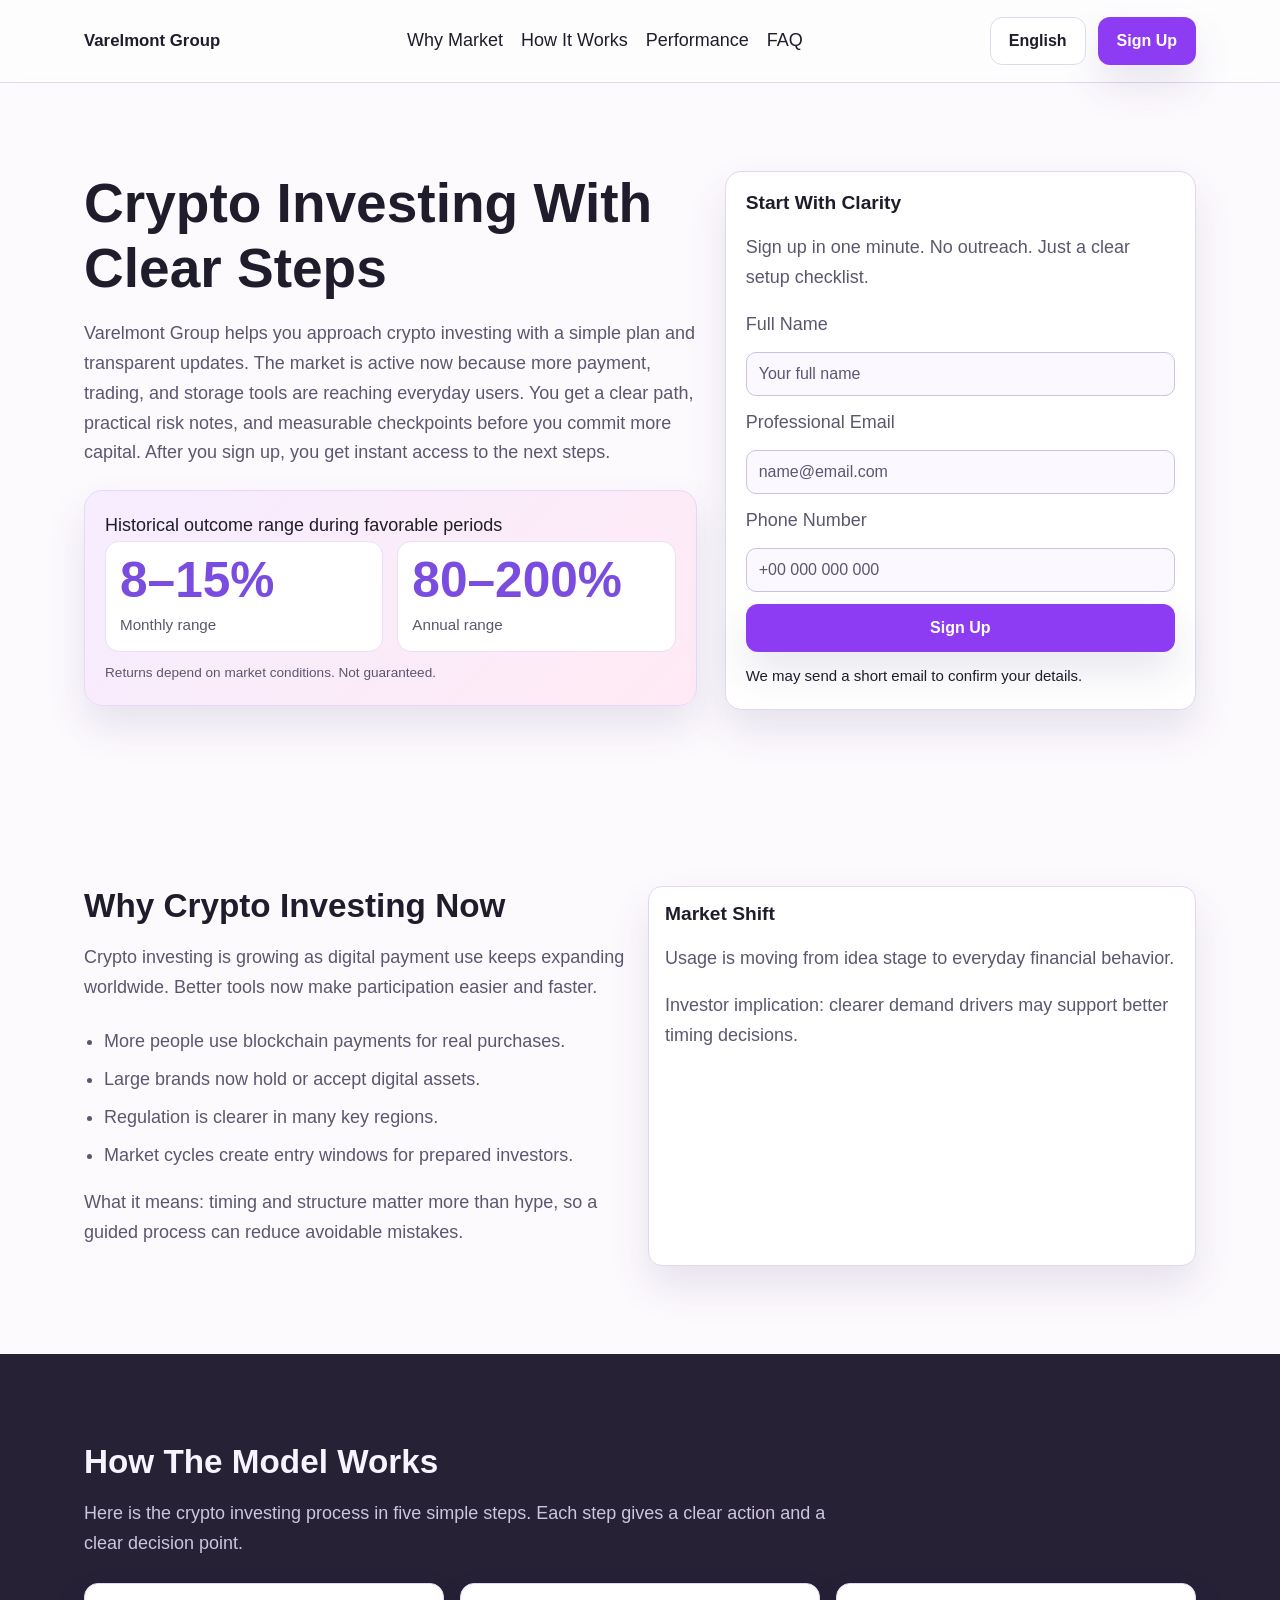
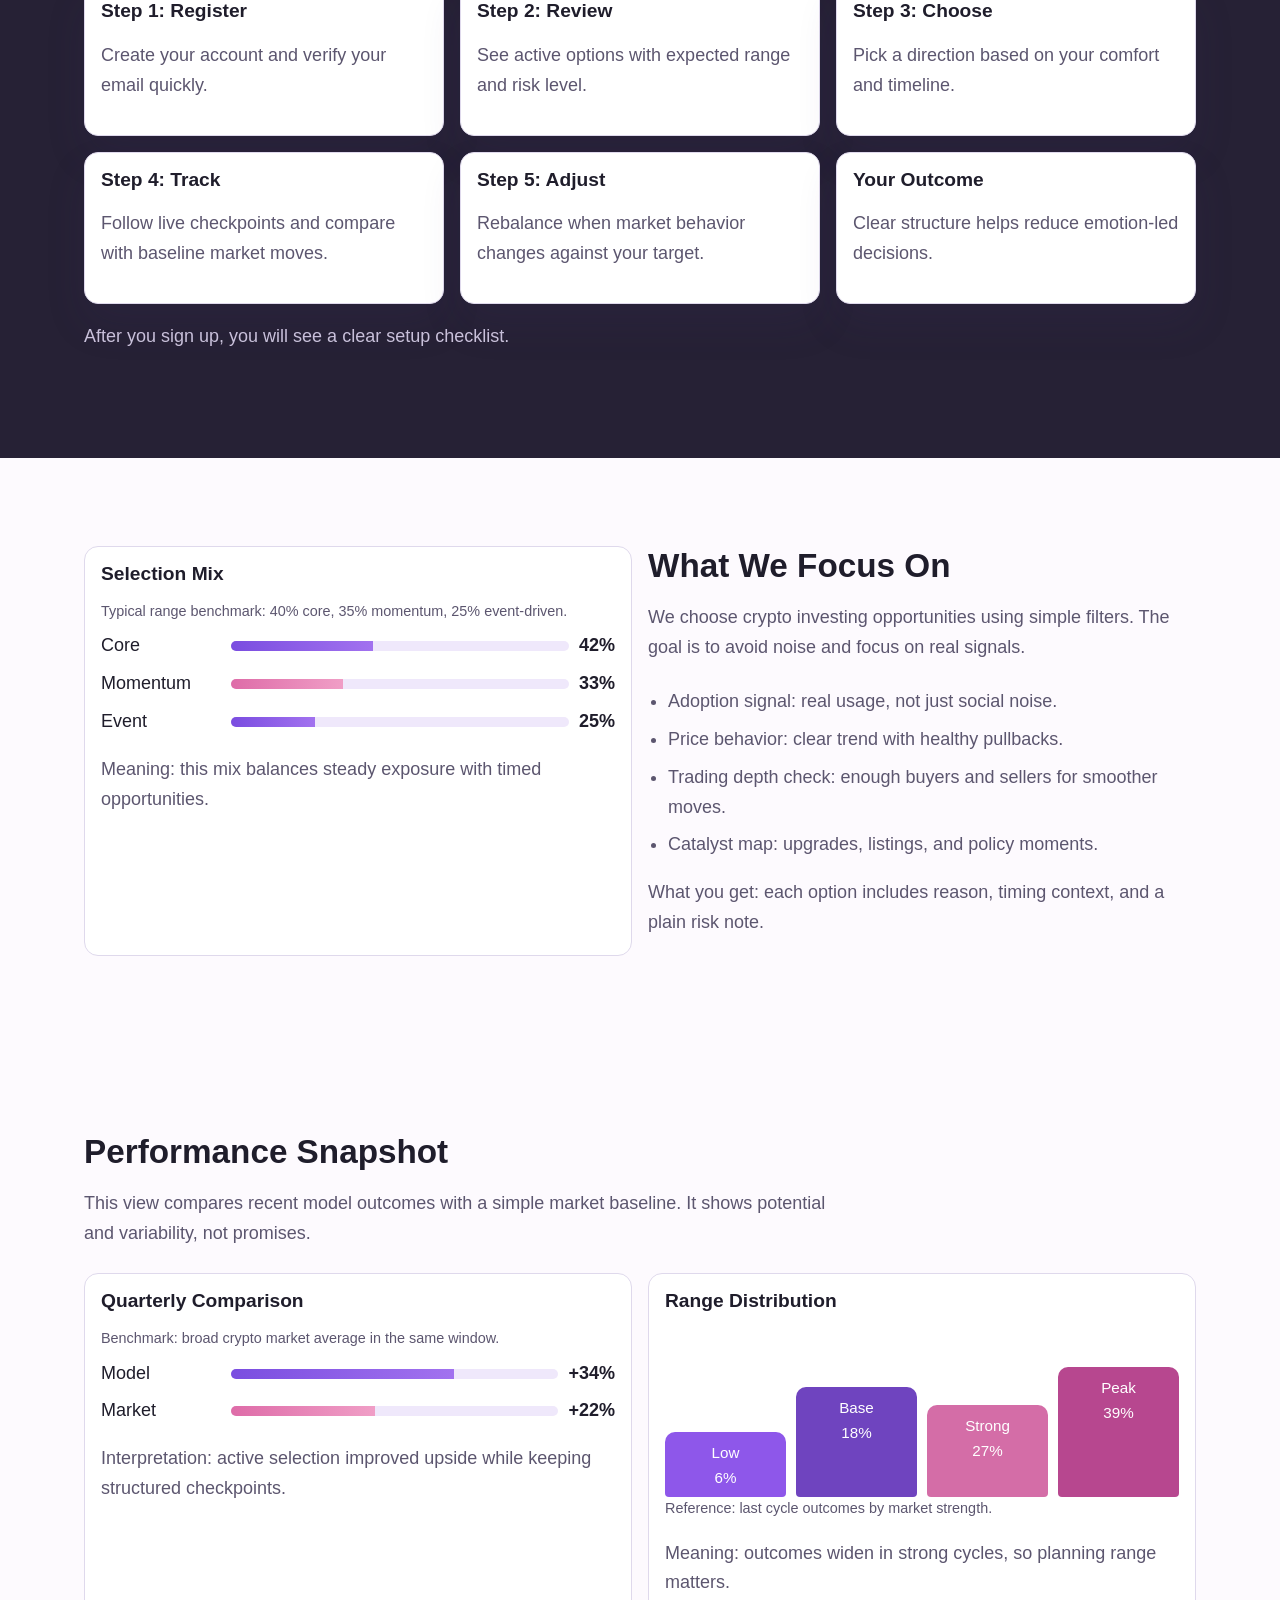
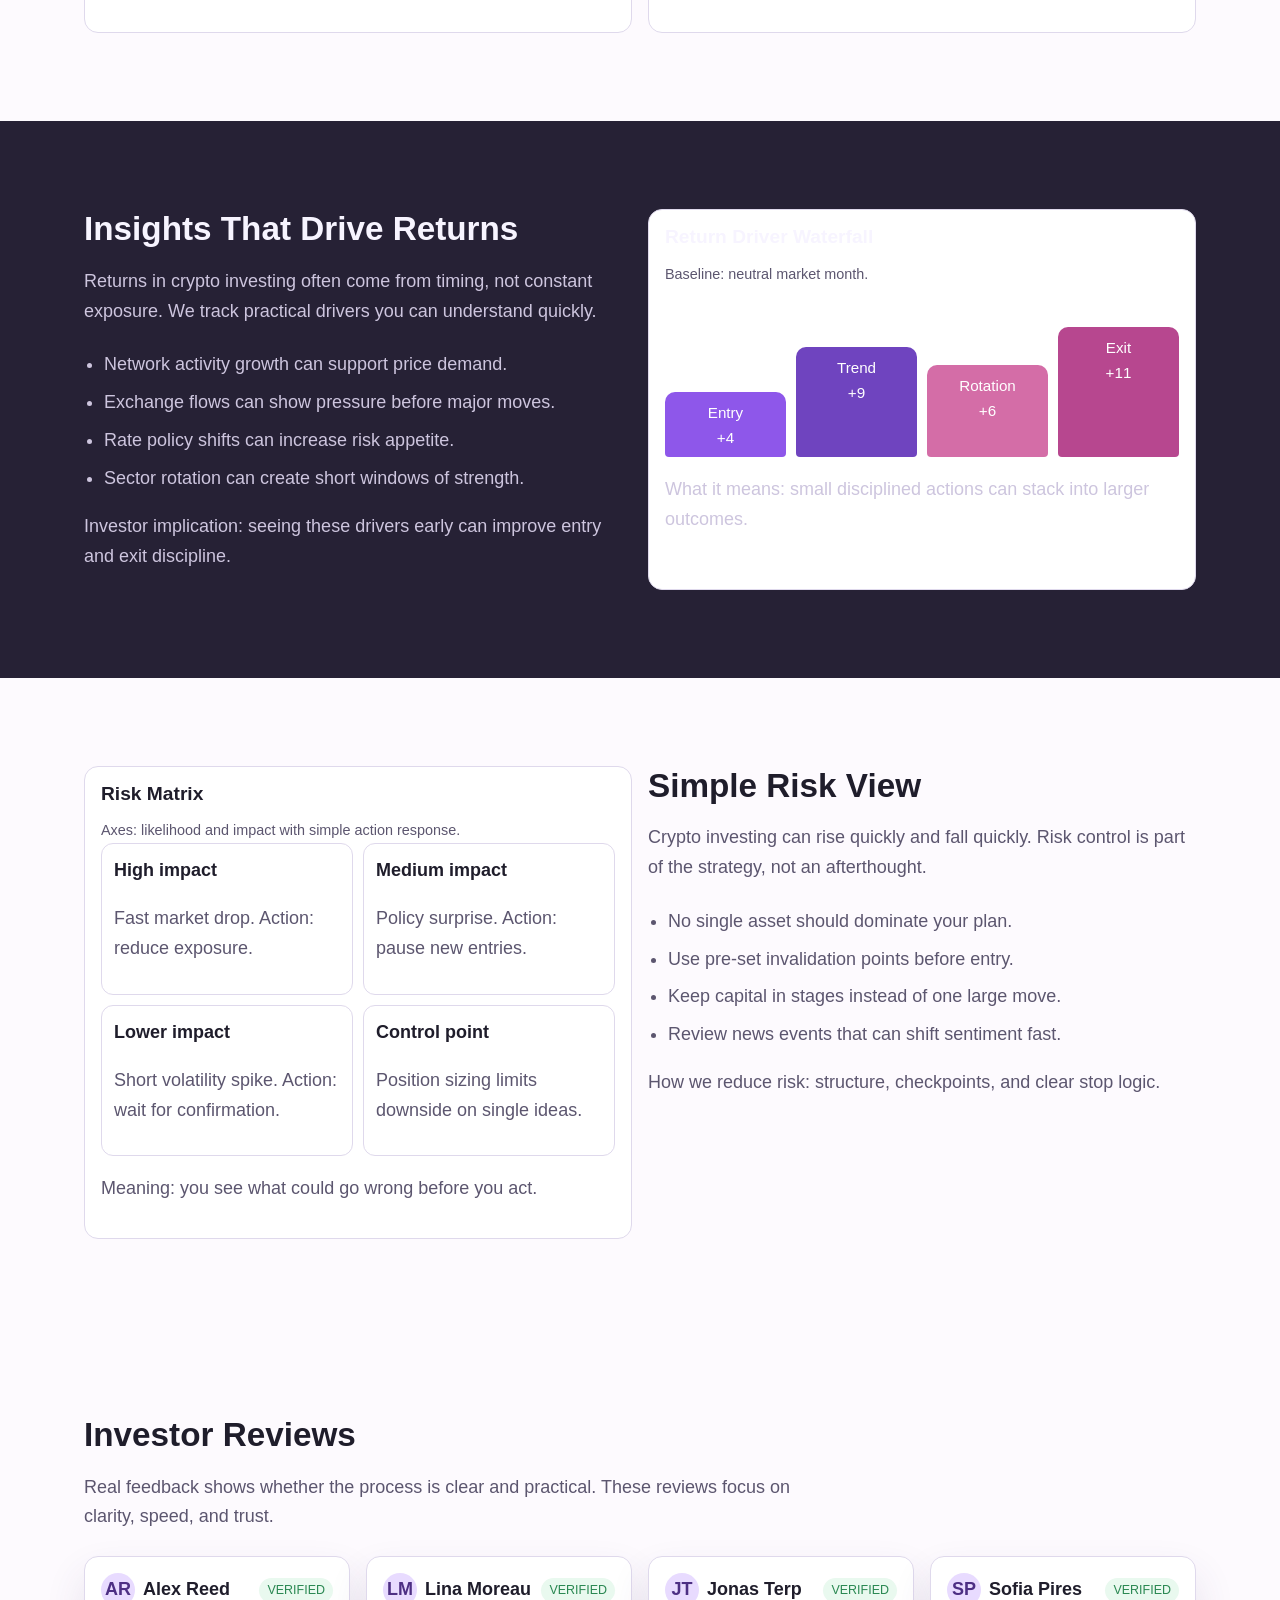
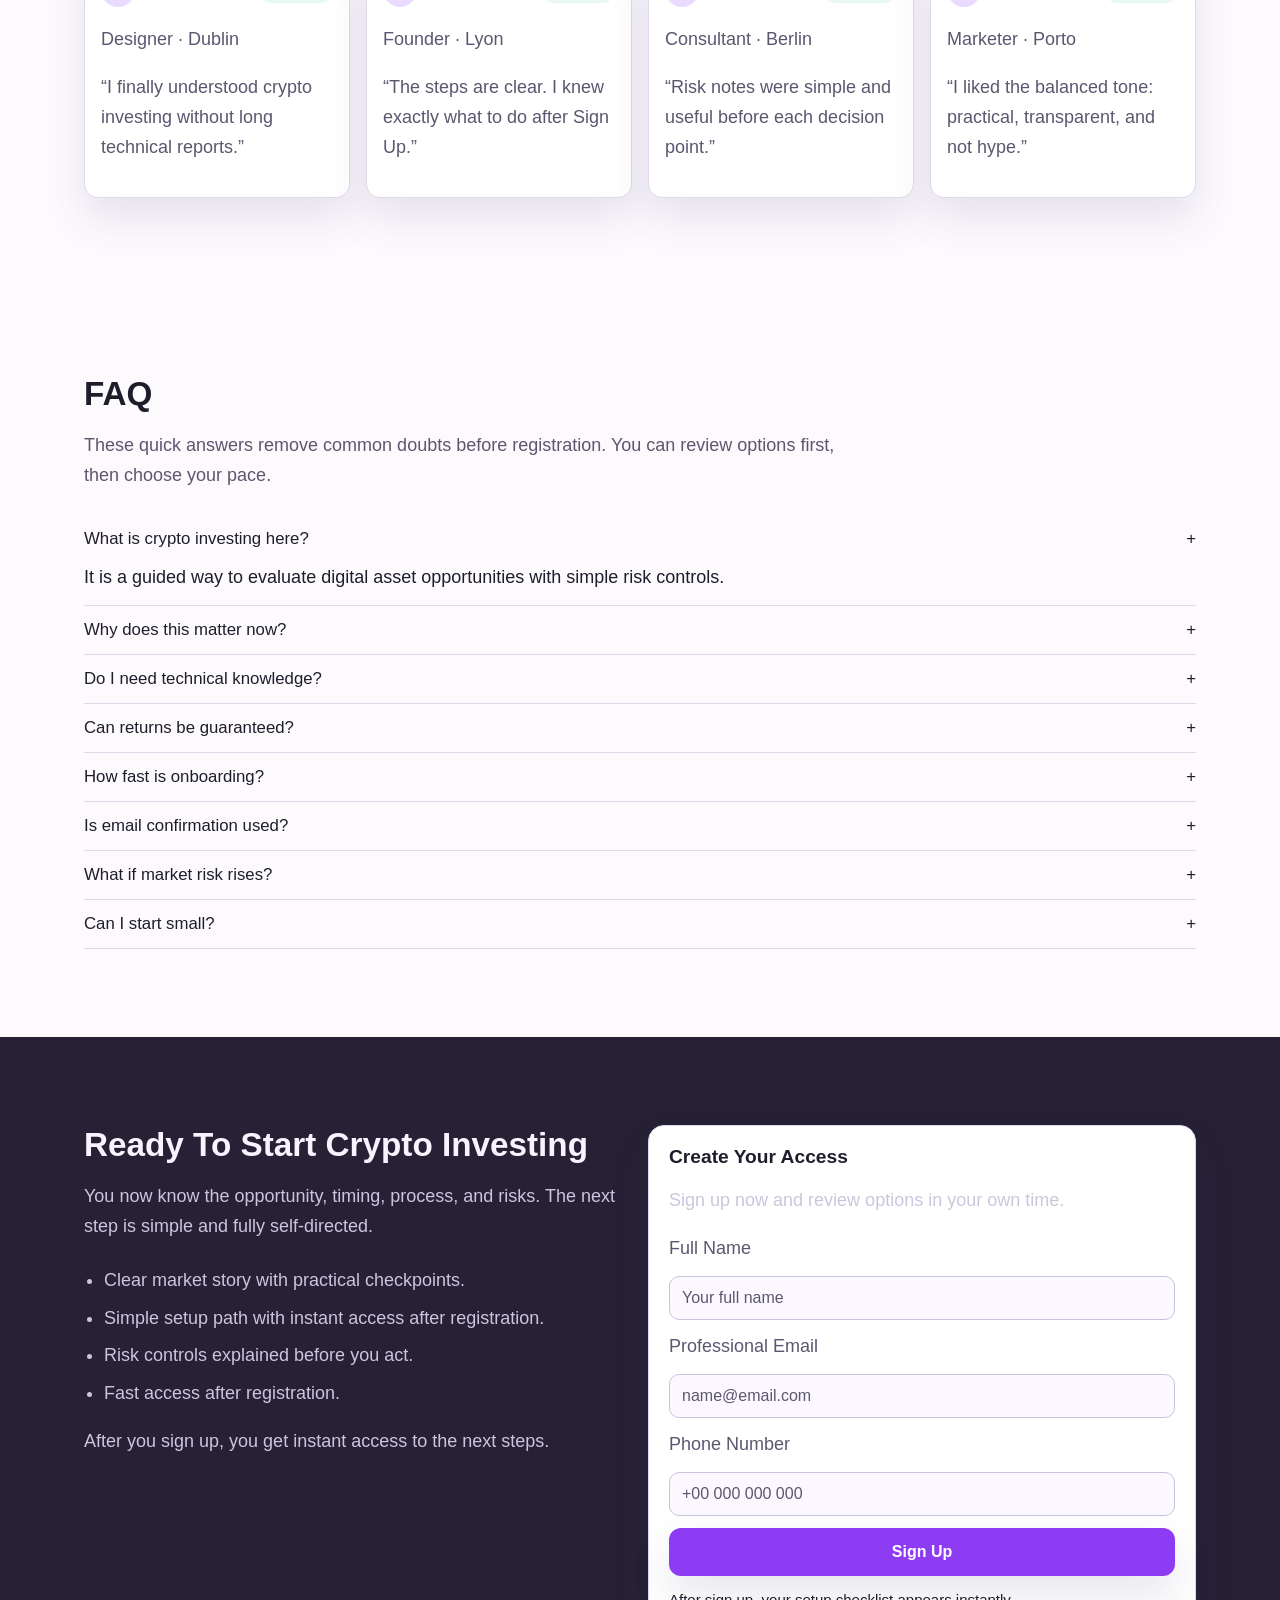
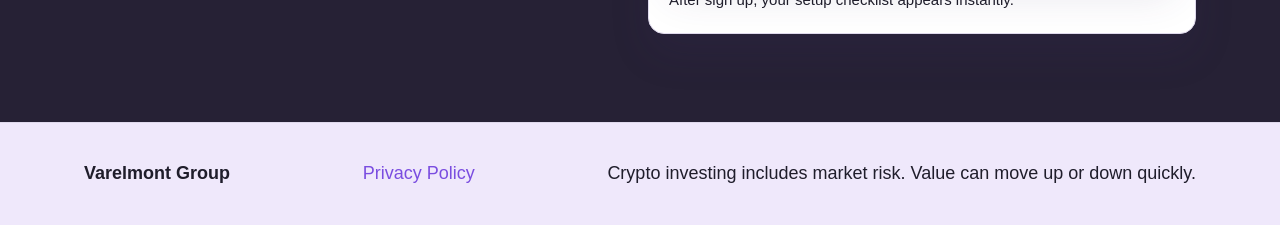
<file: index.html>
<!doctype html>
<html lang="en">
<head>
  <meta charset="UTF-8">
  <meta name="viewport" content="width=device-width, initial-scale=1.0">
  <title>Varelmont Group | Crypto Investing Clarity for Everyday Investors</title>
  <meta name="description" content="Simple crypto investing story from Varelmont Group. See how the model works, key risks, and what happens after Sign Up.">
  <link rel="canonical" href="https://www.varelmontgroup.com/">
  <link rel="alternate" hreflang="en" href="https://www.varelmontgroup.com/index.html"> <link rel="alternate" hreflang="de" href="https://www.varelmontgroup.com/de/index.html"> <link rel="alternate" hreflang="fr" href="https://www.varelmontgroup.com/fr/index.html"> <link rel="alternate" hreflang="es" href="https://www.varelmontgroup.com/es/index.html"> <link rel="alternate" hreflang="it" href="https://www.varelmontgroup.com/it/index.html"> <link rel="alternate" hreflang="tr" href="https://www.varelmontgroup.com/tr/index.html"> <link rel="alternate" hreflang="pt" href="https://www.varelmontgroup.com/pt/index.html"> <link rel="alternate" hreflang="ja" href="https://www.varelmontgroup.com/jp/index.html"> <link rel="alternate" hreflang="sk" href="https://www.varelmontgroup.com/sk/index.html"> <link rel="alternate" hreflang="nl-BE" href="https://www.varelmontgroup.com/be/index.html"> <link rel="alternate" hreflang="x-default" href="https://www.varelmontgroup.com/index.html">
  <meta property="og:title" content="Varelmont Group | Crypto Investing Clarity for Everyday Investors">
  <meta property="og:description" content="Simple crypto investing story from Varelmont Group. See how the model works, key risks, and what happens after Sign Up.">
  <meta property="og:type" content="website">
  <meta property="og:url" content="https://www.varelmontgroup.com/">
  <meta property="twitter:card" content="summary_large_image">
  <meta property="twitter:title" content="Varelmont Group | Crypto Investing Clarity for Everyday Investors">
  <meta property="twitter:description" content="Simple crypto investing story from Varelmont Group. See how the model works, key risks, and what happens after Sign Up.">
  <link rel="stylesheet" href="assets/style.css">
</head>
<body>
<header class="site-header">
  <div class="container header-inner">
    <a href="index.html" class="brand">Varelmont Group</a>
    <nav class="nav-links" aria-label="Primary navigation">
      <a href="#why-market">Why Market</a><a href="#model">How It Works</a><a href="#metrics">Performance</a><a href="#faq">FAQ</a>
    </nav>
    <div class="header-actions">
      <div class="lang-wrap">
        <button class="lang-pill" aria-label="Current language">English</button>
        <div class="lang-menu" role="menu" aria-label="Language selector"><a href="index.html"><svg class="flag" viewBox="0 0 18 12" aria-hidden="true"><rect width="18" height="12" fill="#0a3a9f"/><path d="M0 0L18 12M18 0L0 12" stroke="#fff" stroke-width="2"/><path d="M0 0L18 12M18 0L0 12" stroke="#d91f26" stroke-width="1"/><path d="M9 0v12M0 6h18" stroke="#fff" stroke-width="3"/><path d="M9 0v12M0 6h18" stroke="#d91f26" stroke-width="1.6"/></svg><span>English</span></a>
<a href="de/index.html"><svg class="flag" viewBox="0 0 18 12" aria-hidden="true"><rect width="18" height="4" fill="#111"/><rect y="4" width="18" height="4" fill="#c2171d"/><rect y="8" width="18" height="4" fill="#efc83b"/></svg><span>Deutsch</span></a>
<a href="fr/index.html"><svg class="flag" viewBox="0 0 18 12" aria-hidden="true"><rect width="6" height="12" fill="#1f4db5"/><rect x="6" width="6" height="12" fill="#fff"/><rect x="12" width="6" height="12" fill="#d92d34"/></svg><span>Français</span></a>
<a href="es/index.html"><svg class="flag" viewBox="0 0 18 12" aria-hidden="true"><rect width="18" height="12" fill="#f2cc3f"/><rect width="18" height="3" fill="#c9242a"/><rect y="9" width="18" height="3" fill="#c9242a"/></svg><span>Español</span></a>
<a href="it/index.html"><svg class="flag" viewBox="0 0 18 12" aria-hidden="true"><rect width="6" height="12" fill="#1f9649"/><rect x="6" width="6" height="12" fill="#fff"/><rect x="12" width="6" height="12" fill="#d4373d"/></svg><span>Italiano</span></a>
<a href="tr/index.html"><svg class="flag" viewBox="0 0 18 12" aria-hidden="true"><rect width="18" height="12" fill="#d11d2b"/><circle cx="8" cy="6" r="3.1" fill="#fff"/><circle cx="8.8" cy="6" r="2.3" fill="#d11d2b"/><circle cx="11.9" cy="6" r="1" fill="#fff"/></svg><span>Türkçe</span></a>
<a href="pt/index.html"><svg class="flag" viewBox="0 0 18 12" aria-hidden="true"><rect width="7" height="12" fill="#167a4a"/><rect x="7" width="11" height="12" fill="#c7323a"/><circle cx="7" cy="6" r="2" fill="#f2d15a"/></svg><span>Português</span></a>
<a href="jp/index.html"><svg class="flag" viewBox="0 0 18 12" aria-hidden="true"><rect width="18" height="12" fill="#fff"/><circle cx="9" cy="6" r="3" fill="#d12a34"/></svg><span>日本語</span></a>
<a href="sk/index.html"><svg class="flag" viewBox="0 0 18 12" aria-hidden="true"><rect width="18" height="4" fill="#fff"/><rect y="4" width="18" height="4" fill="#2154bb"/><rect y="8" width="18" height="4" fill="#d33740"/></svg><span>Slovak</span></a>
<a href="be/index.html"><svg class="flag" viewBox="0 0 18 12" aria-hidden="true"><rect width="6" height="12" fill="#161616"/><rect x="6" width="6" height="12" fill="#f2d146"/><rect x="12" width="6" height="12" fill="#cd343d"/></svg><span>Nederlands (BE)</span></a></div>
      </div>
      <a href="#signup" class="btn btn-primary">Sign Up</a>
      <button class="burger" aria-label="Open menu">☰</button>
    </div>
  </div>
</header>

<div class="mobile-drawer" aria-hidden="true">
  <aside class="drawer-panel" role="dialog" aria-label="Mobile menu">
    <div class="drawer-top"><strong>Menu</strong><button class="close-drawer" aria-label="Close menu">✕</button></div>
    <nav class="drawer-links">
      <a href="#why-market">Why Market</a><a href="#model">How It Works</a><a href="#focus">What We Focus On</a><a href="#metrics">Performance</a><a href="#insights">Insights</a><a href="#risk">Risk</a><a href="#reviews">Reviews</a><a href="#faq">FAQ</a>
    </nav>
    <div class="lang-wrap">
      <button class="lang-pill" aria-label="Current language">English</button>
      <div class="lang-menu" role="menu"><a href="index.html"><svg class="flag" viewBox="0 0 18 12" aria-hidden="true"><rect width="18" height="12" fill="#0a3a9f"/><path d="M0 0L18 12M18 0L0 12" stroke="#fff" stroke-width="2"/><path d="M0 0L18 12M18 0L0 12" stroke="#d91f26" stroke-width="1"/><path d="M9 0v12M0 6h18" stroke="#fff" stroke-width="3"/><path d="M9 0v12M0 6h18" stroke="#d91f26" stroke-width="1.6"/></svg><span>English</span></a>
<a href="de/index.html"><svg class="flag" viewBox="0 0 18 12" aria-hidden="true"><rect width="18" height="4" fill="#111"/><rect y="4" width="18" height="4" fill="#c2171d"/><rect y="8" width="18" height="4" fill="#efc83b"/></svg><span>Deutsch</span></a>
<a href="fr/index.html"><svg class="flag" viewBox="0 0 18 12" aria-hidden="true"><rect width="6" height="12" fill="#1f4db5"/><rect x="6" width="6" height="12" fill="#fff"/><rect x="12" width="6" height="12" fill="#d92d34"/></svg><span>Français</span></a>
<a href="es/index.html"><svg class="flag" viewBox="0 0 18 12" aria-hidden="true"><rect width="18" height="12" fill="#f2cc3f"/><rect width="18" height="3" fill="#c9242a"/><rect y="9" width="18" height="3" fill="#c9242a"/></svg><span>Español</span></a>
<a href="it/index.html"><svg class="flag" viewBox="0 0 18 12" aria-hidden="true"><rect width="6" height="12" fill="#1f9649"/><rect x="6" width="6" height="12" fill="#fff"/><rect x="12" width="6" height="12" fill="#d4373d"/></svg><span>Italiano</span></a>
<a href="tr/index.html"><svg class="flag" viewBox="0 0 18 12" aria-hidden="true"><rect width="18" height="12" fill="#d11d2b"/><circle cx="8" cy="6" r="3.1" fill="#fff"/><circle cx="8.8" cy="6" r="2.3" fill="#d11d2b"/><circle cx="11.9" cy="6" r="1" fill="#fff"/></svg><span>Türkçe</span></a>
<a href="pt/index.html"><svg class="flag" viewBox="0 0 18 12" aria-hidden="true"><rect width="7" height="12" fill="#167a4a"/><rect x="7" width="11" height="12" fill="#c7323a"/><circle cx="7" cy="6" r="2" fill="#f2d15a"/></svg><span>Português</span></a>
<a href="jp/index.html"><svg class="flag" viewBox="0 0 18 12" aria-hidden="true"><rect width="18" height="12" fill="#fff"/><circle cx="9" cy="6" r="3" fill="#d12a34"/></svg><span>日本語</span></a>
<a href="sk/index.html"><svg class="flag" viewBox="0 0 18 12" aria-hidden="true"><rect width="18" height="4" fill="#fff"/><rect y="4" width="18" height="4" fill="#2154bb"/><rect y="8" width="18" height="4" fill="#d33740"/></svg><span>Slovak</span></a>
<a href="be/index.html"><svg class="flag" viewBox="0 0 18 12" aria-hidden="true"><rect width="6" height="12" fill="#161616"/><rect x="6" width="6" height="12" fill="#f2d146"/><rect x="12" width="6" height="12" fill="#cd343d"/></svg><span>Nederlands (BE)</span></a></div>
    </div>
    <a href="#signup" class="btn btn-primary">Sign Up</a>
  </aside>
</div>

<main>
<section class="section light" id="hero">
  <div class="container hero-grid">
    <div>
      <h1>Crypto Investing With Clear Steps</h1>
      <p>Varelmont Group helps you approach crypto investing with a simple plan and transparent updates. The market is active now because more payment, trading, and storage tools are reaching everyday users. You get a clear path, practical risk notes, and measurable checkpoints before you commit more capital. After you sign up, you get instant access to the next steps.</p>
      <div class="performance-panel" aria-label="Performance range">
        <div class="muted">Historical outcome range during favorable periods</div>
        <div class="perf-grid">
          <div class="perf-item"><div class="perf-number">8–15%</div><div class="perf-label">Monthly range</div></div>
          <div class="perf-item"><div class="perf-number">80–200%</div><div class="perf-label">Annual range</div></div>
        </div>
        <div class="perf-note">Returns depend on market conditions. Not guaranteed.</div>
      </div>
    </div>
    <aside class="form-card" id="signup">
      <h3 class="form-title">Start With Clarity</h3>
      <p class="form-sub">Sign up in one minute. No outreach. Just a clear setup checklist.</p>
      <div class="form-body">
        <label for="name1">Full Name</label><input id="name1" name="name" autocomplete="name" placeholder="Your full name">
        <label for="email1">Professional Email</label><input id="email1" type="email" name="email" autocomplete="email" placeholder="name@email.com">
        <label for="phone1">Phone Number</label><input id="phone1" name="phone" autocomplete="tel" placeholder="+00 000 000 000">
        <button class="btn btn-primary">Sign Up</button>
        <small class="muted">We may send a short email to confirm your details.</small>
      </div>
    </aside>
  </div>
</section>

<section class="section light" id="why-market">
  <div class="container grid-2">
    <div>
      <h2>Why Crypto Investing Now</h2>
      <p class="small-intro">Crypto investing is growing as digital payment use keeps expanding worldwide. Better tools now make participation easier and faster.</p>
      <ul class="bullet-list"><li>More people use blockchain payments for real purchases.</li><li>Large brands now hold or accept digital assets.</li><li>Regulation is clearer in many key regions.</li><li>Market cycles create entry windows for prepared investors.</li></ul>
      <p>What it means: timing and structure matter more than hype, so a guided process can reduce avoidable mistakes.</p>
    </div>
    <div class="card"><h3>Market Shift</h3><p>Usage is moving from idea stage to everyday financial behavior.</p><p class="muted">Investor implication: clearer demand drivers may support better timing decisions.</p></div>
  </div>
</section>

<section class="section dark" id="model">
  <div class="container">
    <h2>How The Model Works</h2>
    <p class="small-intro">Here is the crypto investing process in five simple steps. Each step gives a clear action and a clear decision point.</p>
    <div class="grid-3">
      <div class="card"><h3>Step 1: Register</h3><p>Create your account and verify your email quickly.</p></div>
      <div class="card"><h3>Step 2: Review</h3><p>See active options with expected range and risk level.</p></div>
      <div class="card"><h3>Step 3: Choose</h3><p>Pick a direction based on your comfort and timeline.</p></div>
      <div class="card"><h3>Step 4: Track</h3><p>Follow live checkpoints and compare with baseline market moves.</p></div>
      <div class="card"><h3>Step 5: Adjust</h3><p>Rebalance when market behavior changes against your target.</p></div>
      <div class="card"><h3>Your Outcome</h3><p>Clear structure helps reduce emotion-led decisions.</p></div>
    </div>
    <p>After you sign up, you will see a clear setup checklist.</p>
  </div>
</section>

<section class="section light" id="focus">
  <div class="container grid-2">
    <div class="chart-box">
      <h3>Selection Mix</h3>
      <div class="benchmark">Typical range benchmark: 40% core, 35% momentum, 25% event-driven.</div>
      <div class="compare-row"><span>Core</span><div class="bar-track"><div class="bar-fill-a" style="width:42%"></div></div><strong>42%</strong></div>
      <div class="compare-row"><span>Momentum</span><div class="bar-track"><div class="bar-fill-b" style="width:33%"></div></div><strong>33%</strong></div>
      <div class="compare-row"><span>Event</span><div class="bar-track"><div class="bar-fill-a" style="width:25%"></div></div><strong>25%</strong></div>
      <p>Meaning: this mix balances steady exposure with timed opportunities.</p>
    </div>
    <div>
      <h2>What We Focus On</h2>
      <p class="small-intro">We choose crypto investing opportunities using simple filters. The goal is to avoid noise and focus on real signals.</p>
      <ul class="bullet-list"><li>Adoption signal: real usage, not just social noise.</li><li>Price behavior: clear trend with healthy pullbacks.</li><li>Trading depth check: enough buyers and sellers for smoother moves.</li><li>Catalyst map: upgrades, listings, and policy moments.</li></ul>
      <p>What you get: each option includes reason, timing context, and a plain risk note.</p>
    </div>
  </div>
</section>

<section class="section light" id="metrics">
  <div class="container">
    <h2>Performance Snapshot</h2>
    <p class="small-intro">This view compares recent model outcomes with a simple market baseline. It shows potential and variability, not promises.</p>
    <div class="grid-2">
      <div class="chart-box">
        <h3>Quarterly Comparison</h3>
        <div class="benchmark">Benchmark: broad crypto market average in the same window.</div>
        <div class="compare-row"><span>Model</span><div class="bar-track"><div class="bar-fill-a" style="width:68%"></div></div><strong>+34%</strong></div>
        <div class="compare-row"><span>Market</span><div class="bar-track"><div class="bar-fill-b" style="width:44%"></div></div><strong>+22%</strong></div>
        <p>Interpretation: active selection improved upside while keeping structured checkpoints.</p>
      </div>
      <div class="chart-box">
        <h3>Range Distribution</h3>
        <div class="waterfall">
          <div class="step-col step-1">Low<br>6%</div>
          <div class="step-col step-2">Base<br>18%</div>
          <div class="step-col step-3">Strong<br>27%</div>
          <div class="step-col step-4">Peak<br>39%</div>
        </div>
        <div class="benchmark">Reference: last cycle outcomes by market strength.</div>
        <p>Meaning: outcomes widen in strong cycles, so planning range matters.</p>
      </div>
    </div>
  </div>
</section>

<section class="section dark" id="insights">
  <div class="container grid-2">
    <div>
      <h2>Insights That Drive Returns</h2>
      <p class="small-intro">Returns in crypto investing often come from timing, not constant exposure. We track practical drivers you can understand quickly.</p>
      <ul class="bullet-list"><li>Network activity growth can support price demand.</li><li>Exchange flows can show pressure before major moves.</li><li>Rate policy shifts can increase risk appetite.</li><li>Sector rotation can create short windows of strength.</li></ul>
      <p>Investor implication: seeing these drivers early can improve entry and exit discipline.</p>
    </div>
    <div class="chart-box">
      <h3>Return Driver Waterfall</h3>
      <div class="benchmark">Baseline: neutral market month.</div>
      <div class="waterfall"><div class="step-col step-1">Entry<br>+4</div><div class="step-col step-2">Trend<br>+9</div><div class="step-col step-3">Rotation<br>+6</div><div class="step-col step-4">Exit<br>+11</div></div>
      <p>What it means: small disciplined actions can stack into larger outcomes.</p>
    </div>
  </div>
</section>

<section class="section light" id="risk">
  <div class="container grid-2">
    <div class="chart-box">
      <h3>Risk Matrix</h3>
      <div class="benchmark">Axes: likelihood and impact with simple action response.</div>
      <div class="matrix">
        <div class="cell"><strong>High impact</strong><p>Fast market drop. Action: reduce exposure.</p></div>
        <div class="cell"><strong>Medium impact</strong><p>Policy surprise. Action: pause new entries.</p></div>
        <div class="cell"><strong>Lower impact</strong><p>Short volatility spike. Action: wait for confirmation.</p></div>
        <div class="cell"><strong>Control point</strong><p>Position sizing limits downside on single ideas.</p></div>
      </div>
      <p>Meaning: you see what could go wrong before you act.</p>
    </div>
    <div>
      <h2>Simple Risk View</h2>
      <p class="small-intro">Crypto investing can rise quickly and fall quickly. Risk control is part of the strategy, not an afterthought.</p>
      <ul class="bullet-list"><li>No single asset should dominate your plan.</li><li>Use pre-set invalidation points before entry.</li><li>Keep capital in stages instead of one large move.</li><li>Review news events that can shift sentiment fast.</li></ul>
      <p>How we reduce risk: structure, checkpoints, and clear stop logic.</p>
    </div>
  </div>
</section>

<section class="section light" id="reviews">
  <div class="container">
    <h2>Investor Reviews</h2>
    <p class="small-intro">Real feedback shows whether the process is clear and practical. These reviews focus on clarity, speed, and trust.</p>
    <div class="grid-4">
      <article class="card"><div class="review-head"><div class="review-id"><span class="avatar">AR</span><strong>Alex Reed</strong></div><span class="verified">VERIFIED</span></div><p class="muted">Designer · Dublin</p><p>“I finally understood crypto investing without long technical reports.”</p></article>
      <article class="card"><div class="review-head"><div class="review-id"><span class="avatar">LM</span><strong>Lina Moreau</strong></div><span class="verified">VERIFIED</span></div><p class="muted">Founder · Lyon</p><p>“The steps are clear. I knew exactly what to do after Sign Up.”</p></article>
      <article class="card"><div class="review-head"><div class="review-id"><span class="avatar">JT</span><strong>Jonas Terp</strong></div><span class="verified">VERIFIED</span></div><p class="muted">Consultant · Berlin</p><p>“Risk notes were simple and useful before each decision point.”</p></article>
      <article class="card"><div class="review-head"><div class="review-id"><span class="avatar">SP</span><strong>Sofia Pires</strong></div><span class="verified">VERIFIED</span></div><p class="muted">Marketer · Porto</p><p>“I liked the balanced tone: practical, transparent, and not hype.”</p></article>
    </div>
  </div>
</section>

<section class="section light" id="faq">
  <div class="container">
    <h2>FAQ</h2>
    <p class="small-intro">These quick answers remove common doubts before registration. You can review options first, then choose your pace.</p>
    <div class="faq-item open"><button class="faq-btn" aria-expanded="true">What is crypto investing here?<span>+</span></button><div class="faq-answer">It is a guided way to evaluate digital asset opportunities with simple risk controls.</div></div>
    <div class="faq-item"><button class="faq-btn">Why does this matter now?<span>+</span></button><div class="faq-answer">Adoption and infrastructure are improving, creating clearer market cycles and entry windows.</div></div>
    <div class="faq-item"><button class="faq-btn">Do I need technical knowledge?<span>+</span></button><div class="faq-answer">No. Every key step uses plain language and practical examples.</div></div>
    <div class="faq-item"><button class="faq-btn">Can returns be guaranteed?<span>+</span></button><div class="faq-answer">No. Returns depend on market conditions and can vary.</div></div>
    <div class="faq-item"><button class="faq-btn">How fast is onboarding?<span>+</span></button><div class="faq-answer">After you sign up, you can review the options and choose what to do next.</div></div>
    <div class="faq-item"><button class="faq-btn">Is email confirmation used?<span>+</span></button><div class="faq-answer">We may send a short email to confirm your details.</div></div>
    <div class="faq-item"><button class="faq-btn">What if market risk rises?<span>+</span></button><div class="faq-answer">The process uses staged entries and predefined exit logic to limit downside decisions.</div></div>
    <div class="faq-item"><button class="faq-btn">Can I start small?<span>+</span></button><div class="faq-answer">Yes. You can begin with a smaller amount and scale only when comfortable.</div></div>
  </div>
</section>

<section class="section dark" id="final-cta">
  <div class="container grid-2">
    <div>
      <h2>Ready To Start Crypto Investing</h2>
      <p class="small-intro">You now know the opportunity, timing, process, and risks. The next step is simple and fully self-directed.</p>
      <ul class="bullet-list"><li>Clear market story with practical checkpoints.</li><li>Simple setup path with instant access after registration.</li><li>Risk controls explained before you act.</li><li>Fast access after registration.</li></ul>
      <p>After you sign up, you get instant access to the next steps.</p>
    </div>
    <aside class="form-card">
      <h3>Create Your Access</h3>
      <p class="form-sub">Sign up now and review options in your own time.</p>
      <div class="form-body">
        <label for="name2">Full Name</label><input id="name2" name="name2" autocomplete="name" placeholder="Your full name">
        <label for="email2">Professional Email</label><input id="email2" type="email" name="email2" autocomplete="email" placeholder="name@email.com">
        <label for="phone2">Phone Number</label><input id="phone2" name="phone2" autocomplete="tel" placeholder="+00 000 000 000">
        <button class="btn btn-primary">Sign Up</button>
        <small class="muted">After sign up, your setup checklist appears instantly.</small>
      </div>
    </aside>
  </div>
</section>
</main>

<footer>
  <div class="container footer-inner">
    <strong>Varelmont Group</strong>
    <a href="#" data-open-privacy>Privacy Policy</a>
    <span>Crypto investing includes market risk. Value can move up or down quickly.</span>
  </div>
</footer>

<div class="modal" id="privacyModal" aria-hidden="true">
  <div class="modal-card" role="dialog" aria-modal="true" aria-label="Privacy Policy">
    <div class="modal-top"><h2>Privacy Policy</h2><button class="modal-close-x" data-close-privacy aria-label="Close policy">✕</button></div>
    <h3>Introduction</h3><p>We explain what data we collect and why in clear language.</p>
    <h3>Data collection</h3><p>We collect name, email, phone, usage logs, and form actions.</p>
    <h3>Legal basis</h3><p>We process data for service delivery, security, and legal duties.</p>
    <h3>Cookies</h3><p>Cookies help session stability, traffic analysis, and fraud prevention.</p>
    <h3>Retention</h3><p>We keep data only as long as needed for service and legal records.</p>
    <h3>Third-party sharing</h3><p>We share limited data with vetted providers for hosting and email delivery.</p>
    <h3>Security</h3><p>We use access controls, encryption, and monitoring to protect data.</p>
    <h3>User rights</h3><p>You can request access, correction, deletion, or usage limits where allowed.</p>
    <h3>International transfers</h3><p>Some providers process data across borders under contractual protections.</p>
    <h3>Industry risk disclosure</h3><p>Digital asset markets are volatile and can change quickly with policy shifts.</p>
    <h3>Contact</h3><p>For privacy questions, email privacy@varelmontgroup.com.</p>
    <div class="modal-foot"><button class="modal-close-btn" data-close-privacy>Close</button></div>
  </div>
</div>

<script type="application/ld+json">{"@context":"https://schema.org","@graph":[{"@type":"Organization","name":"Varelmont Group","url":"https://www.varelmontgroup.com/"},{"@type":"WebSite","name":"Varelmont Group","url":"https://www.varelmontgroup.com/"},{"@type":"FAQPage","mainEntity":[{"@type":"Question","name":"What is crypto investing here?","acceptedAnswer":{"@type":"Answer","text":"A guided way to evaluate digital asset opportunities with simple risk controls."}},{"@type":"Question","name":"Can returns be guaranteed?","acceptedAnswer":{"@type":"Answer","text":"No. Returns depend on market conditions and can vary."}}]},{"@type":"Review","author":{"@type":"Person","name":"Alex Reed"},"reviewRating":{"@type":"Rating","ratingValue":"5"},"reviewBody":"I finally understood crypto investing without long technical reports."}]}</script>
<script src="assets/app.js" defer></script>
</body>
</html>
</file>
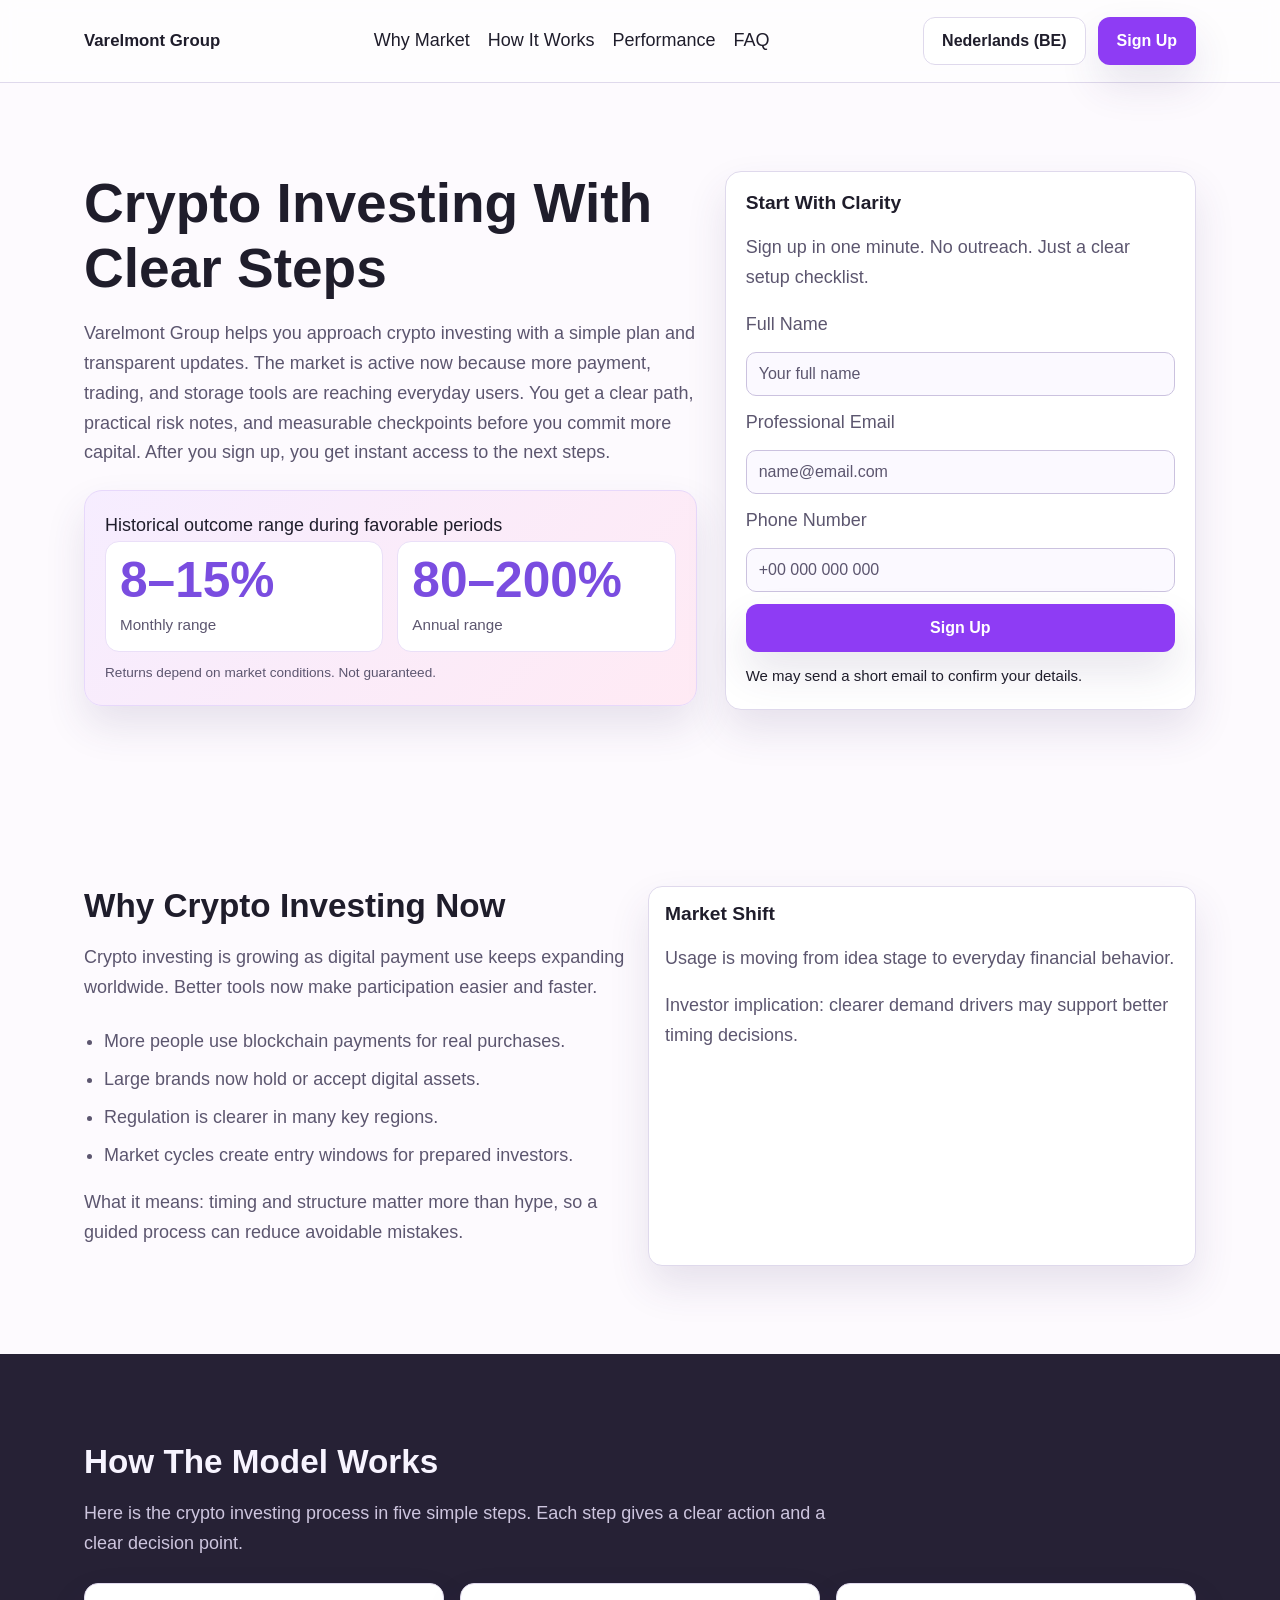
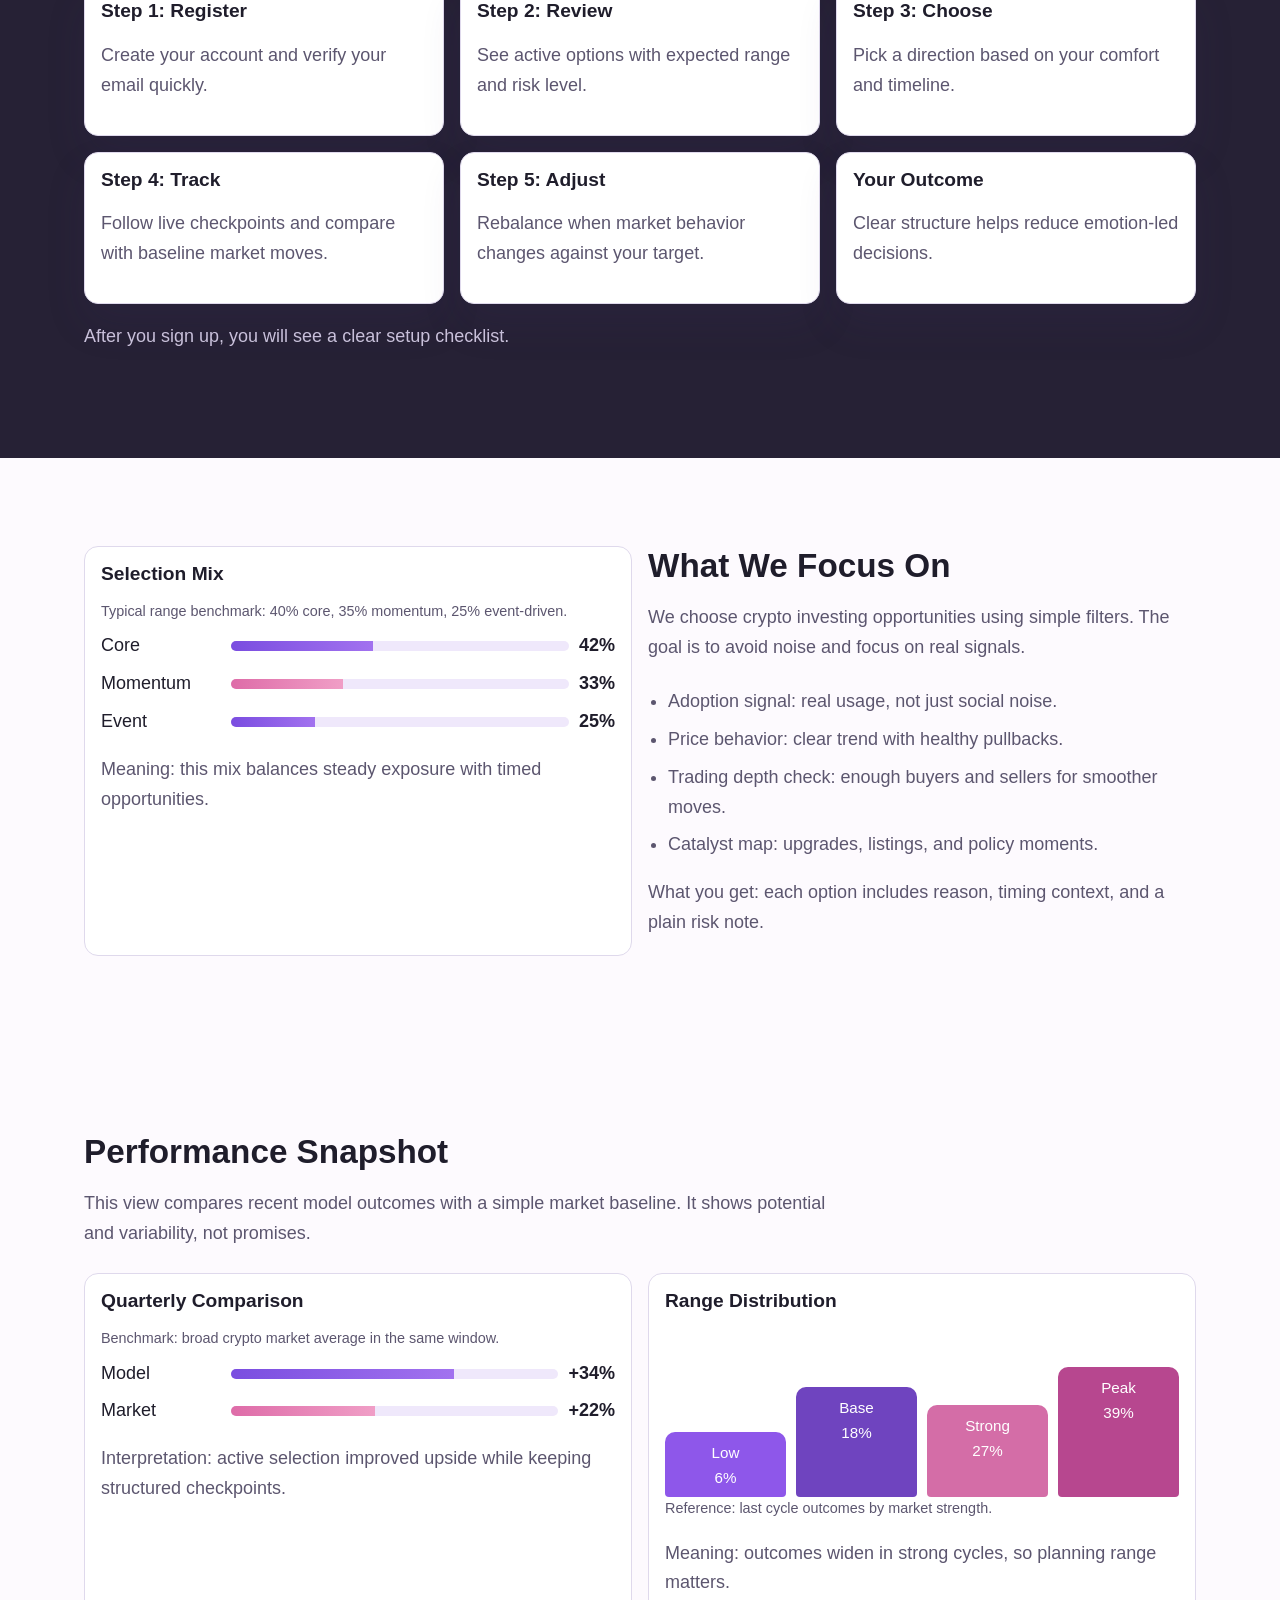
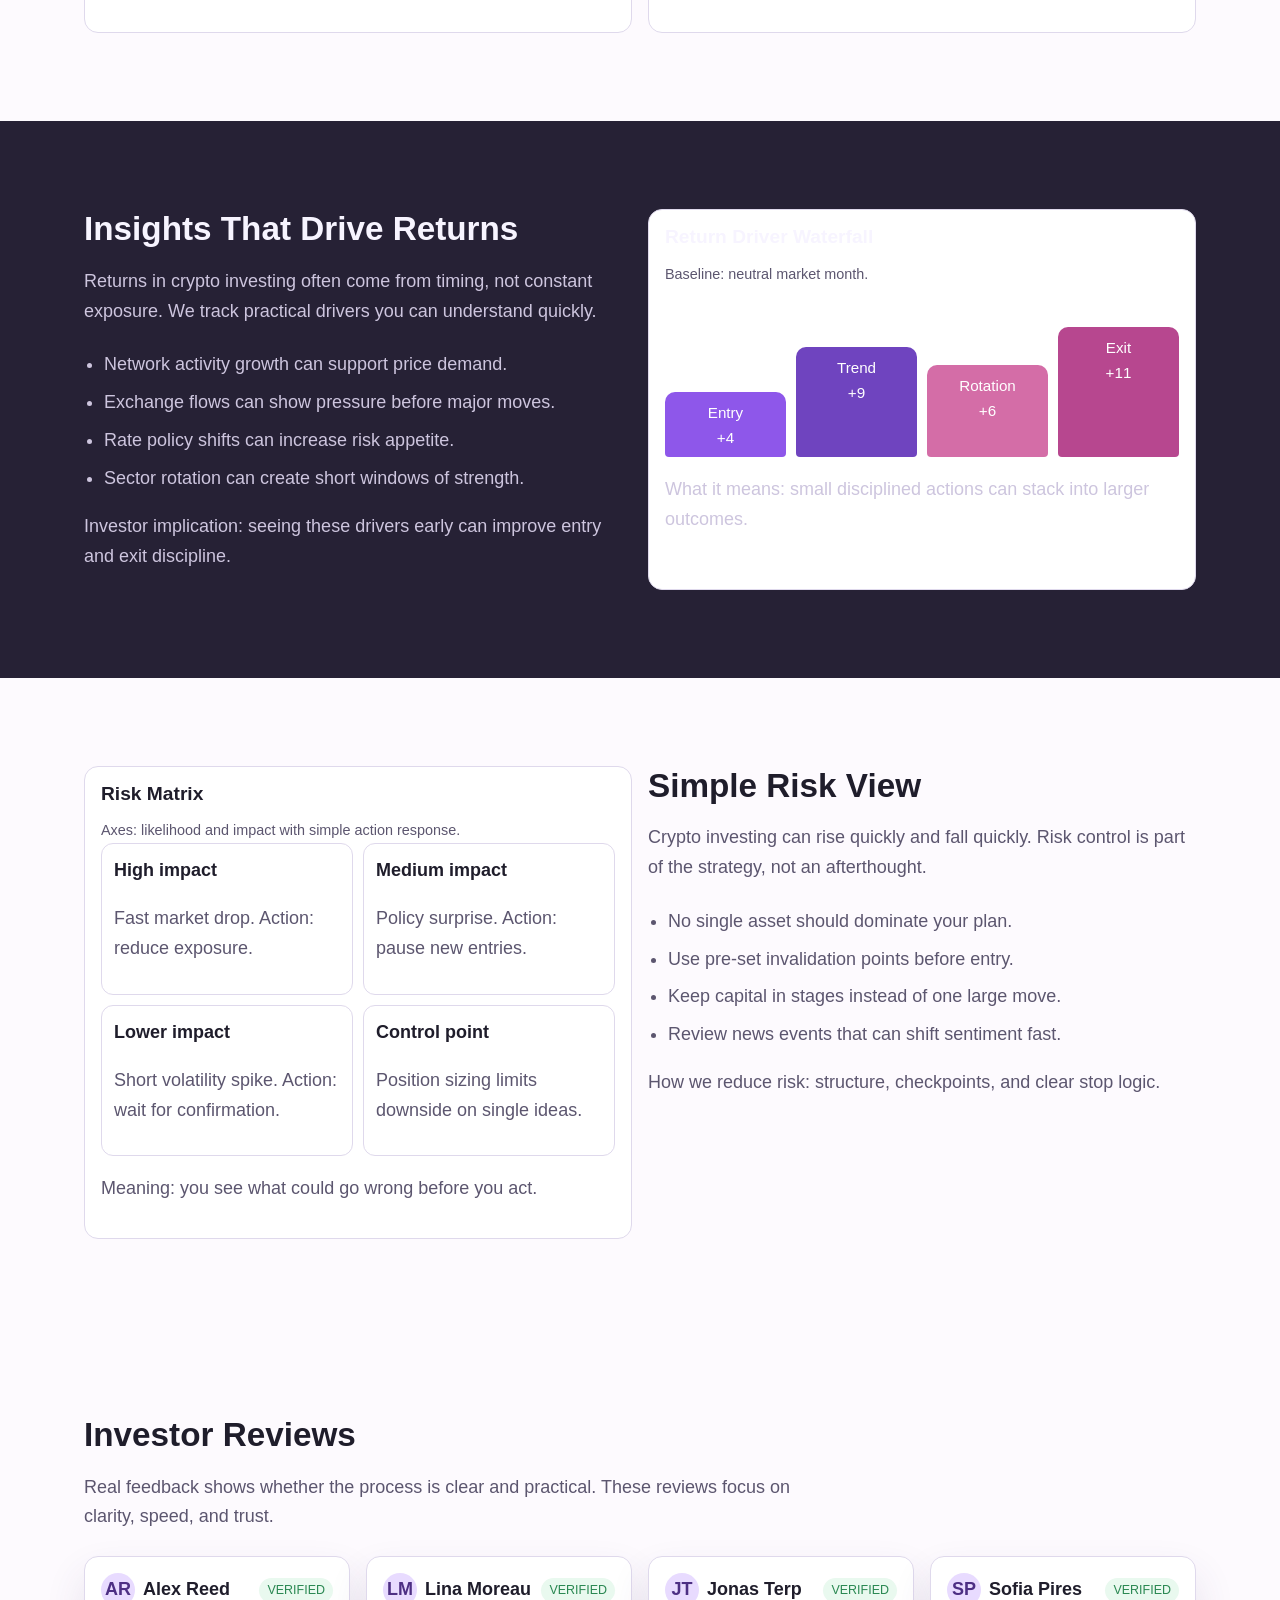
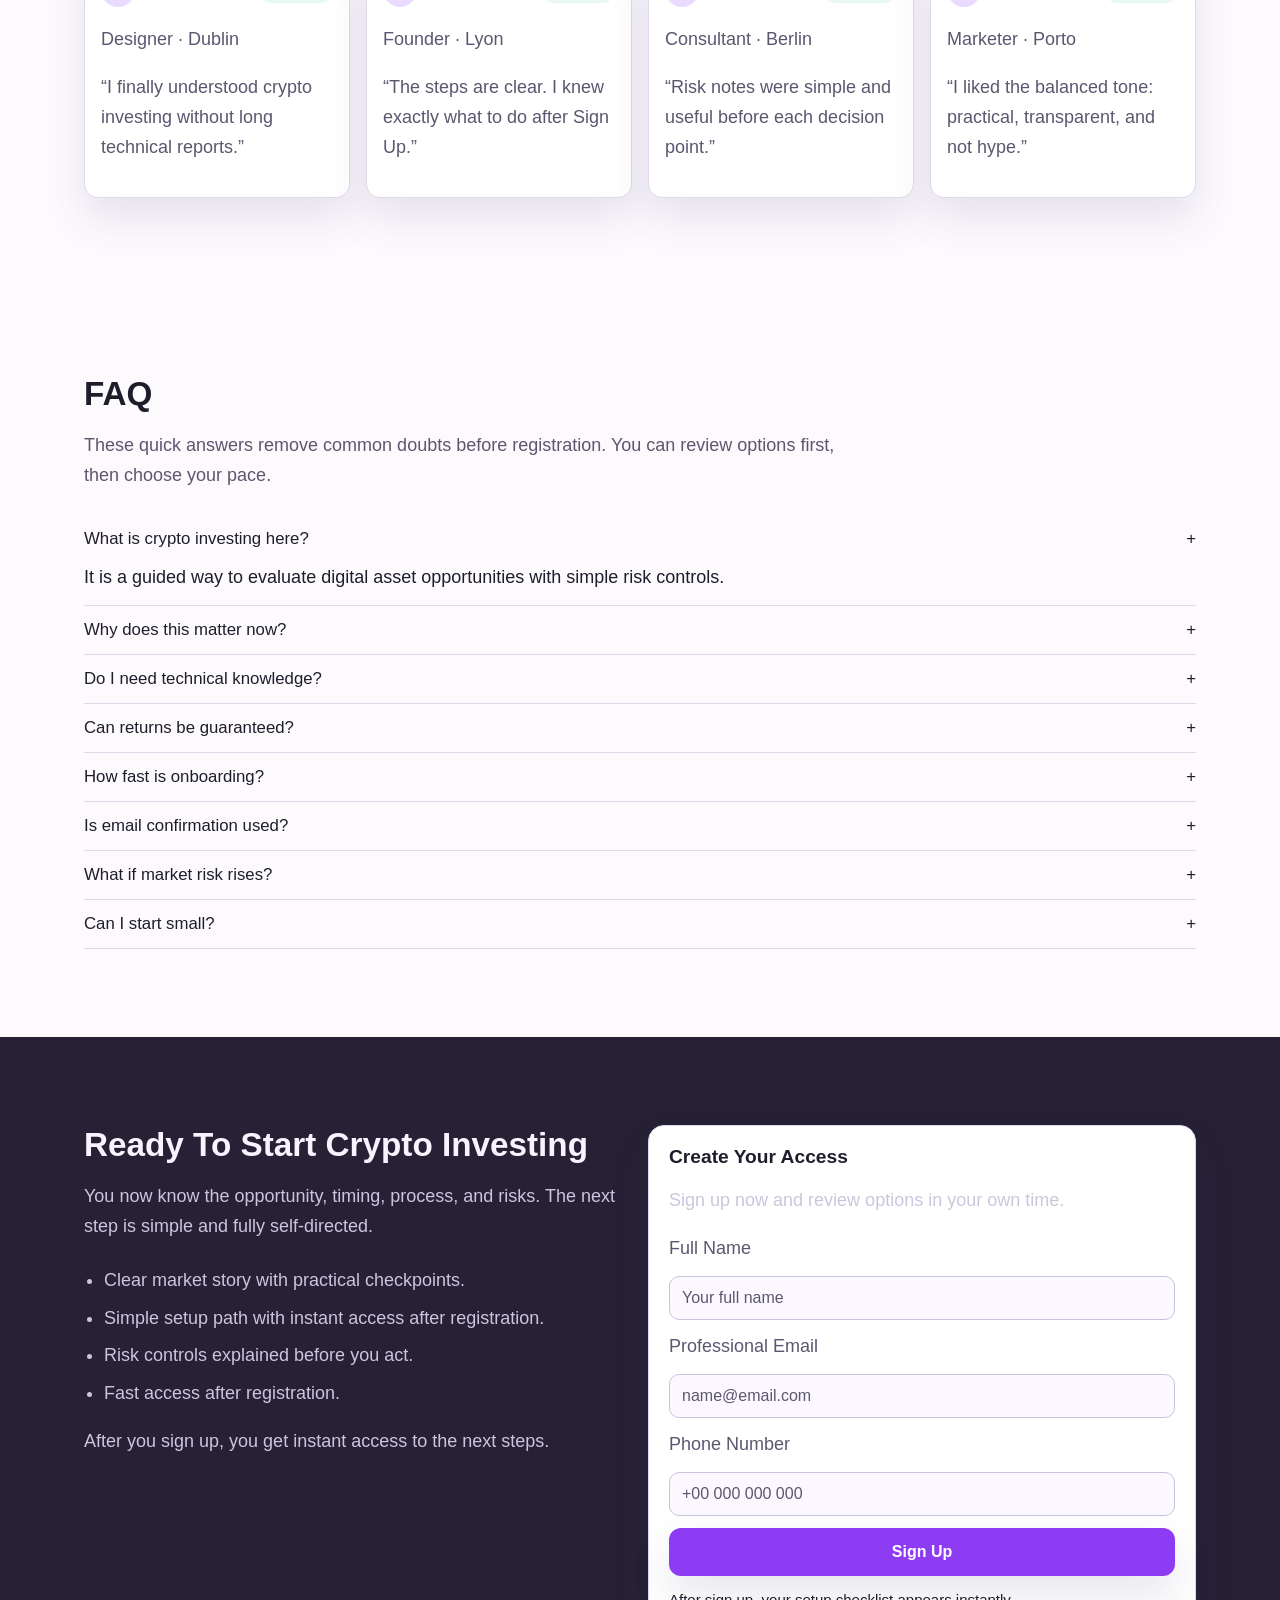
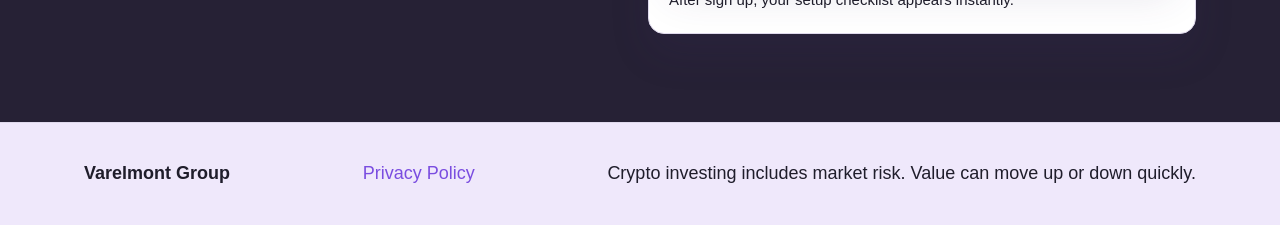
<file: be/index.html>
<!doctype html>
<html lang="en">
<head>
  <meta charset="UTF-8">
  <meta name="viewport" content="width=device-width, initial-scale=1.0">
  <title>Varelmont Group BE | Crypto Investing Path</title>
  <meta name="description" content="English content for Nederlands (BE) route presenting crypto investing value and setup checklist.">
  <link rel="canonical" href="https://www.varelmontgroup.com/be/index.html">
  <link rel="alternate" hreflang="en" href="https://www.varelmontgroup.com/index.html"> <link rel="alternate" hreflang="de" href="https://www.varelmontgroup.com/de/index.html"> <link rel="alternate" hreflang="fr" href="https://www.varelmontgroup.com/fr/index.html"> <link rel="alternate" hreflang="es" href="https://www.varelmontgroup.com/es/index.html"> <link rel="alternate" hreflang="it" href="https://www.varelmontgroup.com/it/index.html"> <link rel="alternate" hreflang="tr" href="https://www.varelmontgroup.com/tr/index.html"> <link rel="alternate" hreflang="pt" href="https://www.varelmontgroup.com/pt/index.html"> <link rel="alternate" hreflang="ja" href="https://www.varelmontgroup.com/jp/index.html"> <link rel="alternate" hreflang="sk" href="https://www.varelmontgroup.com/sk/index.html"> <link rel="alternate" hreflang="nl-BE" href="https://www.varelmontgroup.com/be/index.html"> <link rel="alternate" hreflang="x-default" href="https://www.varelmontgroup.com/index.html">
  <meta property="og:title" content="Varelmont Group BE | Crypto Investing Path">
  <meta property="og:description" content="English content for Nederlands (BE) route presenting crypto investing value and setup checklist.">
  <meta property="og:type" content="website">
  <meta property="og:url" content="https://www.varelmontgroup.com/be/index.html">
  <meta property="twitter:card" content="summary_large_image">
  <meta property="twitter:title" content="Varelmont Group BE | Crypto Investing Path">
  <meta property="twitter:description" content="English content for Nederlands (BE) route presenting crypto investing value and setup checklist.">
  <link rel="stylesheet" href="../assets/style.css">
</head>
<body>
<header class="site-header">
  <div class="container header-inner">
    <a href="../index.html" class="brand">Varelmont Group</a>
    <nav class="nav-links" aria-label="Primary navigation">
      <a href="#why-market">Why Market</a><a href="#model">How It Works</a><a href="#metrics">Performance</a><a href="#faq">FAQ</a>
    </nav>
    <div class="header-actions">
      <div class="lang-wrap">
        <button class="lang-pill" aria-label="Current language">Nederlands (BE)</button>
        <div class="lang-menu" role="menu" aria-label="Language selector"><a href="../index.html"><svg class="flag" viewBox="0 0 18 12" aria-hidden="true"><rect width="18" height="12" fill="#0a3a9f"/><path d="M0 0L18 12M18 0L0 12" stroke="#fff" stroke-width="2"/><path d="M0 0L18 12M18 0L0 12" stroke="#d91f26" stroke-width="1"/><path d="M9 0v12M0 6h18" stroke="#fff" stroke-width="3"/><path d="M9 0v12M0 6h18" stroke="#d91f26" stroke-width="1.6"/></svg><span>English</span></a>
<a href="../de/index.html"><svg class="flag" viewBox="0 0 18 12" aria-hidden="true"><rect width="18" height="4" fill="#111"/><rect y="4" width="18" height="4" fill="#c2171d"/><rect y="8" width="18" height="4" fill="#efc83b"/></svg><span>Deutsch</span></a>
<a href="../fr/index.html"><svg class="flag" viewBox="0 0 18 12" aria-hidden="true"><rect width="6" height="12" fill="#1f4db5"/><rect x="6" width="6" height="12" fill="#fff"/><rect x="12" width="6" height="12" fill="#d92d34"/></svg><span>Français</span></a>
<a href="../es/index.html"><svg class="flag" viewBox="0 0 18 12" aria-hidden="true"><rect width="18" height="12" fill="#f2cc3f"/><rect width="18" height="3" fill="#c9242a"/><rect y="9" width="18" height="3" fill="#c9242a"/></svg><span>Español</span></a>
<a href="../it/index.html"><svg class="flag" viewBox="0 0 18 12" aria-hidden="true"><rect width="6" height="12" fill="#1f9649"/><rect x="6" width="6" height="12" fill="#fff"/><rect x="12" width="6" height="12" fill="#d4373d"/></svg><span>Italiano</span></a>
<a href="../tr/index.html"><svg class="flag" viewBox="0 0 18 12" aria-hidden="true"><rect width="18" height="12" fill="#d11d2b"/><circle cx="8" cy="6" r="3.1" fill="#fff"/><circle cx="8.8" cy="6" r="2.3" fill="#d11d2b"/><circle cx="11.9" cy="6" r="1" fill="#fff"/></svg><span>Türkçe</span></a>
<a href="../pt/index.html"><svg class="flag" viewBox="0 0 18 12" aria-hidden="true"><rect width="7" height="12" fill="#167a4a"/><rect x="7" width="11" height="12" fill="#c7323a"/><circle cx="7" cy="6" r="2" fill="#f2d15a"/></svg><span>Português</span></a>
<a href="../jp/index.html"><svg class="flag" viewBox="0 0 18 12" aria-hidden="true"><rect width="18" height="12" fill="#fff"/><circle cx="9" cy="6" r="3" fill="#d12a34"/></svg><span>日本語</span></a>
<a href="../sk/index.html"><svg class="flag" viewBox="0 0 18 12" aria-hidden="true"><rect width="18" height="4" fill="#fff"/><rect y="4" width="18" height="4" fill="#2154bb"/><rect y="8" width="18" height="4" fill="#d33740"/></svg><span>Slovak</span></a>
<a href="../be/index.html"><svg class="flag" viewBox="0 0 18 12" aria-hidden="true"><rect width="6" height="12" fill="#161616"/><rect x="6" width="6" height="12" fill="#f2d146"/><rect x="12" width="6" height="12" fill="#cd343d"/></svg><span>Nederlands (BE)</span></a></div>
      </div>
      <a href="#signup" class="btn btn-primary">Sign Up</a>
      <button class="burger" aria-label="Open menu">☰</button>
    </div>
  </div>
</header>

<div class="mobile-drawer" aria-hidden="true">
  <aside class="drawer-panel" role="dialog" aria-label="Mobile menu">
    <div class="drawer-top"><strong>Menu</strong><button class="close-drawer" aria-label="Close menu">✕</button></div>
    <nav class="drawer-links">
      <a href="#why-market">Why Market</a><a href="#model">How It Works</a><a href="#focus">What We Focus On</a><a href="#metrics">Performance</a><a href="#insights">Insights</a><a href="#risk">Risk</a><a href="#reviews">Reviews</a><a href="#faq">FAQ</a>
    </nav>
    <div class="lang-wrap">
      <button class="lang-pill" aria-label="Current language">Nederlands (BE)</button>
      <div class="lang-menu" role="menu"><a href="../index.html"><svg class="flag" viewBox="0 0 18 12" aria-hidden="true"><rect width="18" height="12" fill="#0a3a9f"/><path d="M0 0L18 12M18 0L0 12" stroke="#fff" stroke-width="2"/><path d="M0 0L18 12M18 0L0 12" stroke="#d91f26" stroke-width="1"/><path d="M9 0v12M0 6h18" stroke="#fff" stroke-width="3"/><path d="M9 0v12M0 6h18" stroke="#d91f26" stroke-width="1.6"/></svg><span>English</span></a>
<a href="../de/index.html"><svg class="flag" viewBox="0 0 18 12" aria-hidden="true"><rect width="18" height="4" fill="#111"/><rect y="4" width="18" height="4" fill="#c2171d"/><rect y="8" width="18" height="4" fill="#efc83b"/></svg><span>Deutsch</span></a>
<a href="../fr/index.html"><svg class="flag" viewBox="0 0 18 12" aria-hidden="true"><rect width="6" height="12" fill="#1f4db5"/><rect x="6" width="6" height="12" fill="#fff"/><rect x="12" width="6" height="12" fill="#d92d34"/></svg><span>Français</span></a>
<a href="../es/index.html"><svg class="flag" viewBox="0 0 18 12" aria-hidden="true"><rect width="18" height="12" fill="#f2cc3f"/><rect width="18" height="3" fill="#c9242a"/><rect y="9" width="18" height="3" fill="#c9242a"/></svg><span>Español</span></a>
<a href="../it/index.html"><svg class="flag" viewBox="0 0 18 12" aria-hidden="true"><rect width="6" height="12" fill="#1f9649"/><rect x="6" width="6" height="12" fill="#fff"/><rect x="12" width="6" height="12" fill="#d4373d"/></svg><span>Italiano</span></a>
<a href="../tr/index.html"><svg class="flag" viewBox="0 0 18 12" aria-hidden="true"><rect width="18" height="12" fill="#d11d2b"/><circle cx="8" cy="6" r="3.1" fill="#fff"/><circle cx="8.8" cy="6" r="2.3" fill="#d11d2b"/><circle cx="11.9" cy="6" r="1" fill="#fff"/></svg><span>Türkçe</span></a>
<a href="../pt/index.html"><svg class="flag" viewBox="0 0 18 12" aria-hidden="true"><rect width="7" height="12" fill="#167a4a"/><rect x="7" width="11" height="12" fill="#c7323a"/><circle cx="7" cy="6" r="2" fill="#f2d15a"/></svg><span>Português</span></a>
<a href="../jp/index.html"><svg class="flag" viewBox="0 0 18 12" aria-hidden="true"><rect width="18" height="12" fill="#fff"/><circle cx="9" cy="6" r="3" fill="#d12a34"/></svg><span>日本語</span></a>
<a href="../sk/index.html"><svg class="flag" viewBox="0 0 18 12" aria-hidden="true"><rect width="18" height="4" fill="#fff"/><rect y="4" width="18" height="4" fill="#2154bb"/><rect y="8" width="18" height="4" fill="#d33740"/></svg><span>Slovak</span></a>
<a href="../be/index.html"><svg class="flag" viewBox="0 0 18 12" aria-hidden="true"><rect width="6" height="12" fill="#161616"/><rect x="6" width="6" height="12" fill="#f2d146"/><rect x="12" width="6" height="12" fill="#cd343d"/></svg><span>Nederlands (BE)</span></a></div>
    </div>
    <a href="#signup" class="btn btn-primary">Sign Up</a>
  </aside>
</div>

<main>
<section class="section light" id="hero">
  <div class="container hero-grid">
    <div>
      <h1>Crypto Investing With Clear Steps</h1>
      <p>Varelmont Group helps you approach crypto investing with a simple plan and transparent updates. The market is active now because more payment, trading, and storage tools are reaching everyday users. You get a clear path, practical risk notes, and measurable checkpoints before you commit more capital. After you sign up, you get instant access to the next steps.</p>
      <div class="performance-panel" aria-label="Performance range">
        <div class="muted">Historical outcome range during favorable periods</div>
        <div class="perf-grid">
          <div class="perf-item"><div class="perf-number">8–15%</div><div class="perf-label">Monthly range</div></div>
          <div class="perf-item"><div class="perf-number">80–200%</div><div class="perf-label">Annual range</div></div>
        </div>
        <div class="perf-note">Returns depend on market conditions. Not guaranteed.</div>
      </div>
    </div>
    <aside class="form-card" id="signup">
      <h3 class="form-title">Start With Clarity</h3>
      <p class="form-sub">Sign up in one minute. No outreach. Just a clear setup checklist.</p>
      <div class="form-body">
        <label for="name1">Full Name</label><input id="name1" name="name" autocomplete="name" placeholder="Your full name">
        <label for="email1">Professional Email</label><input id="email1" type="email" name="email" autocomplete="email" placeholder="name@email.com">
        <label for="phone1">Phone Number</label><input id="phone1" name="phone" autocomplete="tel" placeholder="+00 000 000 000">
        <button class="btn btn-primary">Sign Up</button>
        <small class="muted">We may send a short email to confirm your details.</small>
      </div>
    </aside>
  </div>
</section>

<section class="section light" id="why-market">
  <div class="container grid-2">
    <div>
      <h2>Why Crypto Investing Now</h2>
      <p class="small-intro">Crypto investing is growing as digital payment use keeps expanding worldwide. Better tools now make participation easier and faster.</p>
      <ul class="bullet-list"><li>More people use blockchain payments for real purchases.</li><li>Large brands now hold or accept digital assets.</li><li>Regulation is clearer in many key regions.</li><li>Market cycles create entry windows for prepared investors.</li></ul>
      <p>What it means: timing and structure matter more than hype, so a guided process can reduce avoidable mistakes.</p>
    </div>
    <div class="card"><h3>Market Shift</h3><p>Usage is moving from idea stage to everyday financial behavior.</p><p class="muted">Investor implication: clearer demand drivers may support better timing decisions.</p></div>
  </div>
</section>

<section class="section dark" id="model">
  <div class="container">
    <h2>How The Model Works</h2>
    <p class="small-intro">Here is the crypto investing process in five simple steps. Each step gives a clear action and a clear decision point.</p>
    <div class="grid-3">
      <div class="card"><h3>Step 1: Register</h3><p>Create your account and verify your email quickly.</p></div>
      <div class="card"><h3>Step 2: Review</h3><p>See active options with expected range and risk level.</p></div>
      <div class="card"><h3>Step 3: Choose</h3><p>Pick a direction based on your comfort and timeline.</p></div>
      <div class="card"><h3>Step 4: Track</h3><p>Follow live checkpoints and compare with baseline market moves.</p></div>
      <div class="card"><h3>Step 5: Adjust</h3><p>Rebalance when market behavior changes against your target.</p></div>
      <div class="card"><h3>Your Outcome</h3><p>Clear structure helps reduce emotion-led decisions.</p></div>
    </div>
    <p>After you sign up, you will see a clear setup checklist.</p>
  </div>
</section>

<section class="section light" id="focus">
  <div class="container grid-2">
    <div class="chart-box">
      <h3>Selection Mix</h3>
      <div class="benchmark">Typical range benchmark: 40% core, 35% momentum, 25% event-driven.</div>
      <div class="compare-row"><span>Core</span><div class="bar-track"><div class="bar-fill-a" style="width:42%"></div></div><strong>42%</strong></div>
      <div class="compare-row"><span>Momentum</span><div class="bar-track"><div class="bar-fill-b" style="width:33%"></div></div><strong>33%</strong></div>
      <div class="compare-row"><span>Event</span><div class="bar-track"><div class="bar-fill-a" style="width:25%"></div></div><strong>25%</strong></div>
      <p>Meaning: this mix balances steady exposure with timed opportunities.</p>
    </div>
    <div>
      <h2>What We Focus On</h2>
      <p class="small-intro">We choose crypto investing opportunities using simple filters. The goal is to avoid noise and focus on real signals.</p>
      <ul class="bullet-list"><li>Adoption signal: real usage, not just social noise.</li><li>Price behavior: clear trend with healthy pullbacks.</li><li>Trading depth check: enough buyers and sellers for smoother moves.</li><li>Catalyst map: upgrades, listings, and policy moments.</li></ul>
      <p>What you get: each option includes reason, timing context, and a plain risk note.</p>
    </div>
  </div>
</section>

<section class="section light" id="metrics">
  <div class="container">
    <h2>Performance Snapshot</h2>
    <p class="small-intro">This view compares recent model outcomes with a simple market baseline. It shows potential and variability, not promises.</p>
    <div class="grid-2">
      <div class="chart-box">
        <h3>Quarterly Comparison</h3>
        <div class="benchmark">Benchmark: broad crypto market average in the same window.</div>
        <div class="compare-row"><span>Model</span><div class="bar-track"><div class="bar-fill-a" style="width:68%"></div></div><strong>+34%</strong></div>
        <div class="compare-row"><span>Market</span><div class="bar-track"><div class="bar-fill-b" style="width:44%"></div></div><strong>+22%</strong></div>
        <p>Interpretation: active selection improved upside while keeping structured checkpoints.</p>
      </div>
      <div class="chart-box">
        <h3>Range Distribution</h3>
        <div class="waterfall">
          <div class="step-col step-1">Low<br>6%</div>
          <div class="step-col step-2">Base<br>18%</div>
          <div class="step-col step-3">Strong<br>27%</div>
          <div class="step-col step-4">Peak<br>39%</div>
        </div>
        <div class="benchmark">Reference: last cycle outcomes by market strength.</div>
        <p>Meaning: outcomes widen in strong cycles, so planning range matters.</p>
      </div>
    </div>
  </div>
</section>

<section class="section dark" id="insights">
  <div class="container grid-2">
    <div>
      <h2>Insights That Drive Returns</h2>
      <p class="small-intro">Returns in crypto investing often come from timing, not constant exposure. We track practical drivers you can understand quickly.</p>
      <ul class="bullet-list"><li>Network activity growth can support price demand.</li><li>Exchange flows can show pressure before major moves.</li><li>Rate policy shifts can increase risk appetite.</li><li>Sector rotation can create short windows of strength.</li></ul>
      <p>Investor implication: seeing these drivers early can improve entry and exit discipline.</p>
    </div>
    <div class="chart-box">
      <h3>Return Driver Waterfall</h3>
      <div class="benchmark">Baseline: neutral market month.</div>
      <div class="waterfall"><div class="step-col step-1">Entry<br>+4</div><div class="step-col step-2">Trend<br>+9</div><div class="step-col step-3">Rotation<br>+6</div><div class="step-col step-4">Exit<br>+11</div></div>
      <p>What it means: small disciplined actions can stack into larger outcomes.</p>
    </div>
  </div>
</section>

<section class="section light" id="risk">
  <div class="container grid-2">
    <div class="chart-box">
      <h3>Risk Matrix</h3>
      <div class="benchmark">Axes: likelihood and impact with simple action response.</div>
      <div class="matrix">
        <div class="cell"><strong>High impact</strong><p>Fast market drop. Action: reduce exposure.</p></div>
        <div class="cell"><strong>Medium impact</strong><p>Policy surprise. Action: pause new entries.</p></div>
        <div class="cell"><strong>Lower impact</strong><p>Short volatility spike. Action: wait for confirmation.</p></div>
        <div class="cell"><strong>Control point</strong><p>Position sizing limits downside on single ideas.</p></div>
      </div>
      <p>Meaning: you see what could go wrong before you act.</p>
    </div>
    <div>
      <h2>Simple Risk View</h2>
      <p class="small-intro">Crypto investing can rise quickly and fall quickly. Risk control is part of the strategy, not an afterthought.</p>
      <ul class="bullet-list"><li>No single asset should dominate your plan.</li><li>Use pre-set invalidation points before entry.</li><li>Keep capital in stages instead of one large move.</li><li>Review news events that can shift sentiment fast.</li></ul>
      <p>How we reduce risk: structure, checkpoints, and clear stop logic.</p>
    </div>
  </div>
</section>

<section class="section light" id="reviews">
  <div class="container">
    <h2>Investor Reviews</h2>
    <p class="small-intro">Real feedback shows whether the process is clear and practical. These reviews focus on clarity, speed, and trust.</p>
    <div class="grid-4">
      <article class="card"><div class="review-head"><div class="review-id"><span class="avatar">AR</span><strong>Alex Reed</strong></div><span class="verified">VERIFIED</span></div><p class="muted">Designer · Dublin</p><p>“I finally understood crypto investing without long technical reports.”</p></article>
      <article class="card"><div class="review-head"><div class="review-id"><span class="avatar">LM</span><strong>Lina Moreau</strong></div><span class="verified">VERIFIED</span></div><p class="muted">Founder · Lyon</p><p>“The steps are clear. I knew exactly what to do after Sign Up.”</p></article>
      <article class="card"><div class="review-head"><div class="review-id"><span class="avatar">JT</span><strong>Jonas Terp</strong></div><span class="verified">VERIFIED</span></div><p class="muted">Consultant · Berlin</p><p>“Risk notes were simple and useful before each decision point.”</p></article>
      <article class="card"><div class="review-head"><div class="review-id"><span class="avatar">SP</span><strong>Sofia Pires</strong></div><span class="verified">VERIFIED</span></div><p class="muted">Marketer · Porto</p><p>“I liked the balanced tone: practical, transparent, and not hype.”</p></article>
    </div>
  </div>
</section>

<section class="section light" id="faq">
  <div class="container">
    <h2>FAQ</h2>
    <p class="small-intro">These quick answers remove common doubts before registration. You can review options first, then choose your pace.</p>
    <div class="faq-item open"><button class="faq-btn" aria-expanded="true">What is crypto investing here?<span>+</span></button><div class="faq-answer">It is a guided way to evaluate digital asset opportunities with simple risk controls.</div></div>
    <div class="faq-item"><button class="faq-btn">Why does this matter now?<span>+</span></button><div class="faq-answer">Adoption and infrastructure are improving, creating clearer market cycles and entry windows.</div></div>
    <div class="faq-item"><button class="faq-btn">Do I need technical knowledge?<span>+</span></button><div class="faq-answer">No. Every key step uses plain language and practical examples.</div></div>
    <div class="faq-item"><button class="faq-btn">Can returns be guaranteed?<span>+</span></button><div class="faq-answer">No. Returns depend on market conditions and can vary.</div></div>
    <div class="faq-item"><button class="faq-btn">How fast is onboarding?<span>+</span></button><div class="faq-answer">After you sign up, you can review the options and choose what to do next.</div></div>
    <div class="faq-item"><button class="faq-btn">Is email confirmation used?<span>+</span></button><div class="faq-answer">We may send a short email to confirm your details.</div></div>
    <div class="faq-item"><button class="faq-btn">What if market risk rises?<span>+</span></button><div class="faq-answer">The process uses staged entries and predefined exit logic to limit downside decisions.</div></div>
    <div class="faq-item"><button class="faq-btn">Can I start small?<span>+</span></button><div class="faq-answer">Yes. You can begin with a smaller amount and scale only when comfortable.</div></div>
  </div>
</section>

<section class="section dark" id="final-cta">
  <div class="container grid-2">
    <div>
      <h2>Ready To Start Crypto Investing</h2>
      <p class="small-intro">You now know the opportunity, timing, process, and risks. The next step is simple and fully self-directed.</p>
      <ul class="bullet-list"><li>Clear market story with practical checkpoints.</li><li>Simple setup path with instant access after registration.</li><li>Risk controls explained before you act.</li><li>Fast access after registration.</li></ul>
      <p>After you sign up, you get instant access to the next steps.</p>
    </div>
    <aside class="form-card">
      <h3>Create Your Access</h3>
      <p class="form-sub">Sign up now and review options in your own time.</p>
      <div class="form-body">
        <label for="name2">Full Name</label><input id="name2" name="name2" autocomplete="name" placeholder="Your full name">
        <label for="email2">Professional Email</label><input id="email2" type="email" name="email2" autocomplete="email" placeholder="name@email.com">
        <label for="phone2">Phone Number</label><input id="phone2" name="phone2" autocomplete="tel" placeholder="+00 000 000 000">
        <button class="btn btn-primary">Sign Up</button>
        <small class="muted">After sign up, your setup checklist appears instantly.</small>
      </div>
    </aside>
  </div>
</section>
</main>

<footer>
  <div class="container footer-inner">
    <strong>Varelmont Group</strong>
    <a href="#" data-open-privacy>Privacy Policy</a>
    <span>Crypto investing includes market risk. Value can move up or down quickly.</span>
  </div>
</footer>

<div class="modal" id="privacyModal" aria-hidden="true">
  <div class="modal-card" role="dialog" aria-modal="true" aria-label="Privacy Policy">
    <div class="modal-top"><h2>Privacy Policy</h2><button class="modal-close-x" data-close-privacy aria-label="Close policy">✕</button></div>
    <h3>Introduction</h3><p>We explain what data we collect and why in clear language.</p>
    <h3>Data collection</h3><p>We collect name, email, phone, usage logs, and form actions.</p>
    <h3>Legal basis</h3><p>We process data for service delivery, security, and legal duties.</p>
    <h3>Cookies</h3><p>Cookies help session stability, traffic analysis, and fraud prevention.</p>
    <h3>Retention</h3><p>We keep data only as long as needed for service and legal records.</p>
    <h3>Third-party sharing</h3><p>We share limited data with vetted providers for hosting and email delivery.</p>
    <h3>Security</h3><p>We use access controls, encryption, and monitoring to protect data.</p>
    <h3>User rights</h3><p>You can request access, correction, deletion, or usage limits where allowed.</p>
    <h3>International transfers</h3><p>Some providers process data across borders under contractual protections.</p>
    <h3>Industry risk disclosure</h3><p>Digital asset markets are volatile and can change quickly with policy shifts.</p>
    <h3>Contact</h3><p>For privacy questions, email privacy@varelmontgroup.com.</p>
    <div class="modal-foot"><button class="modal-close-btn" data-close-privacy>Close</button></div>
  </div>
</div>

<script type="application/ld+json">{"@context":"https://schema.org","@graph":[{"@type":"Organization","name":"Varelmont Group","url":"https://www.varelmontgroup.com/"},{"@type":"WebSite","name":"Varelmont Group","url":"https://www.varelmontgroup.com/be/index.html"},{"@type":"FAQPage","mainEntity":[{"@type":"Question","name":"What is crypto investing here?","acceptedAnswer":{"@type":"Answer","text":"A guided way to evaluate digital asset opportunities with simple risk controls."}},{"@type":"Question","name":"Can returns be guaranteed?","acceptedAnswer":{"@type":"Answer","text":"No. Returns depend on market conditions and can vary."}}]},{"@type":"Review","author":{"@type":"Person","name":"Alex Reed"},"reviewRating":{"@type":"Rating","ratingValue":"5"},"reviewBody":"I finally understood crypto investing without long technical reports."}]}</script>
<script src="../assets/app.js" defer></script>
</body>
</html>
</file>
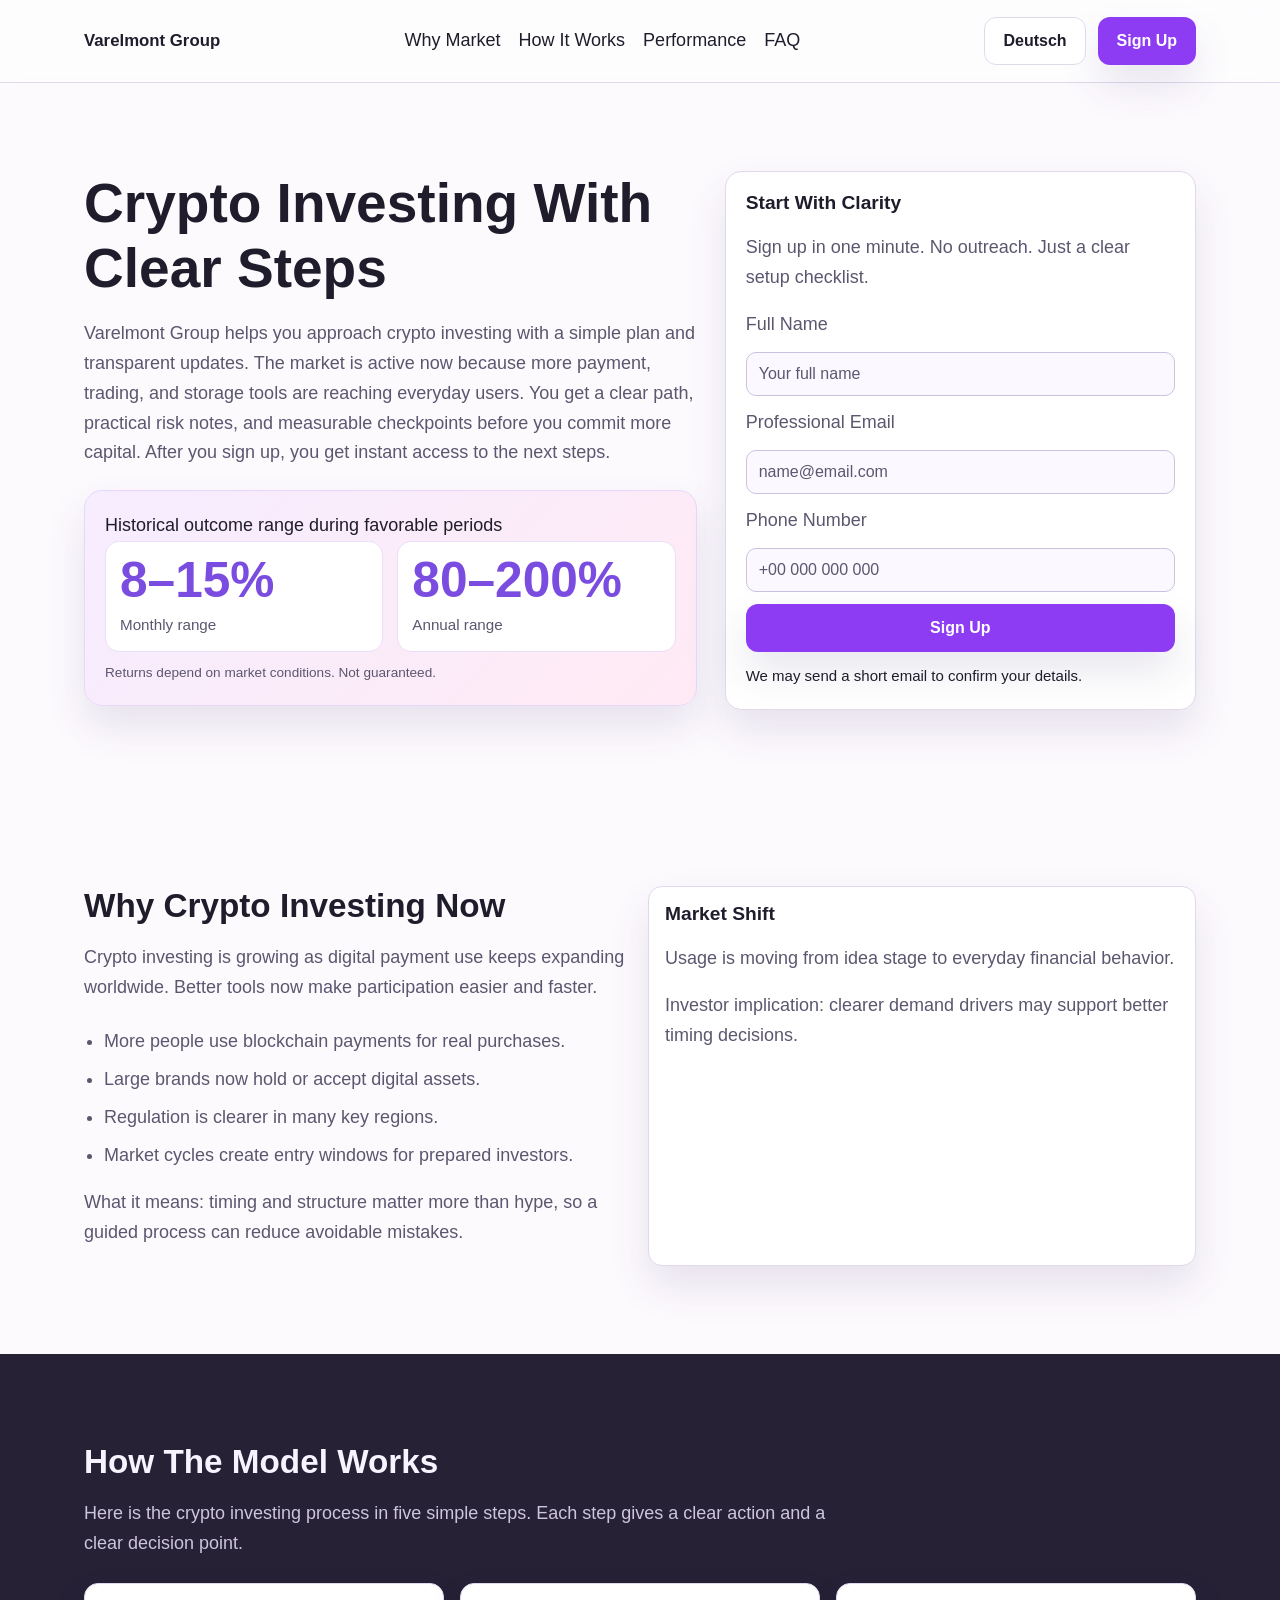
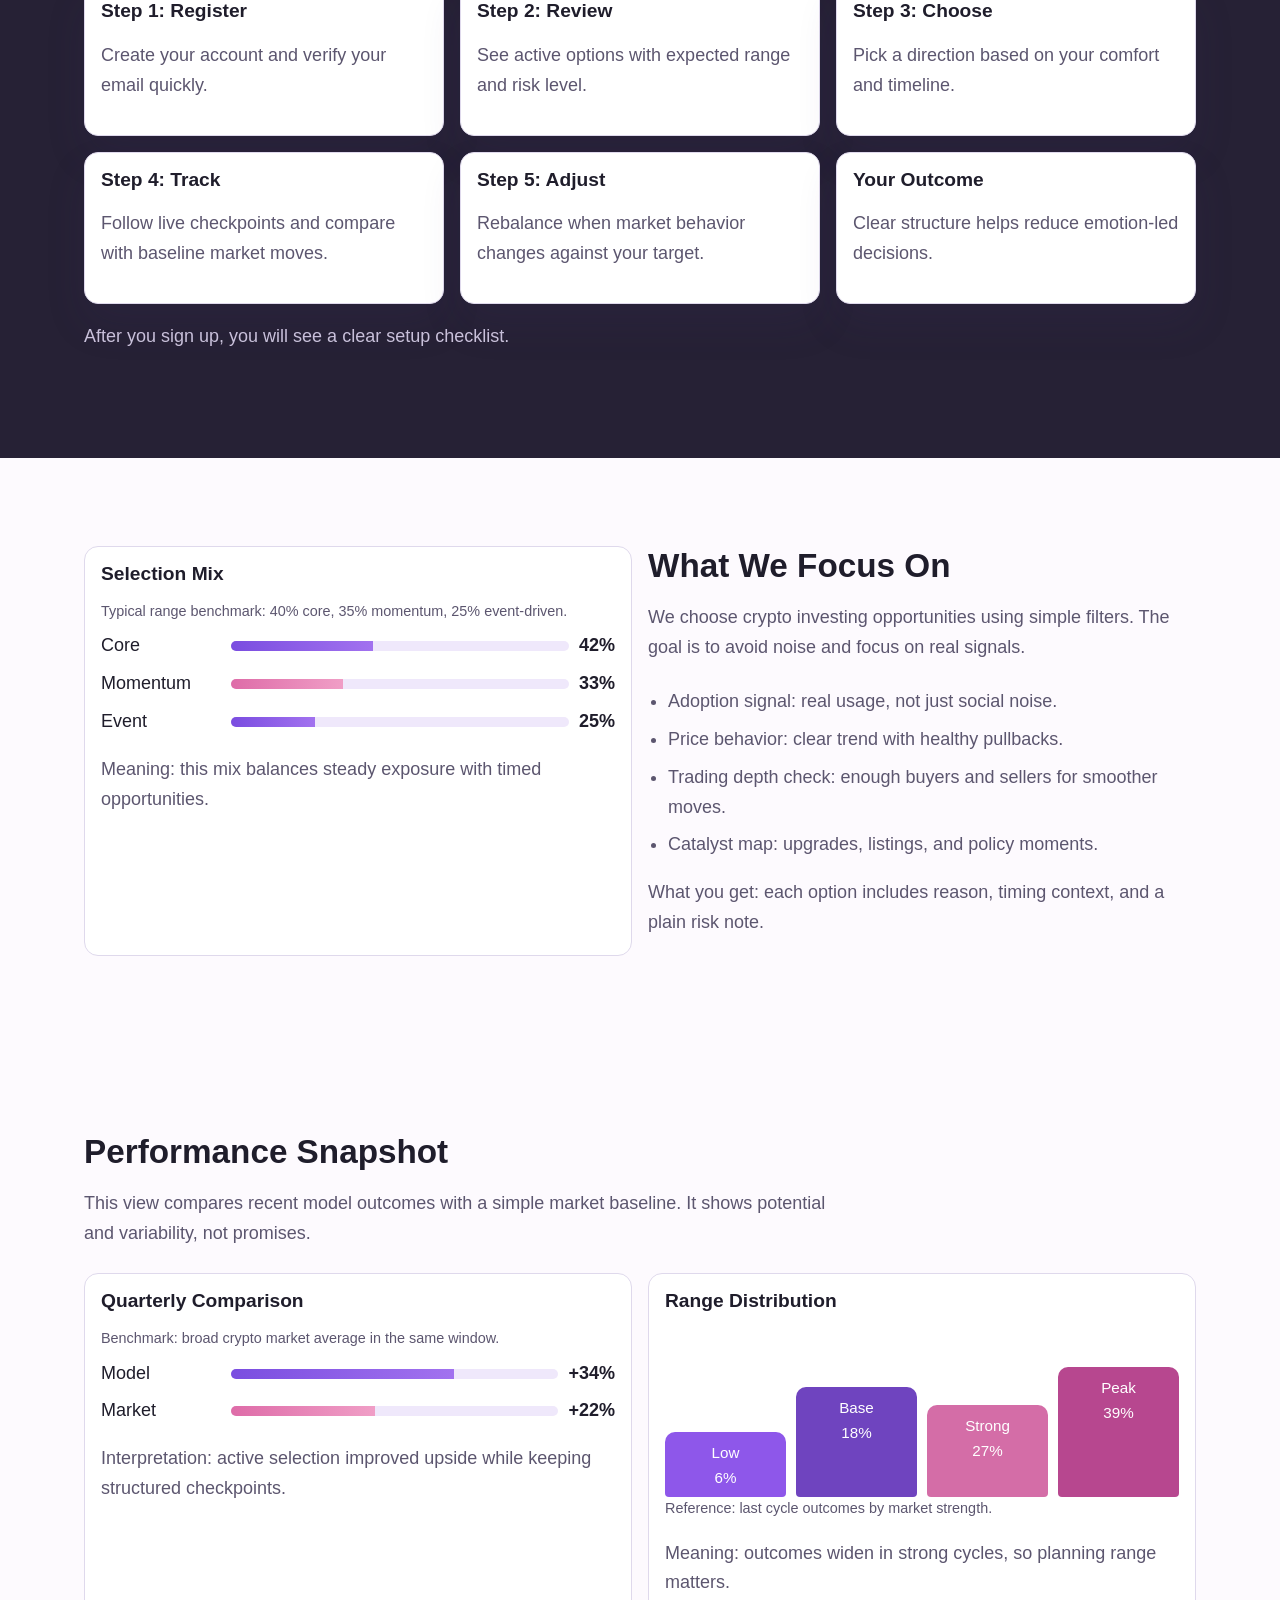
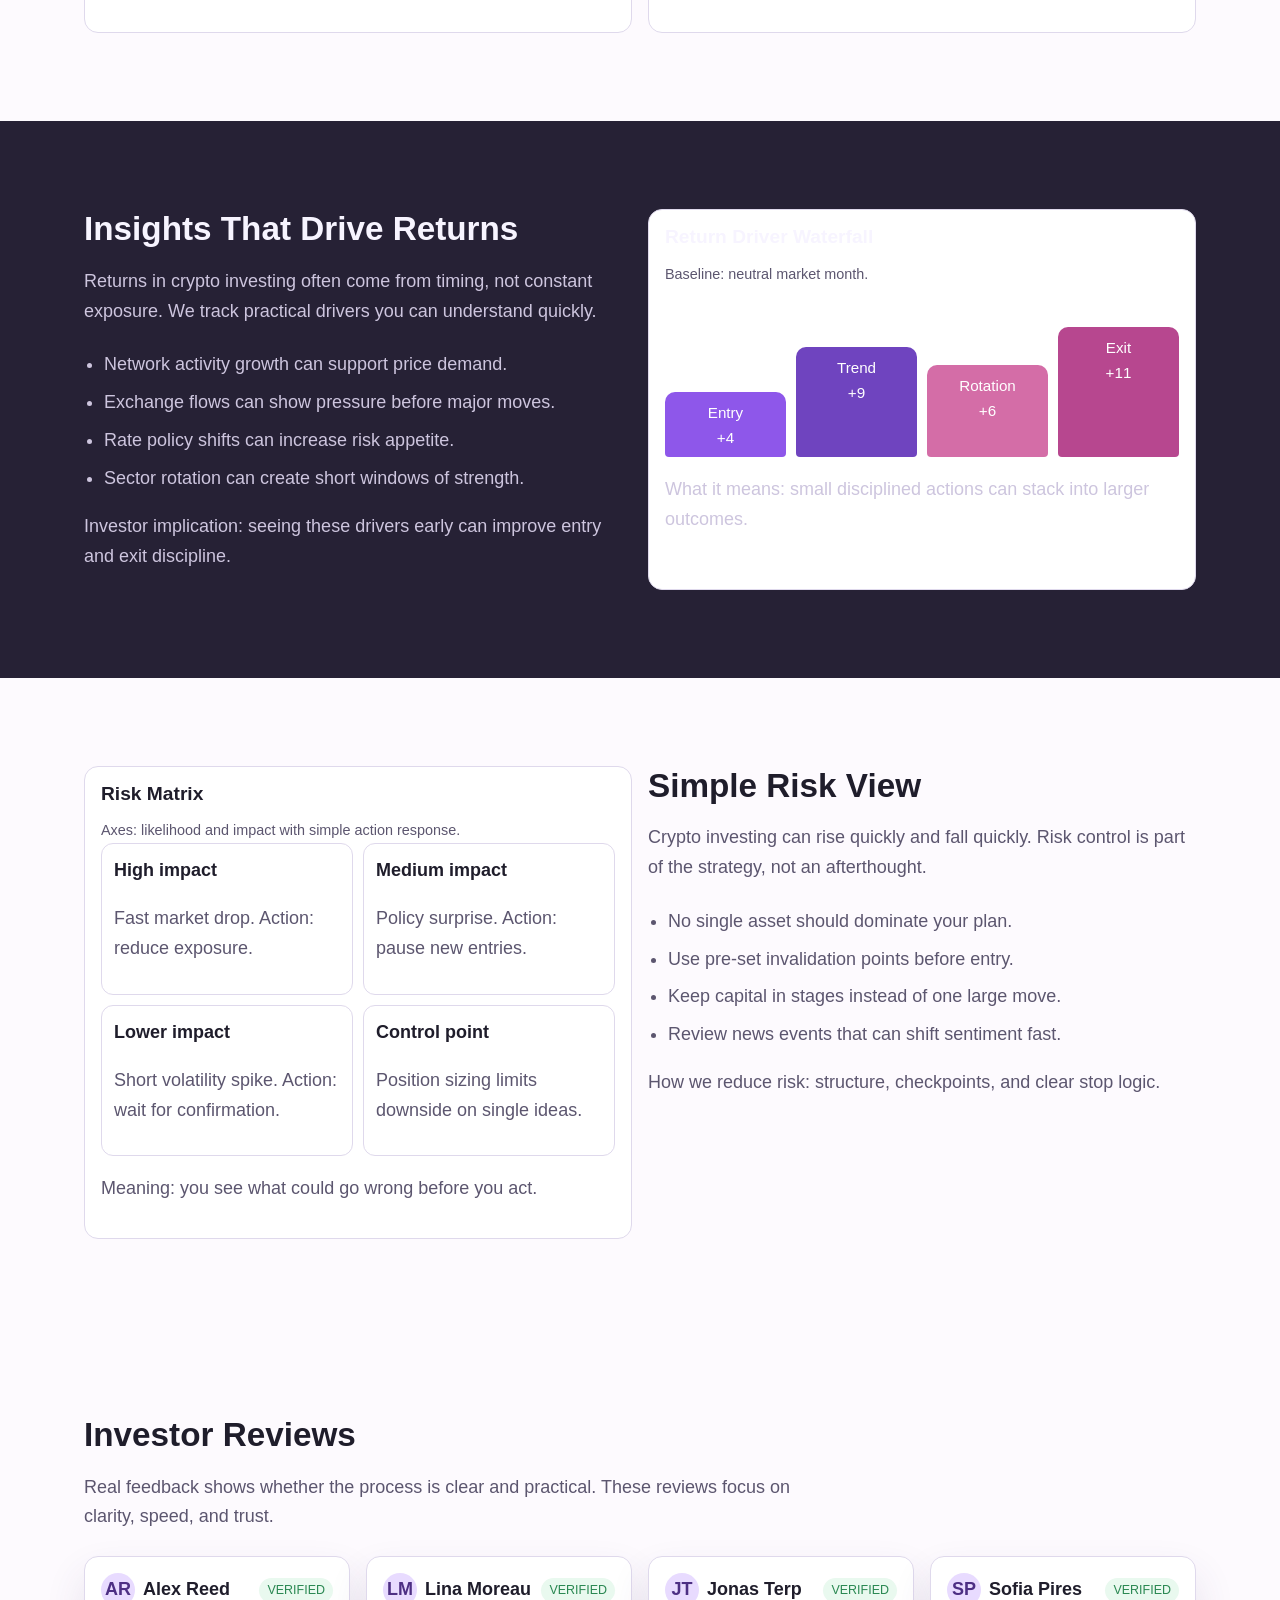
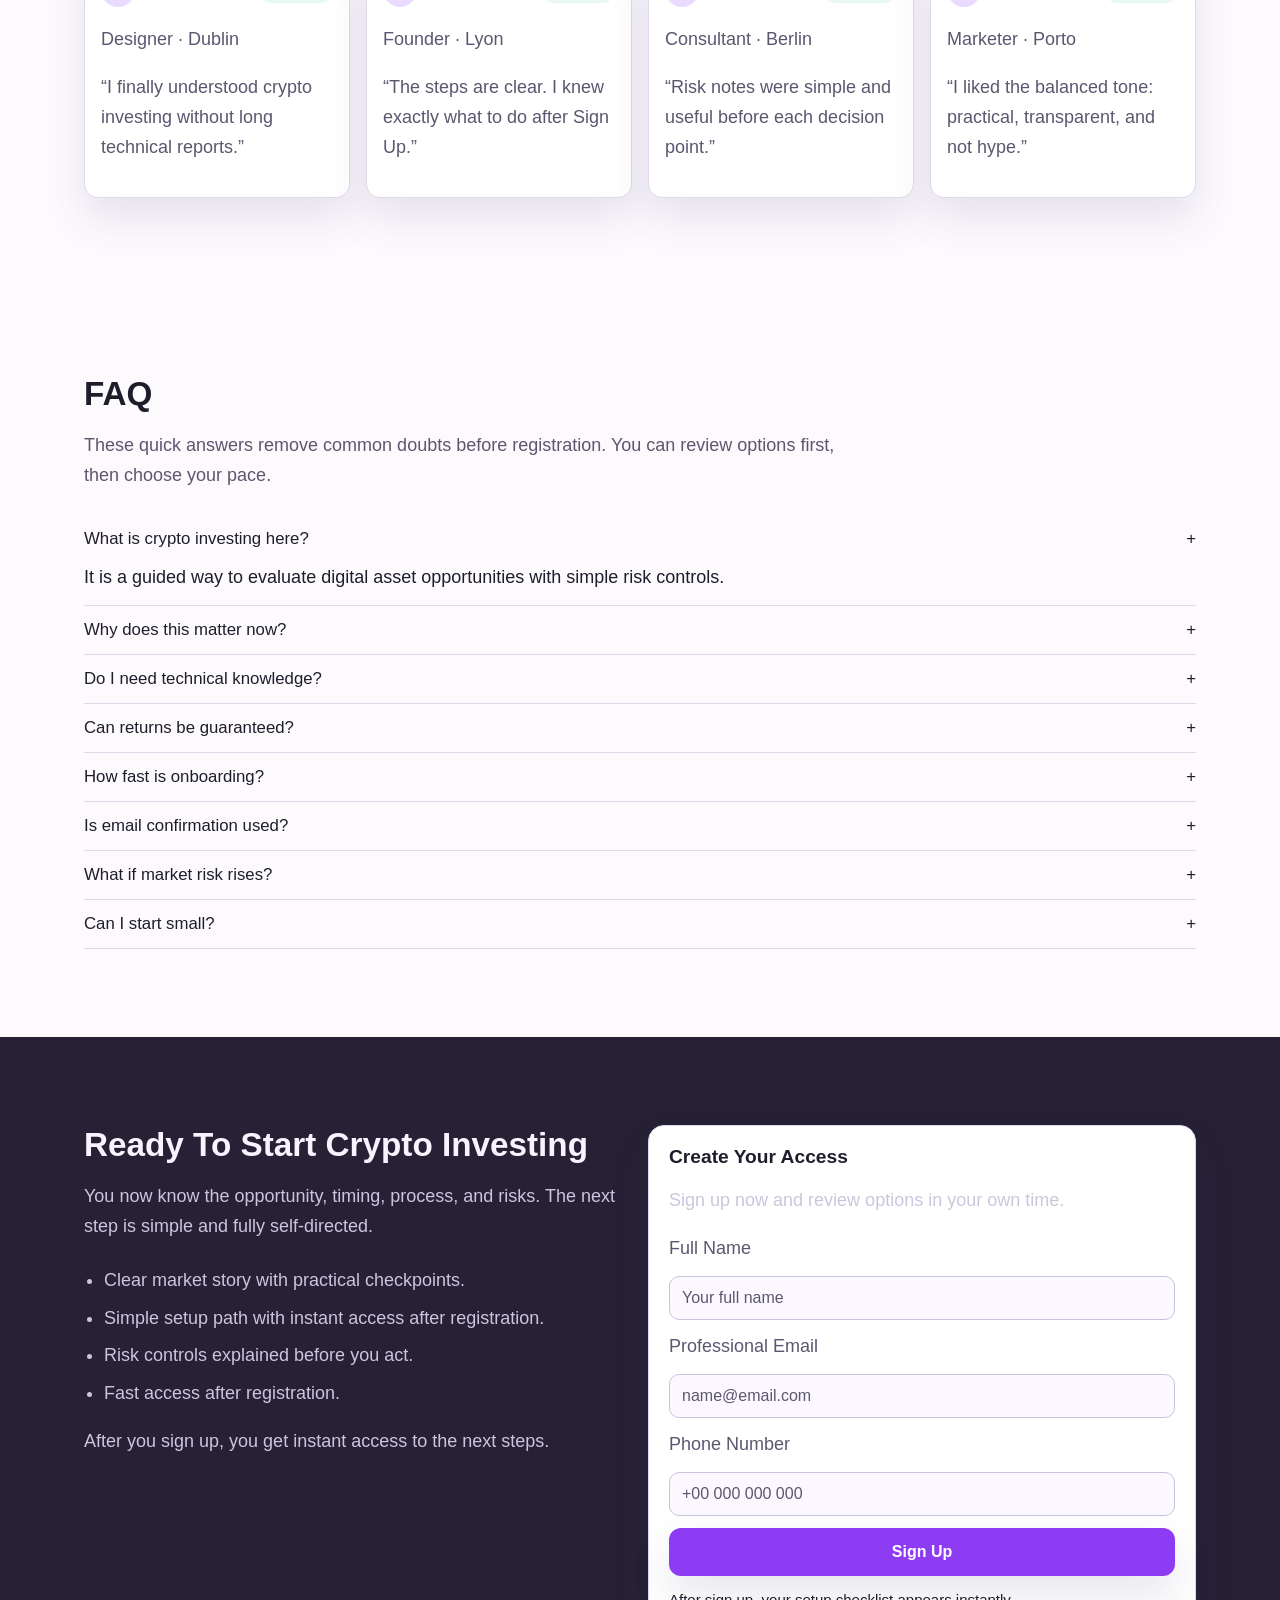
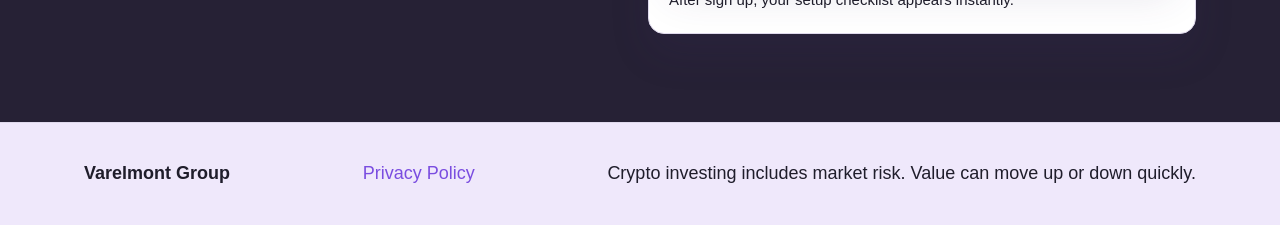
<file: de/index.html>
<!doctype html>
<html lang="en">
<head>
  <meta charset="UTF-8">
  <meta name="viewport" content="width=device-width, initial-scale=1.0">
  <title>Varelmont Group DE | Crypto Investing Landing Page</title>
  <meta name="description" content="English content for Deutsch route: crypto investing opportunity, process, and Sign Up path.">
  <link rel="canonical" href="https://www.varelmontgroup.com/de/index.html">
  <link rel="alternate" hreflang="en" href="https://www.varelmontgroup.com/index.html"> <link rel="alternate" hreflang="de" href="https://www.varelmontgroup.com/de/index.html"> <link rel="alternate" hreflang="fr" href="https://www.varelmontgroup.com/fr/index.html"> <link rel="alternate" hreflang="es" href="https://www.varelmontgroup.com/es/index.html"> <link rel="alternate" hreflang="it" href="https://www.varelmontgroup.com/it/index.html"> <link rel="alternate" hreflang="tr" href="https://www.varelmontgroup.com/tr/index.html"> <link rel="alternate" hreflang="pt" href="https://www.varelmontgroup.com/pt/index.html"> <link rel="alternate" hreflang="ja" href="https://www.varelmontgroup.com/jp/index.html"> <link rel="alternate" hreflang="sk" href="https://www.varelmontgroup.com/sk/index.html"> <link rel="alternate" hreflang="nl-BE" href="https://www.varelmontgroup.com/be/index.html"> <link rel="alternate" hreflang="x-default" href="https://www.varelmontgroup.com/index.html">
  <meta property="og:title" content="Varelmont Group DE | Crypto Investing Landing Page">
  <meta property="og:description" content="English content for Deutsch route: crypto investing opportunity, process, and Sign Up path.">
  <meta property="og:type" content="website">
  <meta property="og:url" content="https://www.varelmontgroup.com/de/index.html">
  <meta property="twitter:card" content="summary_large_image">
  <meta property="twitter:title" content="Varelmont Group DE | Crypto Investing Landing Page">
  <meta property="twitter:description" content="English content for Deutsch route: crypto investing opportunity, process, and Sign Up path.">
  <link rel="stylesheet" href="../assets/style.css">
</head>
<body>
<header class="site-header">
  <div class="container header-inner">
    <a href="../index.html" class="brand">Varelmont Group</a>
    <nav class="nav-links" aria-label="Primary navigation">
      <a href="#why-market">Why Market</a><a href="#model">How It Works</a><a href="#metrics">Performance</a><a href="#faq">FAQ</a>
    </nav>
    <div class="header-actions">
      <div class="lang-wrap">
        <button class="lang-pill" aria-label="Current language">Deutsch</button>
        <div class="lang-menu" role="menu" aria-label="Language selector"><a href="../index.html"><svg class="flag" viewBox="0 0 18 12" aria-hidden="true"><rect width="18" height="12" fill="#0a3a9f"/><path d="M0 0L18 12M18 0L0 12" stroke="#fff" stroke-width="2"/><path d="M0 0L18 12M18 0L0 12" stroke="#d91f26" stroke-width="1"/><path d="M9 0v12M0 6h18" stroke="#fff" stroke-width="3"/><path d="M9 0v12M0 6h18" stroke="#d91f26" stroke-width="1.6"/></svg><span>English</span></a>
<a href="../de/index.html"><svg class="flag" viewBox="0 0 18 12" aria-hidden="true"><rect width="18" height="4" fill="#111"/><rect y="4" width="18" height="4" fill="#c2171d"/><rect y="8" width="18" height="4" fill="#efc83b"/></svg><span>Deutsch</span></a>
<a href="../fr/index.html"><svg class="flag" viewBox="0 0 18 12" aria-hidden="true"><rect width="6" height="12" fill="#1f4db5"/><rect x="6" width="6" height="12" fill="#fff"/><rect x="12" width="6" height="12" fill="#d92d34"/></svg><span>Français</span></a>
<a href="../es/index.html"><svg class="flag" viewBox="0 0 18 12" aria-hidden="true"><rect width="18" height="12" fill="#f2cc3f"/><rect width="18" height="3" fill="#c9242a"/><rect y="9" width="18" height="3" fill="#c9242a"/></svg><span>Español</span></a>
<a href="../it/index.html"><svg class="flag" viewBox="0 0 18 12" aria-hidden="true"><rect width="6" height="12" fill="#1f9649"/><rect x="6" width="6" height="12" fill="#fff"/><rect x="12" width="6" height="12" fill="#d4373d"/></svg><span>Italiano</span></a>
<a href="../tr/index.html"><svg class="flag" viewBox="0 0 18 12" aria-hidden="true"><rect width="18" height="12" fill="#d11d2b"/><circle cx="8" cy="6" r="3.1" fill="#fff"/><circle cx="8.8" cy="6" r="2.3" fill="#d11d2b"/><circle cx="11.9" cy="6" r="1" fill="#fff"/></svg><span>Türkçe</span></a>
<a href="../pt/index.html"><svg class="flag" viewBox="0 0 18 12" aria-hidden="true"><rect width="7" height="12" fill="#167a4a"/><rect x="7" width="11" height="12" fill="#c7323a"/><circle cx="7" cy="6" r="2" fill="#f2d15a"/></svg><span>Português</span></a>
<a href="../jp/index.html"><svg class="flag" viewBox="0 0 18 12" aria-hidden="true"><rect width="18" height="12" fill="#fff"/><circle cx="9" cy="6" r="3" fill="#d12a34"/></svg><span>日本語</span></a>
<a href="../sk/index.html"><svg class="flag" viewBox="0 0 18 12" aria-hidden="true"><rect width="18" height="4" fill="#fff"/><rect y="4" width="18" height="4" fill="#2154bb"/><rect y="8" width="18" height="4" fill="#d33740"/></svg><span>Slovak</span></a>
<a href="../be/index.html"><svg class="flag" viewBox="0 0 18 12" aria-hidden="true"><rect width="6" height="12" fill="#161616"/><rect x="6" width="6" height="12" fill="#f2d146"/><rect x="12" width="6" height="12" fill="#cd343d"/></svg><span>Nederlands (BE)</span></a></div>
      </div>
      <a href="#signup" class="btn btn-primary">Sign Up</a>
      <button class="burger" aria-label="Open menu">☰</button>
    </div>
  </div>
</header>

<div class="mobile-drawer" aria-hidden="true">
  <aside class="drawer-panel" role="dialog" aria-label="Mobile menu">
    <div class="drawer-top"><strong>Menu</strong><button class="close-drawer" aria-label="Close menu">✕</button></div>
    <nav class="drawer-links">
      <a href="#why-market">Why Market</a><a href="#model">How It Works</a><a href="#focus">What We Focus On</a><a href="#metrics">Performance</a><a href="#insights">Insights</a><a href="#risk">Risk</a><a href="#reviews">Reviews</a><a href="#faq">FAQ</a>
    </nav>
    <div class="lang-wrap">
      <button class="lang-pill" aria-label="Current language">Deutsch</button>
      <div class="lang-menu" role="menu"><a href="../index.html"><svg class="flag" viewBox="0 0 18 12" aria-hidden="true"><rect width="18" height="12" fill="#0a3a9f"/><path d="M0 0L18 12M18 0L0 12" stroke="#fff" stroke-width="2"/><path d="M0 0L18 12M18 0L0 12" stroke="#d91f26" stroke-width="1"/><path d="M9 0v12M0 6h18" stroke="#fff" stroke-width="3"/><path d="M9 0v12M0 6h18" stroke="#d91f26" stroke-width="1.6"/></svg><span>English</span></a>
<a href="../de/index.html"><svg class="flag" viewBox="0 0 18 12" aria-hidden="true"><rect width="18" height="4" fill="#111"/><rect y="4" width="18" height="4" fill="#c2171d"/><rect y="8" width="18" height="4" fill="#efc83b"/></svg><span>Deutsch</span></a>
<a href="../fr/index.html"><svg class="flag" viewBox="0 0 18 12" aria-hidden="true"><rect width="6" height="12" fill="#1f4db5"/><rect x="6" width="6" height="12" fill="#fff"/><rect x="12" width="6" height="12" fill="#d92d34"/></svg><span>Français</span></a>
<a href="../es/index.html"><svg class="flag" viewBox="0 0 18 12" aria-hidden="true"><rect width="18" height="12" fill="#f2cc3f"/><rect width="18" height="3" fill="#c9242a"/><rect y="9" width="18" height="3" fill="#c9242a"/></svg><span>Español</span></a>
<a href="../it/index.html"><svg class="flag" viewBox="0 0 18 12" aria-hidden="true"><rect width="6" height="12" fill="#1f9649"/><rect x="6" width="6" height="12" fill="#fff"/><rect x="12" width="6" height="12" fill="#d4373d"/></svg><span>Italiano</span></a>
<a href="../tr/index.html"><svg class="flag" viewBox="0 0 18 12" aria-hidden="true"><rect width="18" height="12" fill="#d11d2b"/><circle cx="8" cy="6" r="3.1" fill="#fff"/><circle cx="8.8" cy="6" r="2.3" fill="#d11d2b"/><circle cx="11.9" cy="6" r="1" fill="#fff"/></svg><span>Türkçe</span></a>
<a href="../pt/index.html"><svg class="flag" viewBox="0 0 18 12" aria-hidden="true"><rect width="7" height="12" fill="#167a4a"/><rect x="7" width="11" height="12" fill="#c7323a"/><circle cx="7" cy="6" r="2" fill="#f2d15a"/></svg><span>Português</span></a>
<a href="../jp/index.html"><svg class="flag" viewBox="0 0 18 12" aria-hidden="true"><rect width="18" height="12" fill="#fff"/><circle cx="9" cy="6" r="3" fill="#d12a34"/></svg><span>日本語</span></a>
<a href="../sk/index.html"><svg class="flag" viewBox="0 0 18 12" aria-hidden="true"><rect width="18" height="4" fill="#fff"/><rect y="4" width="18" height="4" fill="#2154bb"/><rect y="8" width="18" height="4" fill="#d33740"/></svg><span>Slovak</span></a>
<a href="../be/index.html"><svg class="flag" viewBox="0 0 18 12" aria-hidden="true"><rect width="6" height="12" fill="#161616"/><rect x="6" width="6" height="12" fill="#f2d146"/><rect x="12" width="6" height="12" fill="#cd343d"/></svg><span>Nederlands (BE)</span></a></div>
    </div>
    <a href="#signup" class="btn btn-primary">Sign Up</a>
  </aside>
</div>

<main>
<section class="section light" id="hero">
  <div class="container hero-grid">
    <div>
      <h1>Crypto Investing With Clear Steps</h1>
      <p>Varelmont Group helps you approach crypto investing with a simple plan and transparent updates. The market is active now because more payment, trading, and storage tools are reaching everyday users. You get a clear path, practical risk notes, and measurable checkpoints before you commit more capital. After you sign up, you get instant access to the next steps.</p>
      <div class="performance-panel" aria-label="Performance range">
        <div class="muted">Historical outcome range during favorable periods</div>
        <div class="perf-grid">
          <div class="perf-item"><div class="perf-number">8–15%</div><div class="perf-label">Monthly range</div></div>
          <div class="perf-item"><div class="perf-number">80–200%</div><div class="perf-label">Annual range</div></div>
        </div>
        <div class="perf-note">Returns depend on market conditions. Not guaranteed.</div>
      </div>
    </div>
    <aside class="form-card" id="signup">
      <h3 class="form-title">Start With Clarity</h3>
      <p class="form-sub">Sign up in one minute. No outreach. Just a clear setup checklist.</p>
      <div class="form-body">
        <label for="name1">Full Name</label><input id="name1" name="name" autocomplete="name" placeholder="Your full name">
        <label for="email1">Professional Email</label><input id="email1" type="email" name="email" autocomplete="email" placeholder="name@email.com">
        <label for="phone1">Phone Number</label><input id="phone1" name="phone" autocomplete="tel" placeholder="+00 000 000 000">
        <button class="btn btn-primary">Sign Up</button>
        <small class="muted">We may send a short email to confirm your details.</small>
      </div>
    </aside>
  </div>
</section>

<section class="section light" id="why-market">
  <div class="container grid-2">
    <div>
      <h2>Why Crypto Investing Now</h2>
      <p class="small-intro">Crypto investing is growing as digital payment use keeps expanding worldwide. Better tools now make participation easier and faster.</p>
      <ul class="bullet-list"><li>More people use blockchain payments for real purchases.</li><li>Large brands now hold or accept digital assets.</li><li>Regulation is clearer in many key regions.</li><li>Market cycles create entry windows for prepared investors.</li></ul>
      <p>What it means: timing and structure matter more than hype, so a guided process can reduce avoidable mistakes.</p>
    </div>
    <div class="card"><h3>Market Shift</h3><p>Usage is moving from idea stage to everyday financial behavior.</p><p class="muted">Investor implication: clearer demand drivers may support better timing decisions.</p></div>
  </div>
</section>

<section class="section dark" id="model">
  <div class="container">
    <h2>How The Model Works</h2>
    <p class="small-intro">Here is the crypto investing process in five simple steps. Each step gives a clear action and a clear decision point.</p>
    <div class="grid-3">
      <div class="card"><h3>Step 1: Register</h3><p>Create your account and verify your email quickly.</p></div>
      <div class="card"><h3>Step 2: Review</h3><p>See active options with expected range and risk level.</p></div>
      <div class="card"><h3>Step 3: Choose</h3><p>Pick a direction based on your comfort and timeline.</p></div>
      <div class="card"><h3>Step 4: Track</h3><p>Follow live checkpoints and compare with baseline market moves.</p></div>
      <div class="card"><h3>Step 5: Adjust</h3><p>Rebalance when market behavior changes against your target.</p></div>
      <div class="card"><h3>Your Outcome</h3><p>Clear structure helps reduce emotion-led decisions.</p></div>
    </div>
    <p>After you sign up, you will see a clear setup checklist.</p>
  </div>
</section>

<section class="section light" id="focus">
  <div class="container grid-2">
    <div class="chart-box">
      <h3>Selection Mix</h3>
      <div class="benchmark">Typical range benchmark: 40% core, 35% momentum, 25% event-driven.</div>
      <div class="compare-row"><span>Core</span><div class="bar-track"><div class="bar-fill-a" style="width:42%"></div></div><strong>42%</strong></div>
      <div class="compare-row"><span>Momentum</span><div class="bar-track"><div class="bar-fill-b" style="width:33%"></div></div><strong>33%</strong></div>
      <div class="compare-row"><span>Event</span><div class="bar-track"><div class="bar-fill-a" style="width:25%"></div></div><strong>25%</strong></div>
      <p>Meaning: this mix balances steady exposure with timed opportunities.</p>
    </div>
    <div>
      <h2>What We Focus On</h2>
      <p class="small-intro">We choose crypto investing opportunities using simple filters. The goal is to avoid noise and focus on real signals.</p>
      <ul class="bullet-list"><li>Adoption signal: real usage, not just social noise.</li><li>Price behavior: clear trend with healthy pullbacks.</li><li>Trading depth check: enough buyers and sellers for smoother moves.</li><li>Catalyst map: upgrades, listings, and policy moments.</li></ul>
      <p>What you get: each option includes reason, timing context, and a plain risk note.</p>
    </div>
  </div>
</section>

<section class="section light" id="metrics">
  <div class="container">
    <h2>Performance Snapshot</h2>
    <p class="small-intro">This view compares recent model outcomes with a simple market baseline. It shows potential and variability, not promises.</p>
    <div class="grid-2">
      <div class="chart-box">
        <h3>Quarterly Comparison</h3>
        <div class="benchmark">Benchmark: broad crypto market average in the same window.</div>
        <div class="compare-row"><span>Model</span><div class="bar-track"><div class="bar-fill-a" style="width:68%"></div></div><strong>+34%</strong></div>
        <div class="compare-row"><span>Market</span><div class="bar-track"><div class="bar-fill-b" style="width:44%"></div></div><strong>+22%</strong></div>
        <p>Interpretation: active selection improved upside while keeping structured checkpoints.</p>
      </div>
      <div class="chart-box">
        <h3>Range Distribution</h3>
        <div class="waterfall">
          <div class="step-col step-1">Low<br>6%</div>
          <div class="step-col step-2">Base<br>18%</div>
          <div class="step-col step-3">Strong<br>27%</div>
          <div class="step-col step-4">Peak<br>39%</div>
        </div>
        <div class="benchmark">Reference: last cycle outcomes by market strength.</div>
        <p>Meaning: outcomes widen in strong cycles, so planning range matters.</p>
      </div>
    </div>
  </div>
</section>

<section class="section dark" id="insights">
  <div class="container grid-2">
    <div>
      <h2>Insights That Drive Returns</h2>
      <p class="small-intro">Returns in crypto investing often come from timing, not constant exposure. We track practical drivers you can understand quickly.</p>
      <ul class="bullet-list"><li>Network activity growth can support price demand.</li><li>Exchange flows can show pressure before major moves.</li><li>Rate policy shifts can increase risk appetite.</li><li>Sector rotation can create short windows of strength.</li></ul>
      <p>Investor implication: seeing these drivers early can improve entry and exit discipline.</p>
    </div>
    <div class="chart-box">
      <h3>Return Driver Waterfall</h3>
      <div class="benchmark">Baseline: neutral market month.</div>
      <div class="waterfall"><div class="step-col step-1">Entry<br>+4</div><div class="step-col step-2">Trend<br>+9</div><div class="step-col step-3">Rotation<br>+6</div><div class="step-col step-4">Exit<br>+11</div></div>
      <p>What it means: small disciplined actions can stack into larger outcomes.</p>
    </div>
  </div>
</section>

<section class="section light" id="risk">
  <div class="container grid-2">
    <div class="chart-box">
      <h3>Risk Matrix</h3>
      <div class="benchmark">Axes: likelihood and impact with simple action response.</div>
      <div class="matrix">
        <div class="cell"><strong>High impact</strong><p>Fast market drop. Action: reduce exposure.</p></div>
        <div class="cell"><strong>Medium impact</strong><p>Policy surprise. Action: pause new entries.</p></div>
        <div class="cell"><strong>Lower impact</strong><p>Short volatility spike. Action: wait for confirmation.</p></div>
        <div class="cell"><strong>Control point</strong><p>Position sizing limits downside on single ideas.</p></div>
      </div>
      <p>Meaning: you see what could go wrong before you act.</p>
    </div>
    <div>
      <h2>Simple Risk View</h2>
      <p class="small-intro">Crypto investing can rise quickly and fall quickly. Risk control is part of the strategy, not an afterthought.</p>
      <ul class="bullet-list"><li>No single asset should dominate your plan.</li><li>Use pre-set invalidation points before entry.</li><li>Keep capital in stages instead of one large move.</li><li>Review news events that can shift sentiment fast.</li></ul>
      <p>How we reduce risk: structure, checkpoints, and clear stop logic.</p>
    </div>
  </div>
</section>

<section class="section light" id="reviews">
  <div class="container">
    <h2>Investor Reviews</h2>
    <p class="small-intro">Real feedback shows whether the process is clear and practical. These reviews focus on clarity, speed, and trust.</p>
    <div class="grid-4">
      <article class="card"><div class="review-head"><div class="review-id"><span class="avatar">AR</span><strong>Alex Reed</strong></div><span class="verified">VERIFIED</span></div><p class="muted">Designer · Dublin</p><p>“I finally understood crypto investing without long technical reports.”</p></article>
      <article class="card"><div class="review-head"><div class="review-id"><span class="avatar">LM</span><strong>Lina Moreau</strong></div><span class="verified">VERIFIED</span></div><p class="muted">Founder · Lyon</p><p>“The steps are clear. I knew exactly what to do after Sign Up.”</p></article>
      <article class="card"><div class="review-head"><div class="review-id"><span class="avatar">JT</span><strong>Jonas Terp</strong></div><span class="verified">VERIFIED</span></div><p class="muted">Consultant · Berlin</p><p>“Risk notes were simple and useful before each decision point.”</p></article>
      <article class="card"><div class="review-head"><div class="review-id"><span class="avatar">SP</span><strong>Sofia Pires</strong></div><span class="verified">VERIFIED</span></div><p class="muted">Marketer · Porto</p><p>“I liked the balanced tone: practical, transparent, and not hype.”</p></article>
    </div>
  </div>
</section>

<section class="section light" id="faq">
  <div class="container">
    <h2>FAQ</h2>
    <p class="small-intro">These quick answers remove common doubts before registration. You can review options first, then choose your pace.</p>
    <div class="faq-item open"><button class="faq-btn" aria-expanded="true">What is crypto investing here?<span>+</span></button><div class="faq-answer">It is a guided way to evaluate digital asset opportunities with simple risk controls.</div></div>
    <div class="faq-item"><button class="faq-btn">Why does this matter now?<span>+</span></button><div class="faq-answer">Adoption and infrastructure are improving, creating clearer market cycles and entry windows.</div></div>
    <div class="faq-item"><button class="faq-btn">Do I need technical knowledge?<span>+</span></button><div class="faq-answer">No. Every key step uses plain language and practical examples.</div></div>
    <div class="faq-item"><button class="faq-btn">Can returns be guaranteed?<span>+</span></button><div class="faq-answer">No. Returns depend on market conditions and can vary.</div></div>
    <div class="faq-item"><button class="faq-btn">How fast is onboarding?<span>+</span></button><div class="faq-answer">After you sign up, you can review the options and choose what to do next.</div></div>
    <div class="faq-item"><button class="faq-btn">Is email confirmation used?<span>+</span></button><div class="faq-answer">We may send a short email to confirm your details.</div></div>
    <div class="faq-item"><button class="faq-btn">What if market risk rises?<span>+</span></button><div class="faq-answer">The process uses staged entries and predefined exit logic to limit downside decisions.</div></div>
    <div class="faq-item"><button class="faq-btn">Can I start small?<span>+</span></button><div class="faq-answer">Yes. You can begin with a smaller amount and scale only when comfortable.</div></div>
  </div>
</section>

<section class="section dark" id="final-cta">
  <div class="container grid-2">
    <div>
      <h2>Ready To Start Crypto Investing</h2>
      <p class="small-intro">You now know the opportunity, timing, process, and risks. The next step is simple and fully self-directed.</p>
      <ul class="bullet-list"><li>Clear market story with practical checkpoints.</li><li>Simple setup path with instant access after registration.</li><li>Risk controls explained before you act.</li><li>Fast access after registration.</li></ul>
      <p>After you sign up, you get instant access to the next steps.</p>
    </div>
    <aside class="form-card">
      <h3>Create Your Access</h3>
      <p class="form-sub">Sign up now and review options in your own time.</p>
      <div class="form-body">
        <label for="name2">Full Name</label><input id="name2" name="name2" autocomplete="name" placeholder="Your full name">
        <label for="email2">Professional Email</label><input id="email2" type="email" name="email2" autocomplete="email" placeholder="name@email.com">
        <label for="phone2">Phone Number</label><input id="phone2" name="phone2" autocomplete="tel" placeholder="+00 000 000 000">
        <button class="btn btn-primary">Sign Up</button>
        <small class="muted">After sign up, your setup checklist appears instantly.</small>
      </div>
    </aside>
  </div>
</section>
</main>

<footer>
  <div class="container footer-inner">
    <strong>Varelmont Group</strong>
    <a href="#" data-open-privacy>Privacy Policy</a>
    <span>Crypto investing includes market risk. Value can move up or down quickly.</span>
  </div>
</footer>

<div class="modal" id="privacyModal" aria-hidden="true">
  <div class="modal-card" role="dialog" aria-modal="true" aria-label="Privacy Policy">
    <div class="modal-top"><h2>Privacy Policy</h2><button class="modal-close-x" data-close-privacy aria-label="Close policy">✕</button></div>
    <h3>Introduction</h3><p>We explain what data we collect and why in clear language.</p>
    <h3>Data collection</h3><p>We collect name, email, phone, usage logs, and form actions.</p>
    <h3>Legal basis</h3><p>We process data for service delivery, security, and legal duties.</p>
    <h3>Cookies</h3><p>Cookies help session stability, traffic analysis, and fraud prevention.</p>
    <h3>Retention</h3><p>We keep data only as long as needed for service and legal records.</p>
    <h3>Third-party sharing</h3><p>We share limited data with vetted providers for hosting and email delivery.</p>
    <h3>Security</h3><p>We use access controls, encryption, and monitoring to protect data.</p>
    <h3>User rights</h3><p>You can request access, correction, deletion, or usage limits where allowed.</p>
    <h3>International transfers</h3><p>Some providers process data across borders under contractual protections.</p>
    <h3>Industry risk disclosure</h3><p>Digital asset markets are volatile and can change quickly with policy shifts.</p>
    <h3>Contact</h3><p>For privacy questions, email privacy@varelmontgroup.com.</p>
    <div class="modal-foot"><button class="modal-close-btn" data-close-privacy>Close</button></div>
  </div>
</div>

<script type="application/ld+json">{"@context":"https://schema.org","@graph":[{"@type":"Organization","name":"Varelmont Group","url":"https://www.varelmontgroup.com/"},{"@type":"WebSite","name":"Varelmont Group","url":"https://www.varelmontgroup.com/de/index.html"},{"@type":"FAQPage","mainEntity":[{"@type":"Question","name":"What is crypto investing here?","acceptedAnswer":{"@type":"Answer","text":"A guided way to evaluate digital asset opportunities with simple risk controls."}},{"@type":"Question","name":"Can returns be guaranteed?","acceptedAnswer":{"@type":"Answer","text":"No. Returns depend on market conditions and can vary."}}]},{"@type":"Review","author":{"@type":"Person","name":"Alex Reed"},"reviewRating":{"@type":"Rating","ratingValue":"5"},"reviewBody":"I finally understood crypto investing without long technical reports."}]}</script>
<script src="../assets/app.js" defer></script>
</body>
</html>
</file>
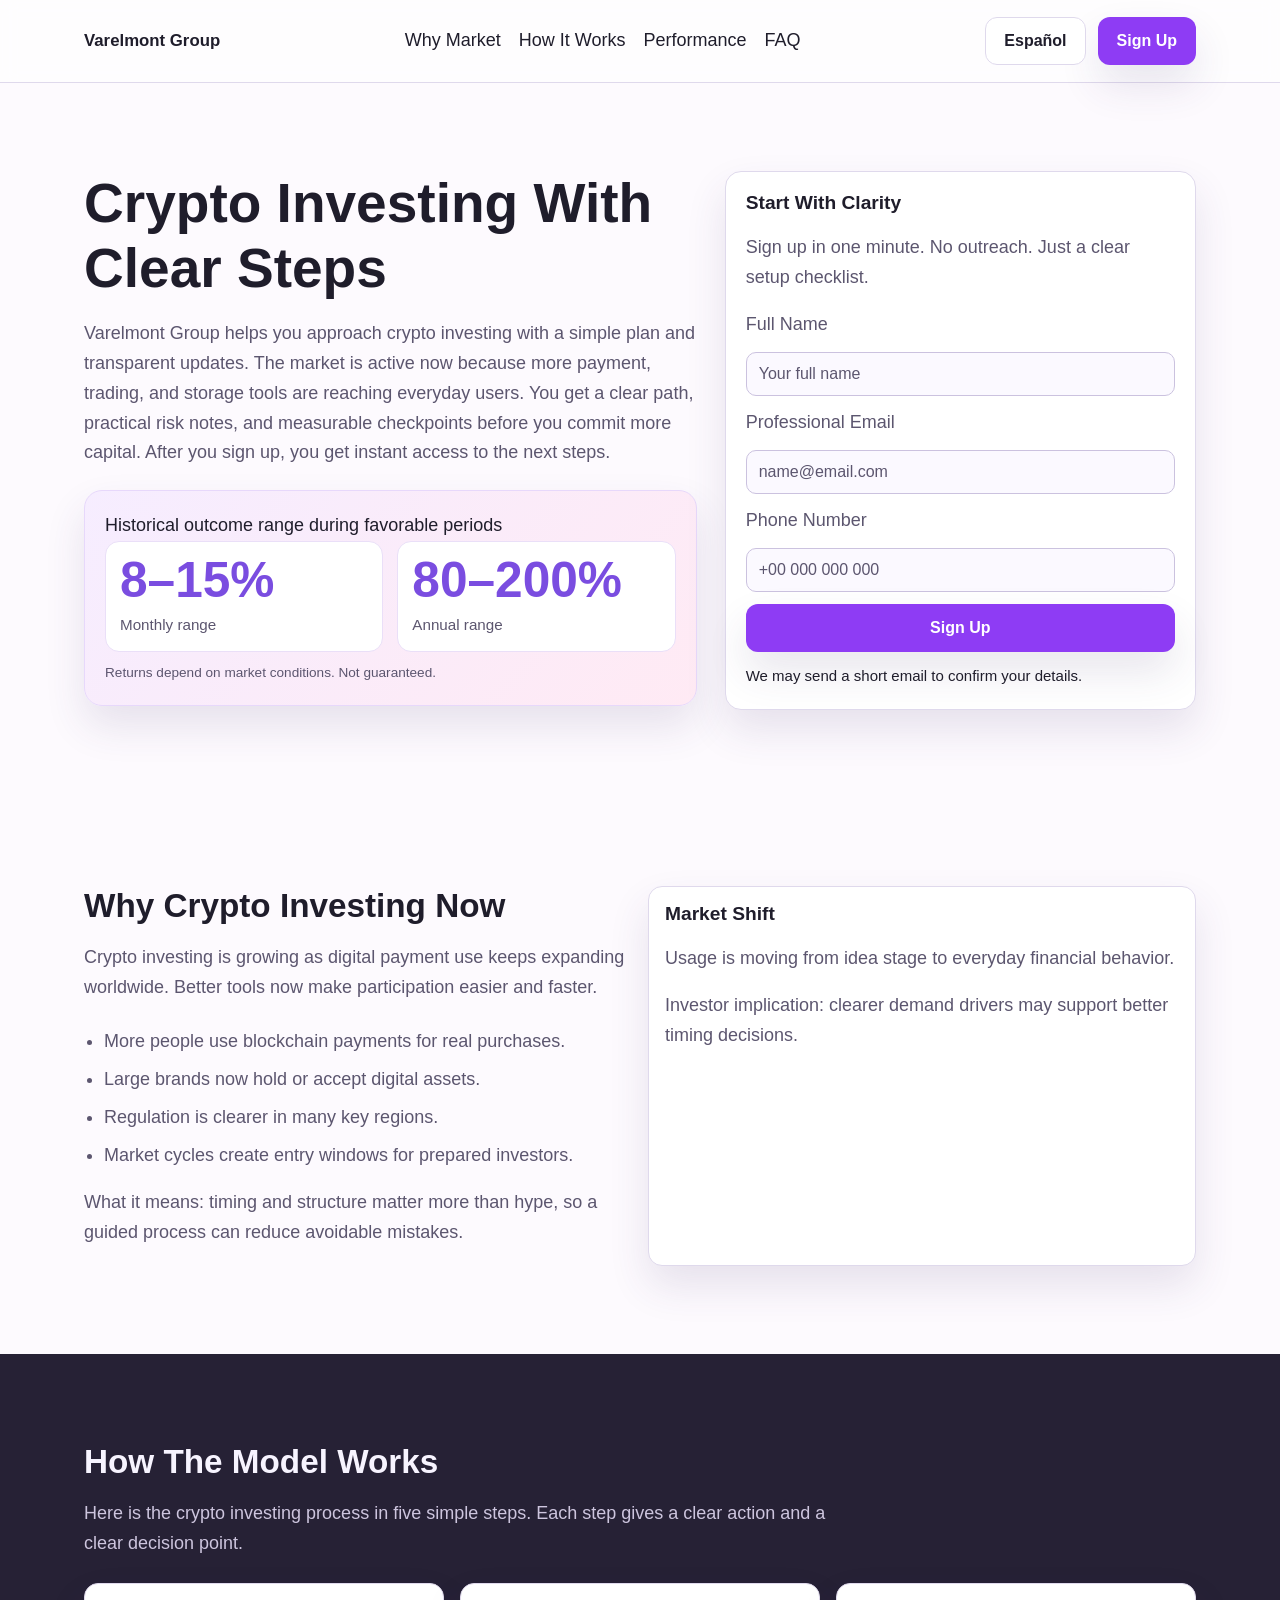
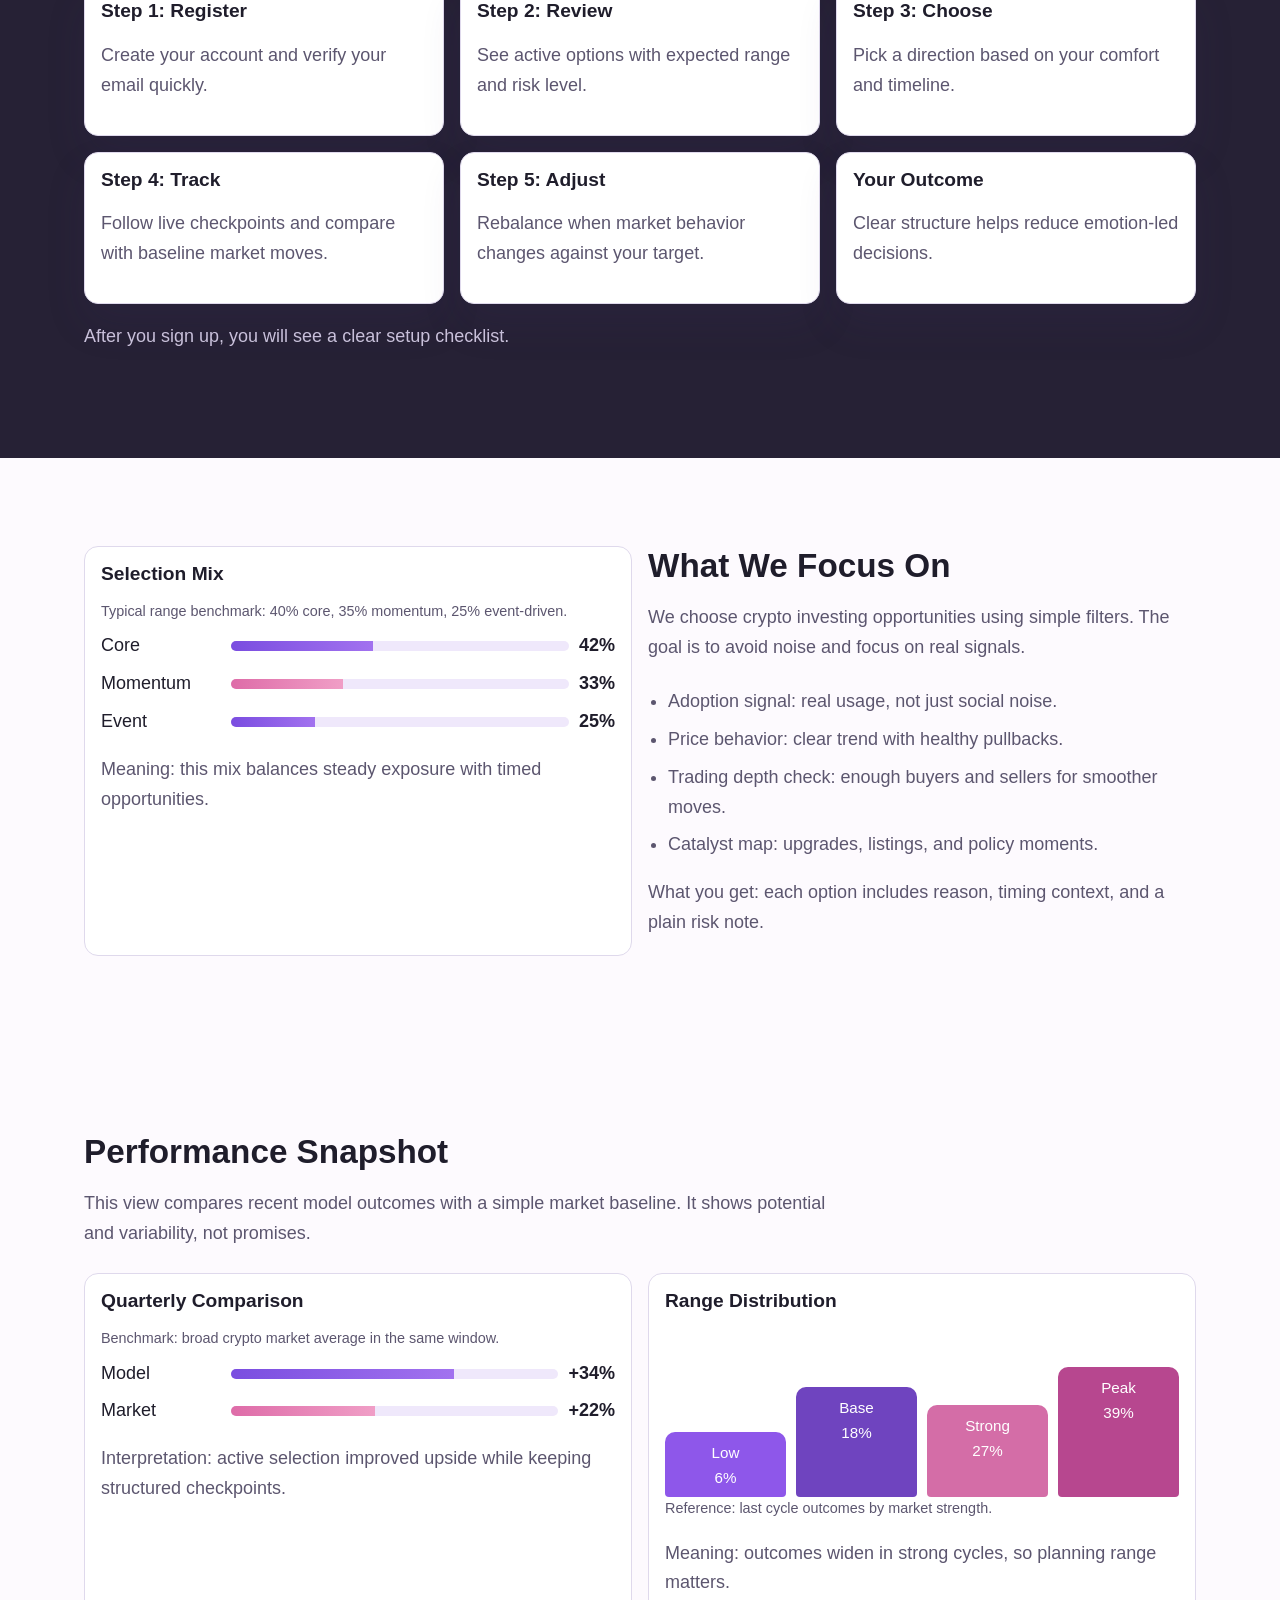
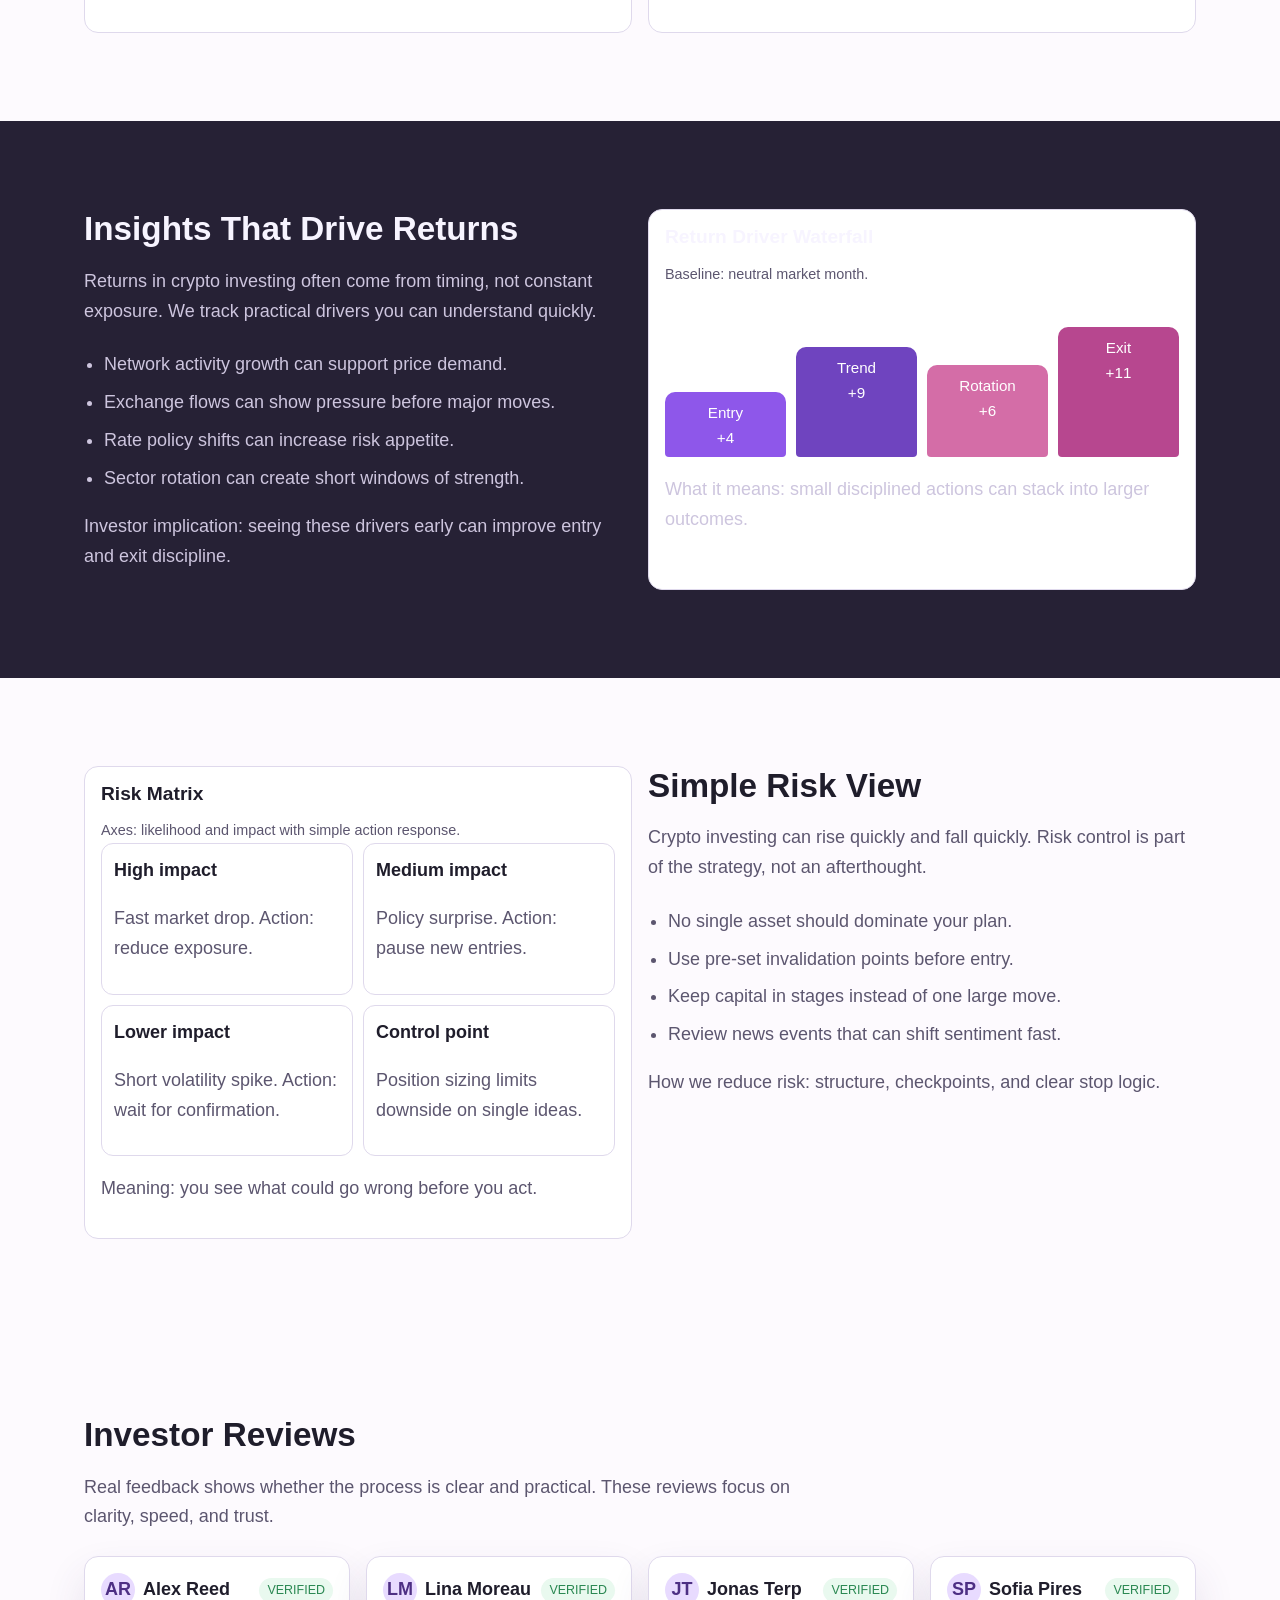
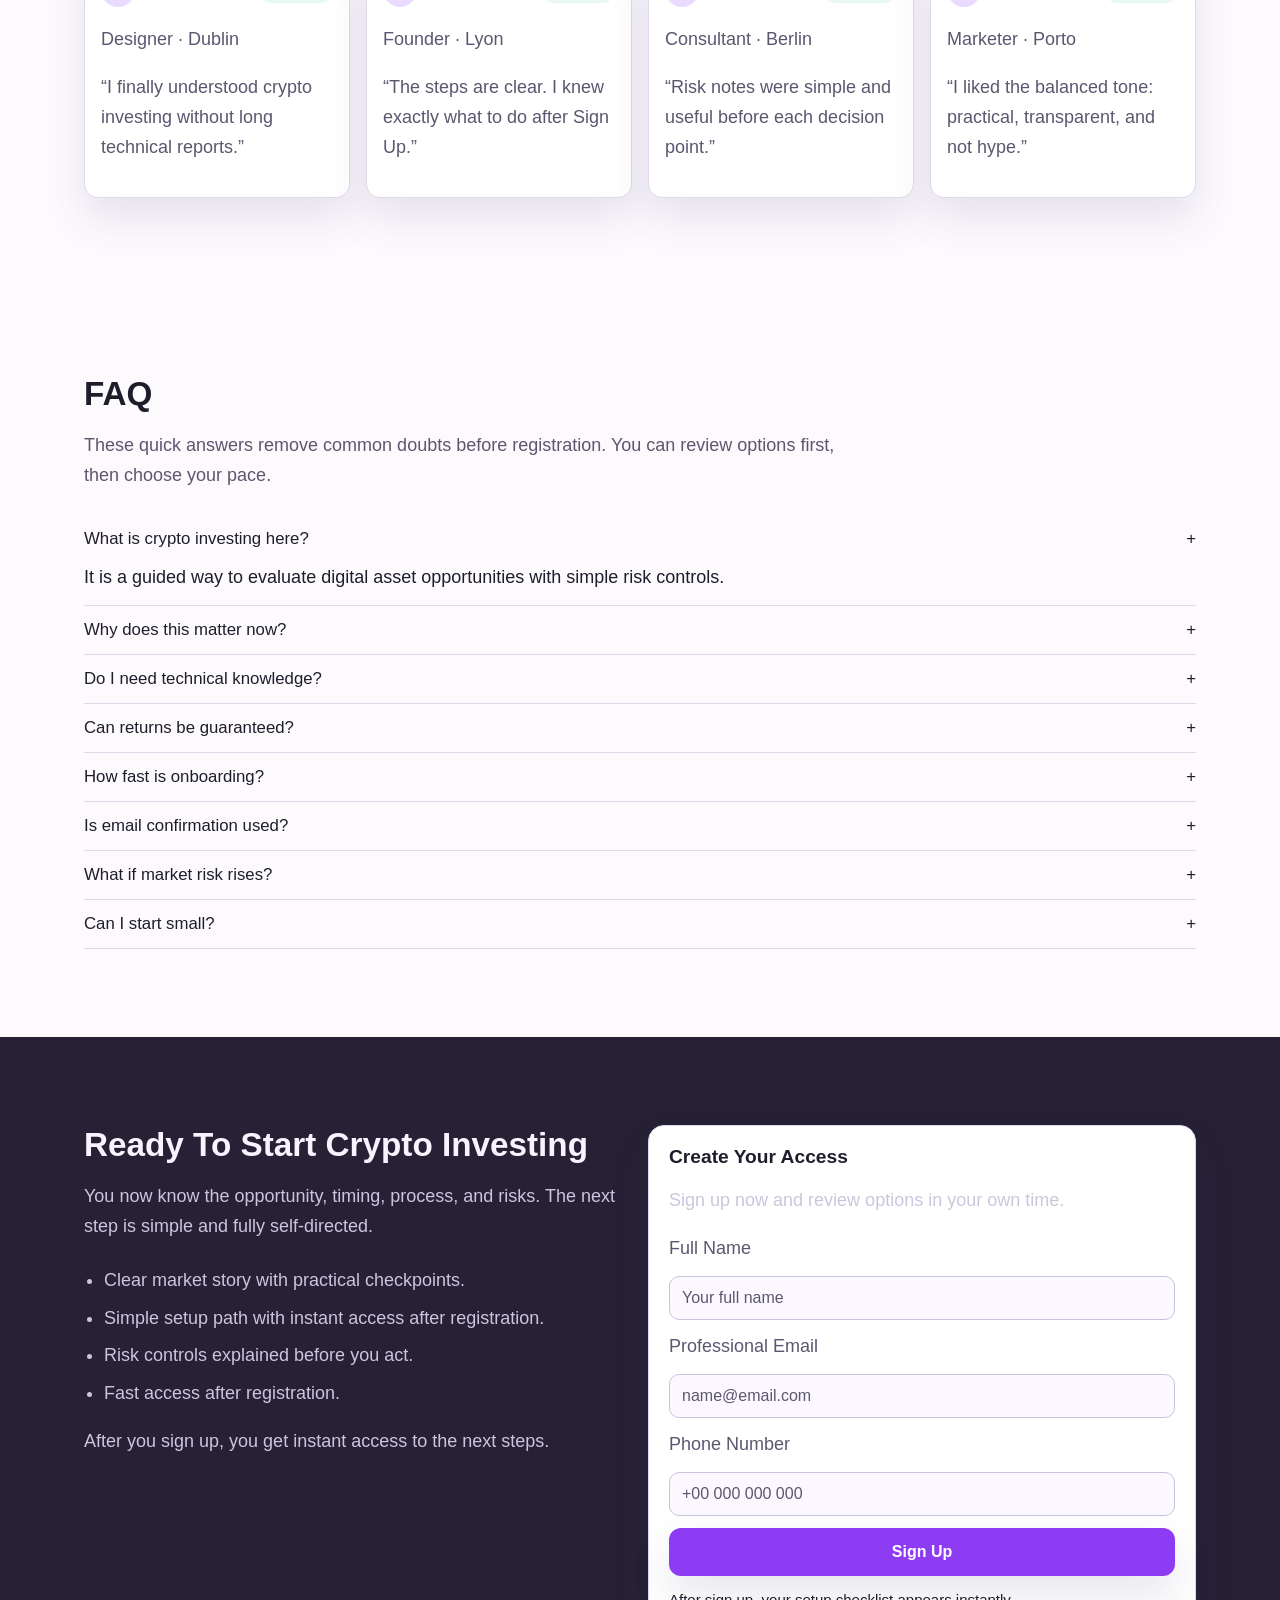
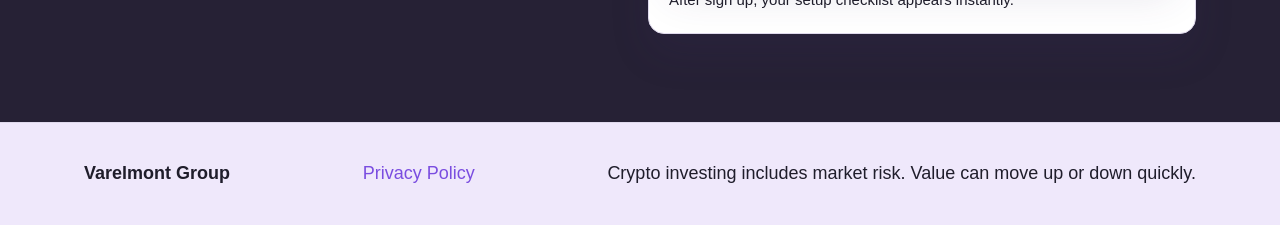
<file: es/index.html>
<!doctype html>
<html lang="en">
<head>
  <meta charset="UTF-8">
  <meta name="viewport" content="width=device-width, initial-scale=1.0">
  <title>Varelmont Group ES | Crypto Investing Story</title>
  <meta name="description" content="English content for Español route focused on crypto investing clarity and trusted onboarding.">
  <link rel="canonical" href="https://www.varelmontgroup.com/es/index.html">
  <link rel="alternate" hreflang="en" href="https://www.varelmontgroup.com/index.html"> <link rel="alternate" hreflang="de" href="https://www.varelmontgroup.com/de/index.html"> <link rel="alternate" hreflang="fr" href="https://www.varelmontgroup.com/fr/index.html"> <link rel="alternate" hreflang="es" href="https://www.varelmontgroup.com/es/index.html"> <link rel="alternate" hreflang="it" href="https://www.varelmontgroup.com/it/index.html"> <link rel="alternate" hreflang="tr" href="https://www.varelmontgroup.com/tr/index.html"> <link rel="alternate" hreflang="pt" href="https://www.varelmontgroup.com/pt/index.html"> <link rel="alternate" hreflang="ja" href="https://www.varelmontgroup.com/jp/index.html"> <link rel="alternate" hreflang="sk" href="https://www.varelmontgroup.com/sk/index.html"> <link rel="alternate" hreflang="nl-BE" href="https://www.varelmontgroup.com/be/index.html"> <link rel="alternate" hreflang="x-default" href="https://www.varelmontgroup.com/index.html">
  <meta property="og:title" content="Varelmont Group ES | Crypto Investing Story">
  <meta property="og:description" content="English content for Español route focused on crypto investing clarity and trusted onboarding.">
  <meta property="og:type" content="website">
  <meta property="og:url" content="https://www.varelmontgroup.com/es/index.html">
  <meta property="twitter:card" content="summary_large_image">
  <meta property="twitter:title" content="Varelmont Group ES | Crypto Investing Story">
  <meta property="twitter:description" content="English content for Español route focused on crypto investing clarity and trusted onboarding.">
  <link rel="stylesheet" href="../assets/style.css">
</head>
<body>
<header class="site-header">
  <div class="container header-inner">
    <a href="../index.html" class="brand">Varelmont Group</a>
    <nav class="nav-links" aria-label="Primary navigation">
      <a href="#why-market">Why Market</a><a href="#model">How It Works</a><a href="#metrics">Performance</a><a href="#faq">FAQ</a>
    </nav>
    <div class="header-actions">
      <div class="lang-wrap">
        <button class="lang-pill" aria-label="Current language">Español</button>
        <div class="lang-menu" role="menu" aria-label="Language selector"><a href="../index.html"><svg class="flag" viewBox="0 0 18 12" aria-hidden="true"><rect width="18" height="12" fill="#0a3a9f"/><path d="M0 0L18 12M18 0L0 12" stroke="#fff" stroke-width="2"/><path d="M0 0L18 12M18 0L0 12" stroke="#d91f26" stroke-width="1"/><path d="M9 0v12M0 6h18" stroke="#fff" stroke-width="3"/><path d="M9 0v12M0 6h18" stroke="#d91f26" stroke-width="1.6"/></svg><span>English</span></a>
<a href="../de/index.html"><svg class="flag" viewBox="0 0 18 12" aria-hidden="true"><rect width="18" height="4" fill="#111"/><rect y="4" width="18" height="4" fill="#c2171d"/><rect y="8" width="18" height="4" fill="#efc83b"/></svg><span>Deutsch</span></a>
<a href="../fr/index.html"><svg class="flag" viewBox="0 0 18 12" aria-hidden="true"><rect width="6" height="12" fill="#1f4db5"/><rect x="6" width="6" height="12" fill="#fff"/><rect x="12" width="6" height="12" fill="#d92d34"/></svg><span>Français</span></a>
<a href="../es/index.html"><svg class="flag" viewBox="0 0 18 12" aria-hidden="true"><rect width="18" height="12" fill="#f2cc3f"/><rect width="18" height="3" fill="#c9242a"/><rect y="9" width="18" height="3" fill="#c9242a"/></svg><span>Español</span></a>
<a href="../it/index.html"><svg class="flag" viewBox="0 0 18 12" aria-hidden="true"><rect width="6" height="12" fill="#1f9649"/><rect x="6" width="6" height="12" fill="#fff"/><rect x="12" width="6" height="12" fill="#d4373d"/></svg><span>Italiano</span></a>
<a href="../tr/index.html"><svg class="flag" viewBox="0 0 18 12" aria-hidden="true"><rect width="18" height="12" fill="#d11d2b"/><circle cx="8" cy="6" r="3.1" fill="#fff"/><circle cx="8.8" cy="6" r="2.3" fill="#d11d2b"/><circle cx="11.9" cy="6" r="1" fill="#fff"/></svg><span>Türkçe</span></a>
<a href="../pt/index.html"><svg class="flag" viewBox="0 0 18 12" aria-hidden="true"><rect width="7" height="12" fill="#167a4a"/><rect x="7" width="11" height="12" fill="#c7323a"/><circle cx="7" cy="6" r="2" fill="#f2d15a"/></svg><span>Português</span></a>
<a href="../jp/index.html"><svg class="flag" viewBox="0 0 18 12" aria-hidden="true"><rect width="18" height="12" fill="#fff"/><circle cx="9" cy="6" r="3" fill="#d12a34"/></svg><span>日本語</span></a>
<a href="../sk/index.html"><svg class="flag" viewBox="0 0 18 12" aria-hidden="true"><rect width="18" height="4" fill="#fff"/><rect y="4" width="18" height="4" fill="#2154bb"/><rect y="8" width="18" height="4" fill="#d33740"/></svg><span>Slovak</span></a>
<a href="../be/index.html"><svg class="flag" viewBox="0 0 18 12" aria-hidden="true"><rect width="6" height="12" fill="#161616"/><rect x="6" width="6" height="12" fill="#f2d146"/><rect x="12" width="6" height="12" fill="#cd343d"/></svg><span>Nederlands (BE)</span></a></div>
      </div>
      <a href="#signup" class="btn btn-primary">Sign Up</a>
      <button class="burger" aria-label="Open menu">☰</button>
    </div>
  </div>
</header>

<div class="mobile-drawer" aria-hidden="true">
  <aside class="drawer-panel" role="dialog" aria-label="Mobile menu">
    <div class="drawer-top"><strong>Menu</strong><button class="close-drawer" aria-label="Close menu">✕</button></div>
    <nav class="drawer-links">
      <a href="#why-market">Why Market</a><a href="#model">How It Works</a><a href="#focus">What We Focus On</a><a href="#metrics">Performance</a><a href="#insights">Insights</a><a href="#risk">Risk</a><a href="#reviews">Reviews</a><a href="#faq">FAQ</a>
    </nav>
    <div class="lang-wrap">
      <button class="lang-pill" aria-label="Current language">Español</button>
      <div class="lang-menu" role="menu"><a href="../index.html"><svg class="flag" viewBox="0 0 18 12" aria-hidden="true"><rect width="18" height="12" fill="#0a3a9f"/><path d="M0 0L18 12M18 0L0 12" stroke="#fff" stroke-width="2"/><path d="M0 0L18 12M18 0L0 12" stroke="#d91f26" stroke-width="1"/><path d="M9 0v12M0 6h18" stroke="#fff" stroke-width="3"/><path d="M9 0v12M0 6h18" stroke="#d91f26" stroke-width="1.6"/></svg><span>English</span></a>
<a href="../de/index.html"><svg class="flag" viewBox="0 0 18 12" aria-hidden="true"><rect width="18" height="4" fill="#111"/><rect y="4" width="18" height="4" fill="#c2171d"/><rect y="8" width="18" height="4" fill="#efc83b"/></svg><span>Deutsch</span></a>
<a href="../fr/index.html"><svg class="flag" viewBox="0 0 18 12" aria-hidden="true"><rect width="6" height="12" fill="#1f4db5"/><rect x="6" width="6" height="12" fill="#fff"/><rect x="12" width="6" height="12" fill="#d92d34"/></svg><span>Français</span></a>
<a href="../es/index.html"><svg class="flag" viewBox="0 0 18 12" aria-hidden="true"><rect width="18" height="12" fill="#f2cc3f"/><rect width="18" height="3" fill="#c9242a"/><rect y="9" width="18" height="3" fill="#c9242a"/></svg><span>Español</span></a>
<a href="../it/index.html"><svg class="flag" viewBox="0 0 18 12" aria-hidden="true"><rect width="6" height="12" fill="#1f9649"/><rect x="6" width="6" height="12" fill="#fff"/><rect x="12" width="6" height="12" fill="#d4373d"/></svg><span>Italiano</span></a>
<a href="../tr/index.html"><svg class="flag" viewBox="0 0 18 12" aria-hidden="true"><rect width="18" height="12" fill="#d11d2b"/><circle cx="8" cy="6" r="3.1" fill="#fff"/><circle cx="8.8" cy="6" r="2.3" fill="#d11d2b"/><circle cx="11.9" cy="6" r="1" fill="#fff"/></svg><span>Türkçe</span></a>
<a href="../pt/index.html"><svg class="flag" viewBox="0 0 18 12" aria-hidden="true"><rect width="7" height="12" fill="#167a4a"/><rect x="7" width="11" height="12" fill="#c7323a"/><circle cx="7" cy="6" r="2" fill="#f2d15a"/></svg><span>Português</span></a>
<a href="../jp/index.html"><svg class="flag" viewBox="0 0 18 12" aria-hidden="true"><rect width="18" height="12" fill="#fff"/><circle cx="9" cy="6" r="3" fill="#d12a34"/></svg><span>日本語</span></a>
<a href="../sk/index.html"><svg class="flag" viewBox="0 0 18 12" aria-hidden="true"><rect width="18" height="4" fill="#fff"/><rect y="4" width="18" height="4" fill="#2154bb"/><rect y="8" width="18" height="4" fill="#d33740"/></svg><span>Slovak</span></a>
<a href="../be/index.html"><svg class="flag" viewBox="0 0 18 12" aria-hidden="true"><rect width="6" height="12" fill="#161616"/><rect x="6" width="6" height="12" fill="#f2d146"/><rect x="12" width="6" height="12" fill="#cd343d"/></svg><span>Nederlands (BE)</span></a></div>
    </div>
    <a href="#signup" class="btn btn-primary">Sign Up</a>
  </aside>
</div>

<main>
<section class="section light" id="hero">
  <div class="container hero-grid">
    <div>
      <h1>Crypto Investing With Clear Steps</h1>
      <p>Varelmont Group helps you approach crypto investing with a simple plan and transparent updates. The market is active now because more payment, trading, and storage tools are reaching everyday users. You get a clear path, practical risk notes, and measurable checkpoints before you commit more capital. After you sign up, you get instant access to the next steps.</p>
      <div class="performance-panel" aria-label="Performance range">
        <div class="muted">Historical outcome range during favorable periods</div>
        <div class="perf-grid">
          <div class="perf-item"><div class="perf-number">8–15%</div><div class="perf-label">Monthly range</div></div>
          <div class="perf-item"><div class="perf-number">80–200%</div><div class="perf-label">Annual range</div></div>
        </div>
        <div class="perf-note">Returns depend on market conditions. Not guaranteed.</div>
      </div>
    </div>
    <aside class="form-card" id="signup">
      <h3 class="form-title">Start With Clarity</h3>
      <p class="form-sub">Sign up in one minute. No outreach. Just a clear setup checklist.</p>
      <div class="form-body">
        <label for="name1">Full Name</label><input id="name1" name="name" autocomplete="name" placeholder="Your full name">
        <label for="email1">Professional Email</label><input id="email1" type="email" name="email" autocomplete="email" placeholder="name@email.com">
        <label for="phone1">Phone Number</label><input id="phone1" name="phone" autocomplete="tel" placeholder="+00 000 000 000">
        <button class="btn btn-primary">Sign Up</button>
        <small class="muted">We may send a short email to confirm your details.</small>
      </div>
    </aside>
  </div>
</section>

<section class="section light" id="why-market">
  <div class="container grid-2">
    <div>
      <h2>Why Crypto Investing Now</h2>
      <p class="small-intro">Crypto investing is growing as digital payment use keeps expanding worldwide. Better tools now make participation easier and faster.</p>
      <ul class="bullet-list"><li>More people use blockchain payments for real purchases.</li><li>Large brands now hold or accept digital assets.</li><li>Regulation is clearer in many key regions.</li><li>Market cycles create entry windows for prepared investors.</li></ul>
      <p>What it means: timing and structure matter more than hype, so a guided process can reduce avoidable mistakes.</p>
    </div>
    <div class="card"><h3>Market Shift</h3><p>Usage is moving from idea stage to everyday financial behavior.</p><p class="muted">Investor implication: clearer demand drivers may support better timing decisions.</p></div>
  </div>
</section>

<section class="section dark" id="model">
  <div class="container">
    <h2>How The Model Works</h2>
    <p class="small-intro">Here is the crypto investing process in five simple steps. Each step gives a clear action and a clear decision point.</p>
    <div class="grid-3">
      <div class="card"><h3>Step 1: Register</h3><p>Create your account and verify your email quickly.</p></div>
      <div class="card"><h3>Step 2: Review</h3><p>See active options with expected range and risk level.</p></div>
      <div class="card"><h3>Step 3: Choose</h3><p>Pick a direction based on your comfort and timeline.</p></div>
      <div class="card"><h3>Step 4: Track</h3><p>Follow live checkpoints and compare with baseline market moves.</p></div>
      <div class="card"><h3>Step 5: Adjust</h3><p>Rebalance when market behavior changes against your target.</p></div>
      <div class="card"><h3>Your Outcome</h3><p>Clear structure helps reduce emotion-led decisions.</p></div>
    </div>
    <p>After you sign up, you will see a clear setup checklist.</p>
  </div>
</section>

<section class="section light" id="focus">
  <div class="container grid-2">
    <div class="chart-box">
      <h3>Selection Mix</h3>
      <div class="benchmark">Typical range benchmark: 40% core, 35% momentum, 25% event-driven.</div>
      <div class="compare-row"><span>Core</span><div class="bar-track"><div class="bar-fill-a" style="width:42%"></div></div><strong>42%</strong></div>
      <div class="compare-row"><span>Momentum</span><div class="bar-track"><div class="bar-fill-b" style="width:33%"></div></div><strong>33%</strong></div>
      <div class="compare-row"><span>Event</span><div class="bar-track"><div class="bar-fill-a" style="width:25%"></div></div><strong>25%</strong></div>
      <p>Meaning: this mix balances steady exposure with timed opportunities.</p>
    </div>
    <div>
      <h2>What We Focus On</h2>
      <p class="small-intro">We choose crypto investing opportunities using simple filters. The goal is to avoid noise and focus on real signals.</p>
      <ul class="bullet-list"><li>Adoption signal: real usage, not just social noise.</li><li>Price behavior: clear trend with healthy pullbacks.</li><li>Trading depth check: enough buyers and sellers for smoother moves.</li><li>Catalyst map: upgrades, listings, and policy moments.</li></ul>
      <p>What you get: each option includes reason, timing context, and a plain risk note.</p>
    </div>
  </div>
</section>

<section class="section light" id="metrics">
  <div class="container">
    <h2>Performance Snapshot</h2>
    <p class="small-intro">This view compares recent model outcomes with a simple market baseline. It shows potential and variability, not promises.</p>
    <div class="grid-2">
      <div class="chart-box">
        <h3>Quarterly Comparison</h3>
        <div class="benchmark">Benchmark: broad crypto market average in the same window.</div>
        <div class="compare-row"><span>Model</span><div class="bar-track"><div class="bar-fill-a" style="width:68%"></div></div><strong>+34%</strong></div>
        <div class="compare-row"><span>Market</span><div class="bar-track"><div class="bar-fill-b" style="width:44%"></div></div><strong>+22%</strong></div>
        <p>Interpretation: active selection improved upside while keeping structured checkpoints.</p>
      </div>
      <div class="chart-box">
        <h3>Range Distribution</h3>
        <div class="waterfall">
          <div class="step-col step-1">Low<br>6%</div>
          <div class="step-col step-2">Base<br>18%</div>
          <div class="step-col step-3">Strong<br>27%</div>
          <div class="step-col step-4">Peak<br>39%</div>
        </div>
        <div class="benchmark">Reference: last cycle outcomes by market strength.</div>
        <p>Meaning: outcomes widen in strong cycles, so planning range matters.</p>
      </div>
    </div>
  </div>
</section>

<section class="section dark" id="insights">
  <div class="container grid-2">
    <div>
      <h2>Insights That Drive Returns</h2>
      <p class="small-intro">Returns in crypto investing often come from timing, not constant exposure. We track practical drivers you can understand quickly.</p>
      <ul class="bullet-list"><li>Network activity growth can support price demand.</li><li>Exchange flows can show pressure before major moves.</li><li>Rate policy shifts can increase risk appetite.</li><li>Sector rotation can create short windows of strength.</li></ul>
      <p>Investor implication: seeing these drivers early can improve entry and exit discipline.</p>
    </div>
    <div class="chart-box">
      <h3>Return Driver Waterfall</h3>
      <div class="benchmark">Baseline: neutral market month.</div>
      <div class="waterfall"><div class="step-col step-1">Entry<br>+4</div><div class="step-col step-2">Trend<br>+9</div><div class="step-col step-3">Rotation<br>+6</div><div class="step-col step-4">Exit<br>+11</div></div>
      <p>What it means: small disciplined actions can stack into larger outcomes.</p>
    </div>
  </div>
</section>

<section class="section light" id="risk">
  <div class="container grid-2">
    <div class="chart-box">
      <h3>Risk Matrix</h3>
      <div class="benchmark">Axes: likelihood and impact with simple action response.</div>
      <div class="matrix">
        <div class="cell"><strong>High impact</strong><p>Fast market drop. Action: reduce exposure.</p></div>
        <div class="cell"><strong>Medium impact</strong><p>Policy surprise. Action: pause new entries.</p></div>
        <div class="cell"><strong>Lower impact</strong><p>Short volatility spike. Action: wait for confirmation.</p></div>
        <div class="cell"><strong>Control point</strong><p>Position sizing limits downside on single ideas.</p></div>
      </div>
      <p>Meaning: you see what could go wrong before you act.</p>
    </div>
    <div>
      <h2>Simple Risk View</h2>
      <p class="small-intro">Crypto investing can rise quickly and fall quickly. Risk control is part of the strategy, not an afterthought.</p>
      <ul class="bullet-list"><li>No single asset should dominate your plan.</li><li>Use pre-set invalidation points before entry.</li><li>Keep capital in stages instead of one large move.</li><li>Review news events that can shift sentiment fast.</li></ul>
      <p>How we reduce risk: structure, checkpoints, and clear stop logic.</p>
    </div>
  </div>
</section>

<section class="section light" id="reviews">
  <div class="container">
    <h2>Investor Reviews</h2>
    <p class="small-intro">Real feedback shows whether the process is clear and practical. These reviews focus on clarity, speed, and trust.</p>
    <div class="grid-4">
      <article class="card"><div class="review-head"><div class="review-id"><span class="avatar">AR</span><strong>Alex Reed</strong></div><span class="verified">VERIFIED</span></div><p class="muted">Designer · Dublin</p><p>“I finally understood crypto investing without long technical reports.”</p></article>
      <article class="card"><div class="review-head"><div class="review-id"><span class="avatar">LM</span><strong>Lina Moreau</strong></div><span class="verified">VERIFIED</span></div><p class="muted">Founder · Lyon</p><p>“The steps are clear. I knew exactly what to do after Sign Up.”</p></article>
      <article class="card"><div class="review-head"><div class="review-id"><span class="avatar">JT</span><strong>Jonas Terp</strong></div><span class="verified">VERIFIED</span></div><p class="muted">Consultant · Berlin</p><p>“Risk notes were simple and useful before each decision point.”</p></article>
      <article class="card"><div class="review-head"><div class="review-id"><span class="avatar">SP</span><strong>Sofia Pires</strong></div><span class="verified">VERIFIED</span></div><p class="muted">Marketer · Porto</p><p>“I liked the balanced tone: practical, transparent, and not hype.”</p></article>
    </div>
  </div>
</section>

<section class="section light" id="faq">
  <div class="container">
    <h2>FAQ</h2>
    <p class="small-intro">These quick answers remove common doubts before registration. You can review options first, then choose your pace.</p>
    <div class="faq-item open"><button class="faq-btn" aria-expanded="true">What is crypto investing here?<span>+</span></button><div class="faq-answer">It is a guided way to evaluate digital asset opportunities with simple risk controls.</div></div>
    <div class="faq-item"><button class="faq-btn">Why does this matter now?<span>+</span></button><div class="faq-answer">Adoption and infrastructure are improving, creating clearer market cycles and entry windows.</div></div>
    <div class="faq-item"><button class="faq-btn">Do I need technical knowledge?<span>+</span></button><div class="faq-answer">No. Every key step uses plain language and practical examples.</div></div>
    <div class="faq-item"><button class="faq-btn">Can returns be guaranteed?<span>+</span></button><div class="faq-answer">No. Returns depend on market conditions and can vary.</div></div>
    <div class="faq-item"><button class="faq-btn">How fast is onboarding?<span>+</span></button><div class="faq-answer">After you sign up, you can review the options and choose what to do next.</div></div>
    <div class="faq-item"><button class="faq-btn">Is email confirmation used?<span>+</span></button><div class="faq-answer">We may send a short email to confirm your details.</div></div>
    <div class="faq-item"><button class="faq-btn">What if market risk rises?<span>+</span></button><div class="faq-answer">The process uses staged entries and predefined exit logic to limit downside decisions.</div></div>
    <div class="faq-item"><button class="faq-btn">Can I start small?<span>+</span></button><div class="faq-answer">Yes. You can begin with a smaller amount and scale only when comfortable.</div></div>
  </div>
</section>

<section class="section dark" id="final-cta">
  <div class="container grid-2">
    <div>
      <h2>Ready To Start Crypto Investing</h2>
      <p class="small-intro">You now know the opportunity, timing, process, and risks. The next step is simple and fully self-directed.</p>
      <ul class="bullet-list"><li>Clear market story with practical checkpoints.</li><li>Simple setup path with instant access after registration.</li><li>Risk controls explained before you act.</li><li>Fast access after registration.</li></ul>
      <p>After you sign up, you get instant access to the next steps.</p>
    </div>
    <aside class="form-card">
      <h3>Create Your Access</h3>
      <p class="form-sub">Sign up now and review options in your own time.</p>
      <div class="form-body">
        <label for="name2">Full Name</label><input id="name2" name="name2" autocomplete="name" placeholder="Your full name">
        <label for="email2">Professional Email</label><input id="email2" type="email" name="email2" autocomplete="email" placeholder="name@email.com">
        <label for="phone2">Phone Number</label><input id="phone2" name="phone2" autocomplete="tel" placeholder="+00 000 000 000">
        <button class="btn btn-primary">Sign Up</button>
        <small class="muted">After sign up, your setup checklist appears instantly.</small>
      </div>
    </aside>
  </div>
</section>
</main>

<footer>
  <div class="container footer-inner">
    <strong>Varelmont Group</strong>
    <a href="#" data-open-privacy>Privacy Policy</a>
    <span>Crypto investing includes market risk. Value can move up or down quickly.</span>
  </div>
</footer>

<div class="modal" id="privacyModal" aria-hidden="true">
  <div class="modal-card" role="dialog" aria-modal="true" aria-label="Privacy Policy">
    <div class="modal-top"><h2>Privacy Policy</h2><button class="modal-close-x" data-close-privacy aria-label="Close policy">✕</button></div>
    <h3>Introduction</h3><p>We explain what data we collect and why in clear language.</p>
    <h3>Data collection</h3><p>We collect name, email, phone, usage logs, and form actions.</p>
    <h3>Legal basis</h3><p>We process data for service delivery, security, and legal duties.</p>
    <h3>Cookies</h3><p>Cookies help session stability, traffic analysis, and fraud prevention.</p>
    <h3>Retention</h3><p>We keep data only as long as needed for service and legal records.</p>
    <h3>Third-party sharing</h3><p>We share limited data with vetted providers for hosting and email delivery.</p>
    <h3>Security</h3><p>We use access controls, encryption, and monitoring to protect data.</p>
    <h3>User rights</h3><p>You can request access, correction, deletion, or usage limits where allowed.</p>
    <h3>International transfers</h3><p>Some providers process data across borders under contractual protections.</p>
    <h3>Industry risk disclosure</h3><p>Digital asset markets are volatile and can change quickly with policy shifts.</p>
    <h3>Contact</h3><p>For privacy questions, email privacy@varelmontgroup.com.</p>
    <div class="modal-foot"><button class="modal-close-btn" data-close-privacy>Close</button></div>
  </div>
</div>

<script type="application/ld+json">{"@context":"https://schema.org","@graph":[{"@type":"Organization","name":"Varelmont Group","url":"https://www.varelmontgroup.com/"},{"@type":"WebSite","name":"Varelmont Group","url":"https://www.varelmontgroup.com/es/index.html"},{"@type":"FAQPage","mainEntity":[{"@type":"Question","name":"What is crypto investing here?","acceptedAnswer":{"@type":"Answer","text":"A guided way to evaluate digital asset opportunities with simple risk controls."}},{"@type":"Question","name":"Can returns be guaranteed?","acceptedAnswer":{"@type":"Answer","text":"No. Returns depend on market conditions and can vary."}}]},{"@type":"Review","author":{"@type":"Person","name":"Alex Reed"},"reviewRating":{"@type":"Rating","ratingValue":"5"},"reviewBody":"I finally understood crypto investing without long technical reports."}]}</script>
<script src="../assets/app.js" defer></script>
</body>
</html>
</file>
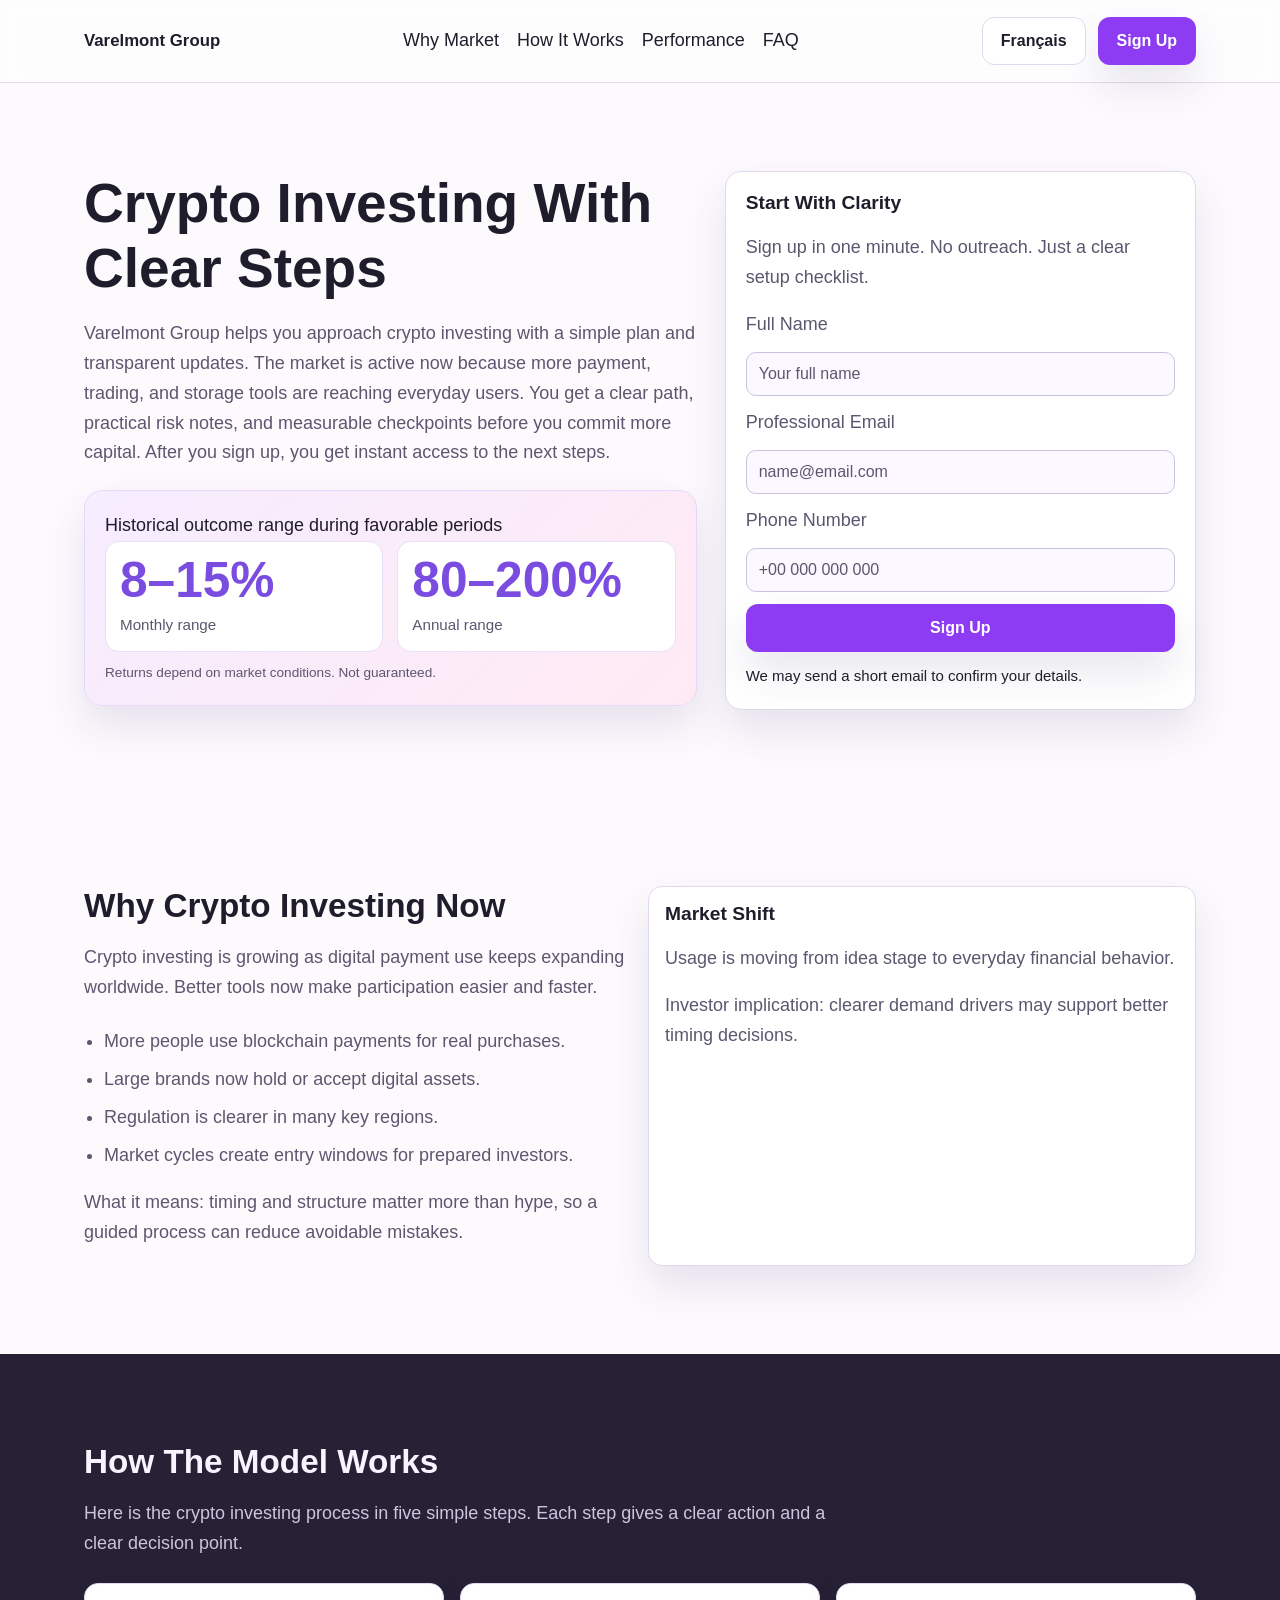
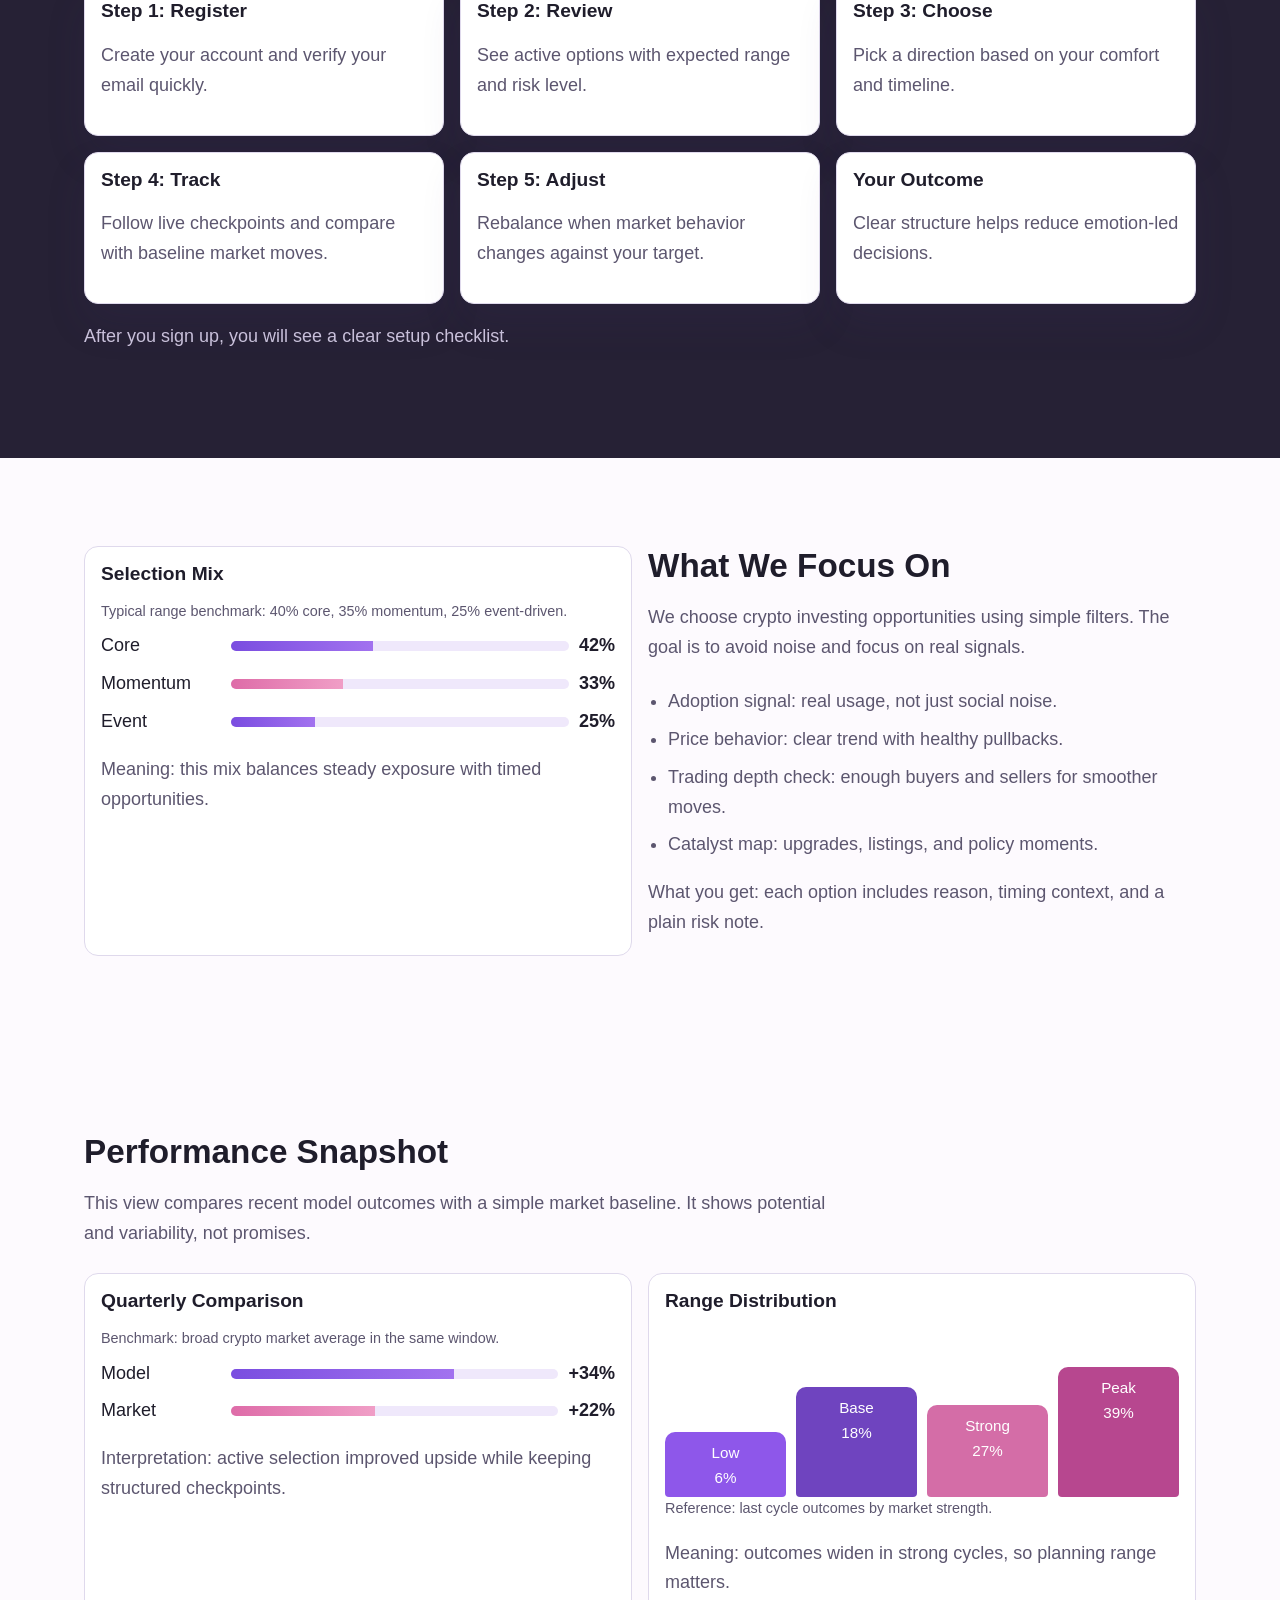
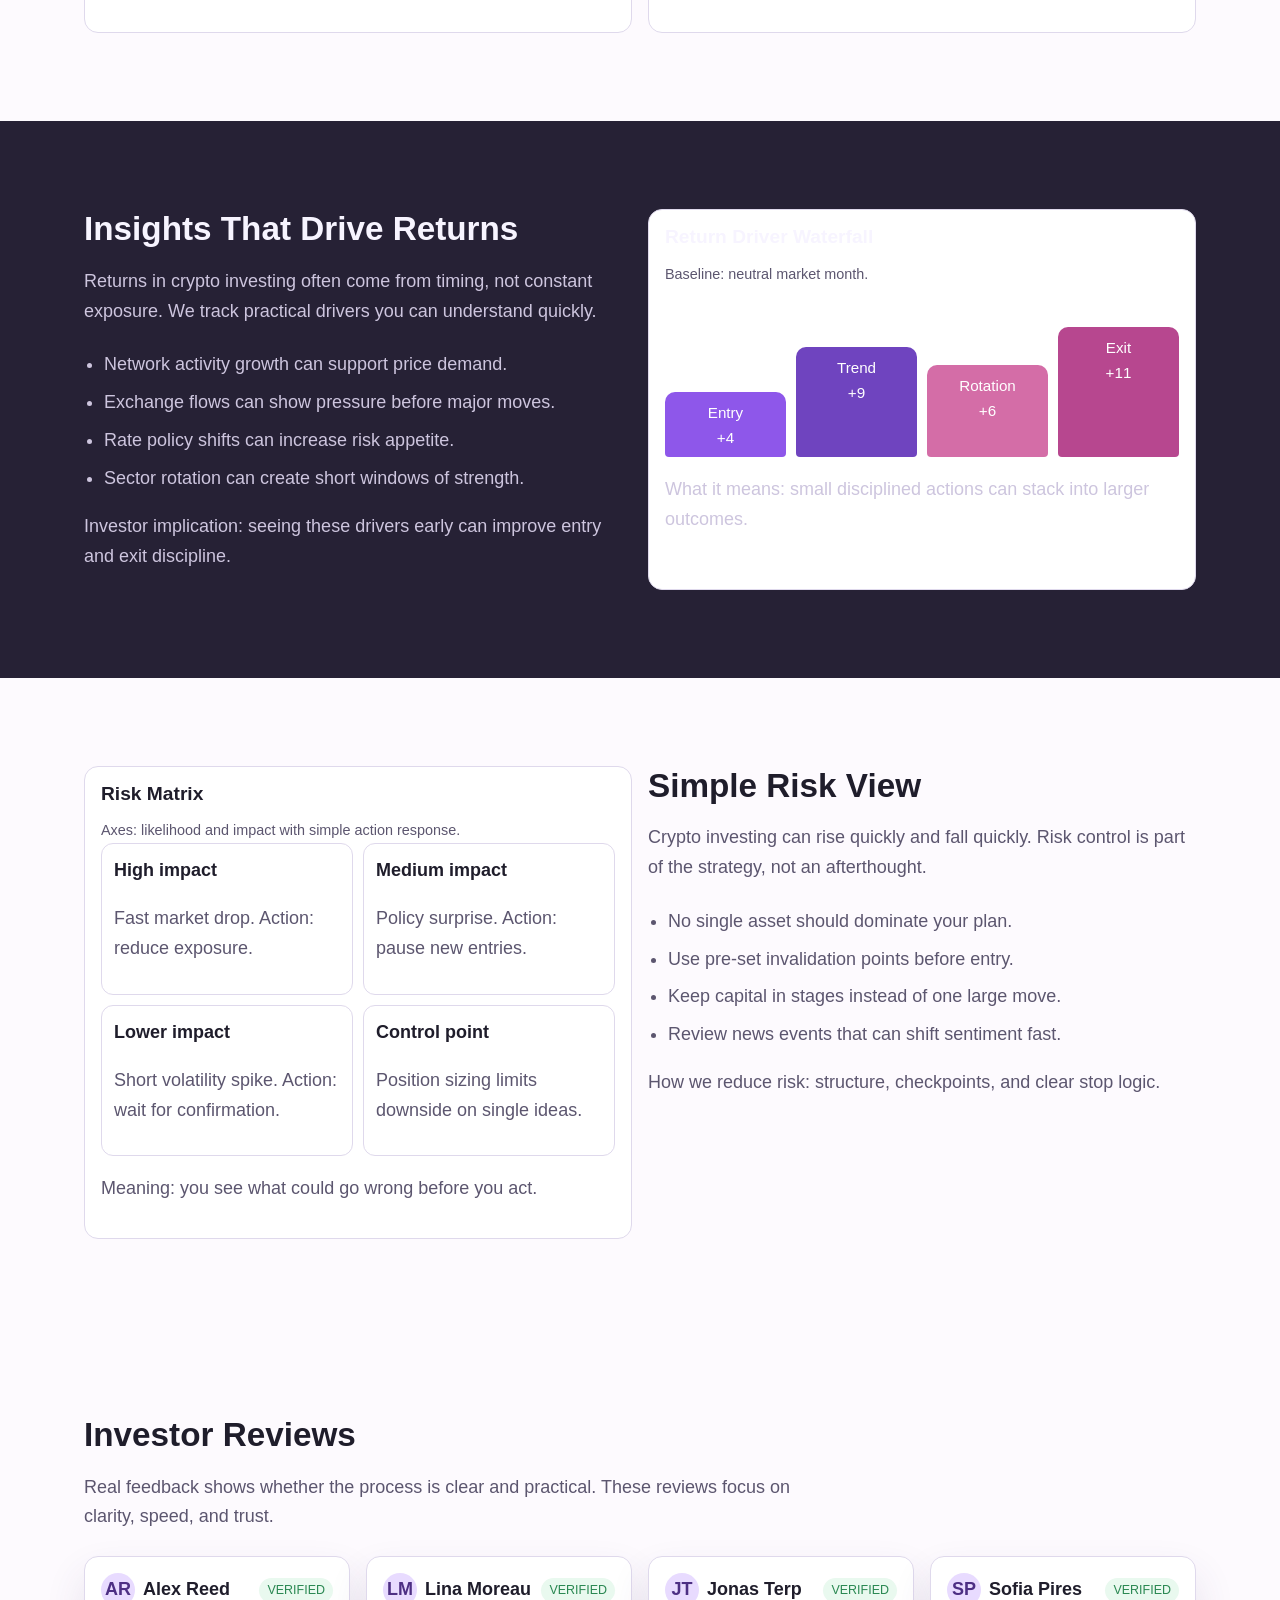
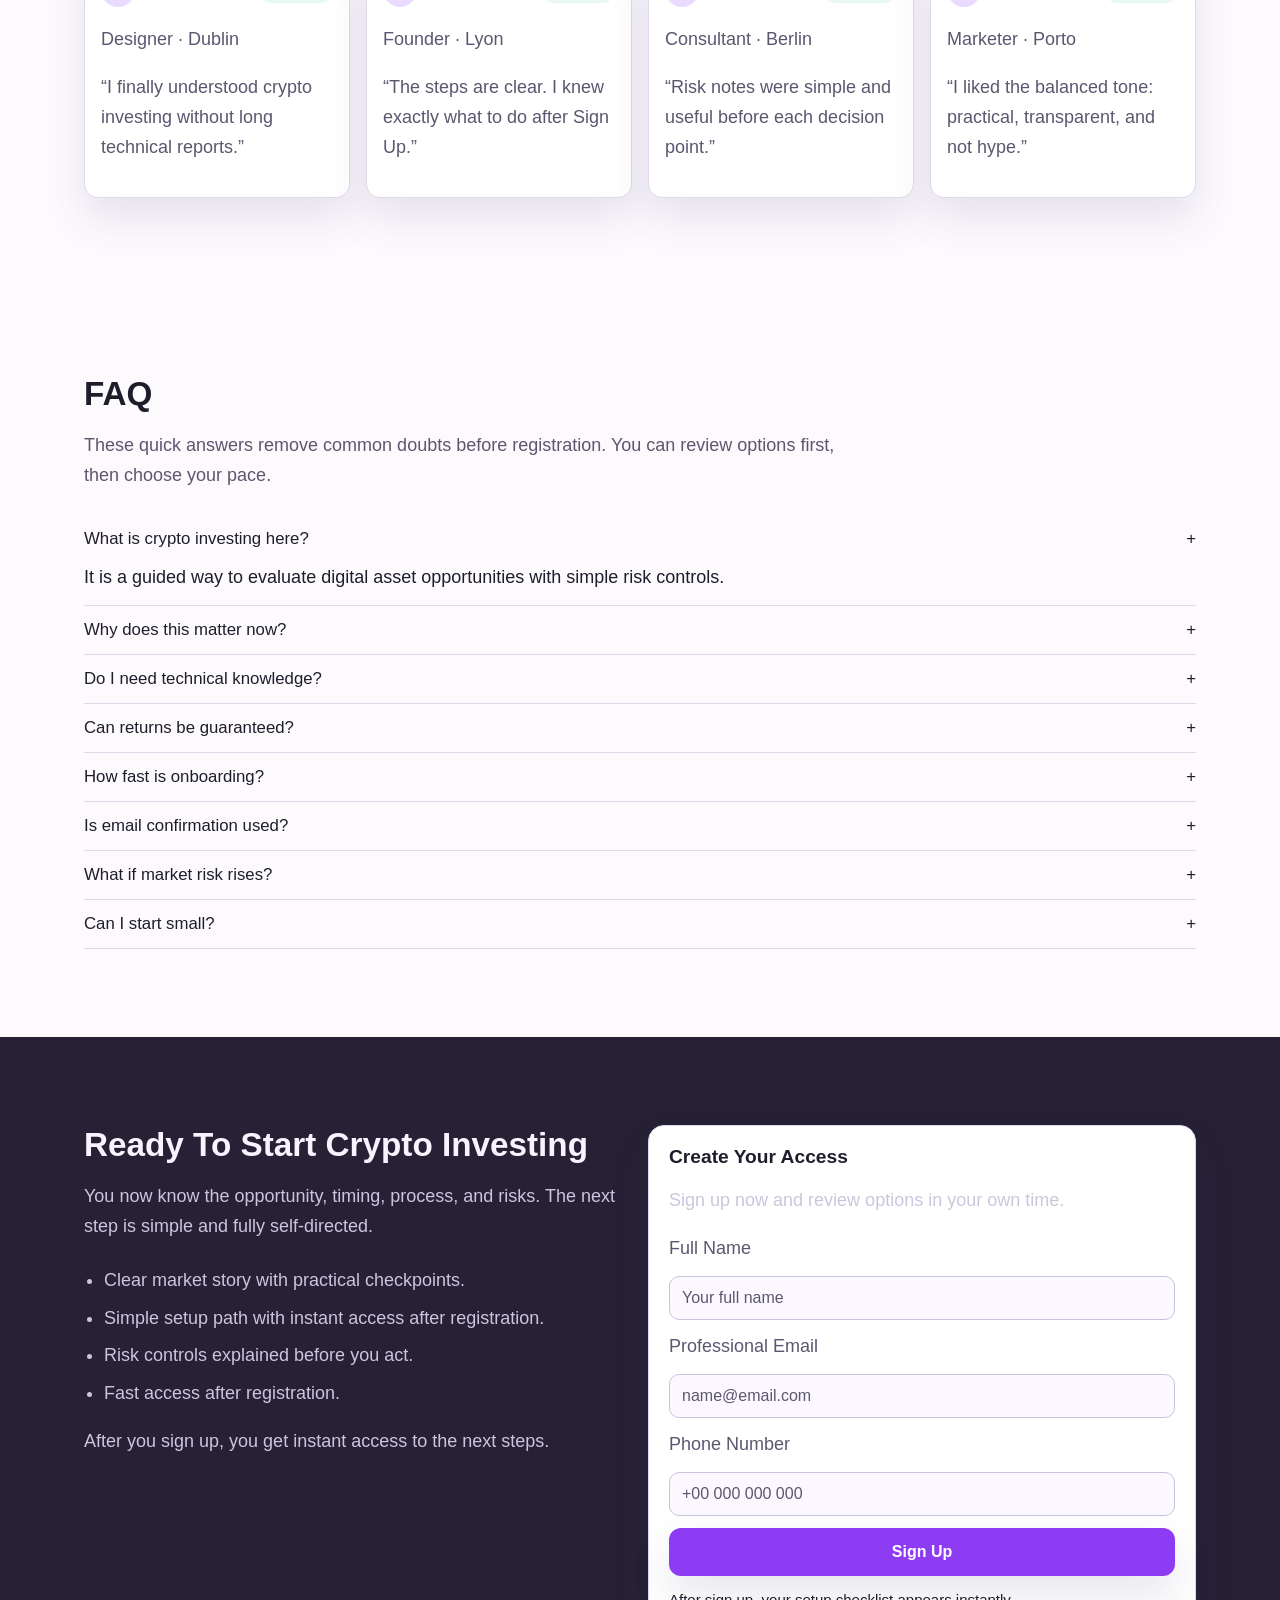
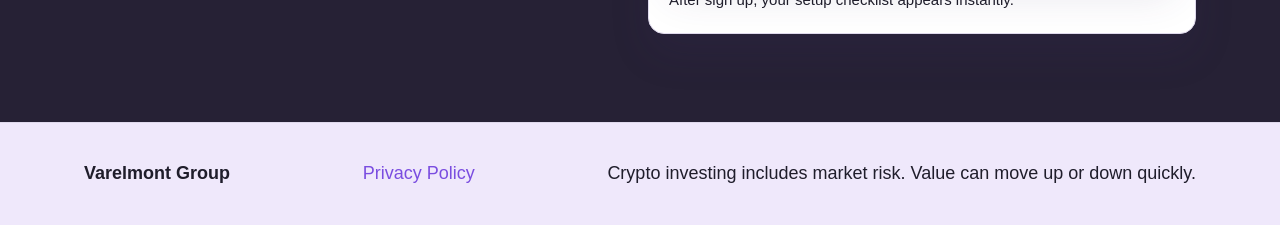
<file: fr/index.html>
<!doctype html>
<html lang="en">
<head>
  <meta charset="UTF-8">
  <meta name="viewport" content="width=device-width, initial-scale=1.0">
  <title>Varelmont Group FR | Crypto Investing Opportunity</title>
  <meta name="description" content="English content for Français route with clear crypto investing explanation and registration flow.">
  <link rel="canonical" href="https://www.varelmontgroup.com/fr/index.html">
  <link rel="alternate" hreflang="en" href="https://www.varelmontgroup.com/index.html"> <link rel="alternate" hreflang="de" href="https://www.varelmontgroup.com/de/index.html"> <link rel="alternate" hreflang="fr" href="https://www.varelmontgroup.com/fr/index.html"> <link rel="alternate" hreflang="es" href="https://www.varelmontgroup.com/es/index.html"> <link rel="alternate" hreflang="it" href="https://www.varelmontgroup.com/it/index.html"> <link rel="alternate" hreflang="tr" href="https://www.varelmontgroup.com/tr/index.html"> <link rel="alternate" hreflang="pt" href="https://www.varelmontgroup.com/pt/index.html"> <link rel="alternate" hreflang="ja" href="https://www.varelmontgroup.com/jp/index.html"> <link rel="alternate" hreflang="sk" href="https://www.varelmontgroup.com/sk/index.html"> <link rel="alternate" hreflang="nl-BE" href="https://www.varelmontgroup.com/be/index.html"> <link rel="alternate" hreflang="x-default" href="https://www.varelmontgroup.com/index.html">
  <meta property="og:title" content="Varelmont Group FR | Crypto Investing Opportunity">
  <meta property="og:description" content="English content for Français route with clear crypto investing explanation and registration flow.">
  <meta property="og:type" content="website">
  <meta property="og:url" content="https://www.varelmontgroup.com/fr/index.html">
  <meta property="twitter:card" content="summary_large_image">
  <meta property="twitter:title" content="Varelmont Group FR | Crypto Investing Opportunity">
  <meta property="twitter:description" content="English content for Français route with clear crypto investing explanation and registration flow.">
  <link rel="stylesheet" href="../assets/style.css">
</head>
<body>
<header class="site-header">
  <div class="container header-inner">
    <a href="../index.html" class="brand">Varelmont Group</a>
    <nav class="nav-links" aria-label="Primary navigation">
      <a href="#why-market">Why Market</a><a href="#model">How It Works</a><a href="#metrics">Performance</a><a href="#faq">FAQ</a>
    </nav>
    <div class="header-actions">
      <div class="lang-wrap">
        <button class="lang-pill" aria-label="Current language">Français</button>
        <div class="lang-menu" role="menu" aria-label="Language selector"><a href="../index.html"><svg class="flag" viewBox="0 0 18 12" aria-hidden="true"><rect width="18" height="12" fill="#0a3a9f"/><path d="M0 0L18 12M18 0L0 12" stroke="#fff" stroke-width="2"/><path d="M0 0L18 12M18 0L0 12" stroke="#d91f26" stroke-width="1"/><path d="M9 0v12M0 6h18" stroke="#fff" stroke-width="3"/><path d="M9 0v12M0 6h18" stroke="#d91f26" stroke-width="1.6"/></svg><span>English</span></a>
<a href="../de/index.html"><svg class="flag" viewBox="0 0 18 12" aria-hidden="true"><rect width="18" height="4" fill="#111"/><rect y="4" width="18" height="4" fill="#c2171d"/><rect y="8" width="18" height="4" fill="#efc83b"/></svg><span>Deutsch</span></a>
<a href="../fr/index.html"><svg class="flag" viewBox="0 0 18 12" aria-hidden="true"><rect width="6" height="12" fill="#1f4db5"/><rect x="6" width="6" height="12" fill="#fff"/><rect x="12" width="6" height="12" fill="#d92d34"/></svg><span>Français</span></a>
<a href="../es/index.html"><svg class="flag" viewBox="0 0 18 12" aria-hidden="true"><rect width="18" height="12" fill="#f2cc3f"/><rect width="18" height="3" fill="#c9242a"/><rect y="9" width="18" height="3" fill="#c9242a"/></svg><span>Español</span></a>
<a href="../it/index.html"><svg class="flag" viewBox="0 0 18 12" aria-hidden="true"><rect width="6" height="12" fill="#1f9649"/><rect x="6" width="6" height="12" fill="#fff"/><rect x="12" width="6" height="12" fill="#d4373d"/></svg><span>Italiano</span></a>
<a href="../tr/index.html"><svg class="flag" viewBox="0 0 18 12" aria-hidden="true"><rect width="18" height="12" fill="#d11d2b"/><circle cx="8" cy="6" r="3.1" fill="#fff"/><circle cx="8.8" cy="6" r="2.3" fill="#d11d2b"/><circle cx="11.9" cy="6" r="1" fill="#fff"/></svg><span>Türkçe</span></a>
<a href="../pt/index.html"><svg class="flag" viewBox="0 0 18 12" aria-hidden="true"><rect width="7" height="12" fill="#167a4a"/><rect x="7" width="11" height="12" fill="#c7323a"/><circle cx="7" cy="6" r="2" fill="#f2d15a"/></svg><span>Português</span></a>
<a href="../jp/index.html"><svg class="flag" viewBox="0 0 18 12" aria-hidden="true"><rect width="18" height="12" fill="#fff"/><circle cx="9" cy="6" r="3" fill="#d12a34"/></svg><span>日本語</span></a>
<a href="../sk/index.html"><svg class="flag" viewBox="0 0 18 12" aria-hidden="true"><rect width="18" height="4" fill="#fff"/><rect y="4" width="18" height="4" fill="#2154bb"/><rect y="8" width="18" height="4" fill="#d33740"/></svg><span>Slovak</span></a>
<a href="../be/index.html"><svg class="flag" viewBox="0 0 18 12" aria-hidden="true"><rect width="6" height="12" fill="#161616"/><rect x="6" width="6" height="12" fill="#f2d146"/><rect x="12" width="6" height="12" fill="#cd343d"/></svg><span>Nederlands (BE)</span></a></div>
      </div>
      <a href="#signup" class="btn btn-primary">Sign Up</a>
      <button class="burger" aria-label="Open menu">☰</button>
    </div>
  </div>
</header>

<div class="mobile-drawer" aria-hidden="true">
  <aside class="drawer-panel" role="dialog" aria-label="Mobile menu">
    <div class="drawer-top"><strong>Menu</strong><button class="close-drawer" aria-label="Close menu">✕</button></div>
    <nav class="drawer-links">
      <a href="#why-market">Why Market</a><a href="#model">How It Works</a><a href="#focus">What We Focus On</a><a href="#metrics">Performance</a><a href="#insights">Insights</a><a href="#risk">Risk</a><a href="#reviews">Reviews</a><a href="#faq">FAQ</a>
    </nav>
    <div class="lang-wrap">
      <button class="lang-pill" aria-label="Current language">Français</button>
      <div class="lang-menu" role="menu"><a href="../index.html"><svg class="flag" viewBox="0 0 18 12" aria-hidden="true"><rect width="18" height="12" fill="#0a3a9f"/><path d="M0 0L18 12M18 0L0 12" stroke="#fff" stroke-width="2"/><path d="M0 0L18 12M18 0L0 12" stroke="#d91f26" stroke-width="1"/><path d="M9 0v12M0 6h18" stroke="#fff" stroke-width="3"/><path d="M9 0v12M0 6h18" stroke="#d91f26" stroke-width="1.6"/></svg><span>English</span></a>
<a href="../de/index.html"><svg class="flag" viewBox="0 0 18 12" aria-hidden="true"><rect width="18" height="4" fill="#111"/><rect y="4" width="18" height="4" fill="#c2171d"/><rect y="8" width="18" height="4" fill="#efc83b"/></svg><span>Deutsch</span></a>
<a href="../fr/index.html"><svg class="flag" viewBox="0 0 18 12" aria-hidden="true"><rect width="6" height="12" fill="#1f4db5"/><rect x="6" width="6" height="12" fill="#fff"/><rect x="12" width="6" height="12" fill="#d92d34"/></svg><span>Français</span></a>
<a href="../es/index.html"><svg class="flag" viewBox="0 0 18 12" aria-hidden="true"><rect width="18" height="12" fill="#f2cc3f"/><rect width="18" height="3" fill="#c9242a"/><rect y="9" width="18" height="3" fill="#c9242a"/></svg><span>Español</span></a>
<a href="../it/index.html"><svg class="flag" viewBox="0 0 18 12" aria-hidden="true"><rect width="6" height="12" fill="#1f9649"/><rect x="6" width="6" height="12" fill="#fff"/><rect x="12" width="6" height="12" fill="#d4373d"/></svg><span>Italiano</span></a>
<a href="../tr/index.html"><svg class="flag" viewBox="0 0 18 12" aria-hidden="true"><rect width="18" height="12" fill="#d11d2b"/><circle cx="8" cy="6" r="3.1" fill="#fff"/><circle cx="8.8" cy="6" r="2.3" fill="#d11d2b"/><circle cx="11.9" cy="6" r="1" fill="#fff"/></svg><span>Türkçe</span></a>
<a href="../pt/index.html"><svg class="flag" viewBox="0 0 18 12" aria-hidden="true"><rect width="7" height="12" fill="#167a4a"/><rect x="7" width="11" height="12" fill="#c7323a"/><circle cx="7" cy="6" r="2" fill="#f2d15a"/></svg><span>Português</span></a>
<a href="../jp/index.html"><svg class="flag" viewBox="0 0 18 12" aria-hidden="true"><rect width="18" height="12" fill="#fff"/><circle cx="9" cy="6" r="3" fill="#d12a34"/></svg><span>日本語</span></a>
<a href="../sk/index.html"><svg class="flag" viewBox="0 0 18 12" aria-hidden="true"><rect width="18" height="4" fill="#fff"/><rect y="4" width="18" height="4" fill="#2154bb"/><rect y="8" width="18" height="4" fill="#d33740"/></svg><span>Slovak</span></a>
<a href="../be/index.html"><svg class="flag" viewBox="0 0 18 12" aria-hidden="true"><rect width="6" height="12" fill="#161616"/><rect x="6" width="6" height="12" fill="#f2d146"/><rect x="12" width="6" height="12" fill="#cd343d"/></svg><span>Nederlands (BE)</span></a></div>
    </div>
    <a href="#signup" class="btn btn-primary">Sign Up</a>
  </aside>
</div>

<main>
<section class="section light" id="hero">
  <div class="container hero-grid">
    <div>
      <h1>Crypto Investing With Clear Steps</h1>
      <p>Varelmont Group helps you approach crypto investing with a simple plan and transparent updates. The market is active now because more payment, trading, and storage tools are reaching everyday users. You get a clear path, practical risk notes, and measurable checkpoints before you commit more capital. After you sign up, you get instant access to the next steps.</p>
      <div class="performance-panel" aria-label="Performance range">
        <div class="muted">Historical outcome range during favorable periods</div>
        <div class="perf-grid">
          <div class="perf-item"><div class="perf-number">8–15%</div><div class="perf-label">Monthly range</div></div>
          <div class="perf-item"><div class="perf-number">80–200%</div><div class="perf-label">Annual range</div></div>
        </div>
        <div class="perf-note">Returns depend on market conditions. Not guaranteed.</div>
      </div>
    </div>
    <aside class="form-card" id="signup">
      <h3 class="form-title">Start With Clarity</h3>
      <p class="form-sub">Sign up in one minute. No outreach. Just a clear setup checklist.</p>
      <div class="form-body">
        <label for="name1">Full Name</label><input id="name1" name="name" autocomplete="name" placeholder="Your full name">
        <label for="email1">Professional Email</label><input id="email1" type="email" name="email" autocomplete="email" placeholder="name@email.com">
        <label for="phone1">Phone Number</label><input id="phone1" name="phone" autocomplete="tel" placeholder="+00 000 000 000">
        <button class="btn btn-primary">Sign Up</button>
        <small class="muted">We may send a short email to confirm your details.</small>
      </div>
    </aside>
  </div>
</section>

<section class="section light" id="why-market">
  <div class="container grid-2">
    <div>
      <h2>Why Crypto Investing Now</h2>
      <p class="small-intro">Crypto investing is growing as digital payment use keeps expanding worldwide. Better tools now make participation easier and faster.</p>
      <ul class="bullet-list"><li>More people use blockchain payments for real purchases.</li><li>Large brands now hold or accept digital assets.</li><li>Regulation is clearer in many key regions.</li><li>Market cycles create entry windows for prepared investors.</li></ul>
      <p>What it means: timing and structure matter more than hype, so a guided process can reduce avoidable mistakes.</p>
    </div>
    <div class="card"><h3>Market Shift</h3><p>Usage is moving from idea stage to everyday financial behavior.</p><p class="muted">Investor implication: clearer demand drivers may support better timing decisions.</p></div>
  </div>
</section>

<section class="section dark" id="model">
  <div class="container">
    <h2>How The Model Works</h2>
    <p class="small-intro">Here is the crypto investing process in five simple steps. Each step gives a clear action and a clear decision point.</p>
    <div class="grid-3">
      <div class="card"><h3>Step 1: Register</h3><p>Create your account and verify your email quickly.</p></div>
      <div class="card"><h3>Step 2: Review</h3><p>See active options with expected range and risk level.</p></div>
      <div class="card"><h3>Step 3: Choose</h3><p>Pick a direction based on your comfort and timeline.</p></div>
      <div class="card"><h3>Step 4: Track</h3><p>Follow live checkpoints and compare with baseline market moves.</p></div>
      <div class="card"><h3>Step 5: Adjust</h3><p>Rebalance when market behavior changes against your target.</p></div>
      <div class="card"><h3>Your Outcome</h3><p>Clear structure helps reduce emotion-led decisions.</p></div>
    </div>
    <p>After you sign up, you will see a clear setup checklist.</p>
  </div>
</section>

<section class="section light" id="focus">
  <div class="container grid-2">
    <div class="chart-box">
      <h3>Selection Mix</h3>
      <div class="benchmark">Typical range benchmark: 40% core, 35% momentum, 25% event-driven.</div>
      <div class="compare-row"><span>Core</span><div class="bar-track"><div class="bar-fill-a" style="width:42%"></div></div><strong>42%</strong></div>
      <div class="compare-row"><span>Momentum</span><div class="bar-track"><div class="bar-fill-b" style="width:33%"></div></div><strong>33%</strong></div>
      <div class="compare-row"><span>Event</span><div class="bar-track"><div class="bar-fill-a" style="width:25%"></div></div><strong>25%</strong></div>
      <p>Meaning: this mix balances steady exposure with timed opportunities.</p>
    </div>
    <div>
      <h2>What We Focus On</h2>
      <p class="small-intro">We choose crypto investing opportunities using simple filters. The goal is to avoid noise and focus on real signals.</p>
      <ul class="bullet-list"><li>Adoption signal: real usage, not just social noise.</li><li>Price behavior: clear trend with healthy pullbacks.</li><li>Trading depth check: enough buyers and sellers for smoother moves.</li><li>Catalyst map: upgrades, listings, and policy moments.</li></ul>
      <p>What you get: each option includes reason, timing context, and a plain risk note.</p>
    </div>
  </div>
</section>

<section class="section light" id="metrics">
  <div class="container">
    <h2>Performance Snapshot</h2>
    <p class="small-intro">This view compares recent model outcomes with a simple market baseline. It shows potential and variability, not promises.</p>
    <div class="grid-2">
      <div class="chart-box">
        <h3>Quarterly Comparison</h3>
        <div class="benchmark">Benchmark: broad crypto market average in the same window.</div>
        <div class="compare-row"><span>Model</span><div class="bar-track"><div class="bar-fill-a" style="width:68%"></div></div><strong>+34%</strong></div>
        <div class="compare-row"><span>Market</span><div class="bar-track"><div class="bar-fill-b" style="width:44%"></div></div><strong>+22%</strong></div>
        <p>Interpretation: active selection improved upside while keeping structured checkpoints.</p>
      </div>
      <div class="chart-box">
        <h3>Range Distribution</h3>
        <div class="waterfall">
          <div class="step-col step-1">Low<br>6%</div>
          <div class="step-col step-2">Base<br>18%</div>
          <div class="step-col step-3">Strong<br>27%</div>
          <div class="step-col step-4">Peak<br>39%</div>
        </div>
        <div class="benchmark">Reference: last cycle outcomes by market strength.</div>
        <p>Meaning: outcomes widen in strong cycles, so planning range matters.</p>
      </div>
    </div>
  </div>
</section>

<section class="section dark" id="insights">
  <div class="container grid-2">
    <div>
      <h2>Insights That Drive Returns</h2>
      <p class="small-intro">Returns in crypto investing often come from timing, not constant exposure. We track practical drivers you can understand quickly.</p>
      <ul class="bullet-list"><li>Network activity growth can support price demand.</li><li>Exchange flows can show pressure before major moves.</li><li>Rate policy shifts can increase risk appetite.</li><li>Sector rotation can create short windows of strength.</li></ul>
      <p>Investor implication: seeing these drivers early can improve entry and exit discipline.</p>
    </div>
    <div class="chart-box">
      <h3>Return Driver Waterfall</h3>
      <div class="benchmark">Baseline: neutral market month.</div>
      <div class="waterfall"><div class="step-col step-1">Entry<br>+4</div><div class="step-col step-2">Trend<br>+9</div><div class="step-col step-3">Rotation<br>+6</div><div class="step-col step-4">Exit<br>+11</div></div>
      <p>What it means: small disciplined actions can stack into larger outcomes.</p>
    </div>
  </div>
</section>

<section class="section light" id="risk">
  <div class="container grid-2">
    <div class="chart-box">
      <h3>Risk Matrix</h3>
      <div class="benchmark">Axes: likelihood and impact with simple action response.</div>
      <div class="matrix">
        <div class="cell"><strong>High impact</strong><p>Fast market drop. Action: reduce exposure.</p></div>
        <div class="cell"><strong>Medium impact</strong><p>Policy surprise. Action: pause new entries.</p></div>
        <div class="cell"><strong>Lower impact</strong><p>Short volatility spike. Action: wait for confirmation.</p></div>
        <div class="cell"><strong>Control point</strong><p>Position sizing limits downside on single ideas.</p></div>
      </div>
      <p>Meaning: you see what could go wrong before you act.</p>
    </div>
    <div>
      <h2>Simple Risk View</h2>
      <p class="small-intro">Crypto investing can rise quickly and fall quickly. Risk control is part of the strategy, not an afterthought.</p>
      <ul class="bullet-list"><li>No single asset should dominate your plan.</li><li>Use pre-set invalidation points before entry.</li><li>Keep capital in stages instead of one large move.</li><li>Review news events that can shift sentiment fast.</li></ul>
      <p>How we reduce risk: structure, checkpoints, and clear stop logic.</p>
    </div>
  </div>
</section>

<section class="section light" id="reviews">
  <div class="container">
    <h2>Investor Reviews</h2>
    <p class="small-intro">Real feedback shows whether the process is clear and practical. These reviews focus on clarity, speed, and trust.</p>
    <div class="grid-4">
      <article class="card"><div class="review-head"><div class="review-id"><span class="avatar">AR</span><strong>Alex Reed</strong></div><span class="verified">VERIFIED</span></div><p class="muted">Designer · Dublin</p><p>“I finally understood crypto investing without long technical reports.”</p></article>
      <article class="card"><div class="review-head"><div class="review-id"><span class="avatar">LM</span><strong>Lina Moreau</strong></div><span class="verified">VERIFIED</span></div><p class="muted">Founder · Lyon</p><p>“The steps are clear. I knew exactly what to do after Sign Up.”</p></article>
      <article class="card"><div class="review-head"><div class="review-id"><span class="avatar">JT</span><strong>Jonas Terp</strong></div><span class="verified">VERIFIED</span></div><p class="muted">Consultant · Berlin</p><p>“Risk notes were simple and useful before each decision point.”</p></article>
      <article class="card"><div class="review-head"><div class="review-id"><span class="avatar">SP</span><strong>Sofia Pires</strong></div><span class="verified">VERIFIED</span></div><p class="muted">Marketer · Porto</p><p>“I liked the balanced tone: practical, transparent, and not hype.”</p></article>
    </div>
  </div>
</section>

<section class="section light" id="faq">
  <div class="container">
    <h2>FAQ</h2>
    <p class="small-intro">These quick answers remove common doubts before registration. You can review options first, then choose your pace.</p>
    <div class="faq-item open"><button class="faq-btn" aria-expanded="true">What is crypto investing here?<span>+</span></button><div class="faq-answer">It is a guided way to evaluate digital asset opportunities with simple risk controls.</div></div>
    <div class="faq-item"><button class="faq-btn">Why does this matter now?<span>+</span></button><div class="faq-answer">Adoption and infrastructure are improving, creating clearer market cycles and entry windows.</div></div>
    <div class="faq-item"><button class="faq-btn">Do I need technical knowledge?<span>+</span></button><div class="faq-answer">No. Every key step uses plain language and practical examples.</div></div>
    <div class="faq-item"><button class="faq-btn">Can returns be guaranteed?<span>+</span></button><div class="faq-answer">No. Returns depend on market conditions and can vary.</div></div>
    <div class="faq-item"><button class="faq-btn">How fast is onboarding?<span>+</span></button><div class="faq-answer">After you sign up, you can review the options and choose what to do next.</div></div>
    <div class="faq-item"><button class="faq-btn">Is email confirmation used?<span>+</span></button><div class="faq-answer">We may send a short email to confirm your details.</div></div>
    <div class="faq-item"><button class="faq-btn">What if market risk rises?<span>+</span></button><div class="faq-answer">The process uses staged entries and predefined exit logic to limit downside decisions.</div></div>
    <div class="faq-item"><button class="faq-btn">Can I start small?<span>+</span></button><div class="faq-answer">Yes. You can begin with a smaller amount and scale only when comfortable.</div></div>
  </div>
</section>

<section class="section dark" id="final-cta">
  <div class="container grid-2">
    <div>
      <h2>Ready To Start Crypto Investing</h2>
      <p class="small-intro">You now know the opportunity, timing, process, and risks. The next step is simple and fully self-directed.</p>
      <ul class="bullet-list"><li>Clear market story with practical checkpoints.</li><li>Simple setup path with instant access after registration.</li><li>Risk controls explained before you act.</li><li>Fast access after registration.</li></ul>
      <p>After you sign up, you get instant access to the next steps.</p>
    </div>
    <aside class="form-card">
      <h3>Create Your Access</h3>
      <p class="form-sub">Sign up now and review options in your own time.</p>
      <div class="form-body">
        <label for="name2">Full Name</label><input id="name2" name="name2" autocomplete="name" placeholder="Your full name">
        <label for="email2">Professional Email</label><input id="email2" type="email" name="email2" autocomplete="email" placeholder="name@email.com">
        <label for="phone2">Phone Number</label><input id="phone2" name="phone2" autocomplete="tel" placeholder="+00 000 000 000">
        <button class="btn btn-primary">Sign Up</button>
        <small class="muted">After sign up, your setup checklist appears instantly.</small>
      </div>
    </aside>
  </div>
</section>
</main>

<footer>
  <div class="container footer-inner">
    <strong>Varelmont Group</strong>
    <a href="#" data-open-privacy>Privacy Policy</a>
    <span>Crypto investing includes market risk. Value can move up or down quickly.</span>
  </div>
</footer>

<div class="modal" id="privacyModal" aria-hidden="true">
  <div class="modal-card" role="dialog" aria-modal="true" aria-label="Privacy Policy">
    <div class="modal-top"><h2>Privacy Policy</h2><button class="modal-close-x" data-close-privacy aria-label="Close policy">✕</button></div>
    <h3>Introduction</h3><p>We explain what data we collect and why in clear language.</p>
    <h3>Data collection</h3><p>We collect name, email, phone, usage logs, and form actions.</p>
    <h3>Legal basis</h3><p>We process data for service delivery, security, and legal duties.</p>
    <h3>Cookies</h3><p>Cookies help session stability, traffic analysis, and fraud prevention.</p>
    <h3>Retention</h3><p>We keep data only as long as needed for service and legal records.</p>
    <h3>Third-party sharing</h3><p>We share limited data with vetted providers for hosting and email delivery.</p>
    <h3>Security</h3><p>We use access controls, encryption, and monitoring to protect data.</p>
    <h3>User rights</h3><p>You can request access, correction, deletion, or usage limits where allowed.</p>
    <h3>International transfers</h3><p>Some providers process data across borders under contractual protections.</p>
    <h3>Industry risk disclosure</h3><p>Digital asset markets are volatile and can change quickly with policy shifts.</p>
    <h3>Contact</h3><p>For privacy questions, email privacy@varelmontgroup.com.</p>
    <div class="modal-foot"><button class="modal-close-btn" data-close-privacy>Close</button></div>
  </div>
</div>

<script type="application/ld+json">{"@context":"https://schema.org","@graph":[{"@type":"Organization","name":"Varelmont Group","url":"https://www.varelmontgroup.com/"},{"@type":"WebSite","name":"Varelmont Group","url":"https://www.varelmontgroup.com/fr/index.html"},{"@type":"FAQPage","mainEntity":[{"@type":"Question","name":"What is crypto investing here?","acceptedAnswer":{"@type":"Answer","text":"A guided way to evaluate digital asset opportunities with simple risk controls."}},{"@type":"Question","name":"Can returns be guaranteed?","acceptedAnswer":{"@type":"Answer","text":"No. Returns depend on market conditions and can vary."}}]},{"@type":"Review","author":{"@type":"Person","name":"Alex Reed"},"reviewRating":{"@type":"Rating","ratingValue":"5"},"reviewBody":"I finally understood crypto investing without long technical reports."}]}</script>
<script src="../assets/app.js" defer></script>
</body>
</html>
</file>
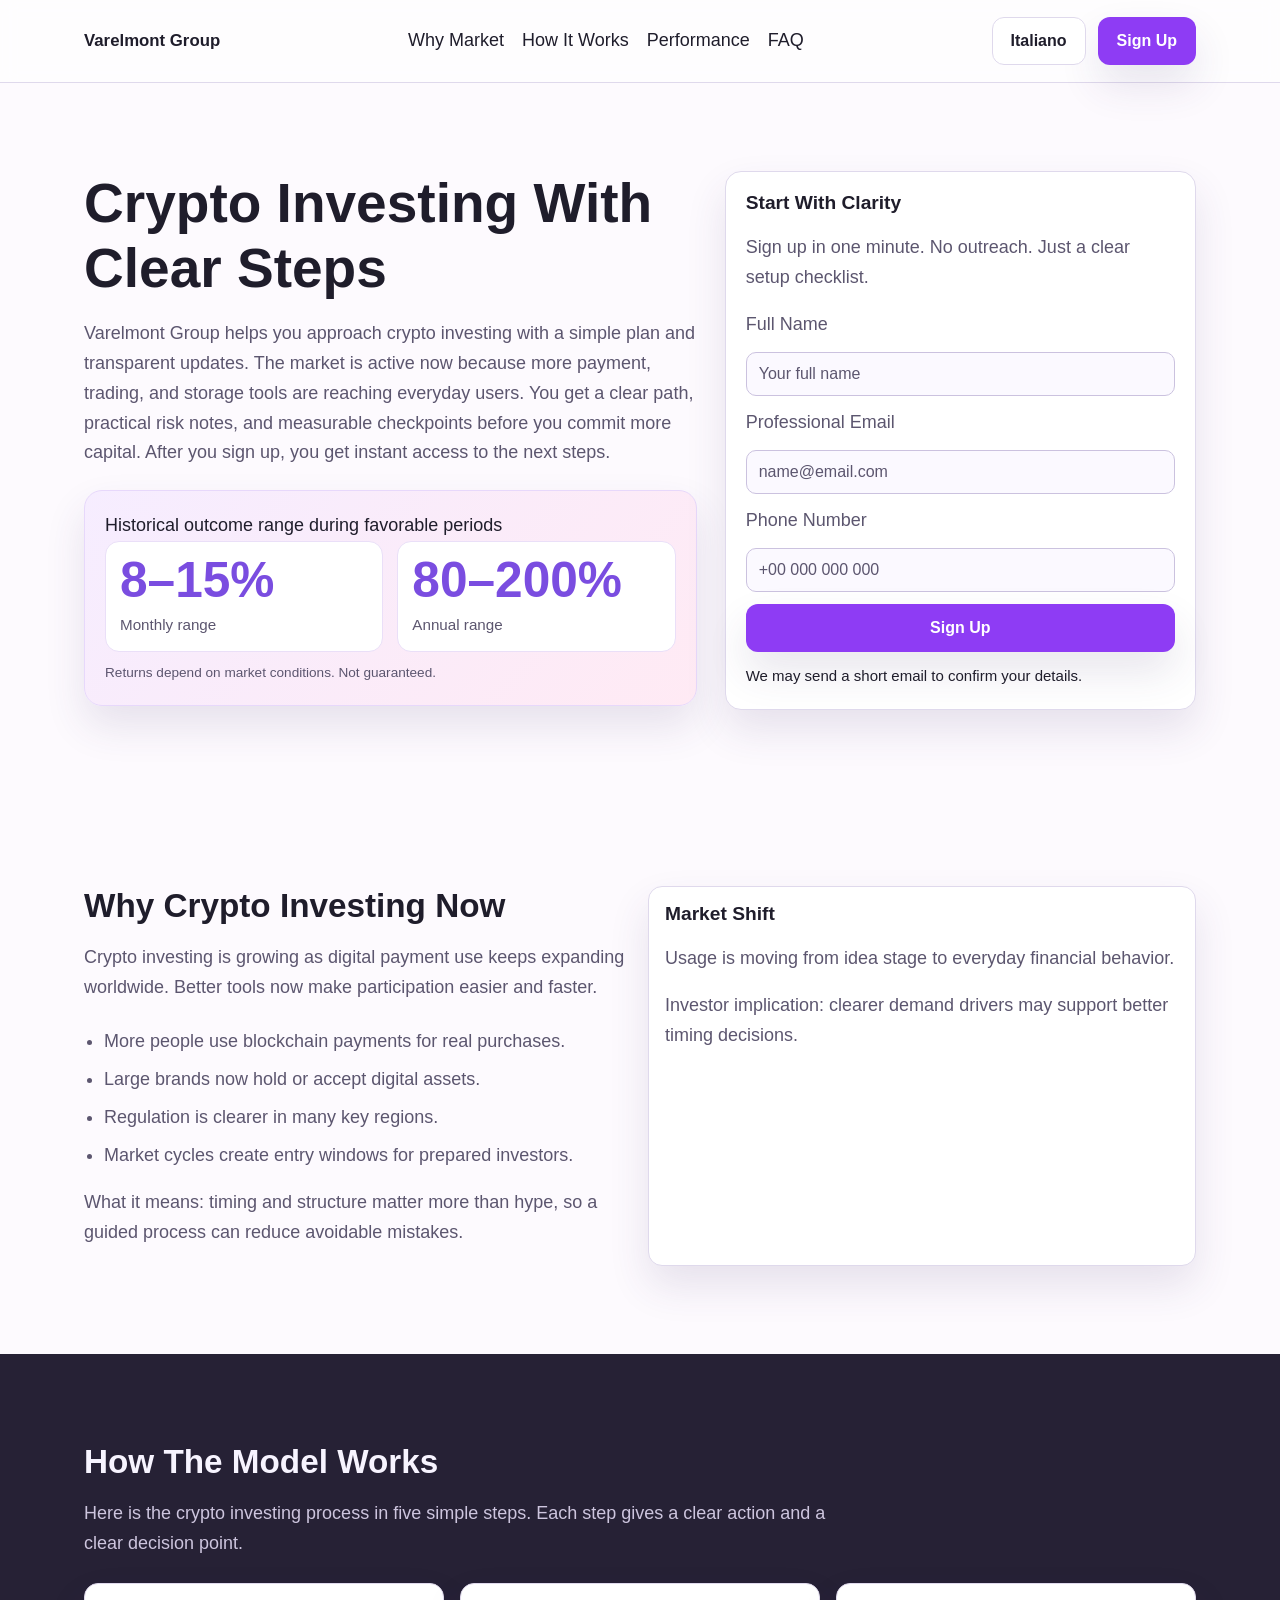
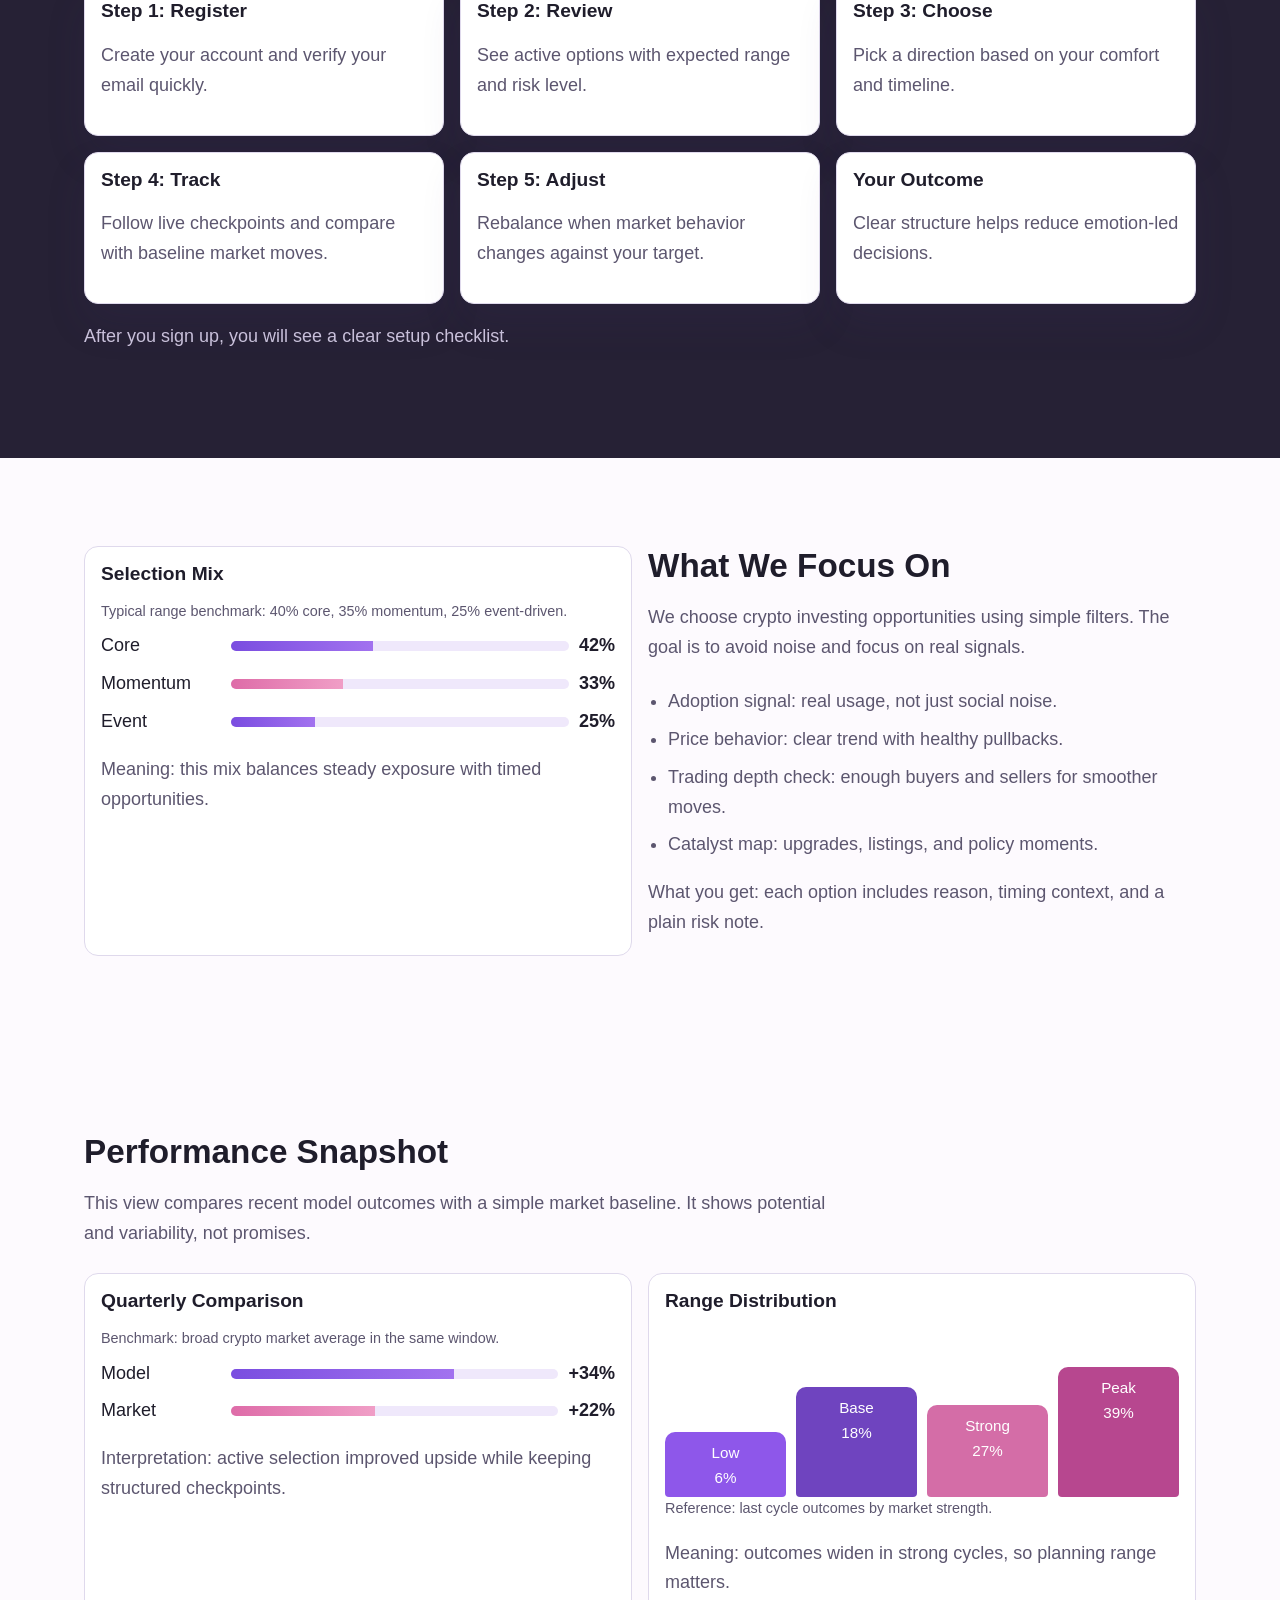
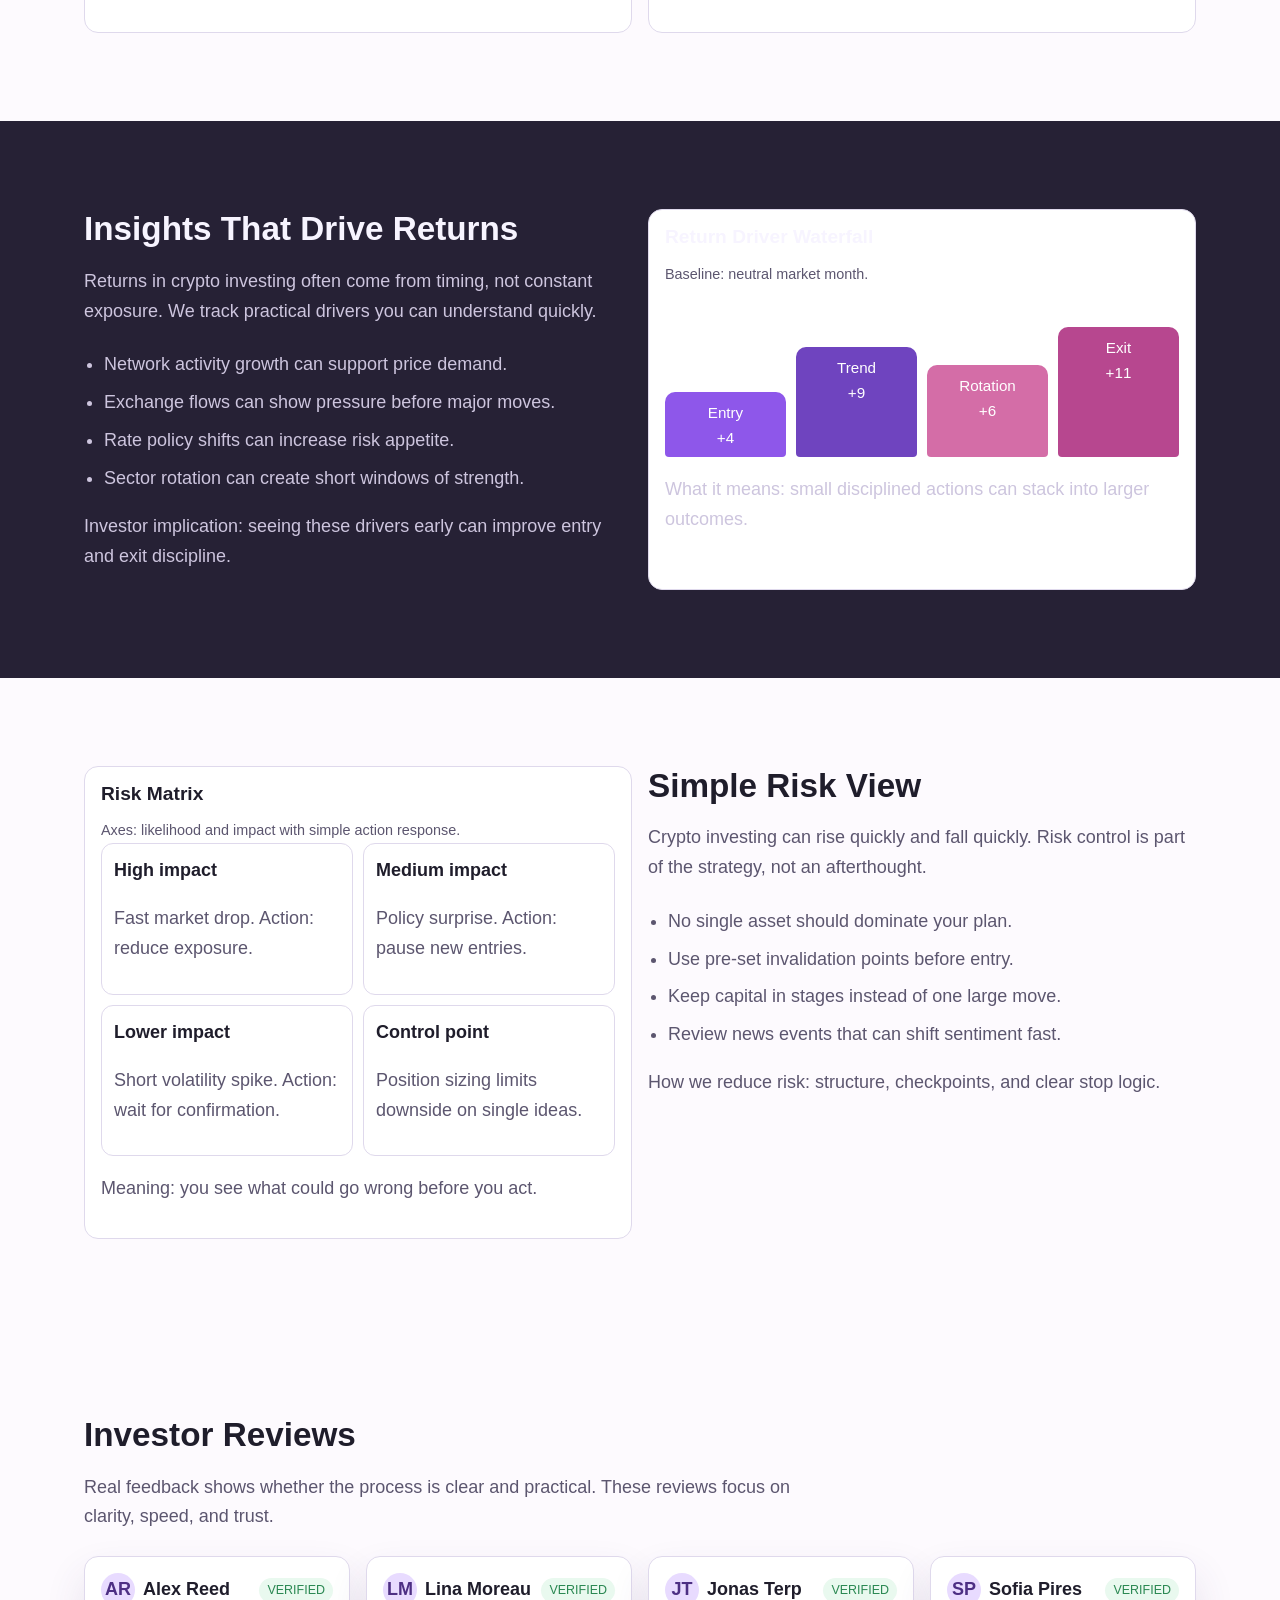
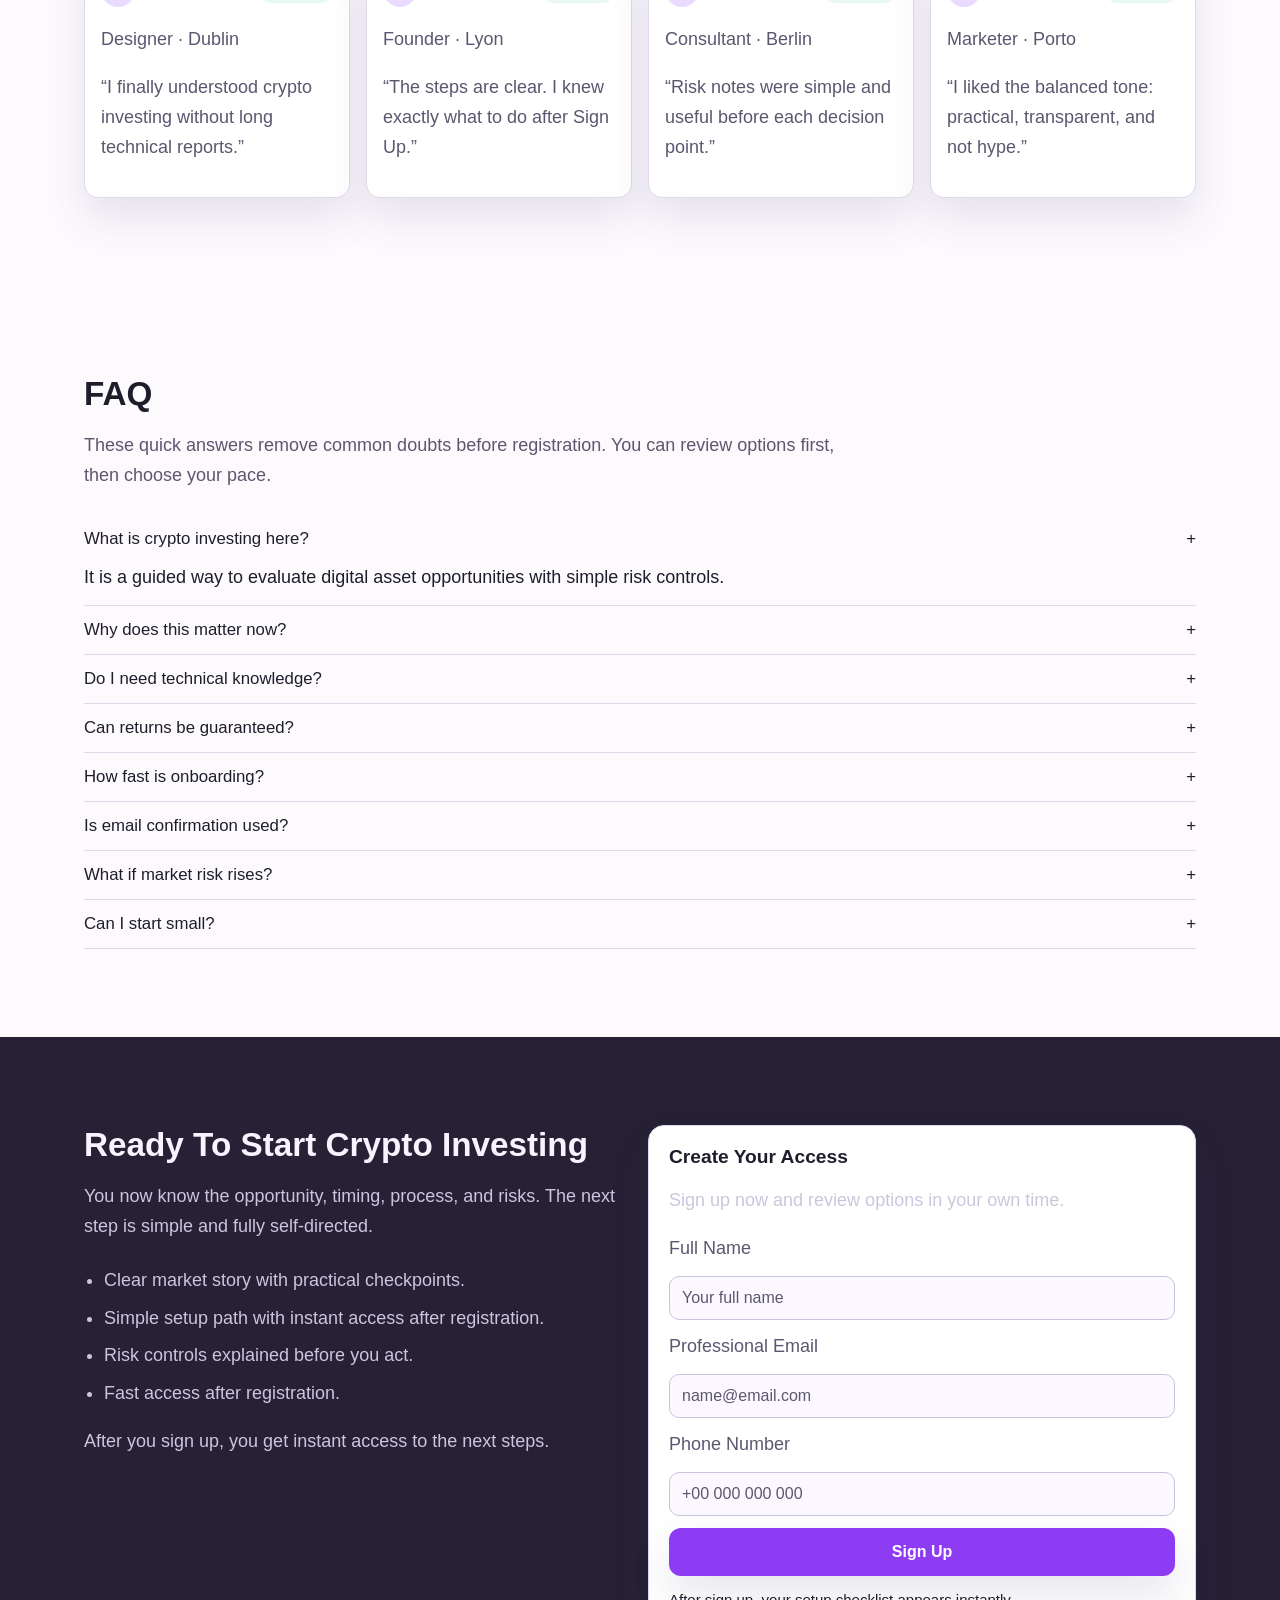
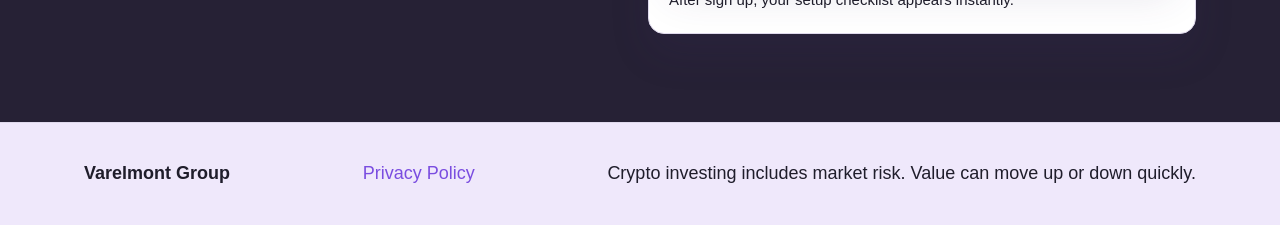
<file: it/index.html>
<!doctype html>
<html lang="en">
<head>
  <meta charset="UTF-8">
  <meta name="viewport" content="width=device-width, initial-scale=1.0">
  <title>Varelmont Group IT | Crypto Investing Insights</title>
  <meta name="description" content="English content for Italiano route with market timing, risk notes, and simple Sign Up next steps.">
  <link rel="canonical" href="https://www.varelmontgroup.com/it/index.html">
  <link rel="alternate" hreflang="en" href="https://www.varelmontgroup.com/index.html"> <link rel="alternate" hreflang="de" href="https://www.varelmontgroup.com/de/index.html"> <link rel="alternate" hreflang="fr" href="https://www.varelmontgroup.com/fr/index.html"> <link rel="alternate" hreflang="es" href="https://www.varelmontgroup.com/es/index.html"> <link rel="alternate" hreflang="it" href="https://www.varelmontgroup.com/it/index.html"> <link rel="alternate" hreflang="tr" href="https://www.varelmontgroup.com/tr/index.html"> <link rel="alternate" hreflang="pt" href="https://www.varelmontgroup.com/pt/index.html"> <link rel="alternate" hreflang="ja" href="https://www.varelmontgroup.com/jp/index.html"> <link rel="alternate" hreflang="sk" href="https://www.varelmontgroup.com/sk/index.html"> <link rel="alternate" hreflang="nl-BE" href="https://www.varelmontgroup.com/be/index.html"> <link rel="alternate" hreflang="x-default" href="https://www.varelmontgroup.com/index.html">
  <meta property="og:title" content="Varelmont Group IT | Crypto Investing Insights">
  <meta property="og:description" content="English content for Italiano route with market timing, risk notes, and simple Sign Up next steps.">
  <meta property="og:type" content="website">
  <meta property="og:url" content="https://www.varelmontgroup.com/it/index.html">
  <meta property="twitter:card" content="summary_large_image">
  <meta property="twitter:title" content="Varelmont Group IT | Crypto Investing Insights">
  <meta property="twitter:description" content="English content for Italiano route with market timing, risk notes, and simple Sign Up next steps.">
  <link rel="stylesheet" href="../assets/style.css">
</head>
<body>
<header class="site-header">
  <div class="container header-inner">
    <a href="../index.html" class="brand">Varelmont Group</a>
    <nav class="nav-links" aria-label="Primary navigation">
      <a href="#why-market">Why Market</a><a href="#model">How It Works</a><a href="#metrics">Performance</a><a href="#faq">FAQ</a>
    </nav>
    <div class="header-actions">
      <div class="lang-wrap">
        <button class="lang-pill" aria-label="Current language">Italiano</button>
        <div class="lang-menu" role="menu" aria-label="Language selector"><a href="../index.html"><svg class="flag" viewBox="0 0 18 12" aria-hidden="true"><rect width="18" height="12" fill="#0a3a9f"/><path d="M0 0L18 12M18 0L0 12" stroke="#fff" stroke-width="2"/><path d="M0 0L18 12M18 0L0 12" stroke="#d91f26" stroke-width="1"/><path d="M9 0v12M0 6h18" stroke="#fff" stroke-width="3"/><path d="M9 0v12M0 6h18" stroke="#d91f26" stroke-width="1.6"/></svg><span>English</span></a>
<a href="../de/index.html"><svg class="flag" viewBox="0 0 18 12" aria-hidden="true"><rect width="18" height="4" fill="#111"/><rect y="4" width="18" height="4" fill="#c2171d"/><rect y="8" width="18" height="4" fill="#efc83b"/></svg><span>Deutsch</span></a>
<a href="../fr/index.html"><svg class="flag" viewBox="0 0 18 12" aria-hidden="true"><rect width="6" height="12" fill="#1f4db5"/><rect x="6" width="6" height="12" fill="#fff"/><rect x="12" width="6" height="12" fill="#d92d34"/></svg><span>Français</span></a>
<a href="../es/index.html"><svg class="flag" viewBox="0 0 18 12" aria-hidden="true"><rect width="18" height="12" fill="#f2cc3f"/><rect width="18" height="3" fill="#c9242a"/><rect y="9" width="18" height="3" fill="#c9242a"/></svg><span>Español</span></a>
<a href="../it/index.html"><svg class="flag" viewBox="0 0 18 12" aria-hidden="true"><rect width="6" height="12" fill="#1f9649"/><rect x="6" width="6" height="12" fill="#fff"/><rect x="12" width="6" height="12" fill="#d4373d"/></svg><span>Italiano</span></a>
<a href="../tr/index.html"><svg class="flag" viewBox="0 0 18 12" aria-hidden="true"><rect width="18" height="12" fill="#d11d2b"/><circle cx="8" cy="6" r="3.1" fill="#fff"/><circle cx="8.8" cy="6" r="2.3" fill="#d11d2b"/><circle cx="11.9" cy="6" r="1" fill="#fff"/></svg><span>Türkçe</span></a>
<a href="../pt/index.html"><svg class="flag" viewBox="0 0 18 12" aria-hidden="true"><rect width="7" height="12" fill="#167a4a"/><rect x="7" width="11" height="12" fill="#c7323a"/><circle cx="7" cy="6" r="2" fill="#f2d15a"/></svg><span>Português</span></a>
<a href="../jp/index.html"><svg class="flag" viewBox="0 0 18 12" aria-hidden="true"><rect width="18" height="12" fill="#fff"/><circle cx="9" cy="6" r="3" fill="#d12a34"/></svg><span>日本語</span></a>
<a href="../sk/index.html"><svg class="flag" viewBox="0 0 18 12" aria-hidden="true"><rect width="18" height="4" fill="#fff"/><rect y="4" width="18" height="4" fill="#2154bb"/><rect y="8" width="18" height="4" fill="#d33740"/></svg><span>Slovak</span></a>
<a href="../be/index.html"><svg class="flag" viewBox="0 0 18 12" aria-hidden="true"><rect width="6" height="12" fill="#161616"/><rect x="6" width="6" height="12" fill="#f2d146"/><rect x="12" width="6" height="12" fill="#cd343d"/></svg><span>Nederlands (BE)</span></a></div>
      </div>
      <a href="#signup" class="btn btn-primary">Sign Up</a>
      <button class="burger" aria-label="Open menu">☰</button>
    </div>
  </div>
</header>

<div class="mobile-drawer" aria-hidden="true">
  <aside class="drawer-panel" role="dialog" aria-label="Mobile menu">
    <div class="drawer-top"><strong>Menu</strong><button class="close-drawer" aria-label="Close menu">✕</button></div>
    <nav class="drawer-links">
      <a href="#why-market">Why Market</a><a href="#model">How It Works</a><a href="#focus">What We Focus On</a><a href="#metrics">Performance</a><a href="#insights">Insights</a><a href="#risk">Risk</a><a href="#reviews">Reviews</a><a href="#faq">FAQ</a>
    </nav>
    <div class="lang-wrap">
      <button class="lang-pill" aria-label="Current language">Italiano</button>
      <div class="lang-menu" role="menu"><a href="../index.html"><svg class="flag" viewBox="0 0 18 12" aria-hidden="true"><rect width="18" height="12" fill="#0a3a9f"/><path d="M0 0L18 12M18 0L0 12" stroke="#fff" stroke-width="2"/><path d="M0 0L18 12M18 0L0 12" stroke="#d91f26" stroke-width="1"/><path d="M9 0v12M0 6h18" stroke="#fff" stroke-width="3"/><path d="M9 0v12M0 6h18" stroke="#d91f26" stroke-width="1.6"/></svg><span>English</span></a>
<a href="../de/index.html"><svg class="flag" viewBox="0 0 18 12" aria-hidden="true"><rect width="18" height="4" fill="#111"/><rect y="4" width="18" height="4" fill="#c2171d"/><rect y="8" width="18" height="4" fill="#efc83b"/></svg><span>Deutsch</span></a>
<a href="../fr/index.html"><svg class="flag" viewBox="0 0 18 12" aria-hidden="true"><rect width="6" height="12" fill="#1f4db5"/><rect x="6" width="6" height="12" fill="#fff"/><rect x="12" width="6" height="12" fill="#d92d34"/></svg><span>Français</span></a>
<a href="../es/index.html"><svg class="flag" viewBox="0 0 18 12" aria-hidden="true"><rect width="18" height="12" fill="#f2cc3f"/><rect width="18" height="3" fill="#c9242a"/><rect y="9" width="18" height="3" fill="#c9242a"/></svg><span>Español</span></a>
<a href="../it/index.html"><svg class="flag" viewBox="0 0 18 12" aria-hidden="true"><rect width="6" height="12" fill="#1f9649"/><rect x="6" width="6" height="12" fill="#fff"/><rect x="12" width="6" height="12" fill="#d4373d"/></svg><span>Italiano</span></a>
<a href="../tr/index.html"><svg class="flag" viewBox="0 0 18 12" aria-hidden="true"><rect width="18" height="12" fill="#d11d2b"/><circle cx="8" cy="6" r="3.1" fill="#fff"/><circle cx="8.8" cy="6" r="2.3" fill="#d11d2b"/><circle cx="11.9" cy="6" r="1" fill="#fff"/></svg><span>Türkçe</span></a>
<a href="../pt/index.html"><svg class="flag" viewBox="0 0 18 12" aria-hidden="true"><rect width="7" height="12" fill="#167a4a"/><rect x="7" width="11" height="12" fill="#c7323a"/><circle cx="7" cy="6" r="2" fill="#f2d15a"/></svg><span>Português</span></a>
<a href="../jp/index.html"><svg class="flag" viewBox="0 0 18 12" aria-hidden="true"><rect width="18" height="12" fill="#fff"/><circle cx="9" cy="6" r="3" fill="#d12a34"/></svg><span>日本語</span></a>
<a href="../sk/index.html"><svg class="flag" viewBox="0 0 18 12" aria-hidden="true"><rect width="18" height="4" fill="#fff"/><rect y="4" width="18" height="4" fill="#2154bb"/><rect y="8" width="18" height="4" fill="#d33740"/></svg><span>Slovak</span></a>
<a href="../be/index.html"><svg class="flag" viewBox="0 0 18 12" aria-hidden="true"><rect width="6" height="12" fill="#161616"/><rect x="6" width="6" height="12" fill="#f2d146"/><rect x="12" width="6" height="12" fill="#cd343d"/></svg><span>Nederlands (BE)</span></a></div>
    </div>
    <a href="#signup" class="btn btn-primary">Sign Up</a>
  </aside>
</div>

<main>
<section class="section light" id="hero">
  <div class="container hero-grid">
    <div>
      <h1>Crypto Investing With Clear Steps</h1>
      <p>Varelmont Group helps you approach crypto investing with a simple plan and transparent updates. The market is active now because more payment, trading, and storage tools are reaching everyday users. You get a clear path, practical risk notes, and measurable checkpoints before you commit more capital. After you sign up, you get instant access to the next steps.</p>
      <div class="performance-panel" aria-label="Performance range">
        <div class="muted">Historical outcome range during favorable periods</div>
        <div class="perf-grid">
          <div class="perf-item"><div class="perf-number">8–15%</div><div class="perf-label">Monthly range</div></div>
          <div class="perf-item"><div class="perf-number">80–200%</div><div class="perf-label">Annual range</div></div>
        </div>
        <div class="perf-note">Returns depend on market conditions. Not guaranteed.</div>
      </div>
    </div>
    <aside class="form-card" id="signup">
      <h3 class="form-title">Start With Clarity</h3>
      <p class="form-sub">Sign up in one minute. No outreach. Just a clear setup checklist.</p>
      <div class="form-body">
        <label for="name1">Full Name</label><input id="name1" name="name" autocomplete="name" placeholder="Your full name">
        <label for="email1">Professional Email</label><input id="email1" type="email" name="email" autocomplete="email" placeholder="name@email.com">
        <label for="phone1">Phone Number</label><input id="phone1" name="phone" autocomplete="tel" placeholder="+00 000 000 000">
        <button class="btn btn-primary">Sign Up</button>
        <small class="muted">We may send a short email to confirm your details.</small>
      </div>
    </aside>
  </div>
</section>

<section class="section light" id="why-market">
  <div class="container grid-2">
    <div>
      <h2>Why Crypto Investing Now</h2>
      <p class="small-intro">Crypto investing is growing as digital payment use keeps expanding worldwide. Better tools now make participation easier and faster.</p>
      <ul class="bullet-list"><li>More people use blockchain payments for real purchases.</li><li>Large brands now hold or accept digital assets.</li><li>Regulation is clearer in many key regions.</li><li>Market cycles create entry windows for prepared investors.</li></ul>
      <p>What it means: timing and structure matter more than hype, so a guided process can reduce avoidable mistakes.</p>
    </div>
    <div class="card"><h3>Market Shift</h3><p>Usage is moving from idea stage to everyday financial behavior.</p><p class="muted">Investor implication: clearer demand drivers may support better timing decisions.</p></div>
  </div>
</section>

<section class="section dark" id="model">
  <div class="container">
    <h2>How The Model Works</h2>
    <p class="small-intro">Here is the crypto investing process in five simple steps. Each step gives a clear action and a clear decision point.</p>
    <div class="grid-3">
      <div class="card"><h3>Step 1: Register</h3><p>Create your account and verify your email quickly.</p></div>
      <div class="card"><h3>Step 2: Review</h3><p>See active options with expected range and risk level.</p></div>
      <div class="card"><h3>Step 3: Choose</h3><p>Pick a direction based on your comfort and timeline.</p></div>
      <div class="card"><h3>Step 4: Track</h3><p>Follow live checkpoints and compare with baseline market moves.</p></div>
      <div class="card"><h3>Step 5: Adjust</h3><p>Rebalance when market behavior changes against your target.</p></div>
      <div class="card"><h3>Your Outcome</h3><p>Clear structure helps reduce emotion-led decisions.</p></div>
    </div>
    <p>After you sign up, you will see a clear setup checklist.</p>
  </div>
</section>

<section class="section light" id="focus">
  <div class="container grid-2">
    <div class="chart-box">
      <h3>Selection Mix</h3>
      <div class="benchmark">Typical range benchmark: 40% core, 35% momentum, 25% event-driven.</div>
      <div class="compare-row"><span>Core</span><div class="bar-track"><div class="bar-fill-a" style="width:42%"></div></div><strong>42%</strong></div>
      <div class="compare-row"><span>Momentum</span><div class="bar-track"><div class="bar-fill-b" style="width:33%"></div></div><strong>33%</strong></div>
      <div class="compare-row"><span>Event</span><div class="bar-track"><div class="bar-fill-a" style="width:25%"></div></div><strong>25%</strong></div>
      <p>Meaning: this mix balances steady exposure with timed opportunities.</p>
    </div>
    <div>
      <h2>What We Focus On</h2>
      <p class="small-intro">We choose crypto investing opportunities using simple filters. The goal is to avoid noise and focus on real signals.</p>
      <ul class="bullet-list"><li>Adoption signal: real usage, not just social noise.</li><li>Price behavior: clear trend with healthy pullbacks.</li><li>Trading depth check: enough buyers and sellers for smoother moves.</li><li>Catalyst map: upgrades, listings, and policy moments.</li></ul>
      <p>What you get: each option includes reason, timing context, and a plain risk note.</p>
    </div>
  </div>
</section>

<section class="section light" id="metrics">
  <div class="container">
    <h2>Performance Snapshot</h2>
    <p class="small-intro">This view compares recent model outcomes with a simple market baseline. It shows potential and variability, not promises.</p>
    <div class="grid-2">
      <div class="chart-box">
        <h3>Quarterly Comparison</h3>
        <div class="benchmark">Benchmark: broad crypto market average in the same window.</div>
        <div class="compare-row"><span>Model</span><div class="bar-track"><div class="bar-fill-a" style="width:68%"></div></div><strong>+34%</strong></div>
        <div class="compare-row"><span>Market</span><div class="bar-track"><div class="bar-fill-b" style="width:44%"></div></div><strong>+22%</strong></div>
        <p>Interpretation: active selection improved upside while keeping structured checkpoints.</p>
      </div>
      <div class="chart-box">
        <h3>Range Distribution</h3>
        <div class="waterfall">
          <div class="step-col step-1">Low<br>6%</div>
          <div class="step-col step-2">Base<br>18%</div>
          <div class="step-col step-3">Strong<br>27%</div>
          <div class="step-col step-4">Peak<br>39%</div>
        </div>
        <div class="benchmark">Reference: last cycle outcomes by market strength.</div>
        <p>Meaning: outcomes widen in strong cycles, so planning range matters.</p>
      </div>
    </div>
  </div>
</section>

<section class="section dark" id="insights">
  <div class="container grid-2">
    <div>
      <h2>Insights That Drive Returns</h2>
      <p class="small-intro">Returns in crypto investing often come from timing, not constant exposure. We track practical drivers you can understand quickly.</p>
      <ul class="bullet-list"><li>Network activity growth can support price demand.</li><li>Exchange flows can show pressure before major moves.</li><li>Rate policy shifts can increase risk appetite.</li><li>Sector rotation can create short windows of strength.</li></ul>
      <p>Investor implication: seeing these drivers early can improve entry and exit discipline.</p>
    </div>
    <div class="chart-box">
      <h3>Return Driver Waterfall</h3>
      <div class="benchmark">Baseline: neutral market month.</div>
      <div class="waterfall"><div class="step-col step-1">Entry<br>+4</div><div class="step-col step-2">Trend<br>+9</div><div class="step-col step-3">Rotation<br>+6</div><div class="step-col step-4">Exit<br>+11</div></div>
      <p>What it means: small disciplined actions can stack into larger outcomes.</p>
    </div>
  </div>
</section>

<section class="section light" id="risk">
  <div class="container grid-2">
    <div class="chart-box">
      <h3>Risk Matrix</h3>
      <div class="benchmark">Axes: likelihood and impact with simple action response.</div>
      <div class="matrix">
        <div class="cell"><strong>High impact</strong><p>Fast market drop. Action: reduce exposure.</p></div>
        <div class="cell"><strong>Medium impact</strong><p>Policy surprise. Action: pause new entries.</p></div>
        <div class="cell"><strong>Lower impact</strong><p>Short volatility spike. Action: wait for confirmation.</p></div>
        <div class="cell"><strong>Control point</strong><p>Position sizing limits downside on single ideas.</p></div>
      </div>
      <p>Meaning: you see what could go wrong before you act.</p>
    </div>
    <div>
      <h2>Simple Risk View</h2>
      <p class="small-intro">Crypto investing can rise quickly and fall quickly. Risk control is part of the strategy, not an afterthought.</p>
      <ul class="bullet-list"><li>No single asset should dominate your plan.</li><li>Use pre-set invalidation points before entry.</li><li>Keep capital in stages instead of one large move.</li><li>Review news events that can shift sentiment fast.</li></ul>
      <p>How we reduce risk: structure, checkpoints, and clear stop logic.</p>
    </div>
  </div>
</section>

<section class="section light" id="reviews">
  <div class="container">
    <h2>Investor Reviews</h2>
    <p class="small-intro">Real feedback shows whether the process is clear and practical. These reviews focus on clarity, speed, and trust.</p>
    <div class="grid-4">
      <article class="card"><div class="review-head"><div class="review-id"><span class="avatar">AR</span><strong>Alex Reed</strong></div><span class="verified">VERIFIED</span></div><p class="muted">Designer · Dublin</p><p>“I finally understood crypto investing without long technical reports.”</p></article>
      <article class="card"><div class="review-head"><div class="review-id"><span class="avatar">LM</span><strong>Lina Moreau</strong></div><span class="verified">VERIFIED</span></div><p class="muted">Founder · Lyon</p><p>“The steps are clear. I knew exactly what to do after Sign Up.”</p></article>
      <article class="card"><div class="review-head"><div class="review-id"><span class="avatar">JT</span><strong>Jonas Terp</strong></div><span class="verified">VERIFIED</span></div><p class="muted">Consultant · Berlin</p><p>“Risk notes were simple and useful before each decision point.”</p></article>
      <article class="card"><div class="review-head"><div class="review-id"><span class="avatar">SP</span><strong>Sofia Pires</strong></div><span class="verified">VERIFIED</span></div><p class="muted">Marketer · Porto</p><p>“I liked the balanced tone: practical, transparent, and not hype.”</p></article>
    </div>
  </div>
</section>

<section class="section light" id="faq">
  <div class="container">
    <h2>FAQ</h2>
    <p class="small-intro">These quick answers remove common doubts before registration. You can review options first, then choose your pace.</p>
    <div class="faq-item open"><button class="faq-btn" aria-expanded="true">What is crypto investing here?<span>+</span></button><div class="faq-answer">It is a guided way to evaluate digital asset opportunities with simple risk controls.</div></div>
    <div class="faq-item"><button class="faq-btn">Why does this matter now?<span>+</span></button><div class="faq-answer">Adoption and infrastructure are improving, creating clearer market cycles and entry windows.</div></div>
    <div class="faq-item"><button class="faq-btn">Do I need technical knowledge?<span>+</span></button><div class="faq-answer">No. Every key step uses plain language and practical examples.</div></div>
    <div class="faq-item"><button class="faq-btn">Can returns be guaranteed?<span>+</span></button><div class="faq-answer">No. Returns depend on market conditions and can vary.</div></div>
    <div class="faq-item"><button class="faq-btn">How fast is onboarding?<span>+</span></button><div class="faq-answer">After you sign up, you can review the options and choose what to do next.</div></div>
    <div class="faq-item"><button class="faq-btn">Is email confirmation used?<span>+</span></button><div class="faq-answer">We may send a short email to confirm your details.</div></div>
    <div class="faq-item"><button class="faq-btn">What if market risk rises?<span>+</span></button><div class="faq-answer">The process uses staged entries and predefined exit logic to limit downside decisions.</div></div>
    <div class="faq-item"><button class="faq-btn">Can I start small?<span>+</span></button><div class="faq-answer">Yes. You can begin with a smaller amount and scale only when comfortable.</div></div>
  </div>
</section>

<section class="section dark" id="final-cta">
  <div class="container grid-2">
    <div>
      <h2>Ready To Start Crypto Investing</h2>
      <p class="small-intro">You now know the opportunity, timing, process, and risks. The next step is simple and fully self-directed.</p>
      <ul class="bullet-list"><li>Clear market story with practical checkpoints.</li><li>Simple setup path with instant access after registration.</li><li>Risk controls explained before you act.</li><li>Fast access after registration.</li></ul>
      <p>After you sign up, you get instant access to the next steps.</p>
    </div>
    <aside class="form-card">
      <h3>Create Your Access</h3>
      <p class="form-sub">Sign up now and review options in your own time.</p>
      <div class="form-body">
        <label for="name2">Full Name</label><input id="name2" name="name2" autocomplete="name" placeholder="Your full name">
        <label for="email2">Professional Email</label><input id="email2" type="email" name="email2" autocomplete="email" placeholder="name@email.com">
        <label for="phone2">Phone Number</label><input id="phone2" name="phone2" autocomplete="tel" placeholder="+00 000 000 000">
        <button class="btn btn-primary">Sign Up</button>
        <small class="muted">After sign up, your setup checklist appears instantly.</small>
      </div>
    </aside>
  </div>
</section>
</main>

<footer>
  <div class="container footer-inner">
    <strong>Varelmont Group</strong>
    <a href="#" data-open-privacy>Privacy Policy</a>
    <span>Crypto investing includes market risk. Value can move up or down quickly.</span>
  </div>
</footer>

<div class="modal" id="privacyModal" aria-hidden="true">
  <div class="modal-card" role="dialog" aria-modal="true" aria-label="Privacy Policy">
    <div class="modal-top"><h2>Privacy Policy</h2><button class="modal-close-x" data-close-privacy aria-label="Close policy">✕</button></div>
    <h3>Introduction</h3><p>We explain what data we collect and why in clear language.</p>
    <h3>Data collection</h3><p>We collect name, email, phone, usage logs, and form actions.</p>
    <h3>Legal basis</h3><p>We process data for service delivery, security, and legal duties.</p>
    <h3>Cookies</h3><p>Cookies help session stability, traffic analysis, and fraud prevention.</p>
    <h3>Retention</h3><p>We keep data only as long as needed for service and legal records.</p>
    <h3>Third-party sharing</h3><p>We share limited data with vetted providers for hosting and email delivery.</p>
    <h3>Security</h3><p>We use access controls, encryption, and monitoring to protect data.</p>
    <h3>User rights</h3><p>You can request access, correction, deletion, or usage limits where allowed.</p>
    <h3>International transfers</h3><p>Some providers process data across borders under contractual protections.</p>
    <h3>Industry risk disclosure</h3><p>Digital asset markets are volatile and can change quickly with policy shifts.</p>
    <h3>Contact</h3><p>For privacy questions, email privacy@varelmontgroup.com.</p>
    <div class="modal-foot"><button class="modal-close-btn" data-close-privacy>Close</button></div>
  </div>
</div>

<script type="application/ld+json">{"@context":"https://schema.org","@graph":[{"@type":"Organization","name":"Varelmont Group","url":"https://www.varelmontgroup.com/"},{"@type":"WebSite","name":"Varelmont Group","url":"https://www.varelmontgroup.com/it/index.html"},{"@type":"FAQPage","mainEntity":[{"@type":"Question","name":"What is crypto investing here?","acceptedAnswer":{"@type":"Answer","text":"A guided way to evaluate digital asset opportunities with simple risk controls."}},{"@type":"Question","name":"Can returns be guaranteed?","acceptedAnswer":{"@type":"Answer","text":"No. Returns depend on market conditions and can vary."}}]},{"@type":"Review","author":{"@type":"Person","name":"Alex Reed"},"reviewRating":{"@type":"Rating","ratingValue":"5"},"reviewBody":"I finally understood crypto investing without long technical reports."}]}</script>
<script src="../assets/app.js" defer></script>
</body>
</html>
</file>
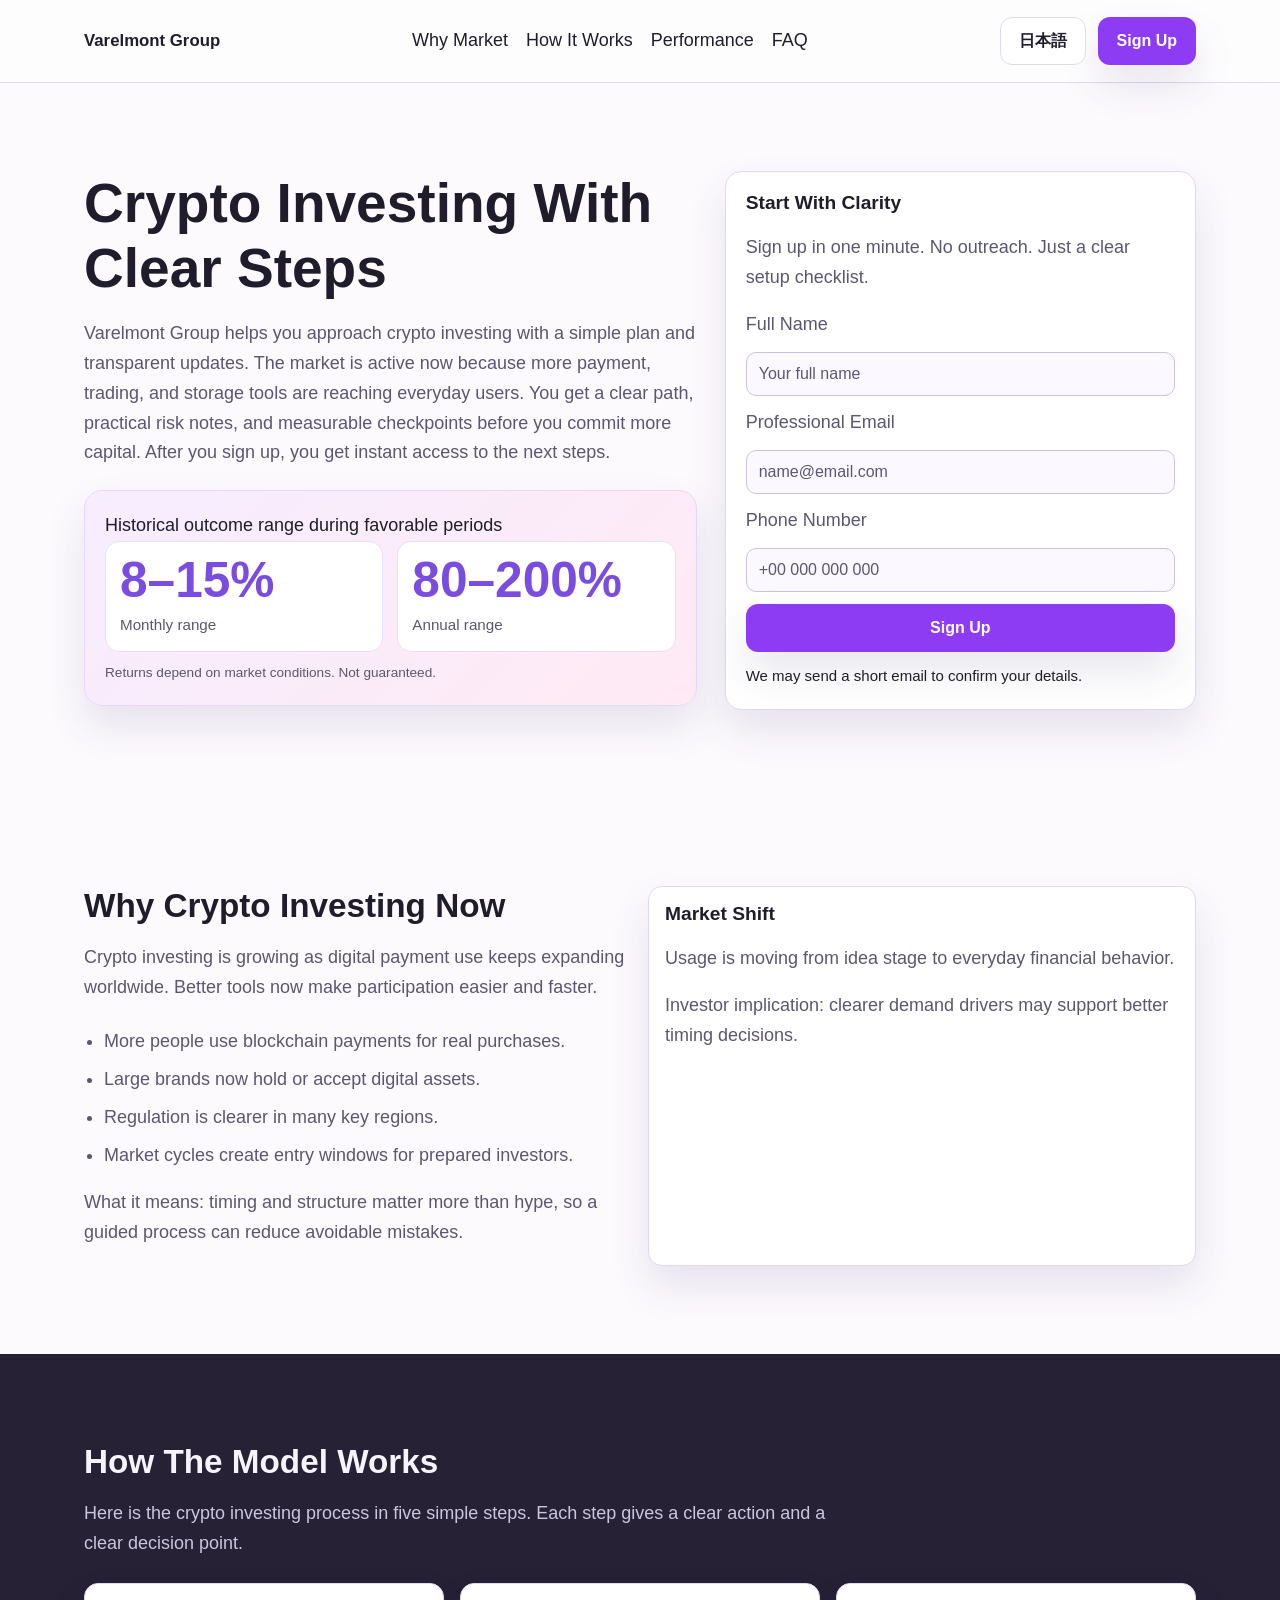
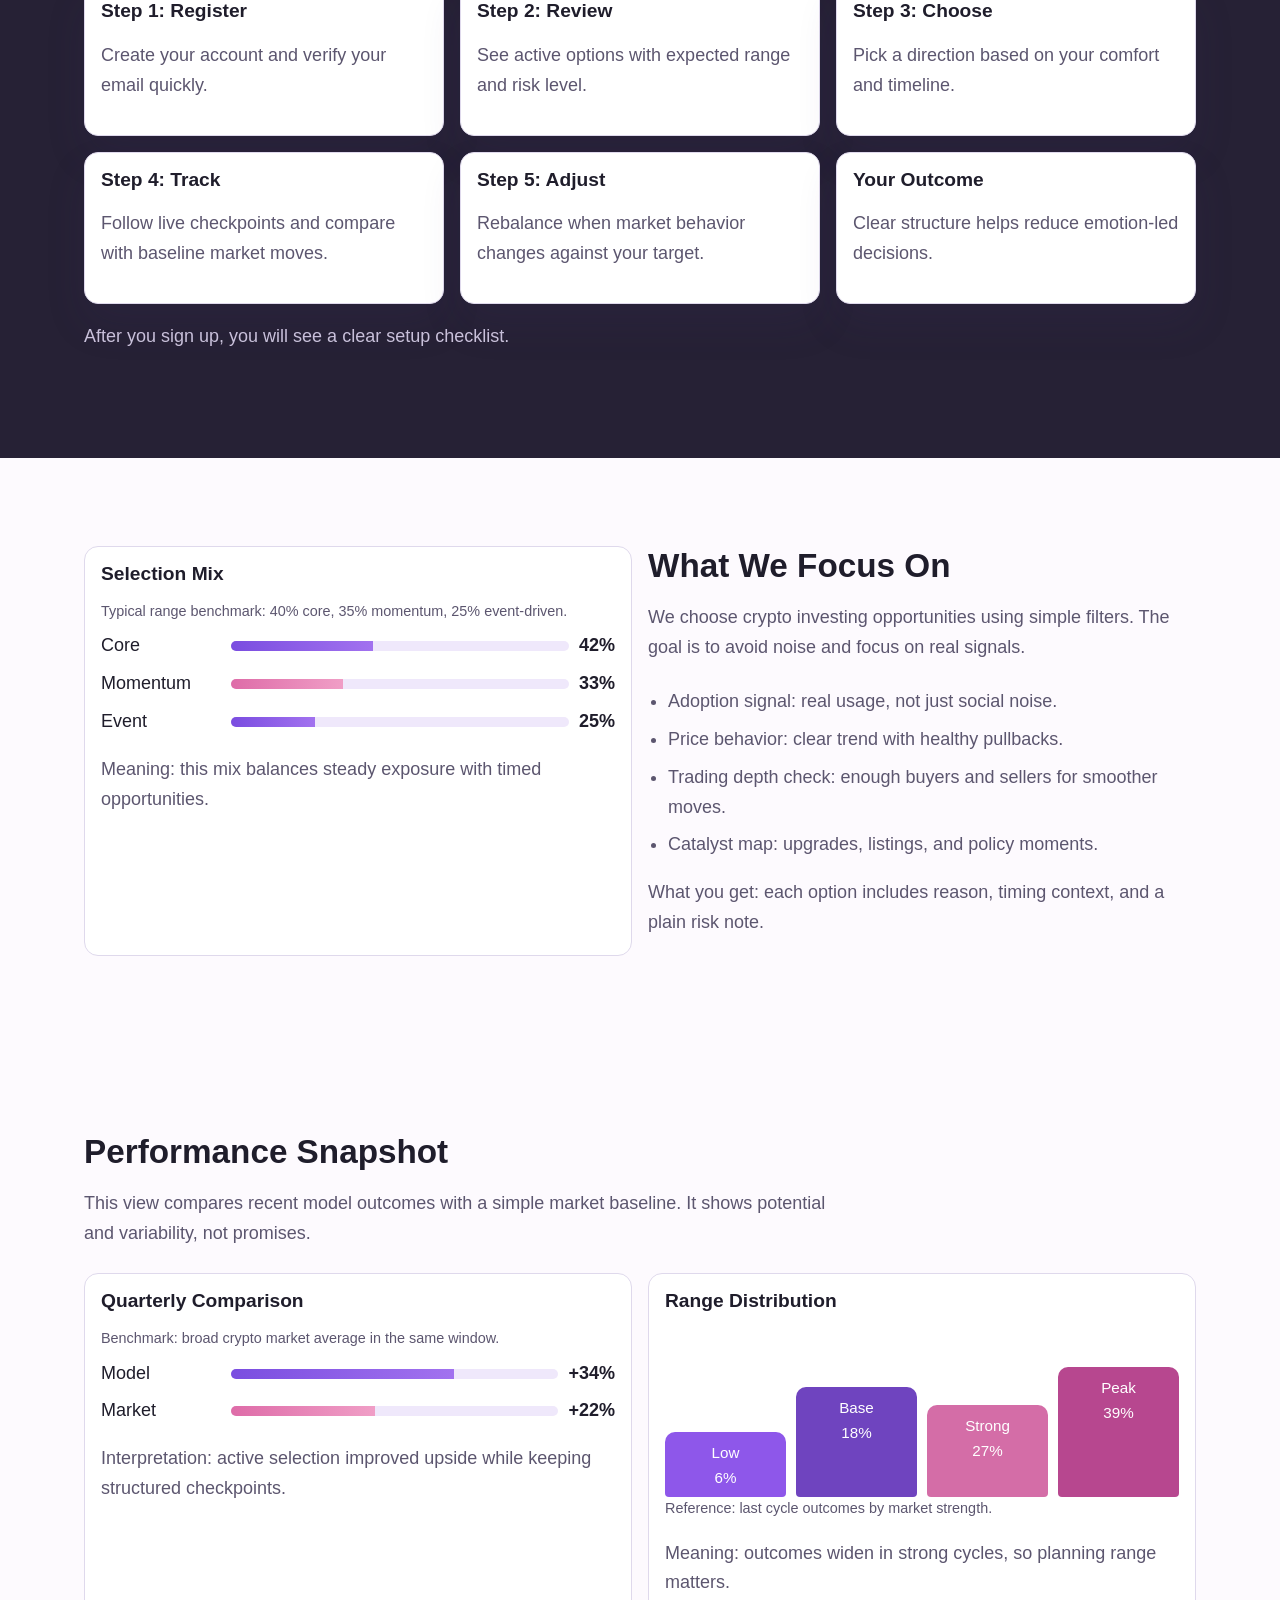
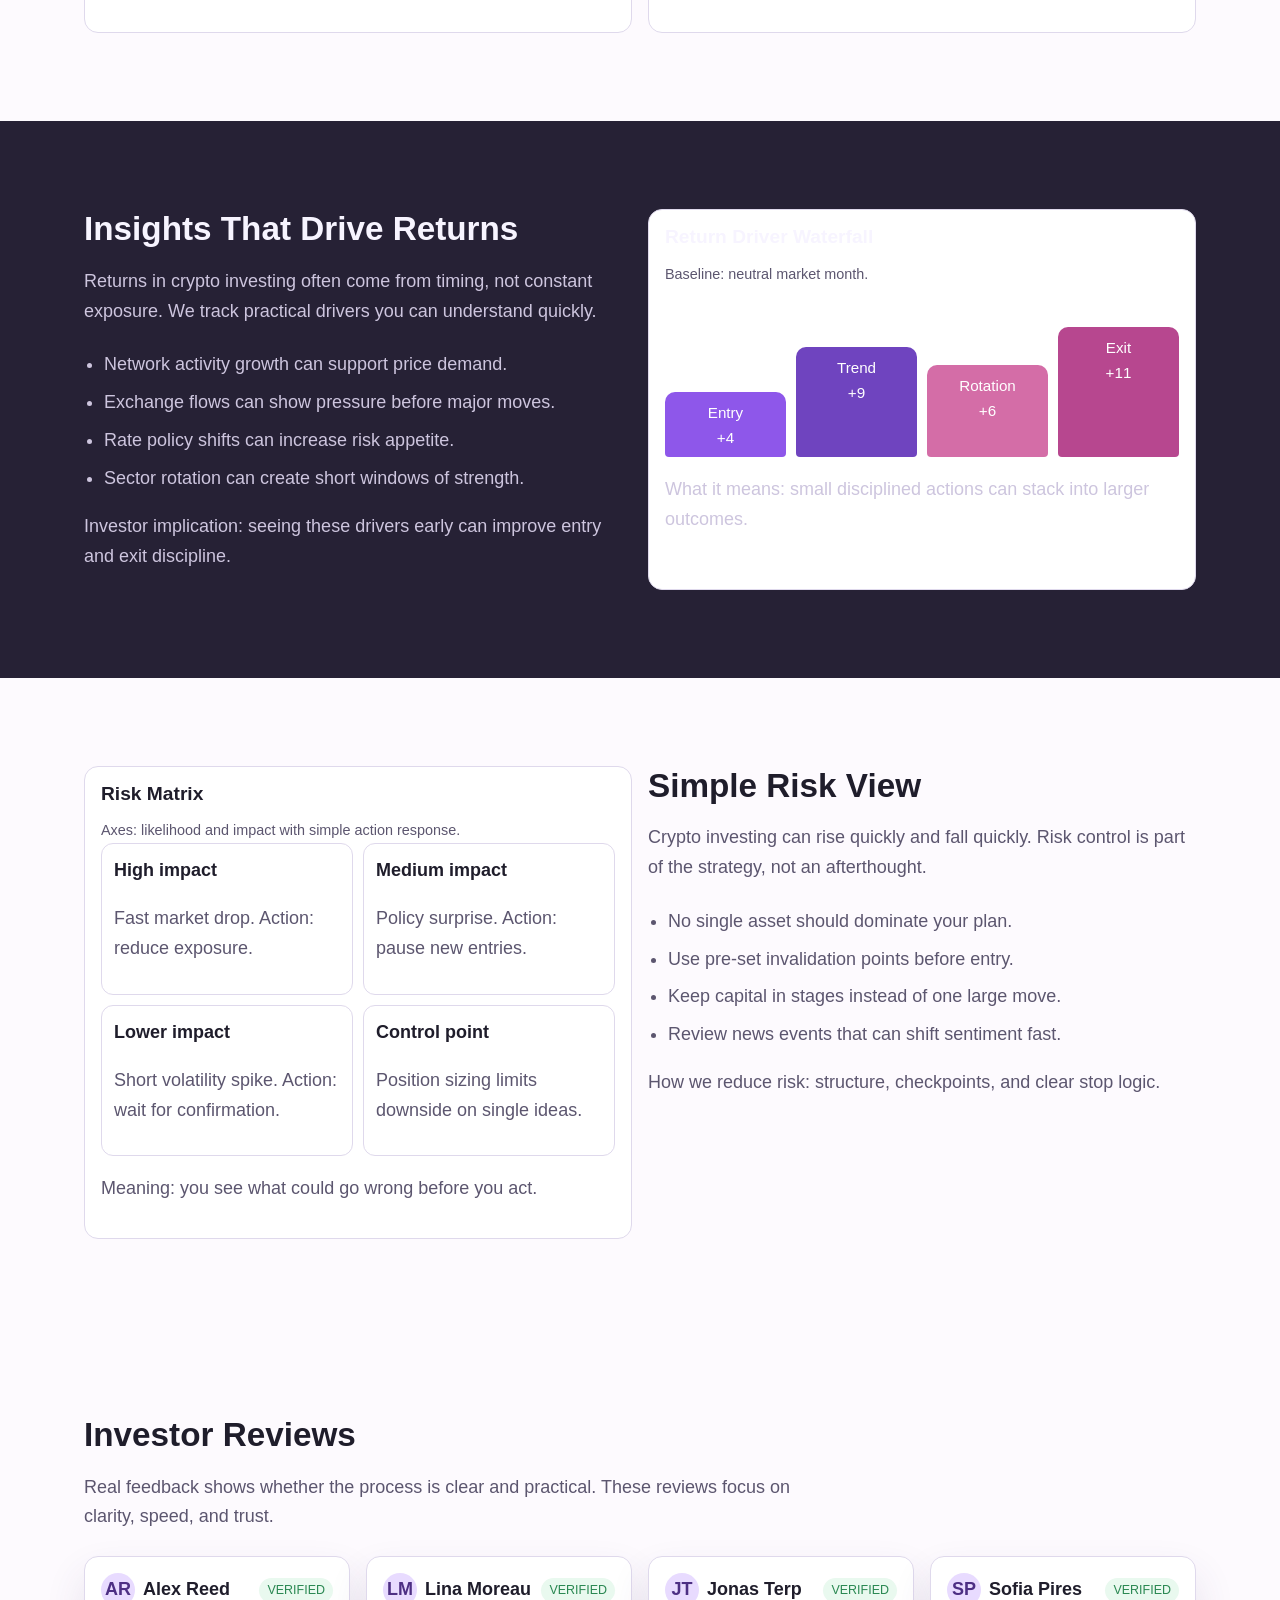
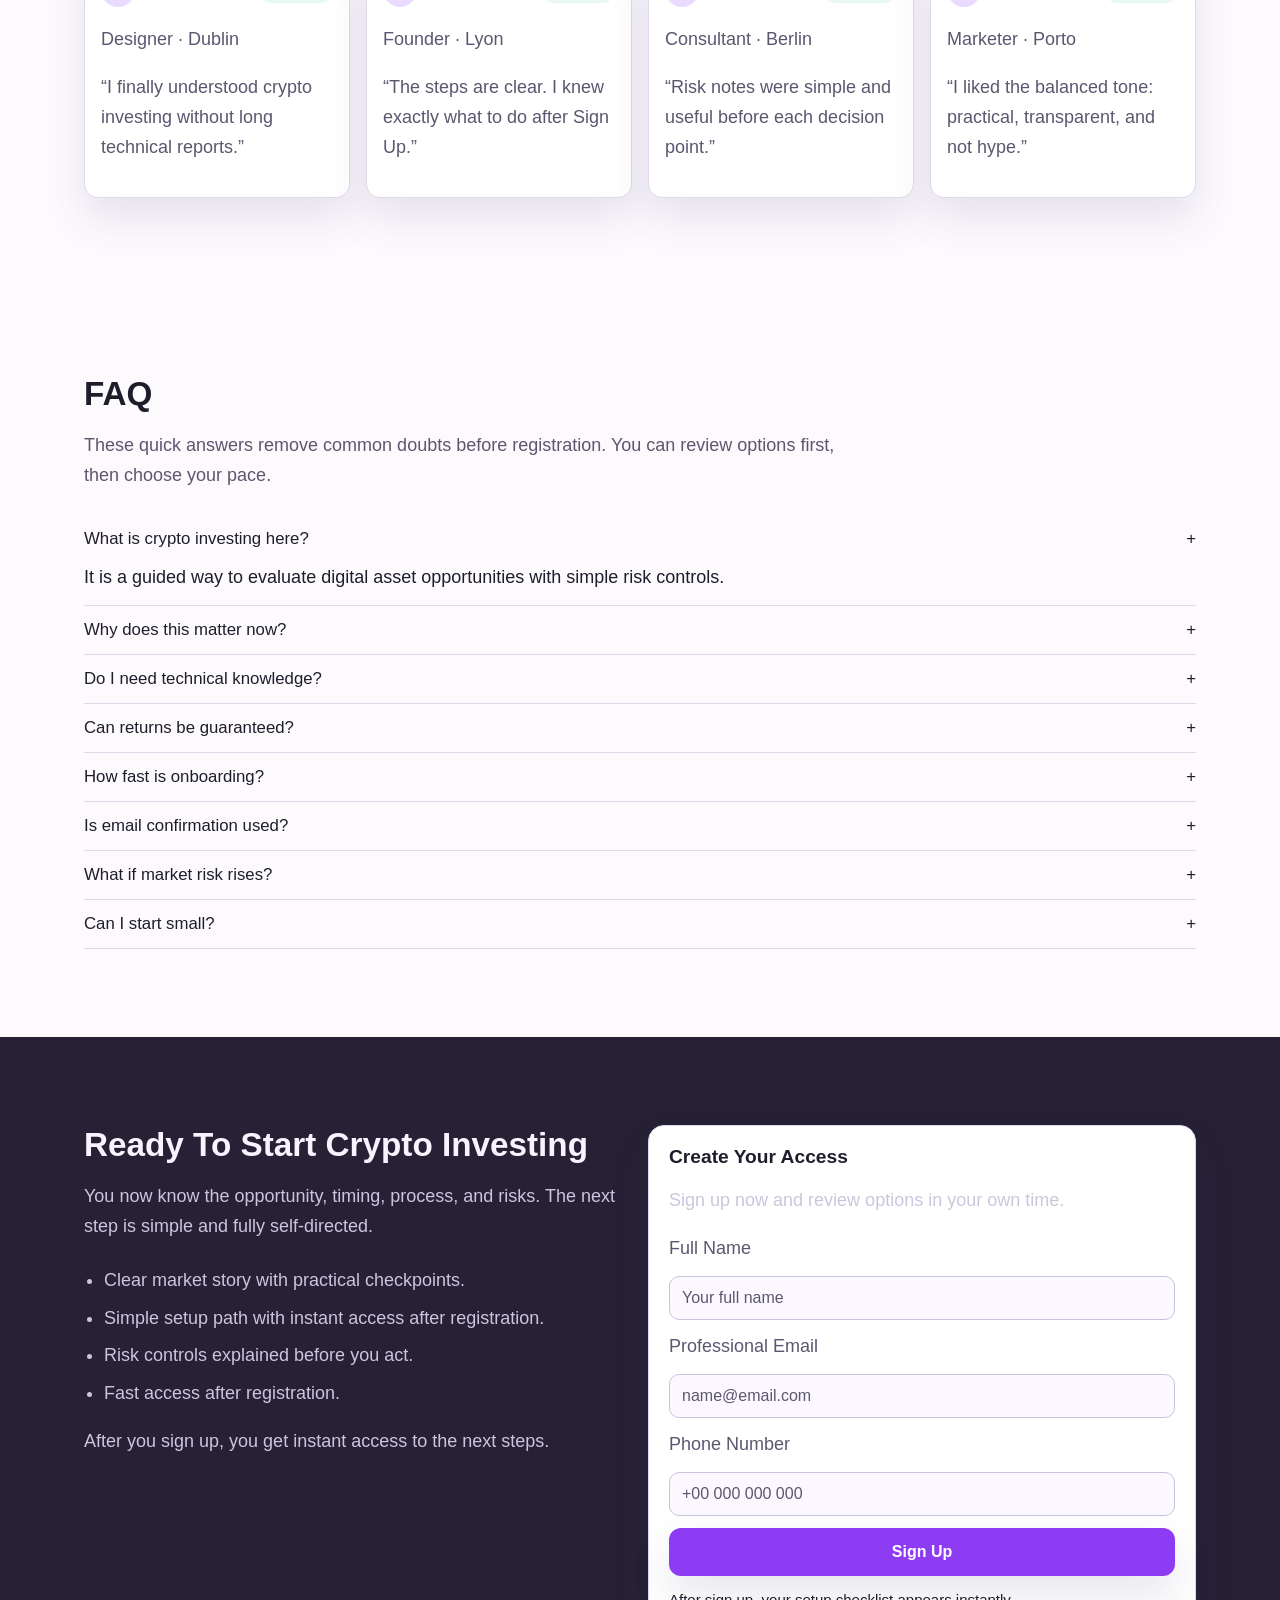
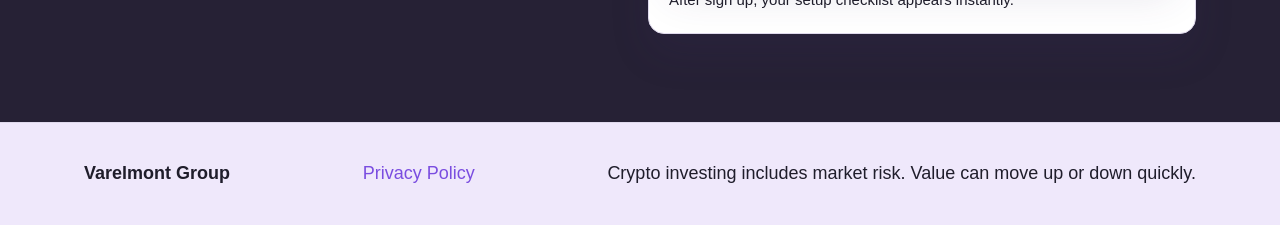
<file: jp/index.html>
<!doctype html>
<html lang="en">
<head>
  <meta charset="UTF-8">
  <meta name="viewport" content="width=device-width, initial-scale=1.0">
  <title>Varelmont Group JP | Crypto Investing Overview</title>
  <meta name="description" content="English content for 日本語 route featuring crypto investing narrative and practical investor steps.">
  <link rel="canonical" href="https://www.varelmontgroup.com/jp/index.html">
  <link rel="alternate" hreflang="en" href="https://www.varelmontgroup.com/index.html"> <link rel="alternate" hreflang="de" href="https://www.varelmontgroup.com/de/index.html"> <link rel="alternate" hreflang="fr" href="https://www.varelmontgroup.com/fr/index.html"> <link rel="alternate" hreflang="es" href="https://www.varelmontgroup.com/es/index.html"> <link rel="alternate" hreflang="it" href="https://www.varelmontgroup.com/it/index.html"> <link rel="alternate" hreflang="tr" href="https://www.varelmontgroup.com/tr/index.html"> <link rel="alternate" hreflang="pt" href="https://www.varelmontgroup.com/pt/index.html"> <link rel="alternate" hreflang="ja" href="https://www.varelmontgroup.com/jp/index.html"> <link rel="alternate" hreflang="sk" href="https://www.varelmontgroup.com/sk/index.html"> <link rel="alternate" hreflang="nl-BE" href="https://www.varelmontgroup.com/be/index.html"> <link rel="alternate" hreflang="x-default" href="https://www.varelmontgroup.com/index.html">
  <meta property="og:title" content="Varelmont Group JP | Crypto Investing Overview">
  <meta property="og:description" content="English content for 日本語 route featuring crypto investing narrative and practical investor steps.">
  <meta property="og:type" content="website">
  <meta property="og:url" content="https://www.varelmontgroup.com/jp/index.html">
  <meta property="twitter:card" content="summary_large_image">
  <meta property="twitter:title" content="Varelmont Group JP | Crypto Investing Overview">
  <meta property="twitter:description" content="English content for 日本語 route featuring crypto investing narrative and practical investor steps.">
  <link rel="stylesheet" href="../assets/style.css">
</head>
<body>
<header class="site-header">
  <div class="container header-inner">
    <a href="../index.html" class="brand">Varelmont Group</a>
    <nav class="nav-links" aria-label="Primary navigation">
      <a href="#why-market">Why Market</a><a href="#model">How It Works</a><a href="#metrics">Performance</a><a href="#faq">FAQ</a>
    </nav>
    <div class="header-actions">
      <div class="lang-wrap">
        <button class="lang-pill" aria-label="Current language">日本語</button>
        <div class="lang-menu" role="menu" aria-label="Language selector"><a href="../index.html"><svg class="flag" viewBox="0 0 18 12" aria-hidden="true"><rect width="18" height="12" fill="#0a3a9f"/><path d="M0 0L18 12M18 0L0 12" stroke="#fff" stroke-width="2"/><path d="M0 0L18 12M18 0L0 12" stroke="#d91f26" stroke-width="1"/><path d="M9 0v12M0 6h18" stroke="#fff" stroke-width="3"/><path d="M9 0v12M0 6h18" stroke="#d91f26" stroke-width="1.6"/></svg><span>English</span></a>
<a href="../de/index.html"><svg class="flag" viewBox="0 0 18 12" aria-hidden="true"><rect width="18" height="4" fill="#111"/><rect y="4" width="18" height="4" fill="#c2171d"/><rect y="8" width="18" height="4" fill="#efc83b"/></svg><span>Deutsch</span></a>
<a href="../fr/index.html"><svg class="flag" viewBox="0 0 18 12" aria-hidden="true"><rect width="6" height="12" fill="#1f4db5"/><rect x="6" width="6" height="12" fill="#fff"/><rect x="12" width="6" height="12" fill="#d92d34"/></svg><span>Français</span></a>
<a href="../es/index.html"><svg class="flag" viewBox="0 0 18 12" aria-hidden="true"><rect width="18" height="12" fill="#f2cc3f"/><rect width="18" height="3" fill="#c9242a"/><rect y="9" width="18" height="3" fill="#c9242a"/></svg><span>Español</span></a>
<a href="../it/index.html"><svg class="flag" viewBox="0 0 18 12" aria-hidden="true"><rect width="6" height="12" fill="#1f9649"/><rect x="6" width="6" height="12" fill="#fff"/><rect x="12" width="6" height="12" fill="#d4373d"/></svg><span>Italiano</span></a>
<a href="../tr/index.html"><svg class="flag" viewBox="0 0 18 12" aria-hidden="true"><rect width="18" height="12" fill="#d11d2b"/><circle cx="8" cy="6" r="3.1" fill="#fff"/><circle cx="8.8" cy="6" r="2.3" fill="#d11d2b"/><circle cx="11.9" cy="6" r="1" fill="#fff"/></svg><span>Türkçe</span></a>
<a href="../pt/index.html"><svg class="flag" viewBox="0 0 18 12" aria-hidden="true"><rect width="7" height="12" fill="#167a4a"/><rect x="7" width="11" height="12" fill="#c7323a"/><circle cx="7" cy="6" r="2" fill="#f2d15a"/></svg><span>Português</span></a>
<a href="../jp/index.html"><svg class="flag" viewBox="0 0 18 12" aria-hidden="true"><rect width="18" height="12" fill="#fff"/><circle cx="9" cy="6" r="3" fill="#d12a34"/></svg><span>日本語</span></a>
<a href="../sk/index.html"><svg class="flag" viewBox="0 0 18 12" aria-hidden="true"><rect width="18" height="4" fill="#fff"/><rect y="4" width="18" height="4" fill="#2154bb"/><rect y="8" width="18" height="4" fill="#d33740"/></svg><span>Slovak</span></a>
<a href="../be/index.html"><svg class="flag" viewBox="0 0 18 12" aria-hidden="true"><rect width="6" height="12" fill="#161616"/><rect x="6" width="6" height="12" fill="#f2d146"/><rect x="12" width="6" height="12" fill="#cd343d"/></svg><span>Nederlands (BE)</span></a></div>
      </div>
      <a href="#signup" class="btn btn-primary">Sign Up</a>
      <button class="burger" aria-label="Open menu">☰</button>
    </div>
  </div>
</header>

<div class="mobile-drawer" aria-hidden="true">
  <aside class="drawer-panel" role="dialog" aria-label="Mobile menu">
    <div class="drawer-top"><strong>Menu</strong><button class="close-drawer" aria-label="Close menu">✕</button></div>
    <nav class="drawer-links">
      <a href="#why-market">Why Market</a><a href="#model">How It Works</a><a href="#focus">What We Focus On</a><a href="#metrics">Performance</a><a href="#insights">Insights</a><a href="#risk">Risk</a><a href="#reviews">Reviews</a><a href="#faq">FAQ</a>
    </nav>
    <div class="lang-wrap">
      <button class="lang-pill" aria-label="Current language">日本語</button>
      <div class="lang-menu" role="menu"><a href="../index.html"><svg class="flag" viewBox="0 0 18 12" aria-hidden="true"><rect width="18" height="12" fill="#0a3a9f"/><path d="M0 0L18 12M18 0L0 12" stroke="#fff" stroke-width="2"/><path d="M0 0L18 12M18 0L0 12" stroke="#d91f26" stroke-width="1"/><path d="M9 0v12M0 6h18" stroke="#fff" stroke-width="3"/><path d="M9 0v12M0 6h18" stroke="#d91f26" stroke-width="1.6"/></svg><span>English</span></a>
<a href="../de/index.html"><svg class="flag" viewBox="0 0 18 12" aria-hidden="true"><rect width="18" height="4" fill="#111"/><rect y="4" width="18" height="4" fill="#c2171d"/><rect y="8" width="18" height="4" fill="#efc83b"/></svg><span>Deutsch</span></a>
<a href="../fr/index.html"><svg class="flag" viewBox="0 0 18 12" aria-hidden="true"><rect width="6" height="12" fill="#1f4db5"/><rect x="6" width="6" height="12" fill="#fff"/><rect x="12" width="6" height="12" fill="#d92d34"/></svg><span>Français</span></a>
<a href="../es/index.html"><svg class="flag" viewBox="0 0 18 12" aria-hidden="true"><rect width="18" height="12" fill="#f2cc3f"/><rect width="18" height="3" fill="#c9242a"/><rect y="9" width="18" height="3" fill="#c9242a"/></svg><span>Español</span></a>
<a href="../it/index.html"><svg class="flag" viewBox="0 0 18 12" aria-hidden="true"><rect width="6" height="12" fill="#1f9649"/><rect x="6" width="6" height="12" fill="#fff"/><rect x="12" width="6" height="12" fill="#d4373d"/></svg><span>Italiano</span></a>
<a href="../tr/index.html"><svg class="flag" viewBox="0 0 18 12" aria-hidden="true"><rect width="18" height="12" fill="#d11d2b"/><circle cx="8" cy="6" r="3.1" fill="#fff"/><circle cx="8.8" cy="6" r="2.3" fill="#d11d2b"/><circle cx="11.9" cy="6" r="1" fill="#fff"/></svg><span>Türkçe</span></a>
<a href="../pt/index.html"><svg class="flag" viewBox="0 0 18 12" aria-hidden="true"><rect width="7" height="12" fill="#167a4a"/><rect x="7" width="11" height="12" fill="#c7323a"/><circle cx="7" cy="6" r="2" fill="#f2d15a"/></svg><span>Português</span></a>
<a href="../jp/index.html"><svg class="flag" viewBox="0 0 18 12" aria-hidden="true"><rect width="18" height="12" fill="#fff"/><circle cx="9" cy="6" r="3" fill="#d12a34"/></svg><span>日本語</span></a>
<a href="../sk/index.html"><svg class="flag" viewBox="0 0 18 12" aria-hidden="true"><rect width="18" height="4" fill="#fff"/><rect y="4" width="18" height="4" fill="#2154bb"/><rect y="8" width="18" height="4" fill="#d33740"/></svg><span>Slovak</span></a>
<a href="../be/index.html"><svg class="flag" viewBox="0 0 18 12" aria-hidden="true"><rect width="6" height="12" fill="#161616"/><rect x="6" width="6" height="12" fill="#f2d146"/><rect x="12" width="6" height="12" fill="#cd343d"/></svg><span>Nederlands (BE)</span></a></div>
    </div>
    <a href="#signup" class="btn btn-primary">Sign Up</a>
  </aside>
</div>

<main>
<section class="section light" id="hero">
  <div class="container hero-grid">
    <div>
      <h1>Crypto Investing With Clear Steps</h1>
      <p>Varelmont Group helps you approach crypto investing with a simple plan and transparent updates. The market is active now because more payment, trading, and storage tools are reaching everyday users. You get a clear path, practical risk notes, and measurable checkpoints before you commit more capital. After you sign up, you get instant access to the next steps.</p>
      <div class="performance-panel" aria-label="Performance range">
        <div class="muted">Historical outcome range during favorable periods</div>
        <div class="perf-grid">
          <div class="perf-item"><div class="perf-number">8–15%</div><div class="perf-label">Monthly range</div></div>
          <div class="perf-item"><div class="perf-number">80–200%</div><div class="perf-label">Annual range</div></div>
        </div>
        <div class="perf-note">Returns depend on market conditions. Not guaranteed.</div>
      </div>
    </div>
    <aside class="form-card" id="signup">
      <h3 class="form-title">Start With Clarity</h3>
      <p class="form-sub">Sign up in one minute. No outreach. Just a clear setup checklist.</p>
      <div class="form-body">
        <label for="name1">Full Name</label><input id="name1" name="name" autocomplete="name" placeholder="Your full name">
        <label for="email1">Professional Email</label><input id="email1" type="email" name="email" autocomplete="email" placeholder="name@email.com">
        <label for="phone1">Phone Number</label><input id="phone1" name="phone" autocomplete="tel" placeholder="+00 000 000 000">
        <button class="btn btn-primary">Sign Up</button>
        <small class="muted">We may send a short email to confirm your details.</small>
      </div>
    </aside>
  </div>
</section>

<section class="section light" id="why-market">
  <div class="container grid-2">
    <div>
      <h2>Why Crypto Investing Now</h2>
      <p class="small-intro">Crypto investing is growing as digital payment use keeps expanding worldwide. Better tools now make participation easier and faster.</p>
      <ul class="bullet-list"><li>More people use blockchain payments for real purchases.</li><li>Large brands now hold or accept digital assets.</li><li>Regulation is clearer in many key regions.</li><li>Market cycles create entry windows for prepared investors.</li></ul>
      <p>What it means: timing and structure matter more than hype, so a guided process can reduce avoidable mistakes.</p>
    </div>
    <div class="card"><h3>Market Shift</h3><p>Usage is moving from idea stage to everyday financial behavior.</p><p class="muted">Investor implication: clearer demand drivers may support better timing decisions.</p></div>
  </div>
</section>

<section class="section dark" id="model">
  <div class="container">
    <h2>How The Model Works</h2>
    <p class="small-intro">Here is the crypto investing process in five simple steps. Each step gives a clear action and a clear decision point.</p>
    <div class="grid-3">
      <div class="card"><h3>Step 1: Register</h3><p>Create your account and verify your email quickly.</p></div>
      <div class="card"><h3>Step 2: Review</h3><p>See active options with expected range and risk level.</p></div>
      <div class="card"><h3>Step 3: Choose</h3><p>Pick a direction based on your comfort and timeline.</p></div>
      <div class="card"><h3>Step 4: Track</h3><p>Follow live checkpoints and compare with baseline market moves.</p></div>
      <div class="card"><h3>Step 5: Adjust</h3><p>Rebalance when market behavior changes against your target.</p></div>
      <div class="card"><h3>Your Outcome</h3><p>Clear structure helps reduce emotion-led decisions.</p></div>
    </div>
    <p>After you sign up, you will see a clear setup checklist.</p>
  </div>
</section>

<section class="section light" id="focus">
  <div class="container grid-2">
    <div class="chart-box">
      <h3>Selection Mix</h3>
      <div class="benchmark">Typical range benchmark: 40% core, 35% momentum, 25% event-driven.</div>
      <div class="compare-row"><span>Core</span><div class="bar-track"><div class="bar-fill-a" style="width:42%"></div></div><strong>42%</strong></div>
      <div class="compare-row"><span>Momentum</span><div class="bar-track"><div class="bar-fill-b" style="width:33%"></div></div><strong>33%</strong></div>
      <div class="compare-row"><span>Event</span><div class="bar-track"><div class="bar-fill-a" style="width:25%"></div></div><strong>25%</strong></div>
      <p>Meaning: this mix balances steady exposure with timed opportunities.</p>
    </div>
    <div>
      <h2>What We Focus On</h2>
      <p class="small-intro">We choose crypto investing opportunities using simple filters. The goal is to avoid noise and focus on real signals.</p>
      <ul class="bullet-list"><li>Adoption signal: real usage, not just social noise.</li><li>Price behavior: clear trend with healthy pullbacks.</li><li>Trading depth check: enough buyers and sellers for smoother moves.</li><li>Catalyst map: upgrades, listings, and policy moments.</li></ul>
      <p>What you get: each option includes reason, timing context, and a plain risk note.</p>
    </div>
  </div>
</section>

<section class="section light" id="metrics">
  <div class="container">
    <h2>Performance Snapshot</h2>
    <p class="small-intro">This view compares recent model outcomes with a simple market baseline. It shows potential and variability, not promises.</p>
    <div class="grid-2">
      <div class="chart-box">
        <h3>Quarterly Comparison</h3>
        <div class="benchmark">Benchmark: broad crypto market average in the same window.</div>
        <div class="compare-row"><span>Model</span><div class="bar-track"><div class="bar-fill-a" style="width:68%"></div></div><strong>+34%</strong></div>
        <div class="compare-row"><span>Market</span><div class="bar-track"><div class="bar-fill-b" style="width:44%"></div></div><strong>+22%</strong></div>
        <p>Interpretation: active selection improved upside while keeping structured checkpoints.</p>
      </div>
      <div class="chart-box">
        <h3>Range Distribution</h3>
        <div class="waterfall">
          <div class="step-col step-1">Low<br>6%</div>
          <div class="step-col step-2">Base<br>18%</div>
          <div class="step-col step-3">Strong<br>27%</div>
          <div class="step-col step-4">Peak<br>39%</div>
        </div>
        <div class="benchmark">Reference: last cycle outcomes by market strength.</div>
        <p>Meaning: outcomes widen in strong cycles, so planning range matters.</p>
      </div>
    </div>
  </div>
</section>

<section class="section dark" id="insights">
  <div class="container grid-2">
    <div>
      <h2>Insights That Drive Returns</h2>
      <p class="small-intro">Returns in crypto investing often come from timing, not constant exposure. We track practical drivers you can understand quickly.</p>
      <ul class="bullet-list"><li>Network activity growth can support price demand.</li><li>Exchange flows can show pressure before major moves.</li><li>Rate policy shifts can increase risk appetite.</li><li>Sector rotation can create short windows of strength.</li></ul>
      <p>Investor implication: seeing these drivers early can improve entry and exit discipline.</p>
    </div>
    <div class="chart-box">
      <h3>Return Driver Waterfall</h3>
      <div class="benchmark">Baseline: neutral market month.</div>
      <div class="waterfall"><div class="step-col step-1">Entry<br>+4</div><div class="step-col step-2">Trend<br>+9</div><div class="step-col step-3">Rotation<br>+6</div><div class="step-col step-4">Exit<br>+11</div></div>
      <p>What it means: small disciplined actions can stack into larger outcomes.</p>
    </div>
  </div>
</section>

<section class="section light" id="risk">
  <div class="container grid-2">
    <div class="chart-box">
      <h3>Risk Matrix</h3>
      <div class="benchmark">Axes: likelihood and impact with simple action response.</div>
      <div class="matrix">
        <div class="cell"><strong>High impact</strong><p>Fast market drop. Action: reduce exposure.</p></div>
        <div class="cell"><strong>Medium impact</strong><p>Policy surprise. Action: pause new entries.</p></div>
        <div class="cell"><strong>Lower impact</strong><p>Short volatility spike. Action: wait for confirmation.</p></div>
        <div class="cell"><strong>Control point</strong><p>Position sizing limits downside on single ideas.</p></div>
      </div>
      <p>Meaning: you see what could go wrong before you act.</p>
    </div>
    <div>
      <h2>Simple Risk View</h2>
      <p class="small-intro">Crypto investing can rise quickly and fall quickly. Risk control is part of the strategy, not an afterthought.</p>
      <ul class="bullet-list"><li>No single asset should dominate your plan.</li><li>Use pre-set invalidation points before entry.</li><li>Keep capital in stages instead of one large move.</li><li>Review news events that can shift sentiment fast.</li></ul>
      <p>How we reduce risk: structure, checkpoints, and clear stop logic.</p>
    </div>
  </div>
</section>

<section class="section light" id="reviews">
  <div class="container">
    <h2>Investor Reviews</h2>
    <p class="small-intro">Real feedback shows whether the process is clear and practical. These reviews focus on clarity, speed, and trust.</p>
    <div class="grid-4">
      <article class="card"><div class="review-head"><div class="review-id"><span class="avatar">AR</span><strong>Alex Reed</strong></div><span class="verified">VERIFIED</span></div><p class="muted">Designer · Dublin</p><p>“I finally understood crypto investing without long technical reports.”</p></article>
      <article class="card"><div class="review-head"><div class="review-id"><span class="avatar">LM</span><strong>Lina Moreau</strong></div><span class="verified">VERIFIED</span></div><p class="muted">Founder · Lyon</p><p>“The steps are clear. I knew exactly what to do after Sign Up.”</p></article>
      <article class="card"><div class="review-head"><div class="review-id"><span class="avatar">JT</span><strong>Jonas Terp</strong></div><span class="verified">VERIFIED</span></div><p class="muted">Consultant · Berlin</p><p>“Risk notes were simple and useful before each decision point.”</p></article>
      <article class="card"><div class="review-head"><div class="review-id"><span class="avatar">SP</span><strong>Sofia Pires</strong></div><span class="verified">VERIFIED</span></div><p class="muted">Marketer · Porto</p><p>“I liked the balanced tone: practical, transparent, and not hype.”</p></article>
    </div>
  </div>
</section>

<section class="section light" id="faq">
  <div class="container">
    <h2>FAQ</h2>
    <p class="small-intro">These quick answers remove common doubts before registration. You can review options first, then choose your pace.</p>
    <div class="faq-item open"><button class="faq-btn" aria-expanded="true">What is crypto investing here?<span>+</span></button><div class="faq-answer">It is a guided way to evaluate digital asset opportunities with simple risk controls.</div></div>
    <div class="faq-item"><button class="faq-btn">Why does this matter now?<span>+</span></button><div class="faq-answer">Adoption and infrastructure are improving, creating clearer market cycles and entry windows.</div></div>
    <div class="faq-item"><button class="faq-btn">Do I need technical knowledge?<span>+</span></button><div class="faq-answer">No. Every key step uses plain language and practical examples.</div></div>
    <div class="faq-item"><button class="faq-btn">Can returns be guaranteed?<span>+</span></button><div class="faq-answer">No. Returns depend on market conditions and can vary.</div></div>
    <div class="faq-item"><button class="faq-btn">How fast is onboarding?<span>+</span></button><div class="faq-answer">After you sign up, you can review the options and choose what to do next.</div></div>
    <div class="faq-item"><button class="faq-btn">Is email confirmation used?<span>+</span></button><div class="faq-answer">We may send a short email to confirm your details.</div></div>
    <div class="faq-item"><button class="faq-btn">What if market risk rises?<span>+</span></button><div class="faq-answer">The process uses staged entries and predefined exit logic to limit downside decisions.</div></div>
    <div class="faq-item"><button class="faq-btn">Can I start small?<span>+</span></button><div class="faq-answer">Yes. You can begin with a smaller amount and scale only when comfortable.</div></div>
  </div>
</section>

<section class="section dark" id="final-cta">
  <div class="container grid-2">
    <div>
      <h2>Ready To Start Crypto Investing</h2>
      <p class="small-intro">You now know the opportunity, timing, process, and risks. The next step is simple and fully self-directed.</p>
      <ul class="bullet-list"><li>Clear market story with practical checkpoints.</li><li>Simple setup path with instant access after registration.</li><li>Risk controls explained before you act.</li><li>Fast access after registration.</li></ul>
      <p>After you sign up, you get instant access to the next steps.</p>
    </div>
    <aside class="form-card">
      <h3>Create Your Access</h3>
      <p class="form-sub">Sign up now and review options in your own time.</p>
      <div class="form-body">
        <label for="name2">Full Name</label><input id="name2" name="name2" autocomplete="name" placeholder="Your full name">
        <label for="email2">Professional Email</label><input id="email2" type="email" name="email2" autocomplete="email" placeholder="name@email.com">
        <label for="phone2">Phone Number</label><input id="phone2" name="phone2" autocomplete="tel" placeholder="+00 000 000 000">
        <button class="btn btn-primary">Sign Up</button>
        <small class="muted">After sign up, your setup checklist appears instantly.</small>
      </div>
    </aside>
  </div>
</section>
</main>

<footer>
  <div class="container footer-inner">
    <strong>Varelmont Group</strong>
    <a href="#" data-open-privacy>Privacy Policy</a>
    <span>Crypto investing includes market risk. Value can move up or down quickly.</span>
  </div>
</footer>

<div class="modal" id="privacyModal" aria-hidden="true">
  <div class="modal-card" role="dialog" aria-modal="true" aria-label="Privacy Policy">
    <div class="modal-top"><h2>Privacy Policy</h2><button class="modal-close-x" data-close-privacy aria-label="Close policy">✕</button></div>
    <h3>Introduction</h3><p>We explain what data we collect and why in clear language.</p>
    <h3>Data collection</h3><p>We collect name, email, phone, usage logs, and form actions.</p>
    <h3>Legal basis</h3><p>We process data for service delivery, security, and legal duties.</p>
    <h3>Cookies</h3><p>Cookies help session stability, traffic analysis, and fraud prevention.</p>
    <h3>Retention</h3><p>We keep data only as long as needed for service and legal records.</p>
    <h3>Third-party sharing</h3><p>We share limited data with vetted providers for hosting and email delivery.</p>
    <h3>Security</h3><p>We use access controls, encryption, and monitoring to protect data.</p>
    <h3>User rights</h3><p>You can request access, correction, deletion, or usage limits where allowed.</p>
    <h3>International transfers</h3><p>Some providers process data across borders under contractual protections.</p>
    <h3>Industry risk disclosure</h3><p>Digital asset markets are volatile and can change quickly with policy shifts.</p>
    <h3>Contact</h3><p>For privacy questions, email privacy@varelmontgroup.com.</p>
    <div class="modal-foot"><button class="modal-close-btn" data-close-privacy>Close</button></div>
  </div>
</div>

<script type="application/ld+json">{"@context":"https://schema.org","@graph":[{"@type":"Organization","name":"Varelmont Group","url":"https://www.varelmontgroup.com/"},{"@type":"WebSite","name":"Varelmont Group","url":"https://www.varelmontgroup.com/jp/index.html"},{"@type":"FAQPage","mainEntity":[{"@type":"Question","name":"What is crypto investing here?","acceptedAnswer":{"@type":"Answer","text":"A guided way to evaluate digital asset opportunities with simple risk controls."}},{"@type":"Question","name":"Can returns be guaranteed?","acceptedAnswer":{"@type":"Answer","text":"No. Returns depend on market conditions and can vary."}}]},{"@type":"Review","author":{"@type":"Person","name":"Alex Reed"},"reviewRating":{"@type":"Rating","ratingValue":"5"},"reviewBody":"I finally understood crypto investing without long technical reports."}]}</script>
<script src="../assets/app.js" defer></script>
</body>
</html>
</file>
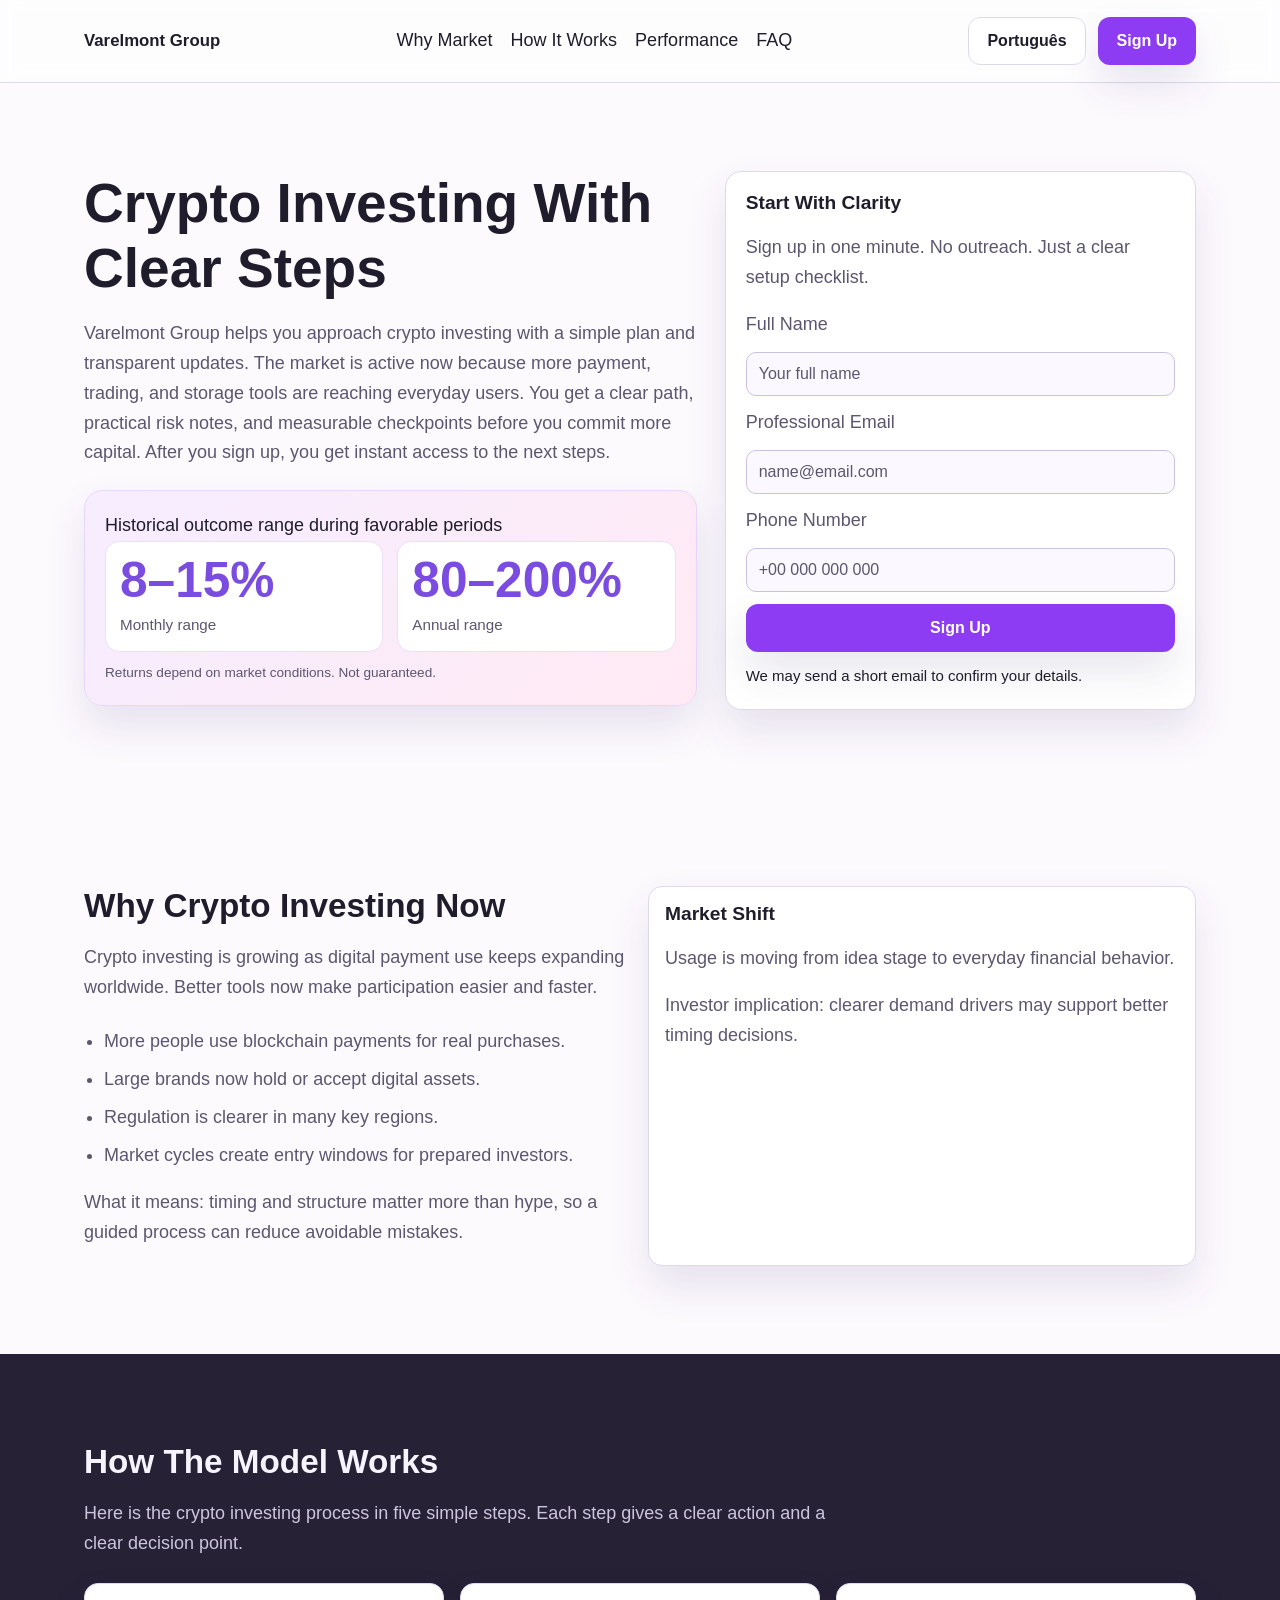
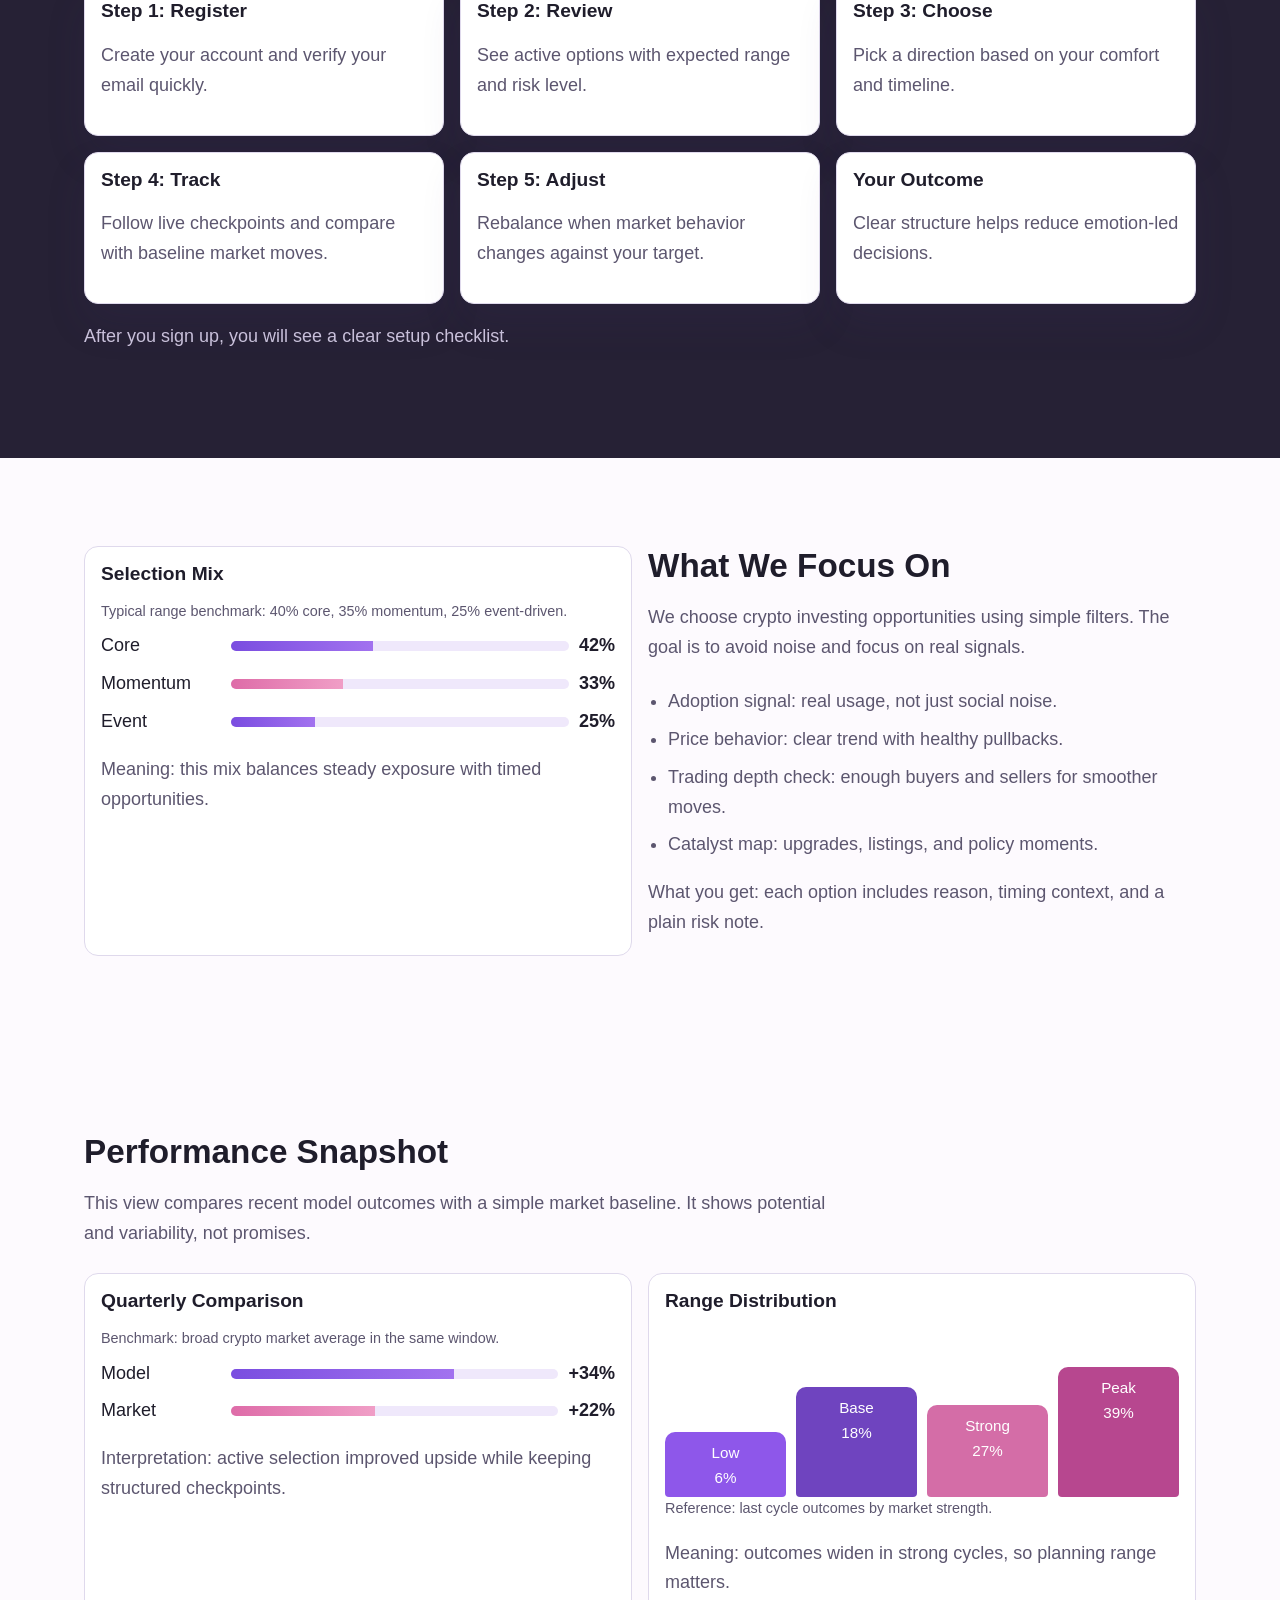
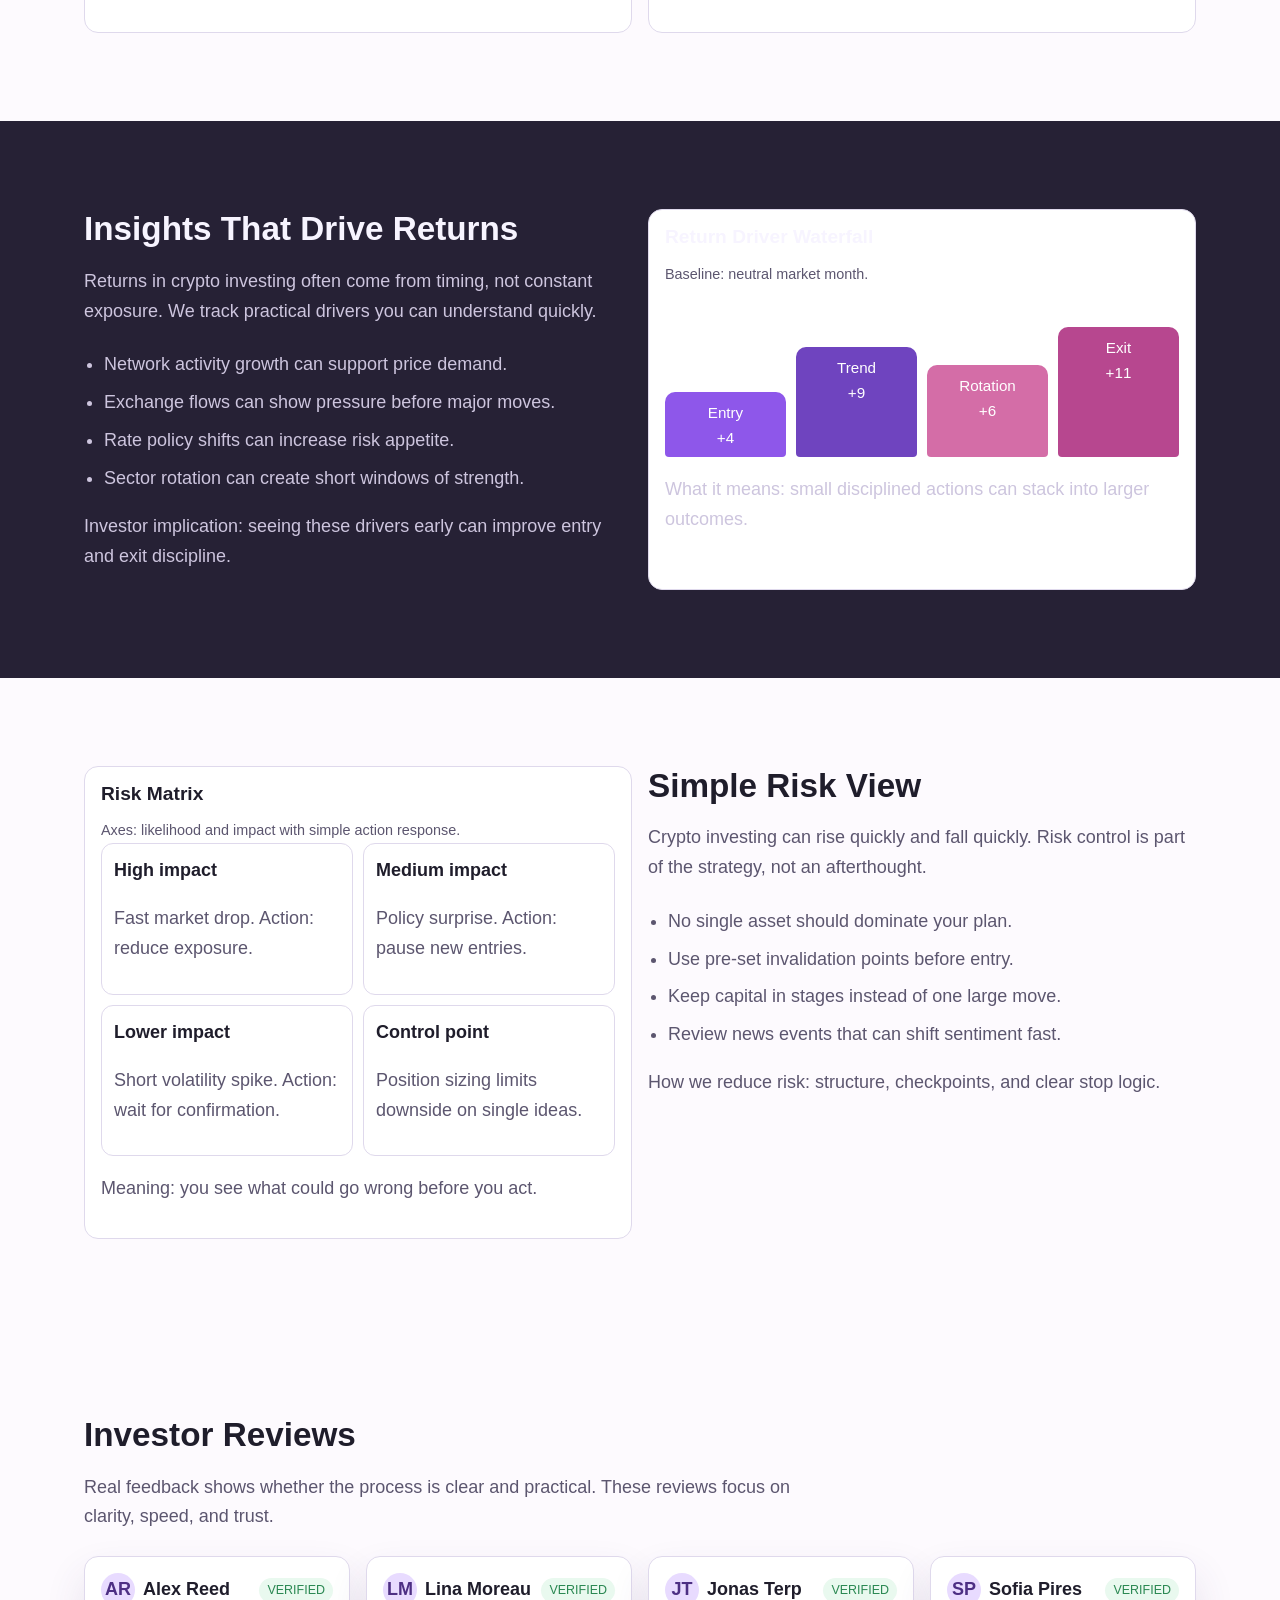
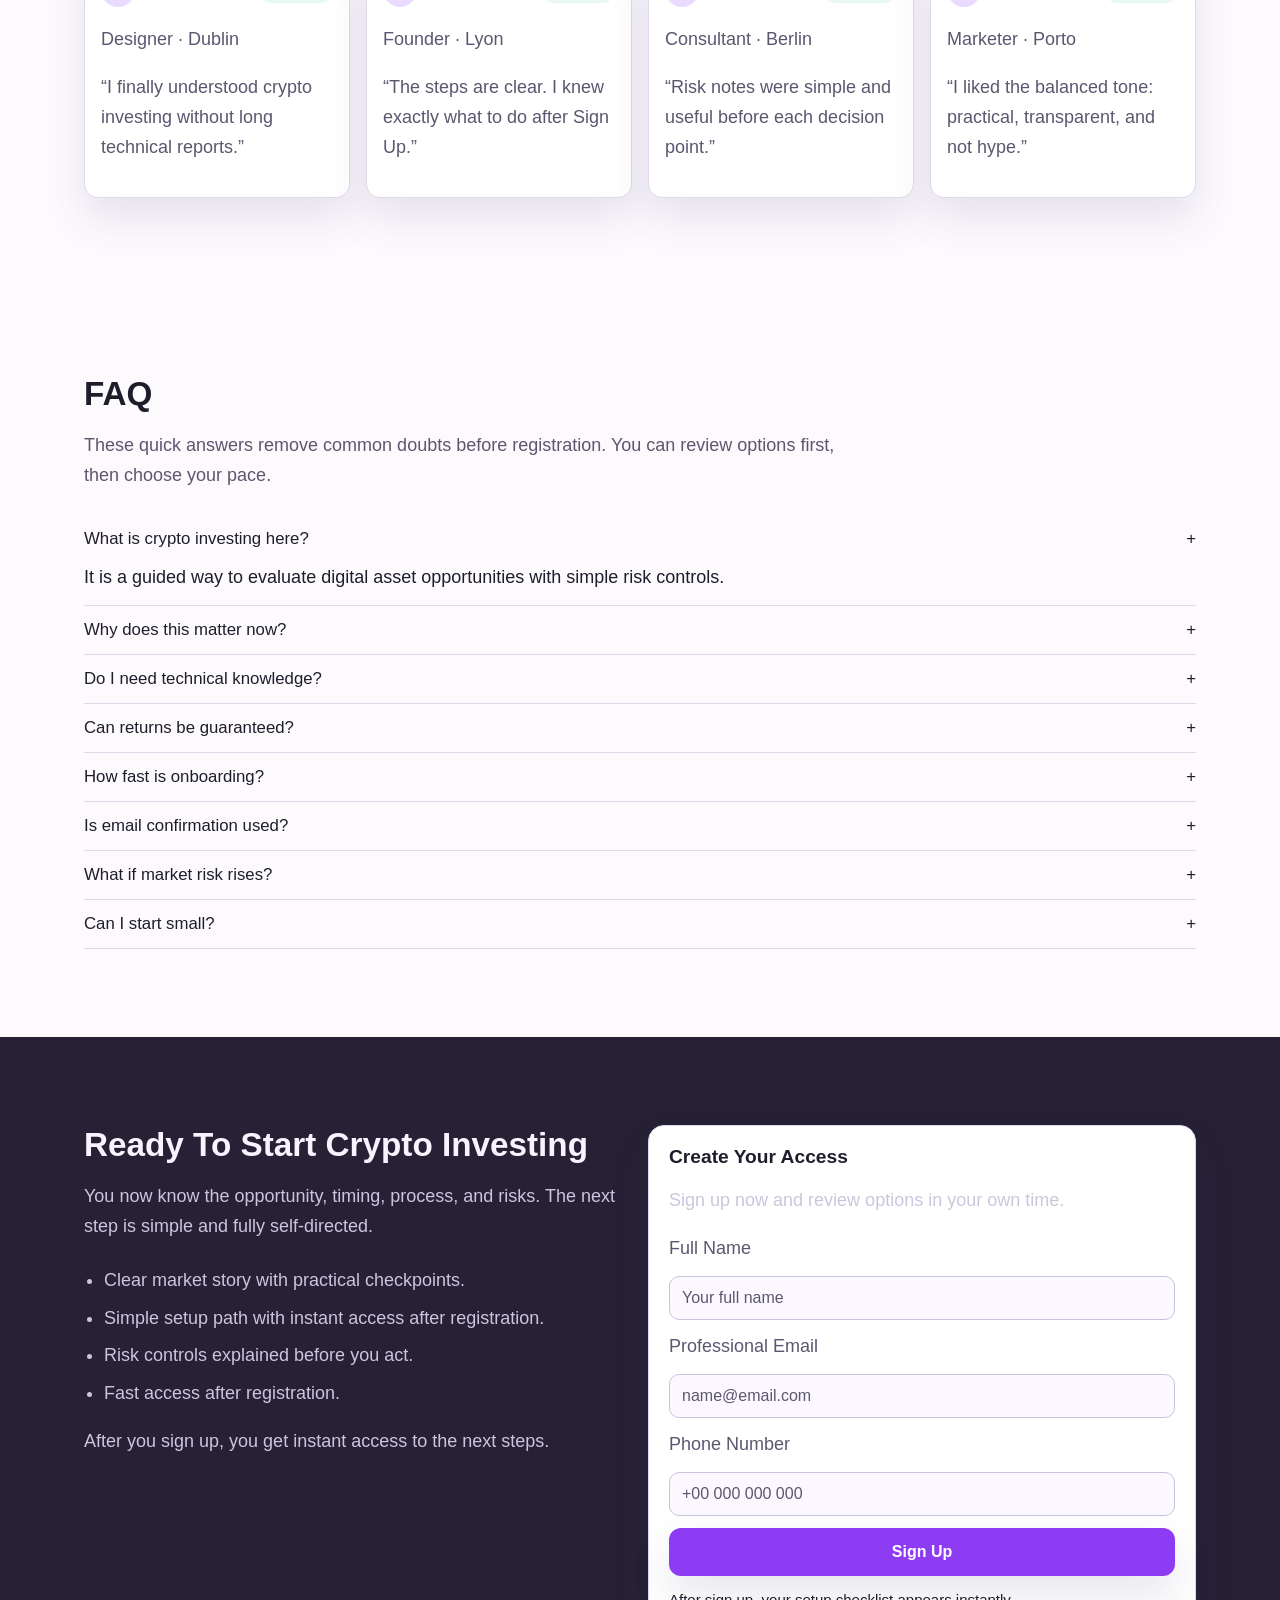
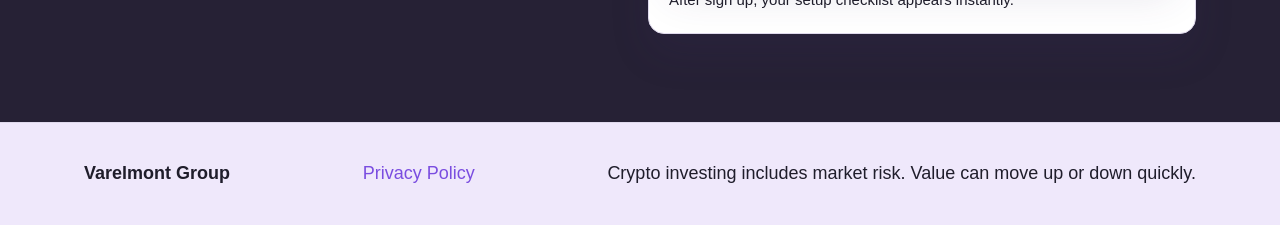
<file: pt/index.html>
<!doctype html>
<html lang="en">
<head>
  <meta charset="UTF-8">
  <meta name="viewport" content="width=device-width, initial-scale=1.0">
  <title>Varelmont Group PT | Crypto Investing for Clarity</title>
  <meta name="description" content="English content for Português route with clear benefits, risk matrix, and simple registration.">
  <link rel="canonical" href="https://www.varelmontgroup.com/pt/index.html">
  <link rel="alternate" hreflang="en" href="https://www.varelmontgroup.com/index.html"> <link rel="alternate" hreflang="de" href="https://www.varelmontgroup.com/de/index.html"> <link rel="alternate" hreflang="fr" href="https://www.varelmontgroup.com/fr/index.html"> <link rel="alternate" hreflang="es" href="https://www.varelmontgroup.com/es/index.html"> <link rel="alternate" hreflang="it" href="https://www.varelmontgroup.com/it/index.html"> <link rel="alternate" hreflang="tr" href="https://www.varelmontgroup.com/tr/index.html"> <link rel="alternate" hreflang="pt" href="https://www.varelmontgroup.com/pt/index.html"> <link rel="alternate" hreflang="ja" href="https://www.varelmontgroup.com/jp/index.html"> <link rel="alternate" hreflang="sk" href="https://www.varelmontgroup.com/sk/index.html"> <link rel="alternate" hreflang="nl-BE" href="https://www.varelmontgroup.com/be/index.html"> <link rel="alternate" hreflang="x-default" href="https://www.varelmontgroup.com/index.html">
  <meta property="og:title" content="Varelmont Group PT | Crypto Investing for Clarity">
  <meta property="og:description" content="English content for Português route with clear benefits, risk matrix, and simple registration.">
  <meta property="og:type" content="website">
  <meta property="og:url" content="https://www.varelmontgroup.com/pt/index.html">
  <meta property="twitter:card" content="summary_large_image">
  <meta property="twitter:title" content="Varelmont Group PT | Crypto Investing for Clarity">
  <meta property="twitter:description" content="English content for Português route with clear benefits, risk matrix, and simple registration.">
  <link rel="stylesheet" href="../assets/style.css">
</head>
<body>
<header class="site-header">
  <div class="container header-inner">
    <a href="../index.html" class="brand">Varelmont Group</a>
    <nav class="nav-links" aria-label="Primary navigation">
      <a href="#why-market">Why Market</a><a href="#model">How It Works</a><a href="#metrics">Performance</a><a href="#faq">FAQ</a>
    </nav>
    <div class="header-actions">
      <div class="lang-wrap">
        <button class="lang-pill" aria-label="Current language">Português</button>
        <div class="lang-menu" role="menu" aria-label="Language selector"><a href="../index.html"><svg class="flag" viewBox="0 0 18 12" aria-hidden="true"><rect width="18" height="12" fill="#0a3a9f"/><path d="M0 0L18 12M18 0L0 12" stroke="#fff" stroke-width="2"/><path d="M0 0L18 12M18 0L0 12" stroke="#d91f26" stroke-width="1"/><path d="M9 0v12M0 6h18" stroke="#fff" stroke-width="3"/><path d="M9 0v12M0 6h18" stroke="#d91f26" stroke-width="1.6"/></svg><span>English</span></a>
<a href="../de/index.html"><svg class="flag" viewBox="0 0 18 12" aria-hidden="true"><rect width="18" height="4" fill="#111"/><rect y="4" width="18" height="4" fill="#c2171d"/><rect y="8" width="18" height="4" fill="#efc83b"/></svg><span>Deutsch</span></a>
<a href="../fr/index.html"><svg class="flag" viewBox="0 0 18 12" aria-hidden="true"><rect width="6" height="12" fill="#1f4db5"/><rect x="6" width="6" height="12" fill="#fff"/><rect x="12" width="6" height="12" fill="#d92d34"/></svg><span>Français</span></a>
<a href="../es/index.html"><svg class="flag" viewBox="0 0 18 12" aria-hidden="true"><rect width="18" height="12" fill="#f2cc3f"/><rect width="18" height="3" fill="#c9242a"/><rect y="9" width="18" height="3" fill="#c9242a"/></svg><span>Español</span></a>
<a href="../it/index.html"><svg class="flag" viewBox="0 0 18 12" aria-hidden="true"><rect width="6" height="12" fill="#1f9649"/><rect x="6" width="6" height="12" fill="#fff"/><rect x="12" width="6" height="12" fill="#d4373d"/></svg><span>Italiano</span></a>
<a href="../tr/index.html"><svg class="flag" viewBox="0 0 18 12" aria-hidden="true"><rect width="18" height="12" fill="#d11d2b"/><circle cx="8" cy="6" r="3.1" fill="#fff"/><circle cx="8.8" cy="6" r="2.3" fill="#d11d2b"/><circle cx="11.9" cy="6" r="1" fill="#fff"/></svg><span>Türkçe</span></a>
<a href="../pt/index.html"><svg class="flag" viewBox="0 0 18 12" aria-hidden="true"><rect width="7" height="12" fill="#167a4a"/><rect x="7" width="11" height="12" fill="#c7323a"/><circle cx="7" cy="6" r="2" fill="#f2d15a"/></svg><span>Português</span></a>
<a href="../jp/index.html"><svg class="flag" viewBox="0 0 18 12" aria-hidden="true"><rect width="18" height="12" fill="#fff"/><circle cx="9" cy="6" r="3" fill="#d12a34"/></svg><span>日本語</span></a>
<a href="../sk/index.html"><svg class="flag" viewBox="0 0 18 12" aria-hidden="true"><rect width="18" height="4" fill="#fff"/><rect y="4" width="18" height="4" fill="#2154bb"/><rect y="8" width="18" height="4" fill="#d33740"/></svg><span>Slovak</span></a>
<a href="../be/index.html"><svg class="flag" viewBox="0 0 18 12" aria-hidden="true"><rect width="6" height="12" fill="#161616"/><rect x="6" width="6" height="12" fill="#f2d146"/><rect x="12" width="6" height="12" fill="#cd343d"/></svg><span>Nederlands (BE)</span></a></div>
      </div>
      <a href="#signup" class="btn btn-primary">Sign Up</a>
      <button class="burger" aria-label="Open menu">☰</button>
    </div>
  </div>
</header>

<div class="mobile-drawer" aria-hidden="true">
  <aside class="drawer-panel" role="dialog" aria-label="Mobile menu">
    <div class="drawer-top"><strong>Menu</strong><button class="close-drawer" aria-label="Close menu">✕</button></div>
    <nav class="drawer-links">
      <a href="#why-market">Why Market</a><a href="#model">How It Works</a><a href="#focus">What We Focus On</a><a href="#metrics">Performance</a><a href="#insights">Insights</a><a href="#risk">Risk</a><a href="#reviews">Reviews</a><a href="#faq">FAQ</a>
    </nav>
    <div class="lang-wrap">
      <button class="lang-pill" aria-label="Current language">Português</button>
      <div class="lang-menu" role="menu"><a href="../index.html"><svg class="flag" viewBox="0 0 18 12" aria-hidden="true"><rect width="18" height="12" fill="#0a3a9f"/><path d="M0 0L18 12M18 0L0 12" stroke="#fff" stroke-width="2"/><path d="M0 0L18 12M18 0L0 12" stroke="#d91f26" stroke-width="1"/><path d="M9 0v12M0 6h18" stroke="#fff" stroke-width="3"/><path d="M9 0v12M0 6h18" stroke="#d91f26" stroke-width="1.6"/></svg><span>English</span></a>
<a href="../de/index.html"><svg class="flag" viewBox="0 0 18 12" aria-hidden="true"><rect width="18" height="4" fill="#111"/><rect y="4" width="18" height="4" fill="#c2171d"/><rect y="8" width="18" height="4" fill="#efc83b"/></svg><span>Deutsch</span></a>
<a href="../fr/index.html"><svg class="flag" viewBox="0 0 18 12" aria-hidden="true"><rect width="6" height="12" fill="#1f4db5"/><rect x="6" width="6" height="12" fill="#fff"/><rect x="12" width="6" height="12" fill="#d92d34"/></svg><span>Français</span></a>
<a href="../es/index.html"><svg class="flag" viewBox="0 0 18 12" aria-hidden="true"><rect width="18" height="12" fill="#f2cc3f"/><rect width="18" height="3" fill="#c9242a"/><rect y="9" width="18" height="3" fill="#c9242a"/></svg><span>Español</span></a>
<a href="../it/index.html"><svg class="flag" viewBox="0 0 18 12" aria-hidden="true"><rect width="6" height="12" fill="#1f9649"/><rect x="6" width="6" height="12" fill="#fff"/><rect x="12" width="6" height="12" fill="#d4373d"/></svg><span>Italiano</span></a>
<a href="../tr/index.html"><svg class="flag" viewBox="0 0 18 12" aria-hidden="true"><rect width="18" height="12" fill="#d11d2b"/><circle cx="8" cy="6" r="3.1" fill="#fff"/><circle cx="8.8" cy="6" r="2.3" fill="#d11d2b"/><circle cx="11.9" cy="6" r="1" fill="#fff"/></svg><span>Türkçe</span></a>
<a href="../pt/index.html"><svg class="flag" viewBox="0 0 18 12" aria-hidden="true"><rect width="7" height="12" fill="#167a4a"/><rect x="7" width="11" height="12" fill="#c7323a"/><circle cx="7" cy="6" r="2" fill="#f2d15a"/></svg><span>Português</span></a>
<a href="../jp/index.html"><svg class="flag" viewBox="0 0 18 12" aria-hidden="true"><rect width="18" height="12" fill="#fff"/><circle cx="9" cy="6" r="3" fill="#d12a34"/></svg><span>日本語</span></a>
<a href="../sk/index.html"><svg class="flag" viewBox="0 0 18 12" aria-hidden="true"><rect width="18" height="4" fill="#fff"/><rect y="4" width="18" height="4" fill="#2154bb"/><rect y="8" width="18" height="4" fill="#d33740"/></svg><span>Slovak</span></a>
<a href="../be/index.html"><svg class="flag" viewBox="0 0 18 12" aria-hidden="true"><rect width="6" height="12" fill="#161616"/><rect x="6" width="6" height="12" fill="#f2d146"/><rect x="12" width="6" height="12" fill="#cd343d"/></svg><span>Nederlands (BE)</span></a></div>
    </div>
    <a href="#signup" class="btn btn-primary">Sign Up</a>
  </aside>
</div>

<main>
<section class="section light" id="hero">
  <div class="container hero-grid">
    <div>
      <h1>Crypto Investing With Clear Steps</h1>
      <p>Varelmont Group helps you approach crypto investing with a simple plan and transparent updates. The market is active now because more payment, trading, and storage tools are reaching everyday users. You get a clear path, practical risk notes, and measurable checkpoints before you commit more capital. After you sign up, you get instant access to the next steps.</p>
      <div class="performance-panel" aria-label="Performance range">
        <div class="muted">Historical outcome range during favorable periods</div>
        <div class="perf-grid">
          <div class="perf-item"><div class="perf-number">8–15%</div><div class="perf-label">Monthly range</div></div>
          <div class="perf-item"><div class="perf-number">80–200%</div><div class="perf-label">Annual range</div></div>
        </div>
        <div class="perf-note">Returns depend on market conditions. Not guaranteed.</div>
      </div>
    </div>
    <aside class="form-card" id="signup">
      <h3 class="form-title">Start With Clarity</h3>
      <p class="form-sub">Sign up in one minute. No outreach. Just a clear setup checklist.</p>
      <div class="form-body">
        <label for="name1">Full Name</label><input id="name1" name="name" autocomplete="name" placeholder="Your full name">
        <label for="email1">Professional Email</label><input id="email1" type="email" name="email" autocomplete="email" placeholder="name@email.com">
        <label for="phone1">Phone Number</label><input id="phone1" name="phone" autocomplete="tel" placeholder="+00 000 000 000">
        <button class="btn btn-primary">Sign Up</button>
        <small class="muted">We may send a short email to confirm your details.</small>
      </div>
    </aside>
  </div>
</section>

<section class="section light" id="why-market">
  <div class="container grid-2">
    <div>
      <h2>Why Crypto Investing Now</h2>
      <p class="small-intro">Crypto investing is growing as digital payment use keeps expanding worldwide. Better tools now make participation easier and faster.</p>
      <ul class="bullet-list"><li>More people use blockchain payments for real purchases.</li><li>Large brands now hold or accept digital assets.</li><li>Regulation is clearer in many key regions.</li><li>Market cycles create entry windows for prepared investors.</li></ul>
      <p>What it means: timing and structure matter more than hype, so a guided process can reduce avoidable mistakes.</p>
    </div>
    <div class="card"><h3>Market Shift</h3><p>Usage is moving from idea stage to everyday financial behavior.</p><p class="muted">Investor implication: clearer demand drivers may support better timing decisions.</p></div>
  </div>
</section>

<section class="section dark" id="model">
  <div class="container">
    <h2>How The Model Works</h2>
    <p class="small-intro">Here is the crypto investing process in five simple steps. Each step gives a clear action and a clear decision point.</p>
    <div class="grid-3">
      <div class="card"><h3>Step 1: Register</h3><p>Create your account and verify your email quickly.</p></div>
      <div class="card"><h3>Step 2: Review</h3><p>See active options with expected range and risk level.</p></div>
      <div class="card"><h3>Step 3: Choose</h3><p>Pick a direction based on your comfort and timeline.</p></div>
      <div class="card"><h3>Step 4: Track</h3><p>Follow live checkpoints and compare with baseline market moves.</p></div>
      <div class="card"><h3>Step 5: Adjust</h3><p>Rebalance when market behavior changes against your target.</p></div>
      <div class="card"><h3>Your Outcome</h3><p>Clear structure helps reduce emotion-led decisions.</p></div>
    </div>
    <p>After you sign up, you will see a clear setup checklist.</p>
  </div>
</section>

<section class="section light" id="focus">
  <div class="container grid-2">
    <div class="chart-box">
      <h3>Selection Mix</h3>
      <div class="benchmark">Typical range benchmark: 40% core, 35% momentum, 25% event-driven.</div>
      <div class="compare-row"><span>Core</span><div class="bar-track"><div class="bar-fill-a" style="width:42%"></div></div><strong>42%</strong></div>
      <div class="compare-row"><span>Momentum</span><div class="bar-track"><div class="bar-fill-b" style="width:33%"></div></div><strong>33%</strong></div>
      <div class="compare-row"><span>Event</span><div class="bar-track"><div class="bar-fill-a" style="width:25%"></div></div><strong>25%</strong></div>
      <p>Meaning: this mix balances steady exposure with timed opportunities.</p>
    </div>
    <div>
      <h2>What We Focus On</h2>
      <p class="small-intro">We choose crypto investing opportunities using simple filters. The goal is to avoid noise and focus on real signals.</p>
      <ul class="bullet-list"><li>Adoption signal: real usage, not just social noise.</li><li>Price behavior: clear trend with healthy pullbacks.</li><li>Trading depth check: enough buyers and sellers for smoother moves.</li><li>Catalyst map: upgrades, listings, and policy moments.</li></ul>
      <p>What you get: each option includes reason, timing context, and a plain risk note.</p>
    </div>
  </div>
</section>

<section class="section light" id="metrics">
  <div class="container">
    <h2>Performance Snapshot</h2>
    <p class="small-intro">This view compares recent model outcomes with a simple market baseline. It shows potential and variability, not promises.</p>
    <div class="grid-2">
      <div class="chart-box">
        <h3>Quarterly Comparison</h3>
        <div class="benchmark">Benchmark: broad crypto market average in the same window.</div>
        <div class="compare-row"><span>Model</span><div class="bar-track"><div class="bar-fill-a" style="width:68%"></div></div><strong>+34%</strong></div>
        <div class="compare-row"><span>Market</span><div class="bar-track"><div class="bar-fill-b" style="width:44%"></div></div><strong>+22%</strong></div>
        <p>Interpretation: active selection improved upside while keeping structured checkpoints.</p>
      </div>
      <div class="chart-box">
        <h3>Range Distribution</h3>
        <div class="waterfall">
          <div class="step-col step-1">Low<br>6%</div>
          <div class="step-col step-2">Base<br>18%</div>
          <div class="step-col step-3">Strong<br>27%</div>
          <div class="step-col step-4">Peak<br>39%</div>
        </div>
        <div class="benchmark">Reference: last cycle outcomes by market strength.</div>
        <p>Meaning: outcomes widen in strong cycles, so planning range matters.</p>
      </div>
    </div>
  </div>
</section>

<section class="section dark" id="insights">
  <div class="container grid-2">
    <div>
      <h2>Insights That Drive Returns</h2>
      <p class="small-intro">Returns in crypto investing often come from timing, not constant exposure. We track practical drivers you can understand quickly.</p>
      <ul class="bullet-list"><li>Network activity growth can support price demand.</li><li>Exchange flows can show pressure before major moves.</li><li>Rate policy shifts can increase risk appetite.</li><li>Sector rotation can create short windows of strength.</li></ul>
      <p>Investor implication: seeing these drivers early can improve entry and exit discipline.</p>
    </div>
    <div class="chart-box">
      <h3>Return Driver Waterfall</h3>
      <div class="benchmark">Baseline: neutral market month.</div>
      <div class="waterfall"><div class="step-col step-1">Entry<br>+4</div><div class="step-col step-2">Trend<br>+9</div><div class="step-col step-3">Rotation<br>+6</div><div class="step-col step-4">Exit<br>+11</div></div>
      <p>What it means: small disciplined actions can stack into larger outcomes.</p>
    </div>
  </div>
</section>

<section class="section light" id="risk">
  <div class="container grid-2">
    <div class="chart-box">
      <h3>Risk Matrix</h3>
      <div class="benchmark">Axes: likelihood and impact with simple action response.</div>
      <div class="matrix">
        <div class="cell"><strong>High impact</strong><p>Fast market drop. Action: reduce exposure.</p></div>
        <div class="cell"><strong>Medium impact</strong><p>Policy surprise. Action: pause new entries.</p></div>
        <div class="cell"><strong>Lower impact</strong><p>Short volatility spike. Action: wait for confirmation.</p></div>
        <div class="cell"><strong>Control point</strong><p>Position sizing limits downside on single ideas.</p></div>
      </div>
      <p>Meaning: you see what could go wrong before you act.</p>
    </div>
    <div>
      <h2>Simple Risk View</h2>
      <p class="small-intro">Crypto investing can rise quickly and fall quickly. Risk control is part of the strategy, not an afterthought.</p>
      <ul class="bullet-list"><li>No single asset should dominate your plan.</li><li>Use pre-set invalidation points before entry.</li><li>Keep capital in stages instead of one large move.</li><li>Review news events that can shift sentiment fast.</li></ul>
      <p>How we reduce risk: structure, checkpoints, and clear stop logic.</p>
    </div>
  </div>
</section>

<section class="section light" id="reviews">
  <div class="container">
    <h2>Investor Reviews</h2>
    <p class="small-intro">Real feedback shows whether the process is clear and practical. These reviews focus on clarity, speed, and trust.</p>
    <div class="grid-4">
      <article class="card"><div class="review-head"><div class="review-id"><span class="avatar">AR</span><strong>Alex Reed</strong></div><span class="verified">VERIFIED</span></div><p class="muted">Designer · Dublin</p><p>“I finally understood crypto investing without long technical reports.”</p></article>
      <article class="card"><div class="review-head"><div class="review-id"><span class="avatar">LM</span><strong>Lina Moreau</strong></div><span class="verified">VERIFIED</span></div><p class="muted">Founder · Lyon</p><p>“The steps are clear. I knew exactly what to do after Sign Up.”</p></article>
      <article class="card"><div class="review-head"><div class="review-id"><span class="avatar">JT</span><strong>Jonas Terp</strong></div><span class="verified">VERIFIED</span></div><p class="muted">Consultant · Berlin</p><p>“Risk notes were simple and useful before each decision point.”</p></article>
      <article class="card"><div class="review-head"><div class="review-id"><span class="avatar">SP</span><strong>Sofia Pires</strong></div><span class="verified">VERIFIED</span></div><p class="muted">Marketer · Porto</p><p>“I liked the balanced tone: practical, transparent, and not hype.”</p></article>
    </div>
  </div>
</section>

<section class="section light" id="faq">
  <div class="container">
    <h2>FAQ</h2>
    <p class="small-intro">These quick answers remove common doubts before registration. You can review options first, then choose your pace.</p>
    <div class="faq-item open"><button class="faq-btn" aria-expanded="true">What is crypto investing here?<span>+</span></button><div class="faq-answer">It is a guided way to evaluate digital asset opportunities with simple risk controls.</div></div>
    <div class="faq-item"><button class="faq-btn">Why does this matter now?<span>+</span></button><div class="faq-answer">Adoption and infrastructure are improving, creating clearer market cycles and entry windows.</div></div>
    <div class="faq-item"><button class="faq-btn">Do I need technical knowledge?<span>+</span></button><div class="faq-answer">No. Every key step uses plain language and practical examples.</div></div>
    <div class="faq-item"><button class="faq-btn">Can returns be guaranteed?<span>+</span></button><div class="faq-answer">No. Returns depend on market conditions and can vary.</div></div>
    <div class="faq-item"><button class="faq-btn">How fast is onboarding?<span>+</span></button><div class="faq-answer">After you sign up, you can review the options and choose what to do next.</div></div>
    <div class="faq-item"><button class="faq-btn">Is email confirmation used?<span>+</span></button><div class="faq-answer">We may send a short email to confirm your details.</div></div>
    <div class="faq-item"><button class="faq-btn">What if market risk rises?<span>+</span></button><div class="faq-answer">The process uses staged entries and predefined exit logic to limit downside decisions.</div></div>
    <div class="faq-item"><button class="faq-btn">Can I start small?<span>+</span></button><div class="faq-answer">Yes. You can begin with a smaller amount and scale only when comfortable.</div></div>
  </div>
</section>

<section class="section dark" id="final-cta">
  <div class="container grid-2">
    <div>
      <h2>Ready To Start Crypto Investing</h2>
      <p class="small-intro">You now know the opportunity, timing, process, and risks. The next step is simple and fully self-directed.</p>
      <ul class="bullet-list"><li>Clear market story with practical checkpoints.</li><li>Simple setup path with instant access after registration.</li><li>Risk controls explained before you act.</li><li>Fast access after registration.</li></ul>
      <p>After you sign up, you get instant access to the next steps.</p>
    </div>
    <aside class="form-card">
      <h3>Create Your Access</h3>
      <p class="form-sub">Sign up now and review options in your own time.</p>
      <div class="form-body">
        <label for="name2">Full Name</label><input id="name2" name="name2" autocomplete="name" placeholder="Your full name">
        <label for="email2">Professional Email</label><input id="email2" type="email" name="email2" autocomplete="email" placeholder="name@email.com">
        <label for="phone2">Phone Number</label><input id="phone2" name="phone2" autocomplete="tel" placeholder="+00 000 000 000">
        <button class="btn btn-primary">Sign Up</button>
        <small class="muted">After sign up, your setup checklist appears instantly.</small>
      </div>
    </aside>
  </div>
</section>
</main>

<footer>
  <div class="container footer-inner">
    <strong>Varelmont Group</strong>
    <a href="#" data-open-privacy>Privacy Policy</a>
    <span>Crypto investing includes market risk. Value can move up or down quickly.</span>
  </div>
</footer>

<div class="modal" id="privacyModal" aria-hidden="true">
  <div class="modal-card" role="dialog" aria-modal="true" aria-label="Privacy Policy">
    <div class="modal-top"><h2>Privacy Policy</h2><button class="modal-close-x" data-close-privacy aria-label="Close policy">✕</button></div>
    <h3>Introduction</h3><p>We explain what data we collect and why in clear language.</p>
    <h3>Data collection</h3><p>We collect name, email, phone, usage logs, and form actions.</p>
    <h3>Legal basis</h3><p>We process data for service delivery, security, and legal duties.</p>
    <h3>Cookies</h3><p>Cookies help session stability, traffic analysis, and fraud prevention.</p>
    <h3>Retention</h3><p>We keep data only as long as needed for service and legal records.</p>
    <h3>Third-party sharing</h3><p>We share limited data with vetted providers for hosting and email delivery.</p>
    <h3>Security</h3><p>We use access controls, encryption, and monitoring to protect data.</p>
    <h3>User rights</h3><p>You can request access, correction, deletion, or usage limits where allowed.</p>
    <h3>International transfers</h3><p>Some providers process data across borders under contractual protections.</p>
    <h3>Industry risk disclosure</h3><p>Digital asset markets are volatile and can change quickly with policy shifts.</p>
    <h3>Contact</h3><p>For privacy questions, email privacy@varelmontgroup.com.</p>
    <div class="modal-foot"><button class="modal-close-btn" data-close-privacy>Close</button></div>
  </div>
</div>

<script type="application/ld+json">{"@context":"https://schema.org","@graph":[{"@type":"Organization","name":"Varelmont Group","url":"https://www.varelmontgroup.com/"},{"@type":"WebSite","name":"Varelmont Group","url":"https://www.varelmontgroup.com/pt/index.html"},{"@type":"FAQPage","mainEntity":[{"@type":"Question","name":"What is crypto investing here?","acceptedAnswer":{"@type":"Answer","text":"A guided way to evaluate digital asset opportunities with simple risk controls."}},{"@type":"Question","name":"Can returns be guaranteed?","acceptedAnswer":{"@type":"Answer","text":"No. Returns depend on market conditions and can vary."}}]},{"@type":"Review","author":{"@type":"Person","name":"Alex Reed"},"reviewRating":{"@type":"Rating","ratingValue":"5"},"reviewBody":"I finally understood crypto investing without long technical reports."}]}</script>
<script src="../assets/app.js" defer></script>
</body>
</html>
</file>
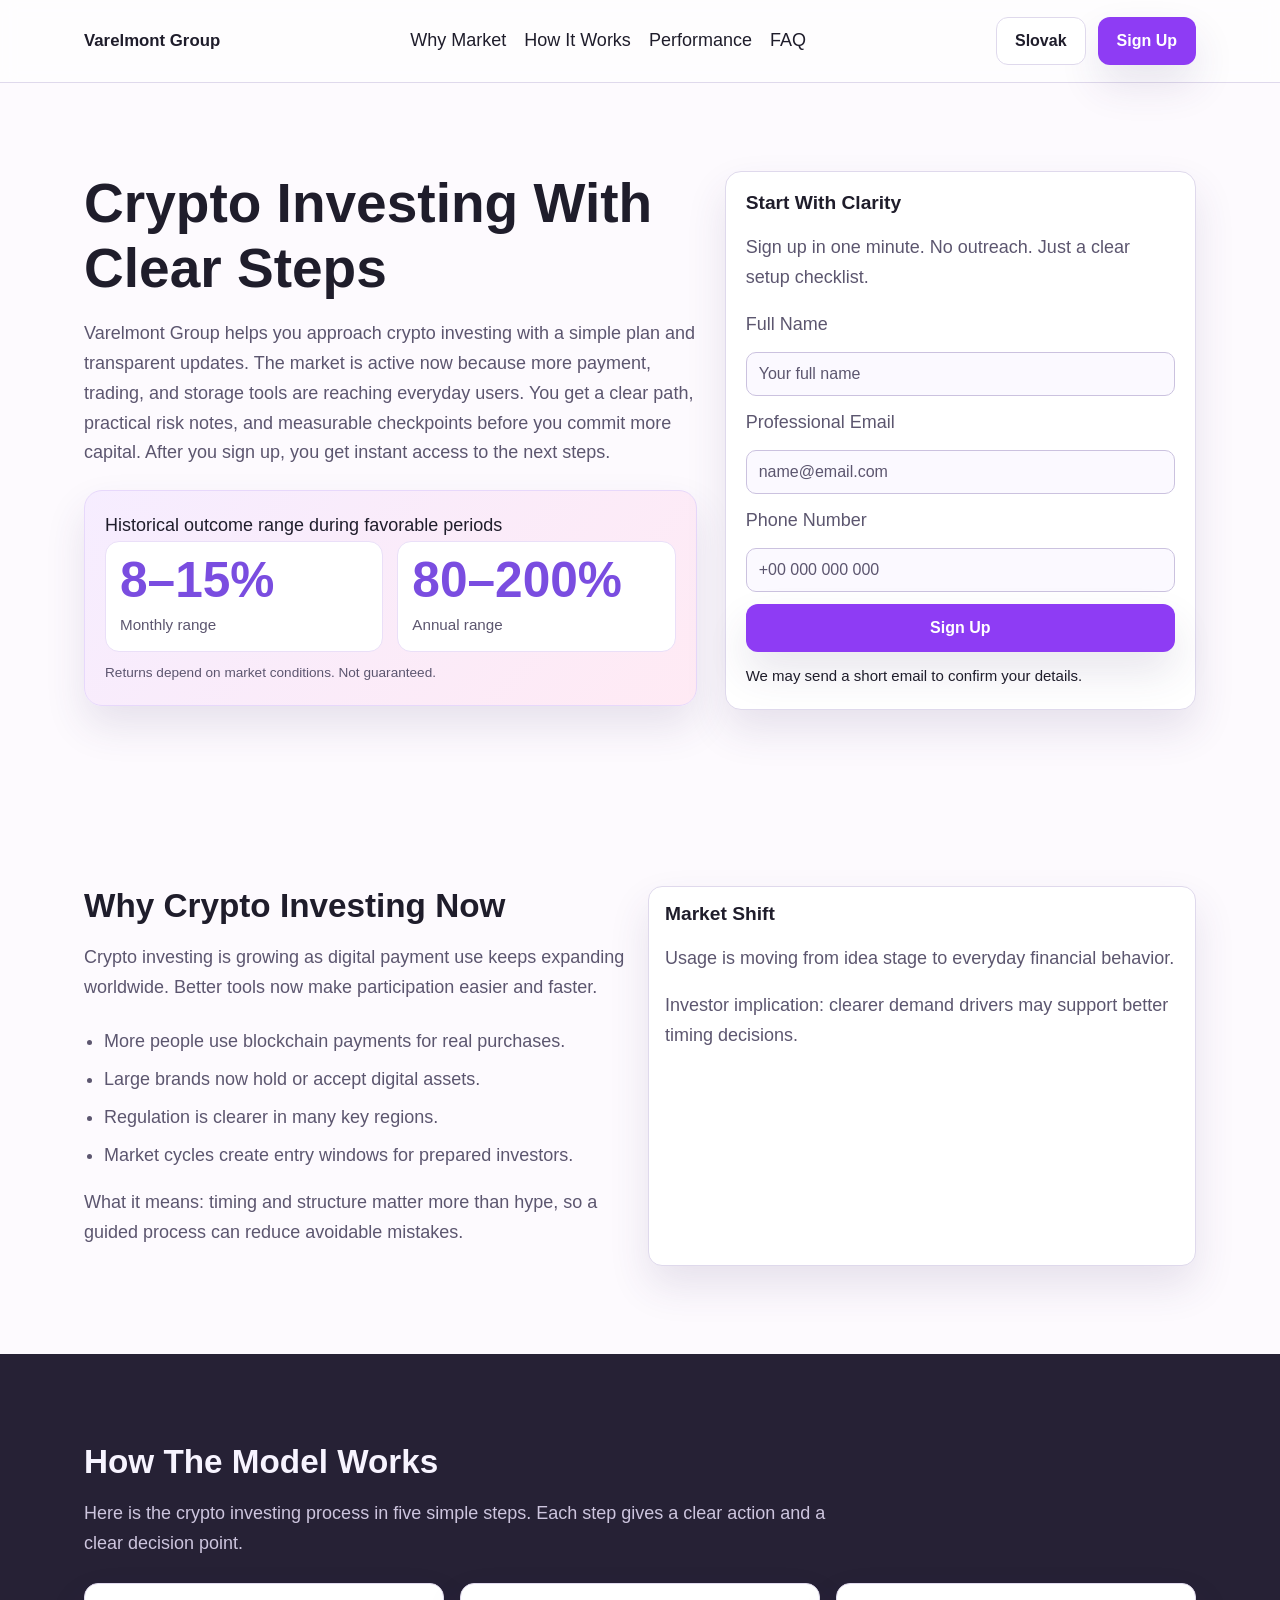
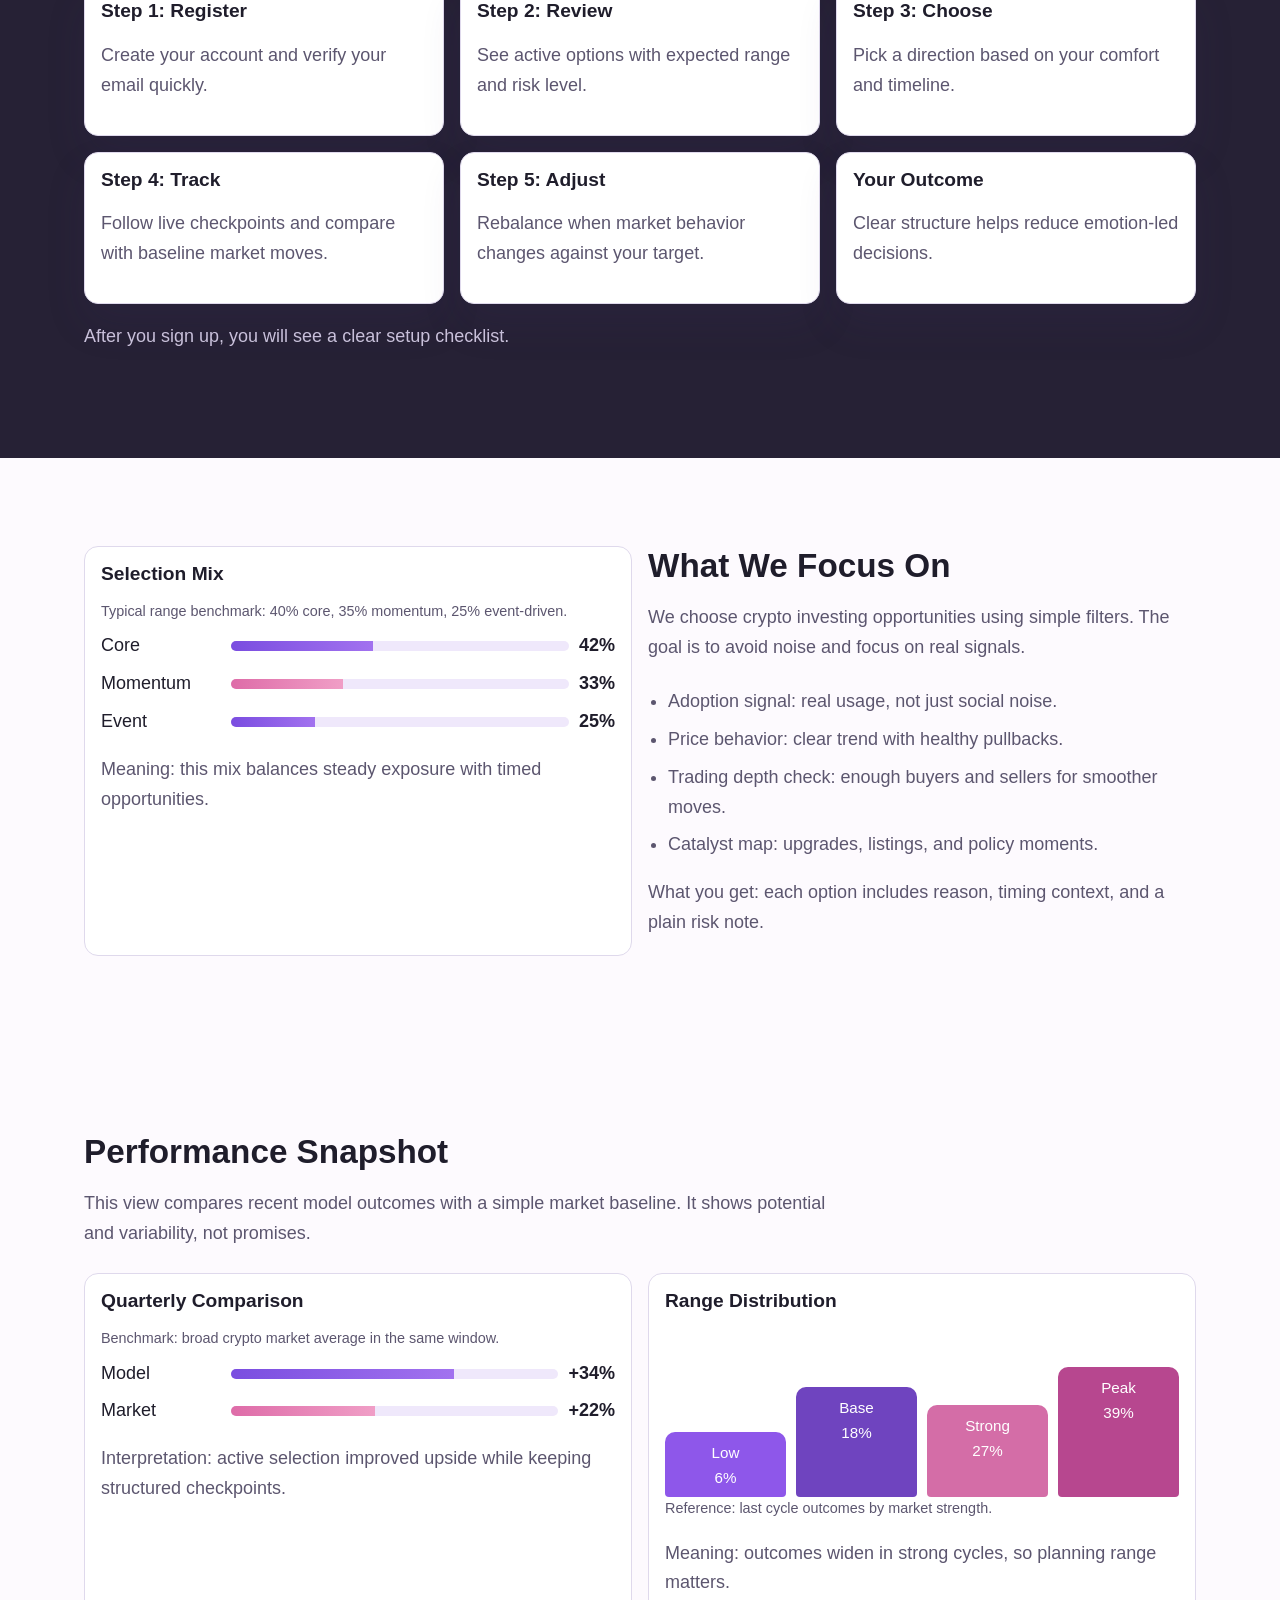
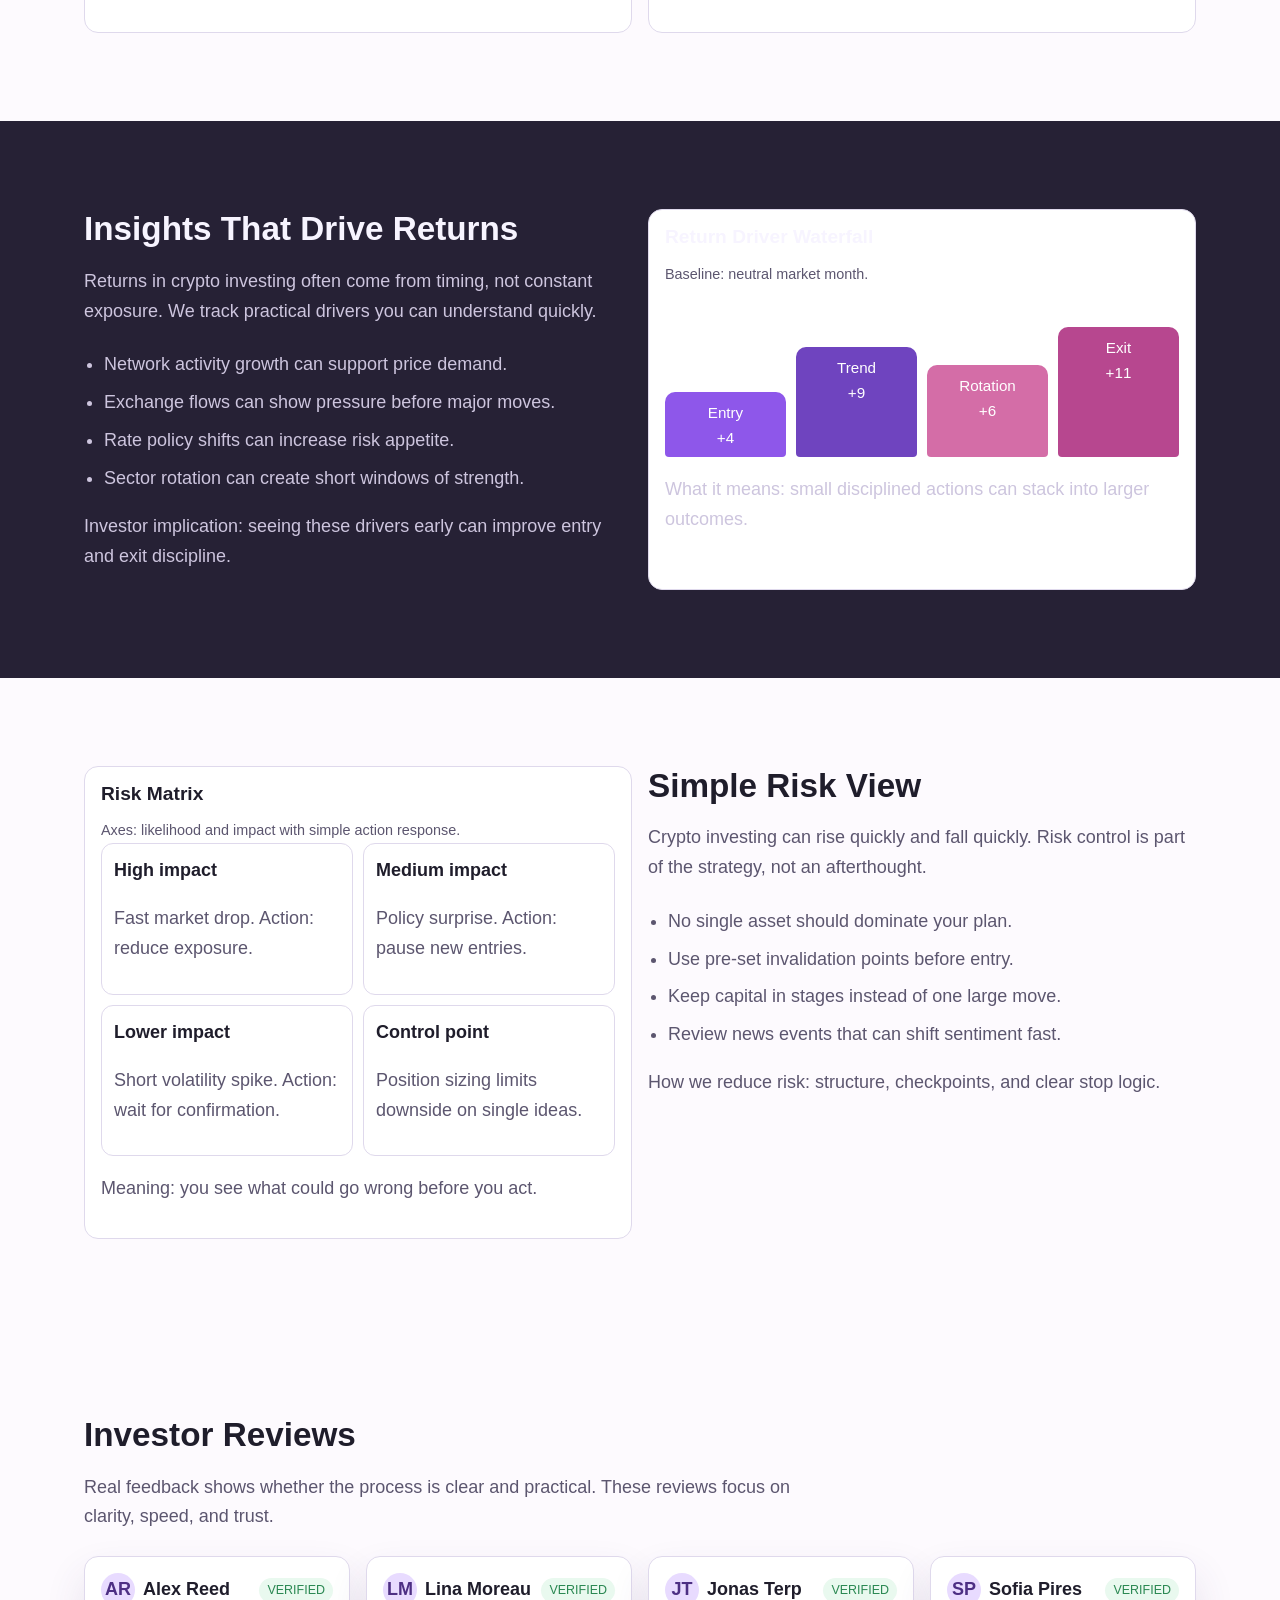
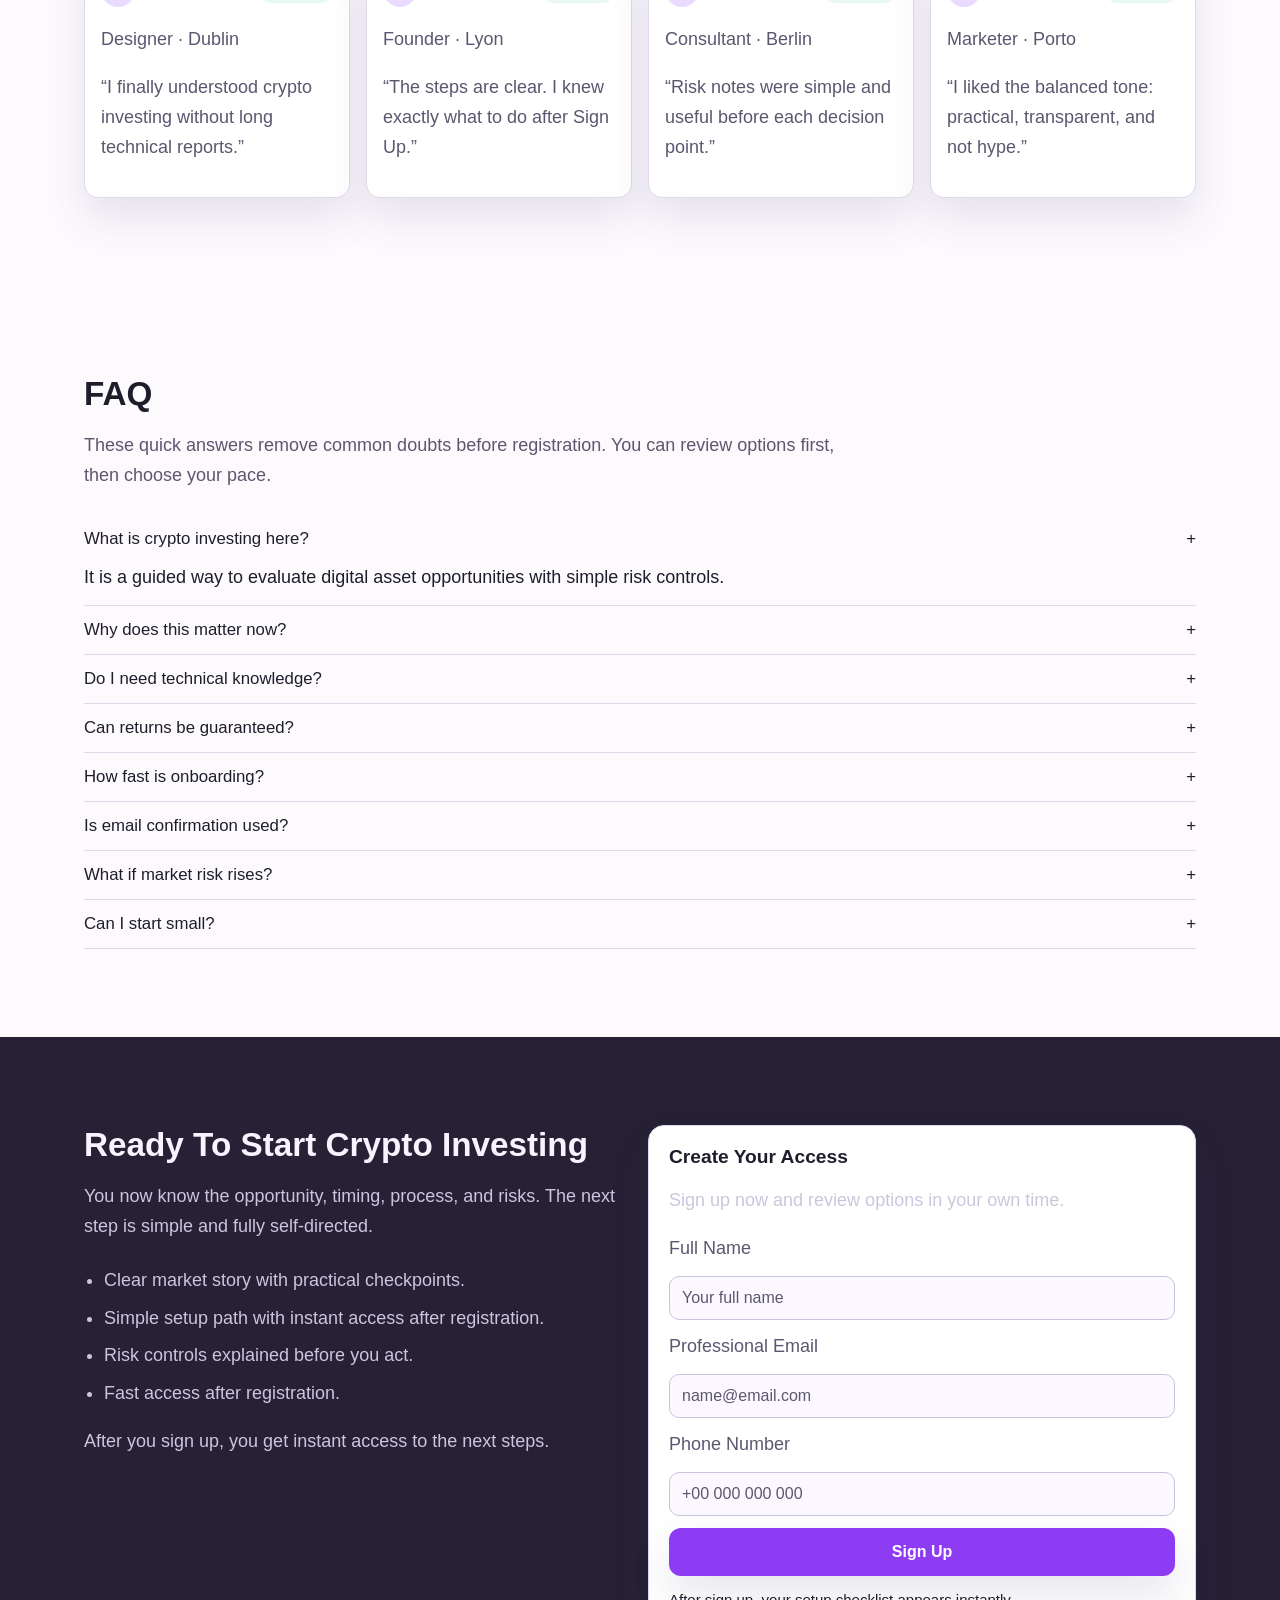
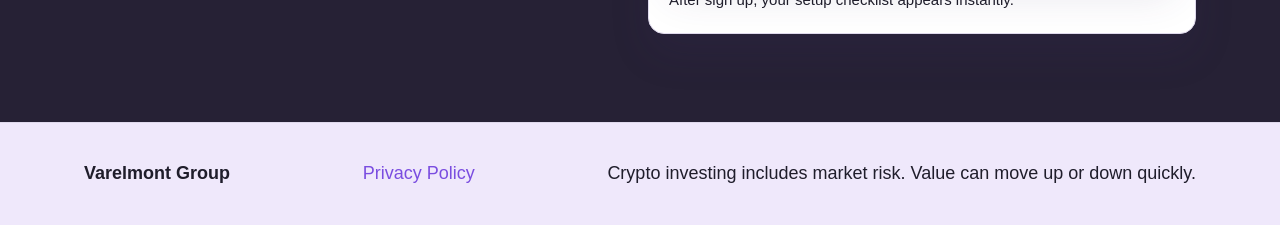
<file: sk/index.html>
<!doctype html>
<html lang="en">
<head>
  <meta charset="UTF-8">
  <meta name="viewport" content="width=device-width, initial-scale=1.0">
  <title>Varelmont Group SK | Crypto Investing Guide</title>
  <meta name="description" content="English content for Slovak route with transparent metrics, risk view, and Sign Up journey.">
  <link rel="canonical" href="https://www.varelmontgroup.com/sk/index.html">
  <link rel="alternate" hreflang="en" href="https://www.varelmontgroup.com/index.html"> <link rel="alternate" hreflang="de" href="https://www.varelmontgroup.com/de/index.html"> <link rel="alternate" hreflang="fr" href="https://www.varelmontgroup.com/fr/index.html"> <link rel="alternate" hreflang="es" href="https://www.varelmontgroup.com/es/index.html"> <link rel="alternate" hreflang="it" href="https://www.varelmontgroup.com/it/index.html"> <link rel="alternate" hreflang="tr" href="https://www.varelmontgroup.com/tr/index.html"> <link rel="alternate" hreflang="pt" href="https://www.varelmontgroup.com/pt/index.html"> <link rel="alternate" hreflang="ja" href="https://www.varelmontgroup.com/jp/index.html"> <link rel="alternate" hreflang="sk" href="https://www.varelmontgroup.com/sk/index.html"> <link rel="alternate" hreflang="nl-BE" href="https://www.varelmontgroup.com/be/index.html"> <link rel="alternate" hreflang="x-default" href="https://www.varelmontgroup.com/index.html">
  <meta property="og:title" content="Varelmont Group SK | Crypto Investing Guide">
  <meta property="og:description" content="English content for Slovak route with transparent metrics, risk view, and Sign Up journey.">
  <meta property="og:type" content="website">
  <meta property="og:url" content="https://www.varelmontgroup.com/sk/index.html">
  <meta property="twitter:card" content="summary_large_image">
  <meta property="twitter:title" content="Varelmont Group SK | Crypto Investing Guide">
  <meta property="twitter:description" content="English content for Slovak route with transparent metrics, risk view, and Sign Up journey.">
  <link rel="stylesheet" href="../assets/style.css">
</head>
<body>
<header class="site-header">
  <div class="container header-inner">
    <a href="../index.html" class="brand">Varelmont Group</a>
    <nav class="nav-links" aria-label="Primary navigation">
      <a href="#why-market">Why Market</a><a href="#model">How It Works</a><a href="#metrics">Performance</a><a href="#faq">FAQ</a>
    </nav>
    <div class="header-actions">
      <div class="lang-wrap">
        <button class="lang-pill" aria-label="Current language">Slovak</button>
        <div class="lang-menu" role="menu" aria-label="Language selector"><a href="../index.html"><svg class="flag" viewBox="0 0 18 12" aria-hidden="true"><rect width="18" height="12" fill="#0a3a9f"/><path d="M0 0L18 12M18 0L0 12" stroke="#fff" stroke-width="2"/><path d="M0 0L18 12M18 0L0 12" stroke="#d91f26" stroke-width="1"/><path d="M9 0v12M0 6h18" stroke="#fff" stroke-width="3"/><path d="M9 0v12M0 6h18" stroke="#d91f26" stroke-width="1.6"/></svg><span>English</span></a>
<a href="../de/index.html"><svg class="flag" viewBox="0 0 18 12" aria-hidden="true"><rect width="18" height="4" fill="#111"/><rect y="4" width="18" height="4" fill="#c2171d"/><rect y="8" width="18" height="4" fill="#efc83b"/></svg><span>Deutsch</span></a>
<a href="../fr/index.html"><svg class="flag" viewBox="0 0 18 12" aria-hidden="true"><rect width="6" height="12" fill="#1f4db5"/><rect x="6" width="6" height="12" fill="#fff"/><rect x="12" width="6" height="12" fill="#d92d34"/></svg><span>Français</span></a>
<a href="../es/index.html"><svg class="flag" viewBox="0 0 18 12" aria-hidden="true"><rect width="18" height="12" fill="#f2cc3f"/><rect width="18" height="3" fill="#c9242a"/><rect y="9" width="18" height="3" fill="#c9242a"/></svg><span>Español</span></a>
<a href="../it/index.html"><svg class="flag" viewBox="0 0 18 12" aria-hidden="true"><rect width="6" height="12" fill="#1f9649"/><rect x="6" width="6" height="12" fill="#fff"/><rect x="12" width="6" height="12" fill="#d4373d"/></svg><span>Italiano</span></a>
<a href="../tr/index.html"><svg class="flag" viewBox="0 0 18 12" aria-hidden="true"><rect width="18" height="12" fill="#d11d2b"/><circle cx="8" cy="6" r="3.1" fill="#fff"/><circle cx="8.8" cy="6" r="2.3" fill="#d11d2b"/><circle cx="11.9" cy="6" r="1" fill="#fff"/></svg><span>Türkçe</span></a>
<a href="../pt/index.html"><svg class="flag" viewBox="0 0 18 12" aria-hidden="true"><rect width="7" height="12" fill="#167a4a"/><rect x="7" width="11" height="12" fill="#c7323a"/><circle cx="7" cy="6" r="2" fill="#f2d15a"/></svg><span>Português</span></a>
<a href="../jp/index.html"><svg class="flag" viewBox="0 0 18 12" aria-hidden="true"><rect width="18" height="12" fill="#fff"/><circle cx="9" cy="6" r="3" fill="#d12a34"/></svg><span>日本語</span></a>
<a href="../sk/index.html"><svg class="flag" viewBox="0 0 18 12" aria-hidden="true"><rect width="18" height="4" fill="#fff"/><rect y="4" width="18" height="4" fill="#2154bb"/><rect y="8" width="18" height="4" fill="#d33740"/></svg><span>Slovak</span></a>
<a href="../be/index.html"><svg class="flag" viewBox="0 0 18 12" aria-hidden="true"><rect width="6" height="12" fill="#161616"/><rect x="6" width="6" height="12" fill="#f2d146"/><rect x="12" width="6" height="12" fill="#cd343d"/></svg><span>Nederlands (BE)</span></a></div>
      </div>
      <a href="#signup" class="btn btn-primary">Sign Up</a>
      <button class="burger" aria-label="Open menu">☰</button>
    </div>
  </div>
</header>

<div class="mobile-drawer" aria-hidden="true">
  <aside class="drawer-panel" role="dialog" aria-label="Mobile menu">
    <div class="drawer-top"><strong>Menu</strong><button class="close-drawer" aria-label="Close menu">✕</button></div>
    <nav class="drawer-links">
      <a href="#why-market">Why Market</a><a href="#model">How It Works</a><a href="#focus">What We Focus On</a><a href="#metrics">Performance</a><a href="#insights">Insights</a><a href="#risk">Risk</a><a href="#reviews">Reviews</a><a href="#faq">FAQ</a>
    </nav>
    <div class="lang-wrap">
      <button class="lang-pill" aria-label="Current language">Slovak</button>
      <div class="lang-menu" role="menu"><a href="../index.html"><svg class="flag" viewBox="0 0 18 12" aria-hidden="true"><rect width="18" height="12" fill="#0a3a9f"/><path d="M0 0L18 12M18 0L0 12" stroke="#fff" stroke-width="2"/><path d="M0 0L18 12M18 0L0 12" stroke="#d91f26" stroke-width="1"/><path d="M9 0v12M0 6h18" stroke="#fff" stroke-width="3"/><path d="M9 0v12M0 6h18" stroke="#d91f26" stroke-width="1.6"/></svg><span>English</span></a>
<a href="../de/index.html"><svg class="flag" viewBox="0 0 18 12" aria-hidden="true"><rect width="18" height="4" fill="#111"/><rect y="4" width="18" height="4" fill="#c2171d"/><rect y="8" width="18" height="4" fill="#efc83b"/></svg><span>Deutsch</span></a>
<a href="../fr/index.html"><svg class="flag" viewBox="0 0 18 12" aria-hidden="true"><rect width="6" height="12" fill="#1f4db5"/><rect x="6" width="6" height="12" fill="#fff"/><rect x="12" width="6" height="12" fill="#d92d34"/></svg><span>Français</span></a>
<a href="../es/index.html"><svg class="flag" viewBox="0 0 18 12" aria-hidden="true"><rect width="18" height="12" fill="#f2cc3f"/><rect width="18" height="3" fill="#c9242a"/><rect y="9" width="18" height="3" fill="#c9242a"/></svg><span>Español</span></a>
<a href="../it/index.html"><svg class="flag" viewBox="0 0 18 12" aria-hidden="true"><rect width="6" height="12" fill="#1f9649"/><rect x="6" width="6" height="12" fill="#fff"/><rect x="12" width="6" height="12" fill="#d4373d"/></svg><span>Italiano</span></a>
<a href="../tr/index.html"><svg class="flag" viewBox="0 0 18 12" aria-hidden="true"><rect width="18" height="12" fill="#d11d2b"/><circle cx="8" cy="6" r="3.1" fill="#fff"/><circle cx="8.8" cy="6" r="2.3" fill="#d11d2b"/><circle cx="11.9" cy="6" r="1" fill="#fff"/></svg><span>Türkçe</span></a>
<a href="../pt/index.html"><svg class="flag" viewBox="0 0 18 12" aria-hidden="true"><rect width="7" height="12" fill="#167a4a"/><rect x="7" width="11" height="12" fill="#c7323a"/><circle cx="7" cy="6" r="2" fill="#f2d15a"/></svg><span>Português</span></a>
<a href="../jp/index.html"><svg class="flag" viewBox="0 0 18 12" aria-hidden="true"><rect width="18" height="12" fill="#fff"/><circle cx="9" cy="6" r="3" fill="#d12a34"/></svg><span>日本語</span></a>
<a href="../sk/index.html"><svg class="flag" viewBox="0 0 18 12" aria-hidden="true"><rect width="18" height="4" fill="#fff"/><rect y="4" width="18" height="4" fill="#2154bb"/><rect y="8" width="18" height="4" fill="#d33740"/></svg><span>Slovak</span></a>
<a href="../be/index.html"><svg class="flag" viewBox="0 0 18 12" aria-hidden="true"><rect width="6" height="12" fill="#161616"/><rect x="6" width="6" height="12" fill="#f2d146"/><rect x="12" width="6" height="12" fill="#cd343d"/></svg><span>Nederlands (BE)</span></a></div>
    </div>
    <a href="#signup" class="btn btn-primary">Sign Up</a>
  </aside>
</div>

<main>
<section class="section light" id="hero">
  <div class="container hero-grid">
    <div>
      <h1>Crypto Investing With Clear Steps</h1>
      <p>Varelmont Group helps you approach crypto investing with a simple plan and transparent updates. The market is active now because more payment, trading, and storage tools are reaching everyday users. You get a clear path, practical risk notes, and measurable checkpoints before you commit more capital. After you sign up, you get instant access to the next steps.</p>
      <div class="performance-panel" aria-label="Performance range">
        <div class="muted">Historical outcome range during favorable periods</div>
        <div class="perf-grid">
          <div class="perf-item"><div class="perf-number">8–15%</div><div class="perf-label">Monthly range</div></div>
          <div class="perf-item"><div class="perf-number">80–200%</div><div class="perf-label">Annual range</div></div>
        </div>
        <div class="perf-note">Returns depend on market conditions. Not guaranteed.</div>
      </div>
    </div>
    <aside class="form-card" id="signup">
      <h3 class="form-title">Start With Clarity</h3>
      <p class="form-sub">Sign up in one minute. No outreach. Just a clear setup checklist.</p>
      <div class="form-body">
        <label for="name1">Full Name</label><input id="name1" name="name" autocomplete="name" placeholder="Your full name">
        <label for="email1">Professional Email</label><input id="email1" type="email" name="email" autocomplete="email" placeholder="name@email.com">
        <label for="phone1">Phone Number</label><input id="phone1" name="phone" autocomplete="tel" placeholder="+00 000 000 000">
        <button class="btn btn-primary">Sign Up</button>
        <small class="muted">We may send a short email to confirm your details.</small>
      </div>
    </aside>
  </div>
</section>

<section class="section light" id="why-market">
  <div class="container grid-2">
    <div>
      <h2>Why Crypto Investing Now</h2>
      <p class="small-intro">Crypto investing is growing as digital payment use keeps expanding worldwide. Better tools now make participation easier and faster.</p>
      <ul class="bullet-list"><li>More people use blockchain payments for real purchases.</li><li>Large brands now hold or accept digital assets.</li><li>Regulation is clearer in many key regions.</li><li>Market cycles create entry windows for prepared investors.</li></ul>
      <p>What it means: timing and structure matter more than hype, so a guided process can reduce avoidable mistakes.</p>
    </div>
    <div class="card"><h3>Market Shift</h3><p>Usage is moving from idea stage to everyday financial behavior.</p><p class="muted">Investor implication: clearer demand drivers may support better timing decisions.</p></div>
  </div>
</section>

<section class="section dark" id="model">
  <div class="container">
    <h2>How The Model Works</h2>
    <p class="small-intro">Here is the crypto investing process in five simple steps. Each step gives a clear action and a clear decision point.</p>
    <div class="grid-3">
      <div class="card"><h3>Step 1: Register</h3><p>Create your account and verify your email quickly.</p></div>
      <div class="card"><h3>Step 2: Review</h3><p>See active options with expected range and risk level.</p></div>
      <div class="card"><h3>Step 3: Choose</h3><p>Pick a direction based on your comfort and timeline.</p></div>
      <div class="card"><h3>Step 4: Track</h3><p>Follow live checkpoints and compare with baseline market moves.</p></div>
      <div class="card"><h3>Step 5: Adjust</h3><p>Rebalance when market behavior changes against your target.</p></div>
      <div class="card"><h3>Your Outcome</h3><p>Clear structure helps reduce emotion-led decisions.</p></div>
    </div>
    <p>After you sign up, you will see a clear setup checklist.</p>
  </div>
</section>

<section class="section light" id="focus">
  <div class="container grid-2">
    <div class="chart-box">
      <h3>Selection Mix</h3>
      <div class="benchmark">Typical range benchmark: 40% core, 35% momentum, 25% event-driven.</div>
      <div class="compare-row"><span>Core</span><div class="bar-track"><div class="bar-fill-a" style="width:42%"></div></div><strong>42%</strong></div>
      <div class="compare-row"><span>Momentum</span><div class="bar-track"><div class="bar-fill-b" style="width:33%"></div></div><strong>33%</strong></div>
      <div class="compare-row"><span>Event</span><div class="bar-track"><div class="bar-fill-a" style="width:25%"></div></div><strong>25%</strong></div>
      <p>Meaning: this mix balances steady exposure with timed opportunities.</p>
    </div>
    <div>
      <h2>What We Focus On</h2>
      <p class="small-intro">We choose crypto investing opportunities using simple filters. The goal is to avoid noise and focus on real signals.</p>
      <ul class="bullet-list"><li>Adoption signal: real usage, not just social noise.</li><li>Price behavior: clear trend with healthy pullbacks.</li><li>Trading depth check: enough buyers and sellers for smoother moves.</li><li>Catalyst map: upgrades, listings, and policy moments.</li></ul>
      <p>What you get: each option includes reason, timing context, and a plain risk note.</p>
    </div>
  </div>
</section>

<section class="section light" id="metrics">
  <div class="container">
    <h2>Performance Snapshot</h2>
    <p class="small-intro">This view compares recent model outcomes with a simple market baseline. It shows potential and variability, not promises.</p>
    <div class="grid-2">
      <div class="chart-box">
        <h3>Quarterly Comparison</h3>
        <div class="benchmark">Benchmark: broad crypto market average in the same window.</div>
        <div class="compare-row"><span>Model</span><div class="bar-track"><div class="bar-fill-a" style="width:68%"></div></div><strong>+34%</strong></div>
        <div class="compare-row"><span>Market</span><div class="bar-track"><div class="bar-fill-b" style="width:44%"></div></div><strong>+22%</strong></div>
        <p>Interpretation: active selection improved upside while keeping structured checkpoints.</p>
      </div>
      <div class="chart-box">
        <h3>Range Distribution</h3>
        <div class="waterfall">
          <div class="step-col step-1">Low<br>6%</div>
          <div class="step-col step-2">Base<br>18%</div>
          <div class="step-col step-3">Strong<br>27%</div>
          <div class="step-col step-4">Peak<br>39%</div>
        </div>
        <div class="benchmark">Reference: last cycle outcomes by market strength.</div>
        <p>Meaning: outcomes widen in strong cycles, so planning range matters.</p>
      </div>
    </div>
  </div>
</section>

<section class="section dark" id="insights">
  <div class="container grid-2">
    <div>
      <h2>Insights That Drive Returns</h2>
      <p class="small-intro">Returns in crypto investing often come from timing, not constant exposure. We track practical drivers you can understand quickly.</p>
      <ul class="bullet-list"><li>Network activity growth can support price demand.</li><li>Exchange flows can show pressure before major moves.</li><li>Rate policy shifts can increase risk appetite.</li><li>Sector rotation can create short windows of strength.</li></ul>
      <p>Investor implication: seeing these drivers early can improve entry and exit discipline.</p>
    </div>
    <div class="chart-box">
      <h3>Return Driver Waterfall</h3>
      <div class="benchmark">Baseline: neutral market month.</div>
      <div class="waterfall"><div class="step-col step-1">Entry<br>+4</div><div class="step-col step-2">Trend<br>+9</div><div class="step-col step-3">Rotation<br>+6</div><div class="step-col step-4">Exit<br>+11</div></div>
      <p>What it means: small disciplined actions can stack into larger outcomes.</p>
    </div>
  </div>
</section>

<section class="section light" id="risk">
  <div class="container grid-2">
    <div class="chart-box">
      <h3>Risk Matrix</h3>
      <div class="benchmark">Axes: likelihood and impact with simple action response.</div>
      <div class="matrix">
        <div class="cell"><strong>High impact</strong><p>Fast market drop. Action: reduce exposure.</p></div>
        <div class="cell"><strong>Medium impact</strong><p>Policy surprise. Action: pause new entries.</p></div>
        <div class="cell"><strong>Lower impact</strong><p>Short volatility spike. Action: wait for confirmation.</p></div>
        <div class="cell"><strong>Control point</strong><p>Position sizing limits downside on single ideas.</p></div>
      </div>
      <p>Meaning: you see what could go wrong before you act.</p>
    </div>
    <div>
      <h2>Simple Risk View</h2>
      <p class="small-intro">Crypto investing can rise quickly and fall quickly. Risk control is part of the strategy, not an afterthought.</p>
      <ul class="bullet-list"><li>No single asset should dominate your plan.</li><li>Use pre-set invalidation points before entry.</li><li>Keep capital in stages instead of one large move.</li><li>Review news events that can shift sentiment fast.</li></ul>
      <p>How we reduce risk: structure, checkpoints, and clear stop logic.</p>
    </div>
  </div>
</section>

<section class="section light" id="reviews">
  <div class="container">
    <h2>Investor Reviews</h2>
    <p class="small-intro">Real feedback shows whether the process is clear and practical. These reviews focus on clarity, speed, and trust.</p>
    <div class="grid-4">
      <article class="card"><div class="review-head"><div class="review-id"><span class="avatar">AR</span><strong>Alex Reed</strong></div><span class="verified">VERIFIED</span></div><p class="muted">Designer · Dublin</p><p>“I finally understood crypto investing without long technical reports.”</p></article>
      <article class="card"><div class="review-head"><div class="review-id"><span class="avatar">LM</span><strong>Lina Moreau</strong></div><span class="verified">VERIFIED</span></div><p class="muted">Founder · Lyon</p><p>“The steps are clear. I knew exactly what to do after Sign Up.”</p></article>
      <article class="card"><div class="review-head"><div class="review-id"><span class="avatar">JT</span><strong>Jonas Terp</strong></div><span class="verified">VERIFIED</span></div><p class="muted">Consultant · Berlin</p><p>“Risk notes were simple and useful before each decision point.”</p></article>
      <article class="card"><div class="review-head"><div class="review-id"><span class="avatar">SP</span><strong>Sofia Pires</strong></div><span class="verified">VERIFIED</span></div><p class="muted">Marketer · Porto</p><p>“I liked the balanced tone: practical, transparent, and not hype.”</p></article>
    </div>
  </div>
</section>

<section class="section light" id="faq">
  <div class="container">
    <h2>FAQ</h2>
    <p class="small-intro">These quick answers remove common doubts before registration. You can review options first, then choose your pace.</p>
    <div class="faq-item open"><button class="faq-btn" aria-expanded="true">What is crypto investing here?<span>+</span></button><div class="faq-answer">It is a guided way to evaluate digital asset opportunities with simple risk controls.</div></div>
    <div class="faq-item"><button class="faq-btn">Why does this matter now?<span>+</span></button><div class="faq-answer">Adoption and infrastructure are improving, creating clearer market cycles and entry windows.</div></div>
    <div class="faq-item"><button class="faq-btn">Do I need technical knowledge?<span>+</span></button><div class="faq-answer">No. Every key step uses plain language and practical examples.</div></div>
    <div class="faq-item"><button class="faq-btn">Can returns be guaranteed?<span>+</span></button><div class="faq-answer">No. Returns depend on market conditions and can vary.</div></div>
    <div class="faq-item"><button class="faq-btn">How fast is onboarding?<span>+</span></button><div class="faq-answer">After you sign up, you can review the options and choose what to do next.</div></div>
    <div class="faq-item"><button class="faq-btn">Is email confirmation used?<span>+</span></button><div class="faq-answer">We may send a short email to confirm your details.</div></div>
    <div class="faq-item"><button class="faq-btn">What if market risk rises?<span>+</span></button><div class="faq-answer">The process uses staged entries and predefined exit logic to limit downside decisions.</div></div>
    <div class="faq-item"><button class="faq-btn">Can I start small?<span>+</span></button><div class="faq-answer">Yes. You can begin with a smaller amount and scale only when comfortable.</div></div>
  </div>
</section>

<section class="section dark" id="final-cta">
  <div class="container grid-2">
    <div>
      <h2>Ready To Start Crypto Investing</h2>
      <p class="small-intro">You now know the opportunity, timing, process, and risks. The next step is simple and fully self-directed.</p>
      <ul class="bullet-list"><li>Clear market story with practical checkpoints.</li><li>Simple setup path with instant access after registration.</li><li>Risk controls explained before you act.</li><li>Fast access after registration.</li></ul>
      <p>After you sign up, you get instant access to the next steps.</p>
    </div>
    <aside class="form-card">
      <h3>Create Your Access</h3>
      <p class="form-sub">Sign up now and review options in your own time.</p>
      <div class="form-body">
        <label for="name2">Full Name</label><input id="name2" name="name2" autocomplete="name" placeholder="Your full name">
        <label for="email2">Professional Email</label><input id="email2" type="email" name="email2" autocomplete="email" placeholder="name@email.com">
        <label for="phone2">Phone Number</label><input id="phone2" name="phone2" autocomplete="tel" placeholder="+00 000 000 000">
        <button class="btn btn-primary">Sign Up</button>
        <small class="muted">After sign up, your setup checklist appears instantly.</small>
      </div>
    </aside>
  </div>
</section>
</main>

<footer>
  <div class="container footer-inner">
    <strong>Varelmont Group</strong>
    <a href="#" data-open-privacy>Privacy Policy</a>
    <span>Crypto investing includes market risk. Value can move up or down quickly.</span>
  </div>
</footer>

<div class="modal" id="privacyModal" aria-hidden="true">
  <div class="modal-card" role="dialog" aria-modal="true" aria-label="Privacy Policy">
    <div class="modal-top"><h2>Privacy Policy</h2><button class="modal-close-x" data-close-privacy aria-label="Close policy">✕</button></div>
    <h3>Introduction</h3><p>We explain what data we collect and why in clear language.</p>
    <h3>Data collection</h3><p>We collect name, email, phone, usage logs, and form actions.</p>
    <h3>Legal basis</h3><p>We process data for service delivery, security, and legal duties.</p>
    <h3>Cookies</h3><p>Cookies help session stability, traffic analysis, and fraud prevention.</p>
    <h3>Retention</h3><p>We keep data only as long as needed for service and legal records.</p>
    <h3>Third-party sharing</h3><p>We share limited data with vetted providers for hosting and email delivery.</p>
    <h3>Security</h3><p>We use access controls, encryption, and monitoring to protect data.</p>
    <h3>User rights</h3><p>You can request access, correction, deletion, or usage limits where allowed.</p>
    <h3>International transfers</h3><p>Some providers process data across borders under contractual protections.</p>
    <h3>Industry risk disclosure</h3><p>Digital asset markets are volatile and can change quickly with policy shifts.</p>
    <h3>Contact</h3><p>For privacy questions, email privacy@varelmontgroup.com.</p>
    <div class="modal-foot"><button class="modal-close-btn" data-close-privacy>Close</button></div>
  </div>
</div>

<script type="application/ld+json">{"@context":"https://schema.org","@graph":[{"@type":"Organization","name":"Varelmont Group","url":"https://www.varelmontgroup.com/"},{"@type":"WebSite","name":"Varelmont Group","url":"https://www.varelmontgroup.com/sk/index.html"},{"@type":"FAQPage","mainEntity":[{"@type":"Question","name":"What is crypto investing here?","acceptedAnswer":{"@type":"Answer","text":"A guided way to evaluate digital asset opportunities with simple risk controls."}},{"@type":"Question","name":"Can returns be guaranteed?","acceptedAnswer":{"@type":"Answer","text":"No. Returns depend on market conditions and can vary."}}]},{"@type":"Review","author":{"@type":"Person","name":"Alex Reed"},"reviewRating":{"@type":"Rating","ratingValue":"5"},"reviewBody":"I finally understood crypto investing without long technical reports."}]}</script>
<script src="../assets/app.js" defer></script>
</body>
</html>
</file>
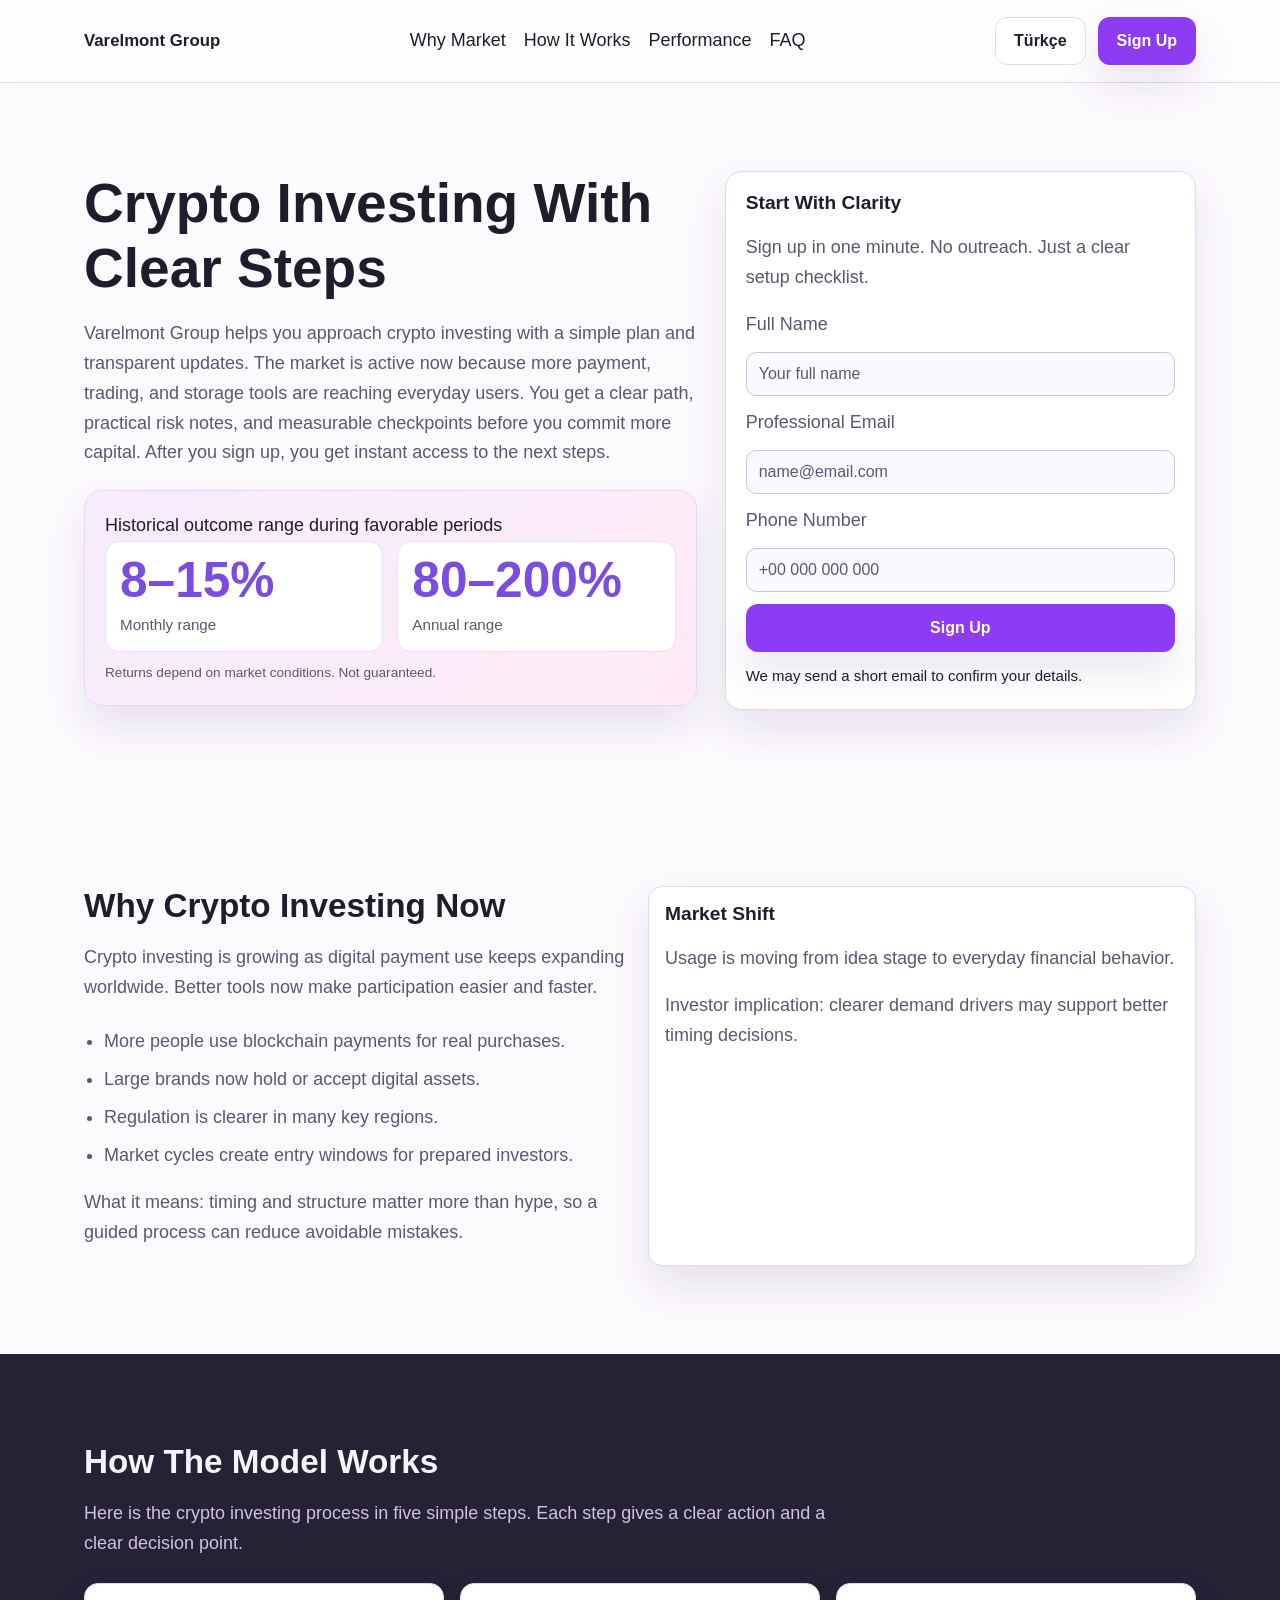
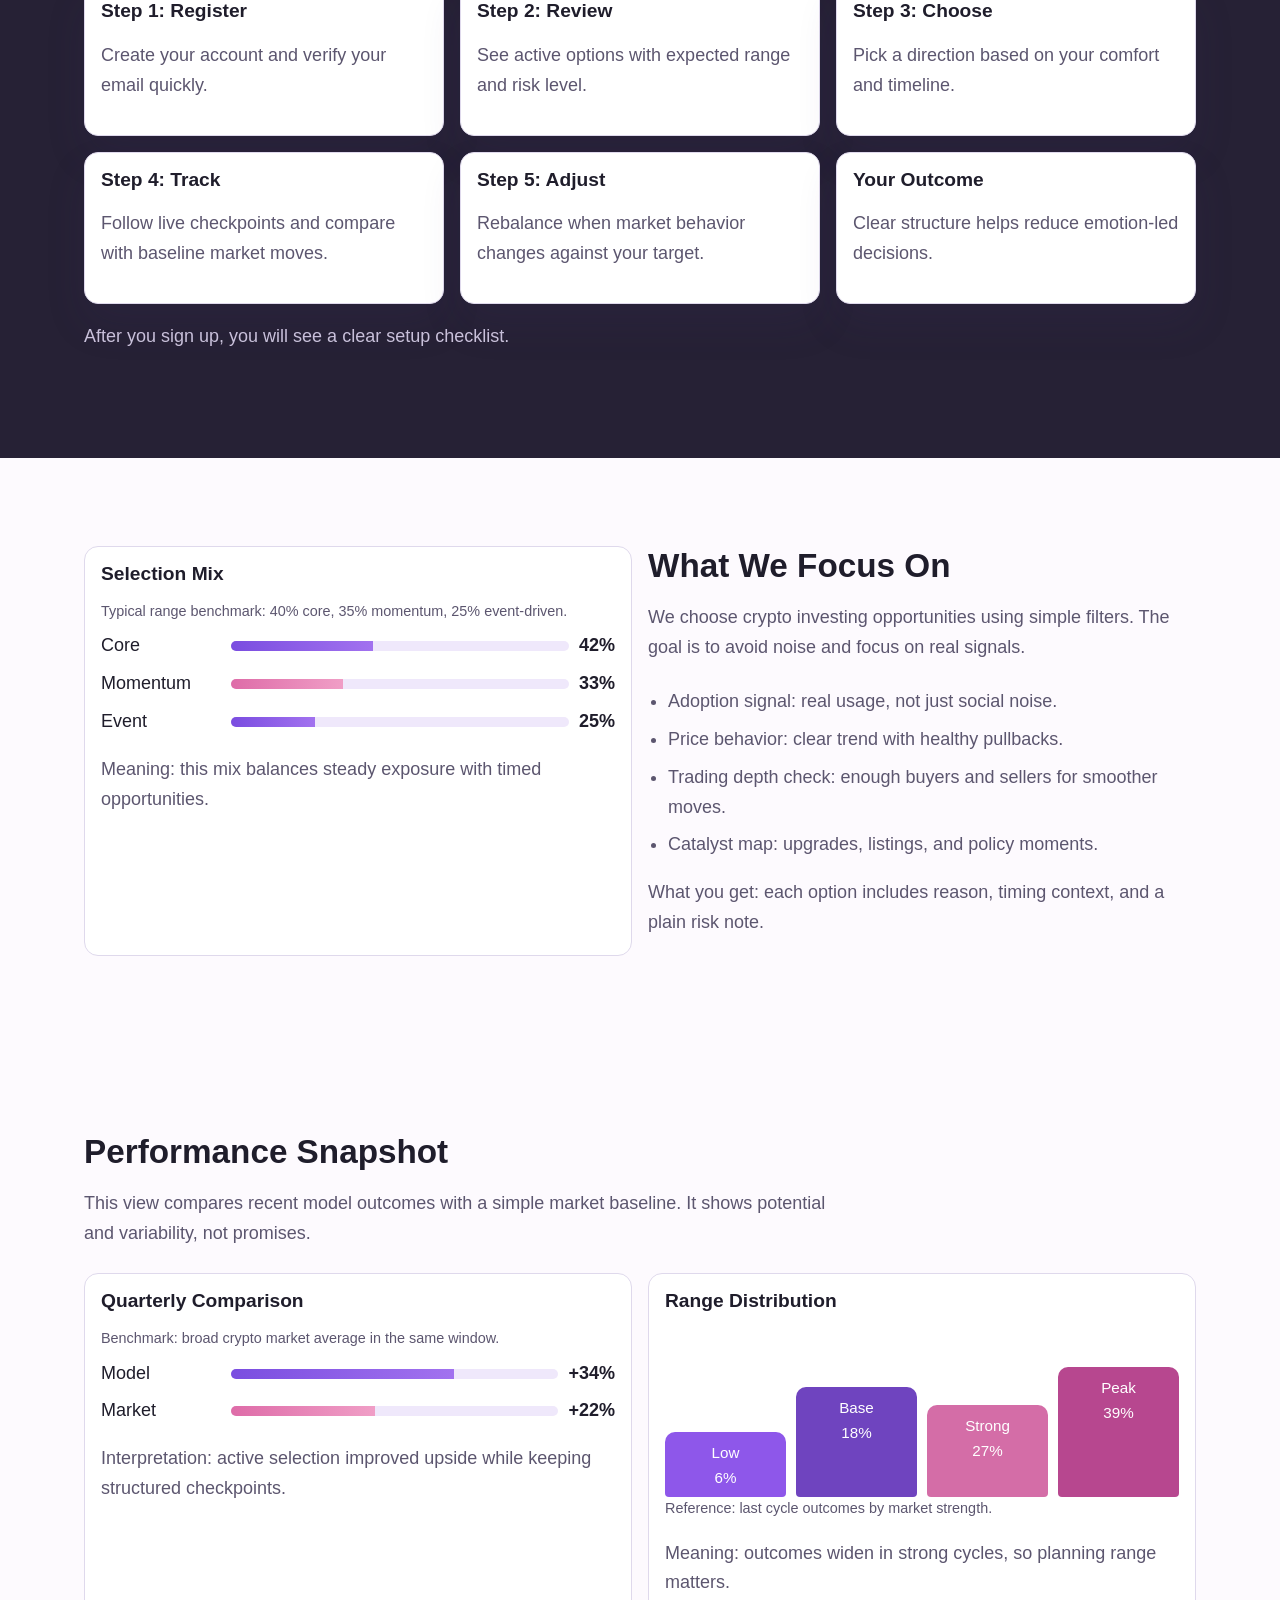
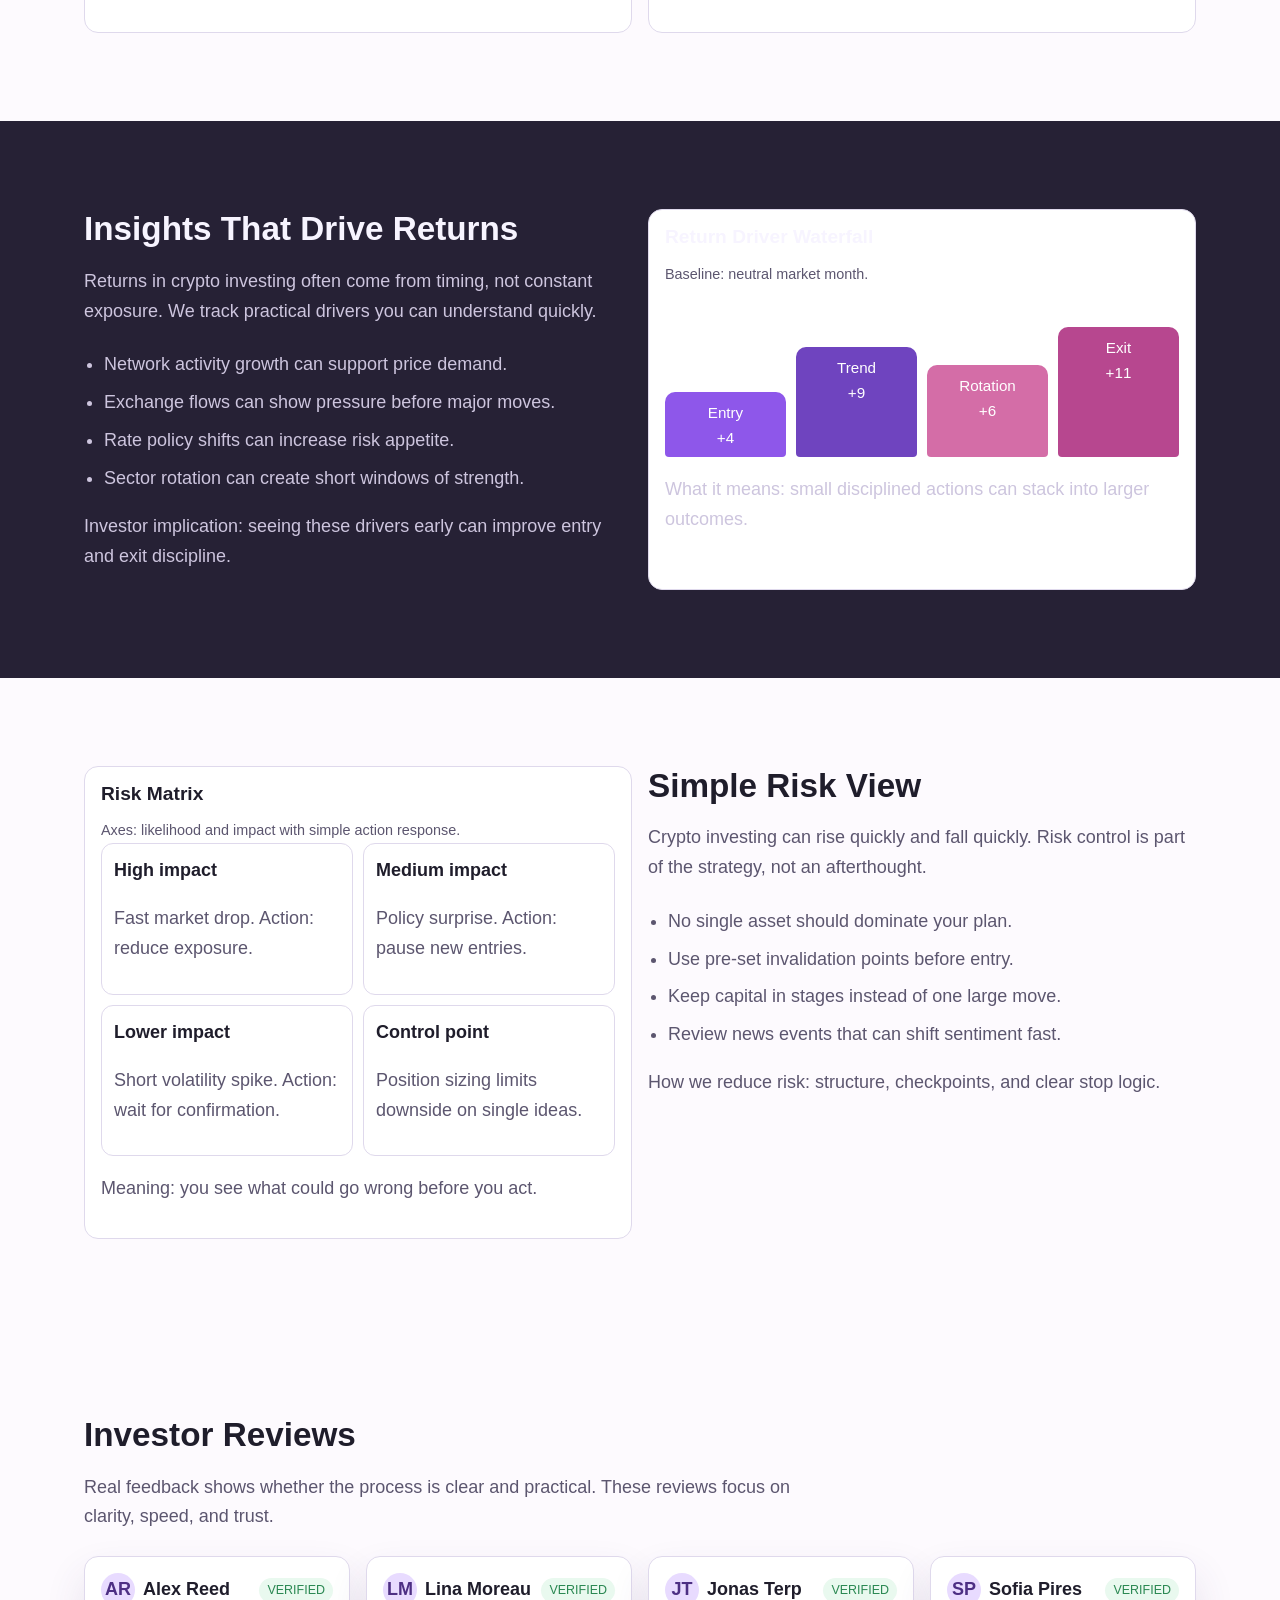
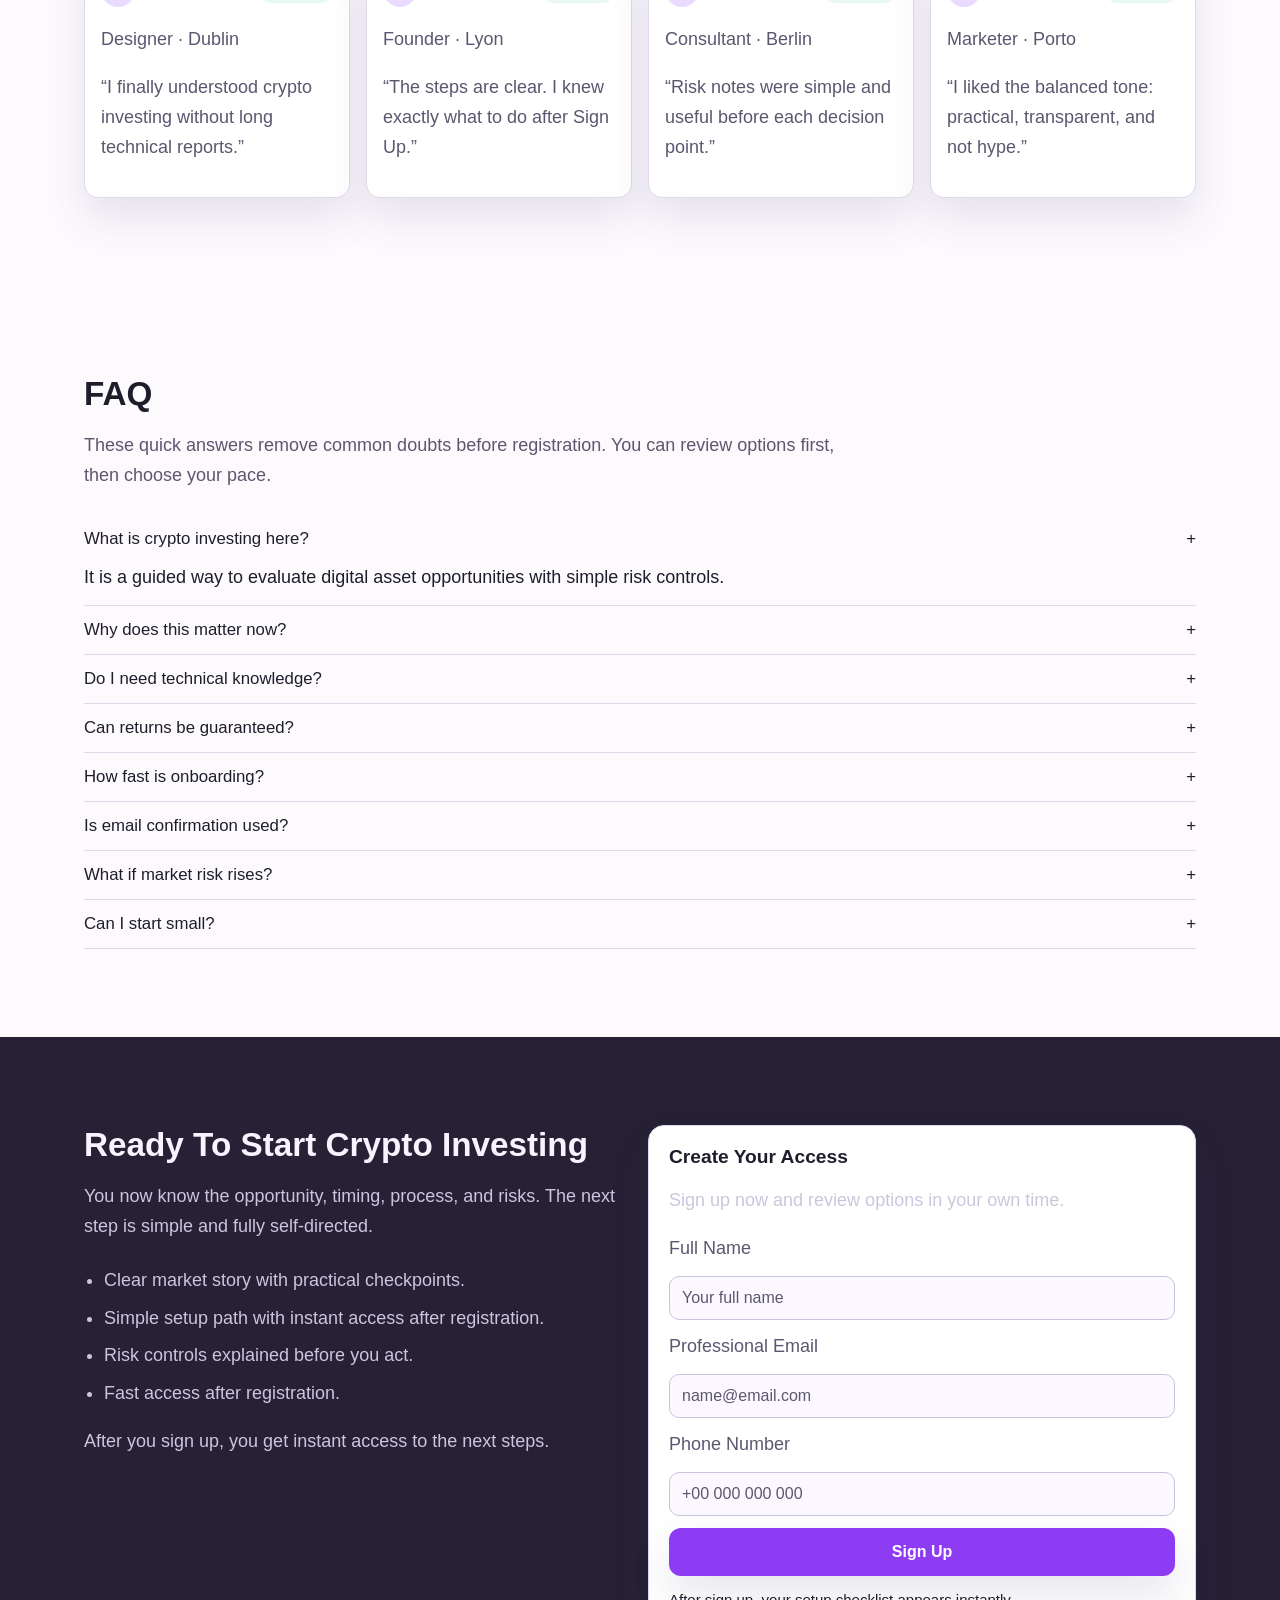
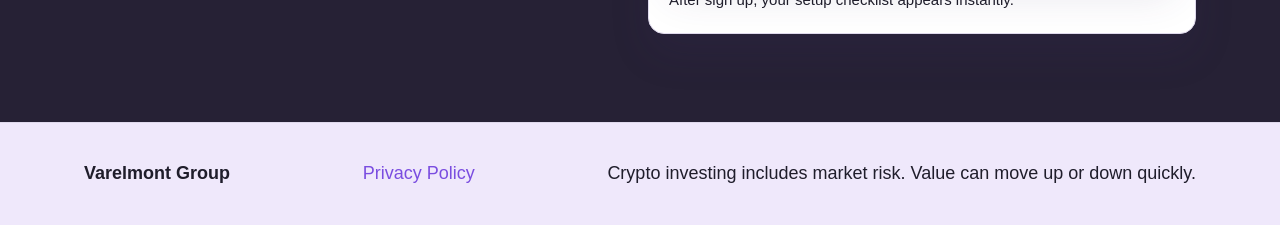
<file: tr/index.html>
<!doctype html>
<html lang="en">
<head>
  <meta charset="UTF-8">
  <meta name="viewport" content="width=device-width, initial-scale=1.0">
  <title>Varelmont Group TR | Crypto Investing Access</title>
  <meta name="description" content="English content for Türkçe route covering crypto investing model, proof points, and FAQ.">
  <link rel="canonical" href="https://www.varelmontgroup.com/tr/index.html">
  <link rel="alternate" hreflang="en" href="https://www.varelmontgroup.com/index.html"> <link rel="alternate" hreflang="de" href="https://www.varelmontgroup.com/de/index.html"> <link rel="alternate" hreflang="fr" href="https://www.varelmontgroup.com/fr/index.html"> <link rel="alternate" hreflang="es" href="https://www.varelmontgroup.com/es/index.html"> <link rel="alternate" hreflang="it" href="https://www.varelmontgroup.com/it/index.html"> <link rel="alternate" hreflang="tr" href="https://www.varelmontgroup.com/tr/index.html"> <link rel="alternate" hreflang="pt" href="https://www.varelmontgroup.com/pt/index.html"> <link rel="alternate" hreflang="ja" href="https://www.varelmontgroup.com/jp/index.html"> <link rel="alternate" hreflang="sk" href="https://www.varelmontgroup.com/sk/index.html"> <link rel="alternate" hreflang="nl-BE" href="https://www.varelmontgroup.com/be/index.html"> <link rel="alternate" hreflang="x-default" href="https://www.varelmontgroup.com/index.html">
  <meta property="og:title" content="Varelmont Group TR | Crypto Investing Access">
  <meta property="og:description" content="English content for Türkçe route covering crypto investing model, proof points, and FAQ.">
  <meta property="og:type" content="website">
  <meta property="og:url" content="https://www.varelmontgroup.com/tr/index.html">
  <meta property="twitter:card" content="summary_large_image">
  <meta property="twitter:title" content="Varelmont Group TR | Crypto Investing Access">
  <meta property="twitter:description" content="English content for Türkçe route covering crypto investing model, proof points, and FAQ.">
  <link rel="stylesheet" href="../assets/style.css">
</head>
<body>
<header class="site-header">
  <div class="container header-inner">
    <a href="../index.html" class="brand">Varelmont Group</a>
    <nav class="nav-links" aria-label="Primary navigation">
      <a href="#why-market">Why Market</a><a href="#model">How It Works</a><a href="#metrics">Performance</a><a href="#faq">FAQ</a>
    </nav>
    <div class="header-actions">
      <div class="lang-wrap">
        <button class="lang-pill" aria-label="Current language">Türkçe</button>
        <div class="lang-menu" role="menu" aria-label="Language selector"><a href="../index.html"><svg class="flag" viewBox="0 0 18 12" aria-hidden="true"><rect width="18" height="12" fill="#0a3a9f"/><path d="M0 0L18 12M18 0L0 12" stroke="#fff" stroke-width="2"/><path d="M0 0L18 12M18 0L0 12" stroke="#d91f26" stroke-width="1"/><path d="M9 0v12M0 6h18" stroke="#fff" stroke-width="3"/><path d="M9 0v12M0 6h18" stroke="#d91f26" stroke-width="1.6"/></svg><span>English</span></a>
<a href="../de/index.html"><svg class="flag" viewBox="0 0 18 12" aria-hidden="true"><rect width="18" height="4" fill="#111"/><rect y="4" width="18" height="4" fill="#c2171d"/><rect y="8" width="18" height="4" fill="#efc83b"/></svg><span>Deutsch</span></a>
<a href="../fr/index.html"><svg class="flag" viewBox="0 0 18 12" aria-hidden="true"><rect width="6" height="12" fill="#1f4db5"/><rect x="6" width="6" height="12" fill="#fff"/><rect x="12" width="6" height="12" fill="#d92d34"/></svg><span>Français</span></a>
<a href="../es/index.html"><svg class="flag" viewBox="0 0 18 12" aria-hidden="true"><rect width="18" height="12" fill="#f2cc3f"/><rect width="18" height="3" fill="#c9242a"/><rect y="9" width="18" height="3" fill="#c9242a"/></svg><span>Español</span></a>
<a href="../it/index.html"><svg class="flag" viewBox="0 0 18 12" aria-hidden="true"><rect width="6" height="12" fill="#1f9649"/><rect x="6" width="6" height="12" fill="#fff"/><rect x="12" width="6" height="12" fill="#d4373d"/></svg><span>Italiano</span></a>
<a href="../tr/index.html"><svg class="flag" viewBox="0 0 18 12" aria-hidden="true"><rect width="18" height="12" fill="#d11d2b"/><circle cx="8" cy="6" r="3.1" fill="#fff"/><circle cx="8.8" cy="6" r="2.3" fill="#d11d2b"/><circle cx="11.9" cy="6" r="1" fill="#fff"/></svg><span>Türkçe</span></a>
<a href="../pt/index.html"><svg class="flag" viewBox="0 0 18 12" aria-hidden="true"><rect width="7" height="12" fill="#167a4a"/><rect x="7" width="11" height="12" fill="#c7323a"/><circle cx="7" cy="6" r="2" fill="#f2d15a"/></svg><span>Português</span></a>
<a href="../jp/index.html"><svg class="flag" viewBox="0 0 18 12" aria-hidden="true"><rect width="18" height="12" fill="#fff"/><circle cx="9" cy="6" r="3" fill="#d12a34"/></svg><span>日本語</span></a>
<a href="../sk/index.html"><svg class="flag" viewBox="0 0 18 12" aria-hidden="true"><rect width="18" height="4" fill="#fff"/><rect y="4" width="18" height="4" fill="#2154bb"/><rect y="8" width="18" height="4" fill="#d33740"/></svg><span>Slovak</span></a>
<a href="../be/index.html"><svg class="flag" viewBox="0 0 18 12" aria-hidden="true"><rect width="6" height="12" fill="#161616"/><rect x="6" width="6" height="12" fill="#f2d146"/><rect x="12" width="6" height="12" fill="#cd343d"/></svg><span>Nederlands (BE)</span></a></div>
      </div>
      <a href="#signup" class="btn btn-primary">Sign Up</a>
      <button class="burger" aria-label="Open menu">☰</button>
    </div>
  </div>
</header>

<div class="mobile-drawer" aria-hidden="true">
  <aside class="drawer-panel" role="dialog" aria-label="Mobile menu">
    <div class="drawer-top"><strong>Menu</strong><button class="close-drawer" aria-label="Close menu">✕</button></div>
    <nav class="drawer-links">
      <a href="#why-market">Why Market</a><a href="#model">How It Works</a><a href="#focus">What We Focus On</a><a href="#metrics">Performance</a><a href="#insights">Insights</a><a href="#risk">Risk</a><a href="#reviews">Reviews</a><a href="#faq">FAQ</a>
    </nav>
    <div class="lang-wrap">
      <button class="lang-pill" aria-label="Current language">Türkçe</button>
      <div class="lang-menu" role="menu"><a href="../index.html"><svg class="flag" viewBox="0 0 18 12" aria-hidden="true"><rect width="18" height="12" fill="#0a3a9f"/><path d="M0 0L18 12M18 0L0 12" stroke="#fff" stroke-width="2"/><path d="M0 0L18 12M18 0L0 12" stroke="#d91f26" stroke-width="1"/><path d="M9 0v12M0 6h18" stroke="#fff" stroke-width="3"/><path d="M9 0v12M0 6h18" stroke="#d91f26" stroke-width="1.6"/></svg><span>English</span></a>
<a href="../de/index.html"><svg class="flag" viewBox="0 0 18 12" aria-hidden="true"><rect width="18" height="4" fill="#111"/><rect y="4" width="18" height="4" fill="#c2171d"/><rect y="8" width="18" height="4" fill="#efc83b"/></svg><span>Deutsch</span></a>
<a href="../fr/index.html"><svg class="flag" viewBox="0 0 18 12" aria-hidden="true"><rect width="6" height="12" fill="#1f4db5"/><rect x="6" width="6" height="12" fill="#fff"/><rect x="12" width="6" height="12" fill="#d92d34"/></svg><span>Français</span></a>
<a href="../es/index.html"><svg class="flag" viewBox="0 0 18 12" aria-hidden="true"><rect width="18" height="12" fill="#f2cc3f"/><rect width="18" height="3" fill="#c9242a"/><rect y="9" width="18" height="3" fill="#c9242a"/></svg><span>Español</span></a>
<a href="../it/index.html"><svg class="flag" viewBox="0 0 18 12" aria-hidden="true"><rect width="6" height="12" fill="#1f9649"/><rect x="6" width="6" height="12" fill="#fff"/><rect x="12" width="6" height="12" fill="#d4373d"/></svg><span>Italiano</span></a>
<a href="../tr/index.html"><svg class="flag" viewBox="0 0 18 12" aria-hidden="true"><rect width="18" height="12" fill="#d11d2b"/><circle cx="8" cy="6" r="3.1" fill="#fff"/><circle cx="8.8" cy="6" r="2.3" fill="#d11d2b"/><circle cx="11.9" cy="6" r="1" fill="#fff"/></svg><span>Türkçe</span></a>
<a href="../pt/index.html"><svg class="flag" viewBox="0 0 18 12" aria-hidden="true"><rect width="7" height="12" fill="#167a4a"/><rect x="7" width="11" height="12" fill="#c7323a"/><circle cx="7" cy="6" r="2" fill="#f2d15a"/></svg><span>Português</span></a>
<a href="../jp/index.html"><svg class="flag" viewBox="0 0 18 12" aria-hidden="true"><rect width="18" height="12" fill="#fff"/><circle cx="9" cy="6" r="3" fill="#d12a34"/></svg><span>日本語</span></a>
<a href="../sk/index.html"><svg class="flag" viewBox="0 0 18 12" aria-hidden="true"><rect width="18" height="4" fill="#fff"/><rect y="4" width="18" height="4" fill="#2154bb"/><rect y="8" width="18" height="4" fill="#d33740"/></svg><span>Slovak</span></a>
<a href="../be/index.html"><svg class="flag" viewBox="0 0 18 12" aria-hidden="true"><rect width="6" height="12" fill="#161616"/><rect x="6" width="6" height="12" fill="#f2d146"/><rect x="12" width="6" height="12" fill="#cd343d"/></svg><span>Nederlands (BE)</span></a></div>
    </div>
    <a href="#signup" class="btn btn-primary">Sign Up</a>
  </aside>
</div>

<main>
<section class="section light" id="hero">
  <div class="container hero-grid">
    <div>
      <h1>Crypto Investing With Clear Steps</h1>
      <p>Varelmont Group helps you approach crypto investing with a simple plan and transparent updates. The market is active now because more payment, trading, and storage tools are reaching everyday users. You get a clear path, practical risk notes, and measurable checkpoints before you commit more capital. After you sign up, you get instant access to the next steps.</p>
      <div class="performance-panel" aria-label="Performance range">
        <div class="muted">Historical outcome range during favorable periods</div>
        <div class="perf-grid">
          <div class="perf-item"><div class="perf-number">8–15%</div><div class="perf-label">Monthly range</div></div>
          <div class="perf-item"><div class="perf-number">80–200%</div><div class="perf-label">Annual range</div></div>
        </div>
        <div class="perf-note">Returns depend on market conditions. Not guaranteed.</div>
      </div>
    </div>
    <aside class="form-card" id="signup">
      <h3 class="form-title">Start With Clarity</h3>
      <p class="form-sub">Sign up in one minute. No outreach. Just a clear setup checklist.</p>
      <div class="form-body">
        <label for="name1">Full Name</label><input id="name1" name="name" autocomplete="name" placeholder="Your full name">
        <label for="email1">Professional Email</label><input id="email1" type="email" name="email" autocomplete="email" placeholder="name@email.com">
        <label for="phone1">Phone Number</label><input id="phone1" name="phone" autocomplete="tel" placeholder="+00 000 000 000">
        <button class="btn btn-primary">Sign Up</button>
        <small class="muted">We may send a short email to confirm your details.</small>
      </div>
    </aside>
  </div>
</section>

<section class="section light" id="why-market">
  <div class="container grid-2">
    <div>
      <h2>Why Crypto Investing Now</h2>
      <p class="small-intro">Crypto investing is growing as digital payment use keeps expanding worldwide. Better tools now make participation easier and faster.</p>
      <ul class="bullet-list"><li>More people use blockchain payments for real purchases.</li><li>Large brands now hold or accept digital assets.</li><li>Regulation is clearer in many key regions.</li><li>Market cycles create entry windows for prepared investors.</li></ul>
      <p>What it means: timing and structure matter more than hype, so a guided process can reduce avoidable mistakes.</p>
    </div>
    <div class="card"><h3>Market Shift</h3><p>Usage is moving from idea stage to everyday financial behavior.</p><p class="muted">Investor implication: clearer demand drivers may support better timing decisions.</p></div>
  </div>
</section>

<section class="section dark" id="model">
  <div class="container">
    <h2>How The Model Works</h2>
    <p class="small-intro">Here is the crypto investing process in five simple steps. Each step gives a clear action and a clear decision point.</p>
    <div class="grid-3">
      <div class="card"><h3>Step 1: Register</h3><p>Create your account and verify your email quickly.</p></div>
      <div class="card"><h3>Step 2: Review</h3><p>See active options with expected range and risk level.</p></div>
      <div class="card"><h3>Step 3: Choose</h3><p>Pick a direction based on your comfort and timeline.</p></div>
      <div class="card"><h3>Step 4: Track</h3><p>Follow live checkpoints and compare with baseline market moves.</p></div>
      <div class="card"><h3>Step 5: Adjust</h3><p>Rebalance when market behavior changes against your target.</p></div>
      <div class="card"><h3>Your Outcome</h3><p>Clear structure helps reduce emotion-led decisions.</p></div>
    </div>
    <p>After you sign up, you will see a clear setup checklist.</p>
  </div>
</section>

<section class="section light" id="focus">
  <div class="container grid-2">
    <div class="chart-box">
      <h3>Selection Mix</h3>
      <div class="benchmark">Typical range benchmark: 40% core, 35% momentum, 25% event-driven.</div>
      <div class="compare-row"><span>Core</span><div class="bar-track"><div class="bar-fill-a" style="width:42%"></div></div><strong>42%</strong></div>
      <div class="compare-row"><span>Momentum</span><div class="bar-track"><div class="bar-fill-b" style="width:33%"></div></div><strong>33%</strong></div>
      <div class="compare-row"><span>Event</span><div class="bar-track"><div class="bar-fill-a" style="width:25%"></div></div><strong>25%</strong></div>
      <p>Meaning: this mix balances steady exposure with timed opportunities.</p>
    </div>
    <div>
      <h2>What We Focus On</h2>
      <p class="small-intro">We choose crypto investing opportunities using simple filters. The goal is to avoid noise and focus on real signals.</p>
      <ul class="bullet-list"><li>Adoption signal: real usage, not just social noise.</li><li>Price behavior: clear trend with healthy pullbacks.</li><li>Trading depth check: enough buyers and sellers for smoother moves.</li><li>Catalyst map: upgrades, listings, and policy moments.</li></ul>
      <p>What you get: each option includes reason, timing context, and a plain risk note.</p>
    </div>
  </div>
</section>

<section class="section light" id="metrics">
  <div class="container">
    <h2>Performance Snapshot</h2>
    <p class="small-intro">This view compares recent model outcomes with a simple market baseline. It shows potential and variability, not promises.</p>
    <div class="grid-2">
      <div class="chart-box">
        <h3>Quarterly Comparison</h3>
        <div class="benchmark">Benchmark: broad crypto market average in the same window.</div>
        <div class="compare-row"><span>Model</span><div class="bar-track"><div class="bar-fill-a" style="width:68%"></div></div><strong>+34%</strong></div>
        <div class="compare-row"><span>Market</span><div class="bar-track"><div class="bar-fill-b" style="width:44%"></div></div><strong>+22%</strong></div>
        <p>Interpretation: active selection improved upside while keeping structured checkpoints.</p>
      </div>
      <div class="chart-box">
        <h3>Range Distribution</h3>
        <div class="waterfall">
          <div class="step-col step-1">Low<br>6%</div>
          <div class="step-col step-2">Base<br>18%</div>
          <div class="step-col step-3">Strong<br>27%</div>
          <div class="step-col step-4">Peak<br>39%</div>
        </div>
        <div class="benchmark">Reference: last cycle outcomes by market strength.</div>
        <p>Meaning: outcomes widen in strong cycles, so planning range matters.</p>
      </div>
    </div>
  </div>
</section>

<section class="section dark" id="insights">
  <div class="container grid-2">
    <div>
      <h2>Insights That Drive Returns</h2>
      <p class="small-intro">Returns in crypto investing often come from timing, not constant exposure. We track practical drivers you can understand quickly.</p>
      <ul class="bullet-list"><li>Network activity growth can support price demand.</li><li>Exchange flows can show pressure before major moves.</li><li>Rate policy shifts can increase risk appetite.</li><li>Sector rotation can create short windows of strength.</li></ul>
      <p>Investor implication: seeing these drivers early can improve entry and exit discipline.</p>
    </div>
    <div class="chart-box">
      <h3>Return Driver Waterfall</h3>
      <div class="benchmark">Baseline: neutral market month.</div>
      <div class="waterfall"><div class="step-col step-1">Entry<br>+4</div><div class="step-col step-2">Trend<br>+9</div><div class="step-col step-3">Rotation<br>+6</div><div class="step-col step-4">Exit<br>+11</div></div>
      <p>What it means: small disciplined actions can stack into larger outcomes.</p>
    </div>
  </div>
</section>

<section class="section light" id="risk">
  <div class="container grid-2">
    <div class="chart-box">
      <h3>Risk Matrix</h3>
      <div class="benchmark">Axes: likelihood and impact with simple action response.</div>
      <div class="matrix">
        <div class="cell"><strong>High impact</strong><p>Fast market drop. Action: reduce exposure.</p></div>
        <div class="cell"><strong>Medium impact</strong><p>Policy surprise. Action: pause new entries.</p></div>
        <div class="cell"><strong>Lower impact</strong><p>Short volatility spike. Action: wait for confirmation.</p></div>
        <div class="cell"><strong>Control point</strong><p>Position sizing limits downside on single ideas.</p></div>
      </div>
      <p>Meaning: you see what could go wrong before you act.</p>
    </div>
    <div>
      <h2>Simple Risk View</h2>
      <p class="small-intro">Crypto investing can rise quickly and fall quickly. Risk control is part of the strategy, not an afterthought.</p>
      <ul class="bullet-list"><li>No single asset should dominate your plan.</li><li>Use pre-set invalidation points before entry.</li><li>Keep capital in stages instead of one large move.</li><li>Review news events that can shift sentiment fast.</li></ul>
      <p>How we reduce risk: structure, checkpoints, and clear stop logic.</p>
    </div>
  </div>
</section>

<section class="section light" id="reviews">
  <div class="container">
    <h2>Investor Reviews</h2>
    <p class="small-intro">Real feedback shows whether the process is clear and practical. These reviews focus on clarity, speed, and trust.</p>
    <div class="grid-4">
      <article class="card"><div class="review-head"><div class="review-id"><span class="avatar">AR</span><strong>Alex Reed</strong></div><span class="verified">VERIFIED</span></div><p class="muted">Designer · Dublin</p><p>“I finally understood crypto investing without long technical reports.”</p></article>
      <article class="card"><div class="review-head"><div class="review-id"><span class="avatar">LM</span><strong>Lina Moreau</strong></div><span class="verified">VERIFIED</span></div><p class="muted">Founder · Lyon</p><p>“The steps are clear. I knew exactly what to do after Sign Up.”</p></article>
      <article class="card"><div class="review-head"><div class="review-id"><span class="avatar">JT</span><strong>Jonas Terp</strong></div><span class="verified">VERIFIED</span></div><p class="muted">Consultant · Berlin</p><p>“Risk notes were simple and useful before each decision point.”</p></article>
      <article class="card"><div class="review-head"><div class="review-id"><span class="avatar">SP</span><strong>Sofia Pires</strong></div><span class="verified">VERIFIED</span></div><p class="muted">Marketer · Porto</p><p>“I liked the balanced tone: practical, transparent, and not hype.”</p></article>
    </div>
  </div>
</section>

<section class="section light" id="faq">
  <div class="container">
    <h2>FAQ</h2>
    <p class="small-intro">These quick answers remove common doubts before registration. You can review options first, then choose your pace.</p>
    <div class="faq-item open"><button class="faq-btn" aria-expanded="true">What is crypto investing here?<span>+</span></button><div class="faq-answer">It is a guided way to evaluate digital asset opportunities with simple risk controls.</div></div>
    <div class="faq-item"><button class="faq-btn">Why does this matter now?<span>+</span></button><div class="faq-answer">Adoption and infrastructure are improving, creating clearer market cycles and entry windows.</div></div>
    <div class="faq-item"><button class="faq-btn">Do I need technical knowledge?<span>+</span></button><div class="faq-answer">No. Every key step uses plain language and practical examples.</div></div>
    <div class="faq-item"><button class="faq-btn">Can returns be guaranteed?<span>+</span></button><div class="faq-answer">No. Returns depend on market conditions and can vary.</div></div>
    <div class="faq-item"><button class="faq-btn">How fast is onboarding?<span>+</span></button><div class="faq-answer">After you sign up, you can review the options and choose what to do next.</div></div>
    <div class="faq-item"><button class="faq-btn">Is email confirmation used?<span>+</span></button><div class="faq-answer">We may send a short email to confirm your details.</div></div>
    <div class="faq-item"><button class="faq-btn">What if market risk rises?<span>+</span></button><div class="faq-answer">The process uses staged entries and predefined exit logic to limit downside decisions.</div></div>
    <div class="faq-item"><button class="faq-btn">Can I start small?<span>+</span></button><div class="faq-answer">Yes. You can begin with a smaller amount and scale only when comfortable.</div></div>
  </div>
</section>

<section class="section dark" id="final-cta">
  <div class="container grid-2">
    <div>
      <h2>Ready To Start Crypto Investing</h2>
      <p class="small-intro">You now know the opportunity, timing, process, and risks. The next step is simple and fully self-directed.</p>
      <ul class="bullet-list"><li>Clear market story with practical checkpoints.</li><li>Simple setup path with instant access after registration.</li><li>Risk controls explained before you act.</li><li>Fast access after registration.</li></ul>
      <p>After you sign up, you get instant access to the next steps.</p>
    </div>
    <aside class="form-card">
      <h3>Create Your Access</h3>
      <p class="form-sub">Sign up now and review options in your own time.</p>
      <div class="form-body">
        <label for="name2">Full Name</label><input id="name2" name="name2" autocomplete="name" placeholder="Your full name">
        <label for="email2">Professional Email</label><input id="email2" type="email" name="email2" autocomplete="email" placeholder="name@email.com">
        <label for="phone2">Phone Number</label><input id="phone2" name="phone2" autocomplete="tel" placeholder="+00 000 000 000">
        <button class="btn btn-primary">Sign Up</button>
        <small class="muted">After sign up, your setup checklist appears instantly.</small>
      </div>
    </aside>
  </div>
</section>
</main>

<footer>
  <div class="container footer-inner">
    <strong>Varelmont Group</strong>
    <a href="#" data-open-privacy>Privacy Policy</a>
    <span>Crypto investing includes market risk. Value can move up or down quickly.</span>
  </div>
</footer>

<div class="modal" id="privacyModal" aria-hidden="true">
  <div class="modal-card" role="dialog" aria-modal="true" aria-label="Privacy Policy">
    <div class="modal-top"><h2>Privacy Policy</h2><button class="modal-close-x" data-close-privacy aria-label="Close policy">✕</button></div>
    <h3>Introduction</h3><p>We explain what data we collect and why in clear language.</p>
    <h3>Data collection</h3><p>We collect name, email, phone, usage logs, and form actions.</p>
    <h3>Legal basis</h3><p>We process data for service delivery, security, and legal duties.</p>
    <h3>Cookies</h3><p>Cookies help session stability, traffic analysis, and fraud prevention.</p>
    <h3>Retention</h3><p>We keep data only as long as needed for service and legal records.</p>
    <h3>Third-party sharing</h3><p>We share limited data with vetted providers for hosting and email delivery.</p>
    <h3>Security</h3><p>We use access controls, encryption, and monitoring to protect data.</p>
    <h3>User rights</h3><p>You can request access, correction, deletion, or usage limits where allowed.</p>
    <h3>International transfers</h3><p>Some providers process data across borders under contractual protections.</p>
    <h3>Industry risk disclosure</h3><p>Digital asset markets are volatile and can change quickly with policy shifts.</p>
    <h3>Contact</h3><p>For privacy questions, email privacy@varelmontgroup.com.</p>
    <div class="modal-foot"><button class="modal-close-btn" data-close-privacy>Close</button></div>
  </div>
</div>

<script type="application/ld+json">{"@context":"https://schema.org","@graph":[{"@type":"Organization","name":"Varelmont Group","url":"https://www.varelmontgroup.com/"},{"@type":"WebSite","name":"Varelmont Group","url":"https://www.varelmontgroup.com/tr/index.html"},{"@type":"FAQPage","mainEntity":[{"@type":"Question","name":"What is crypto investing here?","acceptedAnswer":{"@type":"Answer","text":"A guided way to evaluate digital asset opportunities with simple risk controls."}},{"@type":"Question","name":"Can returns be guaranteed?","acceptedAnswer":{"@type":"Answer","text":"No. Returns depend on market conditions and can vary."}}]},{"@type":"Review","author":{"@type":"Person","name":"Alex Reed"},"reviewRating":{"@type":"Rating","ratingValue":"5"},"reviewBody":"I finally understood crypto investing without long technical reports."}]}</script>
<script src="../assets/app.js" defer></script>
</body>
</html>
</file>
<file: assets/style.css>
/* PALETTE FAMILY: Slate + Rose */
/* CTA COLOR FAMILY: Plum Rose */
/* PAGE BALANCE: light-dominant */
/* HERO TEMPERATURE: neutral */

:root {
  --text-strong: #1f1d2b;
  --text-muted: #5c566f;
  --text-on-dark: #f7f4ff;
  --text-muted-on-dark: #cdc5de;
  --surface-0: #f8f5fb;
  --surface-1: #fdfafe;
  --surface-2: #262135;
  --surface-card: #ffffff;
  --border-subtle: #dfd9ec;
  --input-bg: #fbf9ff;
  --input-border: #cbc2df;
  --focus-ring: #dbc9ff;
  --shadow-soft: 0 20px 40px rgba(69, 51, 105, 0.12);
  --accent-a: #7a4de0;
  --accent-b: #de6ca8;
  --cta: #8e3cf4;
  --cta-hover: #7632ca;
  --btn-height: 48px;
}

* { box-sizing: border-box; }
html, body { margin: 0; padding: 0; overflow-x: hidden; }
body {
  font-family: Inter, "Segoe UI", Arial, sans-serif;
  font-size: 18px;
  line-height: 1.66;
  color: var(--text-strong);
  background: var(--surface-0);
}

p, li, label, .faq-answer, footer { font-size: 18px; line-height: 1.66; }
a { color: var(--accent-a); text-decoration: none; }
a:hover { text-decoration: underline; }

.container { max-width: 1160px; margin: 0 auto; padding: 0 24px; }
.section { padding: 88px 0; position: relative; overflow: clip; }
.section.light { background: var(--surface-1); color: var(--text-strong); }
.section.light p, .section.light li { color: var(--text-muted); }
.section.dark { background: var(--surface-2); color: var(--text-on-dark); }
.section.dark p, .section.dark li { color: var(--text-muted-on-dark); }

h1, h2, h3 { margin: 0 0 14px; line-height: 1.18; }
h1 { font-size: clamp(2rem, 4.3vw, 3.7rem); }
h2 { font-size: clamp(1.55rem, 2.6vw, 2.4rem); }
h3 { font-size: 1.2rem; }
.small-intro { max-width: 760px; margin-bottom: 24px; }

header.site-header {
  position: sticky;
  top: 0;
  z-index: 90;
  background: #fffc;
  backdrop-filter: blur(8px);
  border-bottom: 1px solid var(--border-subtle);
}
.header-inner {
  display: flex;
  justify-content: space-between;
  align-items: center;
  min-height: 82px;
  gap: 18px;
}
.brand { font-weight: 700; font-size: 1.05rem; color: var(--text-strong); }
.nav-links { display: flex; gap: 18px; align-items: center; min-width: 0; }
.nav-links a { font-weight: 500; color: var(--text-strong); }
.header-actions { display: flex; align-items: center; gap: 12px; }

.btn, .lang-pill {
  height: var(--btn-height);
  padding: 0 18px;
  border-radius: 12px;
  border: 1px solid transparent;
  font-size: 1rem;
  font-weight: 600;
  display: inline-flex;
  align-items: center;
  justify-content: center;
}
.btn-primary {
  background: var(--cta);
  color: #fff;
  box-shadow: var(--shadow-soft);
}
.btn-primary:hover { background: var(--cta-hover); text-decoration: none; }
.btn-primary:focus-visible, .lang-pill:focus-visible, input:focus-visible, button:focus-visible {
  outline: none;
  box-shadow: 0 0 0 4px var(--focus-ring);
}
.lang-wrap { position: relative; }
.lang-pill {
  background: var(--surface-card);
  color: var(--text-strong);
  border-color: var(--border-subtle);
  cursor: pointer;
}
.lang-menu {
  position: absolute;
  right: 0;
  top: calc(100% + 8px);
  width: 250px;
  padding: 10px;
  background: var(--surface-card);
  border: 1px solid var(--border-subtle);
  border-radius: 14px;
  box-shadow: var(--shadow-soft);
  display: none;
}
.lang-wrap.open .lang-menu { display: block; }
.lang-menu a { display: flex; gap: 10px; align-items: center; padding: 9px 8px; border-radius: 8px; color: var(--text-strong); }
.lang-menu a:hover { background: #f4effd; text-decoration: none; }
.flag { width: 18px; height: 12px; display: block; border-radius: 2px; border: 1px solid #00000022; }

.burger {
  display: none;
  height: var(--btn-height);
  width: 56px;
  border-radius: 12px;
  border: 1px solid var(--border-subtle);
  background: var(--surface-card);
}

.mobile-drawer {
  position: fixed;
  inset: 0;
  background: #1e1830cc;
  opacity: 0;
  pointer-events: none;
  transition: opacity .25s ease;
  z-index: 120;
}
.mobile-drawer.open { opacity: 1; pointer-events: auto; }
.drawer-panel {
  margin-left: auto;
  height: 100%;
  width: min(380px, 100%);
  background: var(--surface-card);
  padding: 18px;
  display: flex;
  flex-direction: column;
  gap: 14px;
}
.drawer-top { display: flex; justify-content: space-between; align-items: center; }
.close-drawer { border: 1px solid var(--border-subtle); background: var(--surface-1); border-radius: 10px; height: 42px; width: 42px; }
.drawer-links { display: flex; flex-direction: column; gap: 9px; }
.drawer-links a { padding: 8px; border-radius: 8px; color: var(--text-strong); }
.no-scroll { overflow: hidden; }

.hero-grid {
  display: grid;
  grid-template-columns: minmax(0, 1.3fr) minmax(0, 1fr);
  gap: 28px;
  align-items: start;
}
.performance-panel {
  margin-top: 22px;
  background: linear-gradient(135deg, #f6edff, #ffeaf4);
  border: 1px solid #e7d8fb;
  border-radius: 18px;
  padding: 20px;
  box-shadow: var(--shadow-soft);
}
.perf-grid { display: grid; grid-template-columns: repeat(2, minmax(0,1fr)); gap: 14px; }
.perf-item { background: #fff; border: 1px solid #eadff8; border-radius: 14px; padding: 14px; min-width: 0; }
.perf-number { font-size: clamp(2rem, 4.4vw, 3.1rem); font-weight: 700; color: var(--accent-a); line-height: 1; }
.perf-label { color: var(--text-muted); font-size: .95rem; margin-top: 6px; }
.perf-note { font-size: .85rem; color: var(--text-muted); margin-top: 10px; }

.form-card {
  background: var(--surface-card);
  color: var(--text-strong);
  border: 1px solid var(--border-subtle);
}

.form-card h3, .form-card .form-title { color: var(--text-strong); }
.form-card p, .form-card .form-sub { color: var(--text-muted); }

.form-card label { color: var(--text-muted); }
.form-card input {
  background: var(--input-bg);
  color: var(--text-strong);
  border: 1px solid var(--input-border);
}
.form-card input::placeholder { color: var(--text-muted); }

.form-card input:focus {
  outline: none;
  box-shadow: 0 0 0 4px var(--focus-ring);
  border-color: transparent;
}
.form-card { padding: 20px; border-radius: 16px; box-shadow: var(--shadow-soft); }
.form-card form, .form-body { display: grid; gap: 12px; }
.form-card input { width: 100%; padding: 12px; border-radius: 10px; font-size: 1rem; }
.form-card button { width: 100%; }

.grid-2, .grid-3, .grid-4 { display: grid; gap: 16px; }
.grid-2 { grid-template-columns: repeat(2, minmax(0,1fr)); }
.grid-3 { grid-template-columns: repeat(3, minmax(0,1fr)); }
.grid-4 { grid-template-columns: repeat(4, minmax(0,1fr)); }
.grid-2 > *, .grid-3 > *, .grid-4 > * { min-width: 0; max-width: 100%; }

/* CARD CONTRAST LOCK */
.card{
  background: var(--surface-card);
  color: var(--text-strong);
  border: 1px solid var(--border-subtle);
}
.card p, .card li, .card .muted{
  color: var(--text-muted);
}
.section.dark .card{
  background: var(--surface-card);
  color: var(--text-strong);
}
.section.dark .card p, .section.dark .card li, .section.dark .card .muted{
  color: var(--text-muted);
}

/* Absolute bans */
.card, .card * { opacity: 1 !important; }
.card p, .card li { opacity: 1 !important; }

.card { border-radius: 14px; padding: 16px; box-shadow: var(--shadow-soft); }
.bullet-list { margin: 12px 0 0; padding-left: 20px; display: grid; gap: 8px; }

.chart-box { border-radius: 14px; border: 1px solid var(--border-subtle); background: #fff; padding: 16px; }
.benchmark { font-size: .9rem; color: var(--text-muted); }
.compare-row { display: grid; grid-template-columns: 120px 1fr auto; gap: 10px; align-items: center; margin: 8px 0; }
.bar-track { height: 10px; border-radius: 999px; background: #efe8fb; overflow: hidden; }
.bar-fill-a { height: 100%; background: linear-gradient(90deg, var(--accent-a), #a272ef); width: 72%; }
.bar-fill-b { height: 100%; background: linear-gradient(90deg, var(--accent-b), #f09ec6); width: 49%; }

.waterfall { display: flex; align-items: end; gap: 10px; min-height: 170px; }
.step-col { flex: 1; min-width: 0; border-radius: 10px 10px 4px 4px; padding: 8px; color: #fff; text-align: center; font-size: .95rem; }
.step-1 { background: #8e57ea; height: 65px; }
.step-2 { background: #6f44bf; height: 110px; }
.step-3 { background: #d46da7; height: 92px; }
.step-4 { background: #b7478f; height: 130px; }

.matrix { display: grid; grid-template-columns: repeat(2, minmax(0,1fr)); gap: 10px; }
.matrix .cell { border-radius: 12px; border: 1px solid var(--border-subtle); padding: 12px; background: #fff; }

.review-head { display: flex; align-items: center; justify-content: space-between; gap: 8px; margin-bottom: 10px; }
.review-id { display: flex; align-items: center; gap: 8px; min-width: 0; }
.avatar { width: 34px; height: 34px; border-radius: 50%; background: #e8dbff; color: #4d2f84; display: inline-flex; align-items: center; justify-content: center; font-weight: 700; }
.verified { font-size: .78rem; color: #2a8852; background: #e9f9ef; border-radius: 999px; padding: 2px 8px; }

.faq-item { border-bottom: 1px solid var(--border-subtle); }
.faq-btn { width: 100%; text-align: left; background: none; border: 0; color: inherit; padding: 14px 0; font-size: 1.05rem; display: flex; justify-content: space-between; align-items: center; }
.faq-answer { max-height: 0; overflow: hidden; transition: max-height .25s ease; padding-right: 28px; }
.faq-item.open .faq-answer { max-height: 160px; padding-bottom: 12px; }

footer { padding: 36px 0; background: #efe8fb; color: var(--text-strong); border-top: 1px solid var(--border-subtle); }
.footer-inner { display: flex; justify-content: space-between; gap: 16px; flex-wrap: wrap; }

.modal {
  position: fixed;
  inset: 0;
  display: none;
  align-items: center;
  justify-content: center;
  background: #1a1328b8;
  z-index: 140;
}
.modal.open { display: flex; }
.modal-card {
  width: min(860px, calc(100% - 28px));
  max-height: 86vh;
  overflow: auto;
  background: #fff;
  border-radius: 16px;
  border: 1px solid var(--border-subtle);
  padding: 22px;
}
.modal-top { display: flex; justify-content: space-between; align-items: center; }
.modal-close-x, .modal-close-btn { border: 1px solid var(--border-subtle); background: var(--surface-1); border-radius: 10px; padding: 8px 12px; }
.modal-foot { display: flex; justify-content: flex-start; margin-top: 16px; }

@media (max-width: 900px) {
  .nav-links, .header-actions .lang-wrap, .header-actions .btn-primary { display: none; }
  .burger { display: inline-flex; align-items: center; justify-content: center; }
  .hero-grid, .grid-3, .grid-4, .grid-2 { grid-template-columns: 1fr; }
  .section { padding: 70px 0; }
}
</file>
